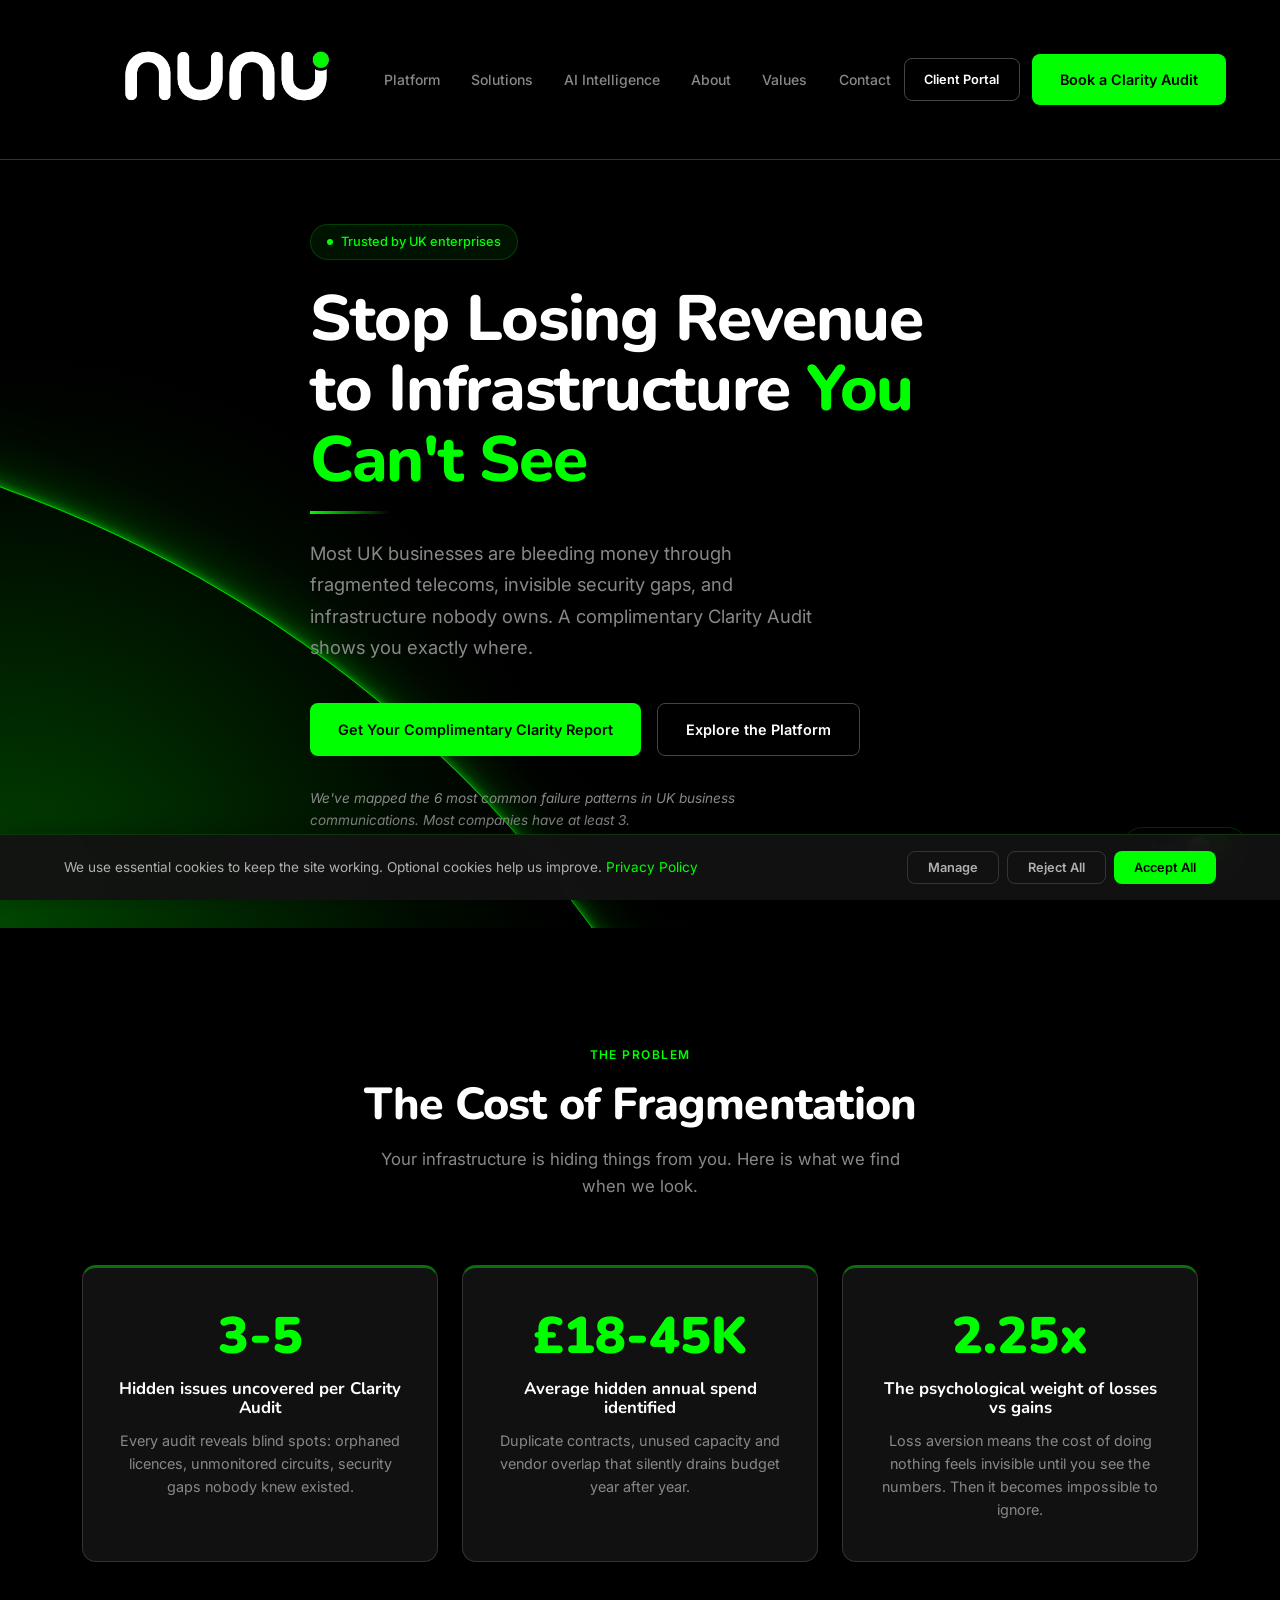
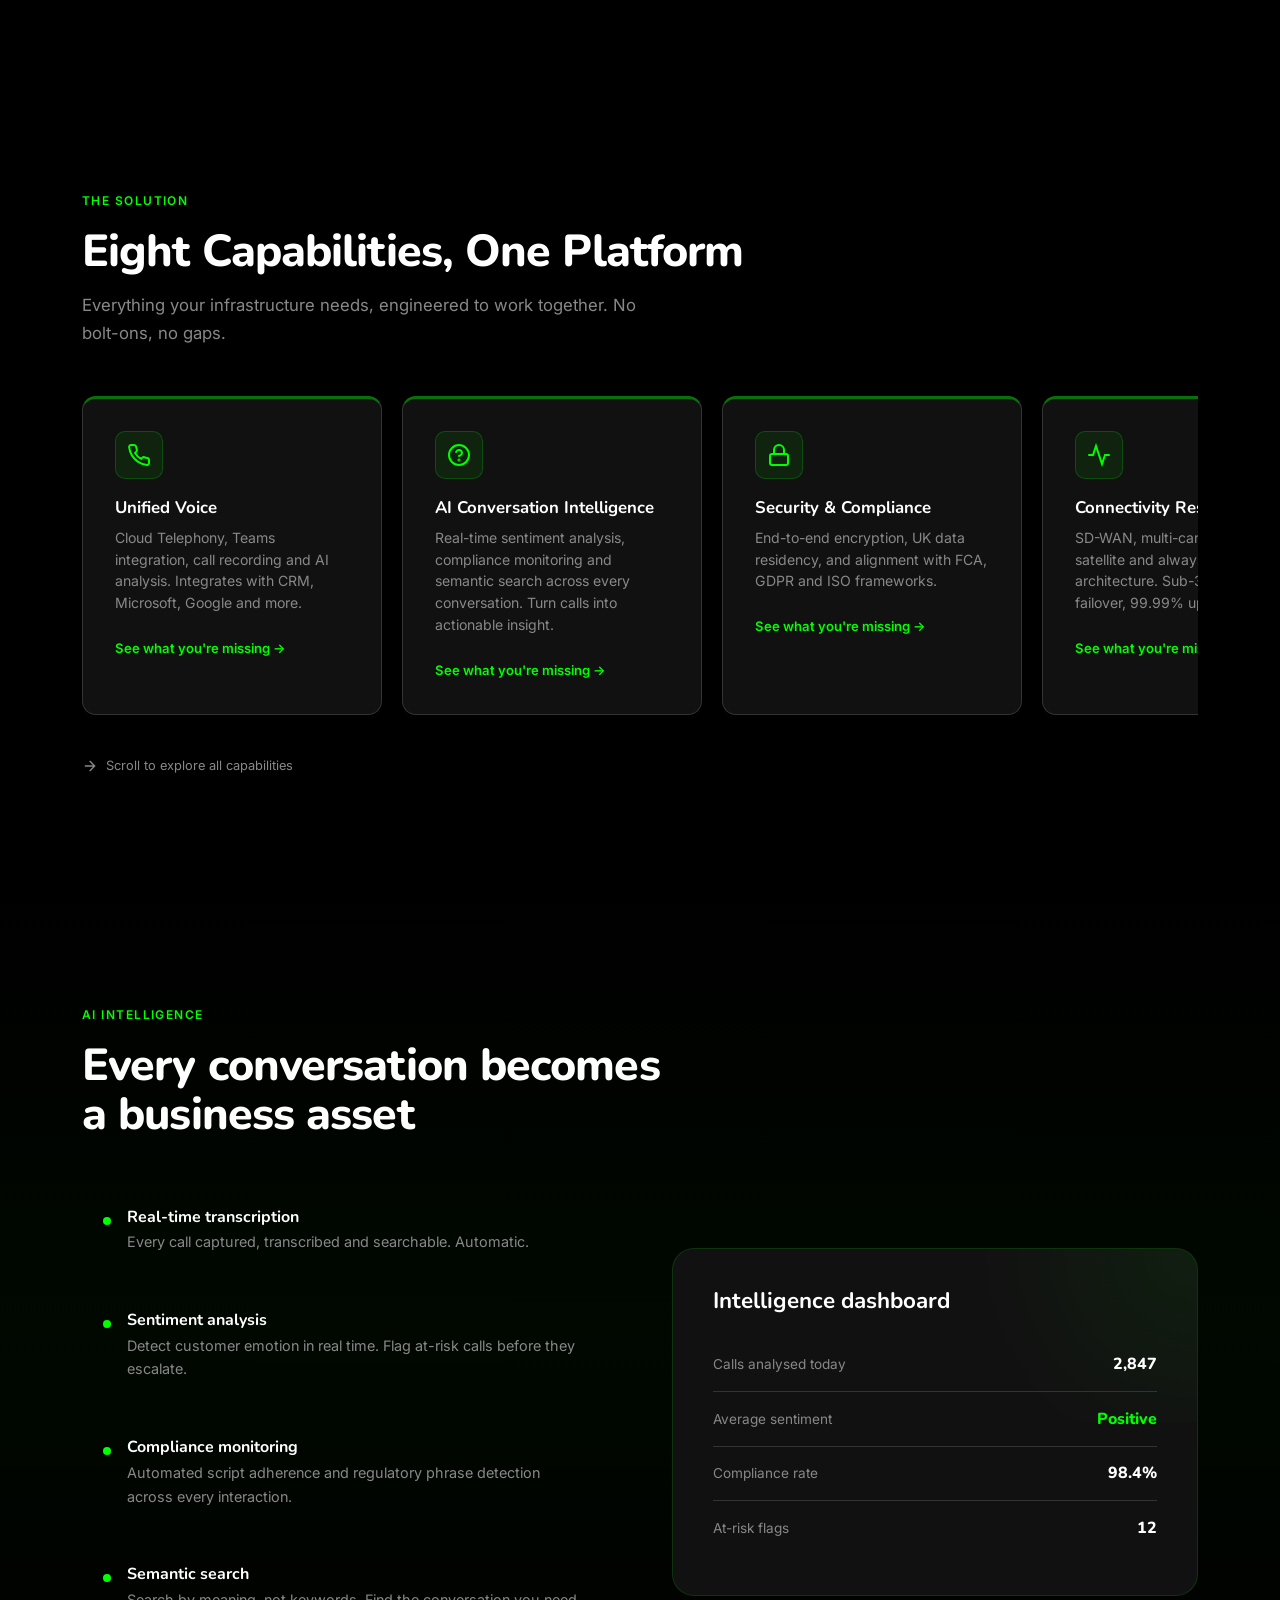
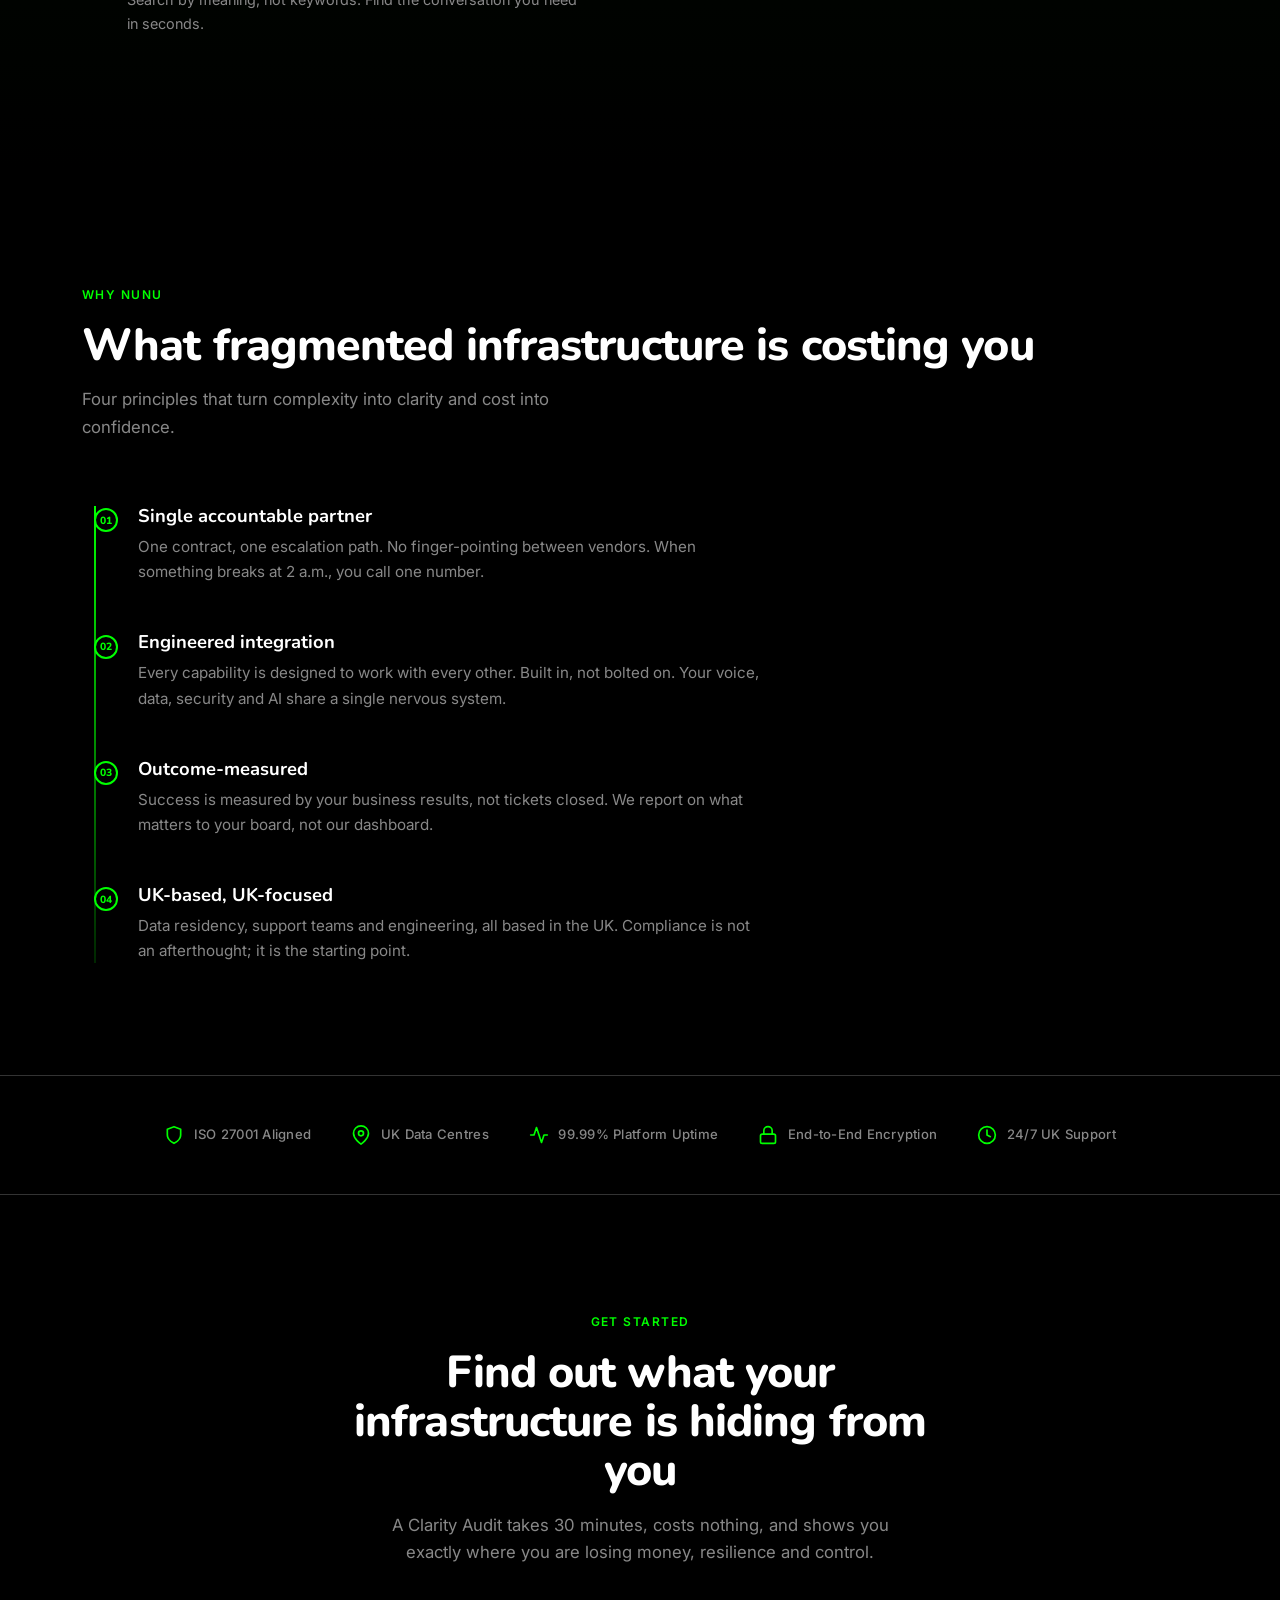
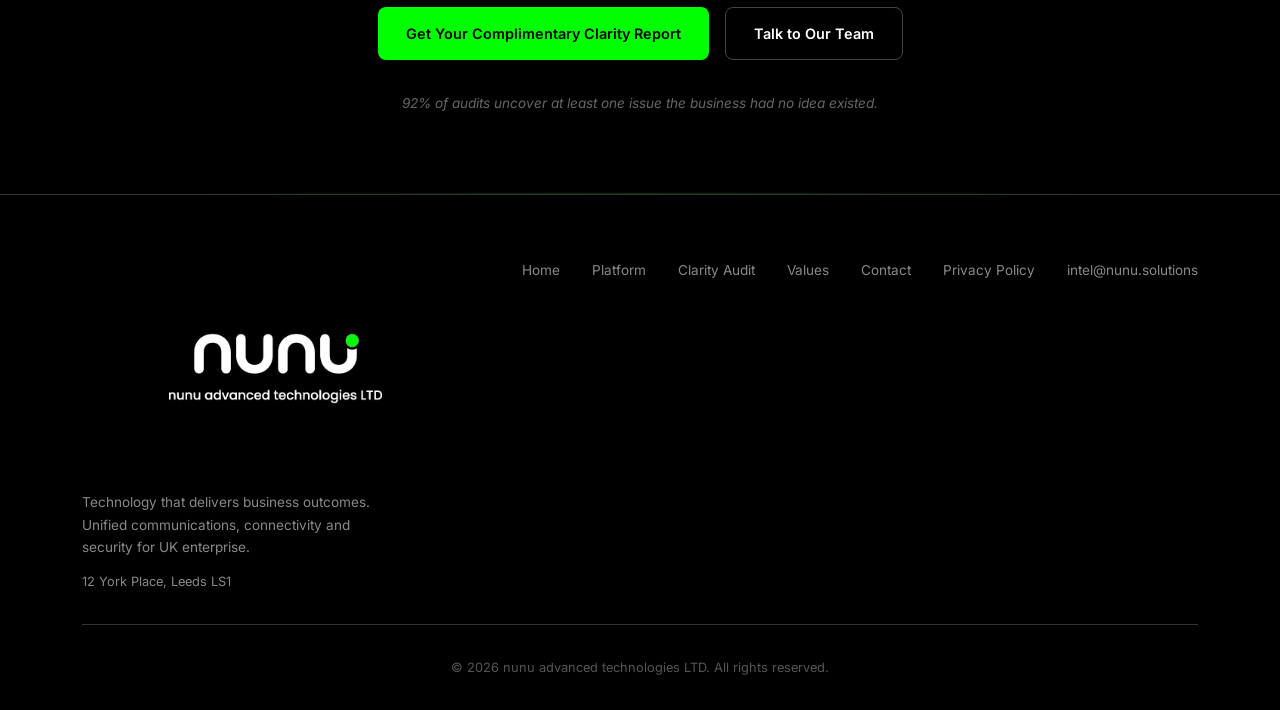
<file: index.html>
<!DOCTYPE html>
<html lang="en">
<head>
    <meta charset="UTF-8">
    <meta name="viewport" content="width=device-width, initial-scale=1.0">
    <title>Enterprise Communications Platform for UK Business | nunu</title>
    <link rel="icon" type="image/svg+xml" href="favicon.svg">
    <meta name="description" content="nunu unifies Cloud Telephony, connectivity, security, WhatsApp contact centre, CRM and AI into one managed platform. 99.99% uptime, UK data residency.">
    <link rel="canonical" href="https://nunu.solutions/">
    <meta property="og:type" content="website">
    <meta property="og:url" content="https://nunu.solutions/">
    <meta property="og:title" content="Enterprise Communications Platform for UK Business | nunu">
    <meta property="og:description" content="nunu unifies Cloud Telephony, connectivity, security, WhatsApp contact centre, CRM integration and AI into one managed platform. 99.99% uptime, UK data residency.">
    <meta property="og:image" content="https://nunu.solutions/nunu_Logo_High_Res_Asset.png">
    <meta name="twitter:card" content="summary_large_image">
    <meta name="twitter:title" content="Enterprise Communications Platform for UK Business | nunu">
    <meta name="twitter:description" content="nunu unifies voice, connectivity, security and AI into one managed platform. 99.99% uptime, UK data residency, 24/7 support.">
    <meta name="twitter:image" content="https://nunu.solutions/nunu_Logo_High_Res_Asset.png">
    <link rel="stylesheet" href="theme-toggle.css?v=12">
    <script>(function(){var t=localStorage.getItem('nunu-theme');if(t)document.documentElement.setAttribute('data-theme',t);})()</script>
    <link rel="preconnect" href="https://fonts.googleapis.com">
    <link rel="preconnect" href="https://fonts.gstatic.com" crossorigin>
    <link href="https://fonts.googleapis.com/css2?family=Nunito:wght@400;600;700;800;900&family=Inter:wght@300;400;500;600&display=swap" rel="stylesheet">
    <style>
        *, *::before, *::after { box-sizing: border-box; margin: 0; padding: 0; }

        :root {
            --black: #000000;
            --white: #FFFFFF;
            --green: #00FF00;
            --muted: #888888;
            --border: #333333;
            --card-bg: #111111;
            --font-display: 'Nunito', sans-serif;
            --font-body: 'Inter', sans-serif;
            --nav-h: 160px;
            --max: 1180px;
            --ease: cubic-bezier(0.25, 0.46, 0.45, 0.94);
        }

        html { scroll-behavior: smooth; overflow-x: hidden; }

        body {
            background: var(--black);
            color: var(--white);
            font-family: var(--font-body);
            font-size: 16px;
            line-height: 1.65;
            overflow-x: hidden;
            -webkit-font-smoothing: antialiased;
        }

        h1, h2, h3, h4 { font-family: var(--font-display); font-weight: 800; line-height: 1.1; }
        h1 { font-size: clamp(2.4rem, 5vw, 4rem); letter-spacing: -0.02em; }
        h2 { font-size: clamp(1.8rem, 3.5vw, 2.8rem); letter-spacing: -0.02em; }
        h3 { font-size: 1.2rem; font-weight: 700; }
        p { color: var(--muted); }
        a { text-decoration: none; color: inherit; }

        .eyebrow {
            display: inline-block;
            font-family: var(--font-body);
            font-size: 0.75rem;
            font-weight: 600;
            letter-spacing: 0.12em;
            text-transform: uppercase;
            color: var(--green);
            margin-bottom: 1rem;
        }

        .container { max-width: var(--max); margin: 0 auto; padding: 0 2rem; }

        .btn {
            display: inline-flex;
            align-items: center;
            gap: 0.5rem;
            font-family: var(--font-body);
            font-size: 0.9rem;
            font-weight: 600;
            padding: 0.85rem 1.75rem;
            border-radius: 8px;
            cursor: pointer;
            transition: background 0.2s var(--ease), box-shadow 0.2s var(--ease), transform 0.2s var(--ease), border-color 0.2s var(--ease), color 0.2s var(--ease);
            border: none;
            white-space: nowrap;
        }

        .btn-primary { background: var(--green); color: var(--black); }
        .btn-primary:hover, .btn-primary.active { background: #33ff33; box-shadow: 0 0 32px rgba(0,255,0,0.3); transform: translateY(-1px); }
        .btn-outline { background: transparent; color: var(--white); border: 1px solid #444; }
        .btn-outline:hover, .btn-outline.active { border-color: var(--green); color: var(--green); transform: translateY(-1px); }
        .btn:active { transform: scale(0.97); }

        /* REVEAL ANIMATIONS */
        .reveal { opacity: 0; transform: translateY(30px); transition: opacity 0.7s var(--ease), transform 0.7s var(--ease); }
        .reveal.visible { opacity: 1; transform: translateY(0); }
        .reveal-delay-1 { transition-delay: 0.1s; }
        .reveal-delay-2 { transition-delay: 0.2s; }
        .reveal-delay-3 { transition-delay: 0.3s; }

        /* CURSOR GLOW */
        .cursor-glow {
            position: fixed;
            width: 600px;
            height: 600px;
            border-radius: 50%;
            background: radial-gradient(circle, rgba(0,255,0,0.06) 0%, transparent 70%);
            pointer-events: none;
            z-index: 0;
            transform: translate(-50%, -50%);
            transition: opacity 0.3s;
            opacity: 0;
        }
        .cursor-glow.active { opacity: 1; }

        /* GLOBAL POLISH */
        ::selection { background: rgba(0,255,0,0.25); color: var(--white); }
        a:focus-visible, .btn:focus-visible, button:focus-visible, input:focus-visible, select:focus-visible, textarea:focus-visible {
            outline: 2px solid var(--green);
            outline-offset: 2px;
        }
        html { scrollbar-width: thin; scrollbar-color: rgba(0,255,0,0.3) transparent; }
        ::-webkit-scrollbar { width: 8px; }
        ::-webkit-scrollbar-track { background: transparent; }
        ::-webkit-scrollbar-thumb { background: rgba(0,255,0,0.3); border-radius: 4px; }
        ::-webkit-scrollbar-thumb:hover { background: rgba(0,255,0,0.5); }

        /* PAGE TRANSITIONS */
        body {
            animation: page-fade-in 0.4s var(--ease) both;
        }
        @keyframes page-fade-in {
            from { opacity: 0; }
            to { opacity: 1; }
        }
        body.page-leaving {
            animation: page-fade-out 0.25s var(--ease) both;
        }
        @keyframes page-fade-out {
            from { opacity: 1; }
            to { opacity: 0; }
        }

        /* NAV */
        nav {
            position: fixed;
            top: 0; left: 0; right: 0;
            z-index: 100;
            height: var(--nav-h);
            display: flex;
            align-items: center;
            background: rgba(0,0,0,0.92);
            backdrop-filter: blur(20px);
            -webkit-backdrop-filter: blur(20px);
            border-bottom: 1px solid var(--border);
        }
        .nav-inner {
            display: flex;
            align-items: center;
            justify-content: space-between;
            width: 100%;
            max-width: var(--max);
            margin: 0 auto;
            padding: 0 2rem;
        }
        .nav-logo img { height: 288px; width: auto; filter: brightness(0) invert(1); }
        .nav-links { display: flex; align-items: center; gap: 0.25rem; list-style: none; }
        .nav-links a {
            font-size: 0.875rem;
            font-weight: 500;
            color: var(--muted);
            padding: 0.5rem 0.85rem;
            border-radius: 6px;
            transition: color 0.2s, background 0.2s;
            white-space: nowrap;
        }
        .nav-links a:hover { color: var(--green); background: rgba(0,255,0,0.05); }
        .nav-actions { display: flex; align-items: center; gap: 0.75rem; }
        .nav-hamburger { display: none; flex-direction: column; gap: 5px; cursor: pointer; padding: 0.5rem; background: none; border: none; }
        .nav-hamburger span { display: block; width: 22px; height: 2px; background: var(--white); border-radius: 2px; transition: transform 0.3s var(--ease), opacity 0.3s var(--ease); }
        .nav-hamburger.active span:nth-child(1) { transform: rotate(45deg) translate(5px, 5px); }
        .nav-hamburger.active span:nth-child(2) { opacity: 0; }
        .nav-hamburger.active span:nth-child(3) { transform: rotate(-45deg) translate(5px, -5px); }
        .mobile-menu { position: fixed; inset: 0; z-index: 99; background: rgba(0,0,0,0.97); backdrop-filter: blur(20px); -webkit-backdrop-filter: blur(20px); display: flex; flex-direction: column; align-items: center; justify-content: center; gap: 0.5rem; opacity: 0; pointer-events: none; transition: opacity 0.3s var(--ease); }
        .mobile-menu.open { opacity: 1; pointer-events: auto; }
        .mobile-menu a { font-family: var(--font-display); font-size: 1.75rem; font-weight: 800; color: var(--white); padding: 0.5rem 1rem; transition: color 0.2s, transform 0.2s; transform: translateY(10px); opacity: 0; }
        .mobile-menu.open a { transform: translateY(0); opacity: 1; }
        .mobile-menu.open a:nth-child(1) { transition-delay: 0.05s; }
        .mobile-menu.open a:nth-child(2) { transition-delay: 0.1s; }
        .mobile-menu.open a:nth-child(3) { transition-delay: 0.15s; }
        .mobile-menu.open a:nth-child(4) { transition-delay: 0.2s; }
        .mobile-menu.open a:nth-child(5) { transition-delay: 0.25s; }
        .mobile-menu.open a:nth-child(6) { transition-delay: 0.3s; }
        .mobile-menu.open a:nth-child(7) { transition-delay: 0.35s; }
        .mobile-menu.open a:nth-child(8) { transition-delay: 0.4s; }
        .mobile-menu a:hover { color: var(--green); }
        .mobile-menu .btn { margin-top: 1rem; font-size: 1rem; padding: 1rem 2rem; }
        .mobile-close { position: absolute; top: 1.5rem; right: 1.5rem; background: none; border: none; color: var(--white); font-size: 2rem; cursor: pointer; line-height: 1; min-width: 44px; min-height: 44px; display: flex; align-items: center; justify-content: center; }

        @media (max-width: 1024px) {
            .nav-links a { font-size: 0.8rem; padding: 0.4rem 0.6rem; }
            .nav-actions .btn { font-size: 0.8rem; padding: 0.65rem 1.25rem; }
        }

        @media (max-width: 768px) {
            .nav-links { display: none; }
            .nav-actions .btn { display: none; }
            .nav-hamburger { display: flex; }
            .nav-logo img { height: 80px; }
            nav { --nav-h: 100px; }
            .hero, .page-hero { padding-top: calc(var(--nav-h) + 2rem); padding-bottom: 3rem; }
            .footer-logo img { height: 120px; }
            .hero-ctas { flex-direction: column; align-items: stretch; }
            .hero-ctas .btn { text-align: center; justify-content: center; }
            .trust-items { gap: 1.25rem; justify-content: center; }
            .trust-item { font-size: 0.75rem; }
            .nav-actions .btn-primary { font-size: 0.78rem; padding: 0.65rem 1rem; }
            .nav-actions .btn { font-size: 0.8rem; padding: 0.6rem 1rem; }
        }

        @media (prefers-reduced-motion: reduce) {
            *, *::before, *::after {
                animation-duration: 0.01ms !important;
                transition-duration: 0.01ms !important;
            }
            .cursor-glow { display: none !important; }
            .reveal { opacity: 1; transform: none; }
        }

        /* ========== HERO ========== */
        .hero {
            min-height: 100vh;
            display: flex;
            align-items: center;
            position: relative;
            overflow: hidden;
            padding: calc(var(--nav-h) + 4rem) 0 6rem;
            background: #000000;
        }
        .hero::before {
            content: '';
            position: absolute;
            inset: 0;
            z-index: 0;
            background: radial-gradient(circle 60vw at 0% 100%, rgba(0,255,0,0.28) 0%, rgba(0,150,0,0.08) 55%, transparent 75%);
        }
        .hero::after {
            content: '';
            position: absolute;
            bottom: -155vw;
            left: -130vw;
            width: 195vw;
            height: 195vw;
            border-radius: 50%;
            z-index: 0;
            box-shadow:
                0 -1px 0 rgba(0,255,0,0.7),
                0 -2px 6px rgba(0,255,0,0.4),
                0 -6px 18px rgba(0,255,0,0.25),
                0 -14px 50px rgba(0,255,0,0.12),
                0 -30px 100px rgba(0,255,0,0.05);
        }
        .hero-content {
            position: relative;
            z-index: 1;
            max-width: 660px;
        }
        .hero-content h1 {
            margin-bottom: 1.5rem;
        }
        .hero-content h1 span {
            color: var(--green);
        }
        .hero-badge {
            display: inline-flex;
            align-items: center;
            gap: 0.5rem;
            font-size: 0.8rem;
            font-weight: 500;
            color: var(--green);
            margin-bottom: 1.5rem;
            padding: 0.4rem 1rem;
            border: 1px solid rgba(0,255,0,0.2);
            border-radius: 100px;
            background: rgba(0,255,0,0.07);
        }
        .hero-badge::before {
            content: '';
            width: 6px;
            height: 6px;
            border-radius: 50%;
            background: var(--green);
        }
        .hero-sub {
            font-size: 1.15rem;
            color: var(--muted);
            margin-bottom: 2.5rem;
            line-height: 1.7;
            max-width: 520px;
        }
        .hero-ctas {
            display: flex;
            gap: 1rem;
            flex-wrap: wrap;
        }
        .hero-teaser {
            font-size: 0.85rem;
            color: var(--muted);
            margin-top: 2rem;
            max-width: 480px;
            line-height: 1.6;
            font-style: italic;
        }

        /* HERO ENTRANCE */
        @keyframes fade-slide-up {
            from { opacity: 0; transform: translateY(25px); }
            to { opacity: 1; transform: translateY(0); }
        }
        .hero-content > * {
            opacity: 0;
            animation: fade-slide-up 0.8s var(--ease) forwards;
        }
        .hero-content .hero-badge { animation-delay: 0.1s; }
        .hero-content h1 { animation-delay: 0.25s; }
        .hero-content .hero-sub { animation-delay: 0.4s; }
        .hero-content .hero-ctas { animation-delay: 0.55s; }
        .hero-content .hero-teaser { animation-delay: 0.7s; }

        .hero-content h1::after {
            content: '';
            display: block;
            width: 0;
            height: 3px;
            background: linear-gradient(90deg, var(--green), transparent);
            margin-top: 1rem;
            animation: accent-grow 1s var(--ease) 0.6s forwards;
        }
        @keyframes accent-grow {
            to { width: 80px; }
        }

        input:focus, textarea:focus, select:focus {
            border-color: var(--green);
            box-shadow: 0 0 20px rgba(0,255,0,0.15);
            outline: none;
        }

        /* ========== EVIDENCE CARDS ========== */
        .evidence {
            padding: 7rem 0;
            position: relative;
        }
        .evidence-header {
            text-align: center;
            margin-bottom: 4rem;
        }
        .evidence-header h2 {
            margin-bottom: 1rem;
        }
        .evidence-header p {
            max-width: 560px;
            margin: 0 auto;
            font-size: 1.05rem;
        }
        .evidence-grid {
            display: grid;
            grid-template-columns: repeat(3, 1fr);
            gap: 1.5rem;
        }
        .evidence-card {
            position: relative;
            overflow: hidden;
            background: var(--card-bg);
            border: 1px solid var(--border);
            border-top: 3px solid rgba(0,255,0,0.4);
            border-radius: 14px;
            padding: 2.5rem 2rem;
            text-align: center;
            transition: border-color 0.3s var(--ease), box-shadow 0.3s var(--ease), transform 0.3s var(--ease);
        }
        .evidence-card::before {
            content: '';
            position: absolute;
            inset: -1px;
            border-radius: 14px;
            padding: 1px;
            background: linear-gradient(135deg, transparent 40%, rgba(0,255,0,0.6) 50%, transparent 60%);
            background-size: 300% 300%;
            -webkit-mask: linear-gradient(#fff 0 0) content-box, linear-gradient(#fff 0 0);
            -webkit-mask-composite: xor;
            mask-composite: exclude;
            opacity: 0;
            transition: opacity 0.3s var(--ease);
            pointer-events: none;
        }
        .evidence-card:hover::before {
            opacity: 1;
            animation: border-glow 2s linear infinite;
        }
        @keyframes border-glow {
            0% { background-position: 0% 0%; }
            50% { background-position: 100% 100%; }
            100% { background-position: 0% 0%; }
        }
        .evidence-card:hover {
            border-top-color: var(--green);
            box-shadow: 0 0 40px rgba(0,255,0,0.15), inset 0 1px 0 rgba(255,255,255,0.03);
            transform: translateY(-3px);
            z-index: 2;
        }
        .evidence-number {
            font-family: var(--font-display);
            font-size: clamp(2.5rem, 4vw, 3.5rem);
            font-weight: 900;
            color: var(--green);
            line-height: 1;
            margin-bottom: 1rem;
            min-height: 3.5rem;
            display: flex;
            align-items: center;
            justify-content: center;
        }
        .evidence-card h3 {
            margin-bottom: 0.75rem;
            font-size: 1.05rem;
        }
        .evidence-card p {
            font-size: 0.9rem;
            line-height: 1.6;
        }

        @media (min-width: 769px) and (max-width: 1024px) {
            .evidence-grid { grid-template-columns: repeat(2, 1fr); }
        }
        @media (max-width: 768px) {
            .evidence-grid { grid-template-columns: 1fr; max-width: 400px; margin: 0 auto; }
        }

        /* ========== CAPABILITIES (HORIZONTAL SCROLL) ========== */
        .capabilities {
            padding: 7rem 0;
            position: relative;
        }
        .capabilities-header {
            margin-bottom: 3rem;
        }
        .capabilities-header h2 { margin-bottom: 1rem; }
        .capabilities-header p { max-width: 560px; font-size: 1.05rem; }

        .scroll-strip-wrapper {
            position: relative;
            margin: 0 -2rem;
            padding: 0 2rem;
        }
        .scroll-strip {
            display: flex;
            gap: 1.25rem;
            overflow-x: auto;
            scroll-snap-type: x mandatory;
            -webkit-overflow-scrolling: touch;
            padding-top: 6px;
            margin-top: -6px;
            padding-bottom: 1.5rem;
            scrollbar-width: thin;
            scrollbar-color: rgba(0,255,0,0.3) transparent;
        }
        .scroll-strip::-webkit-scrollbar { height: 6px; }
        .scroll-strip::-webkit-scrollbar-track { background: transparent; }
        .scroll-strip::-webkit-scrollbar-thumb { background: rgba(0,255,0,0.3); border-radius: 3px; }

        .cap-card {
            flex: 0 0 300px;
            scroll-snap-align: start;
            background: var(--card-bg);
            border: 1px solid var(--border);
            border-top: 3px solid rgba(0,255,0,0.4);
            border-radius: 14px;
            padding: 2rem;
            position: relative;
            overflow: hidden;
            transition: border-color 0.3s var(--ease), box-shadow 0.3s var(--ease), transform 0.3s var(--ease);
        }
        .cap-card::before {
            content: '';
            position: absolute;
            inset: -1px;
            border-radius: 14px;
            padding: 1px;
            background: linear-gradient(135deg, transparent 40%, rgba(0,255,0,0.6) 50%, transparent 60%);
            background-size: 300% 300%;
            -webkit-mask: linear-gradient(#fff 0 0) content-box, linear-gradient(#fff 0 0);
            -webkit-mask-composite: xor;
            mask-composite: exclude;
            opacity: 0;
            transition: opacity 0.3s var(--ease);
            pointer-events: none;
        }
        .cap-card:hover::before {
            opacity: 1;
            animation: border-glow 2s linear infinite;
        }
        .cap-link { position: static; }
        .cap-link::after {
            content: '';
            position: absolute;
            inset: 0;
            z-index: 1;
            border-radius: 14px;
        }
        .cap-card:hover {
            border-top-color: var(--green);
            box-shadow: 0 0 40px rgba(0,255,0,0.15), inset 0 1px 0 rgba(255,255,255,0.03);
            transform: translateY(-3px);
            position: relative;
            z-index: 2;
        }
        .cap-icon {
            width: 48px;
            height: 48px;
            display: flex;
            align-items: center;
            justify-content: center;
            border-radius: 10px;
            background: rgba(0,255,0,0.08);
            border: 1px solid rgba(0,255,0,0.2);
            margin-bottom: 1.25rem;
            color: var(--green);
        }
        .cap-card h3 { margin-bottom: 0.6rem; font-size: 1.05rem; }
        .cap-card p { font-size: 0.88rem; line-height: 1.55; margin-bottom: 1.25rem; }
        .cap-link {
            font-size: 0.82rem;
            font-weight: 600;
            color: var(--green);
            transition: opacity 0.2s;
        }
        .cap-link:hover { opacity: 0.8; }

        .scroll-hint {
            display: flex;
            align-items: center;
            gap: 0.5rem;
            margin-top: 1rem;
            font-size: 0.8rem;
            color: var(--muted);
        }
        .scroll-hint svg { animation: nudge 1.5s ease-in-out infinite; }
        @keyframes nudge {
            0%, 100% { transform: translateX(0); }
            50% { transform: translateX(6px); }
        }

        /* ========== AI INTELLIGENCE ========== */
        .ai-section {
            padding: 7rem 0;
            background: linear-gradient(180deg, var(--black) 0%, rgba(0,255,0,0.03) 50%, var(--black) 100%);
        }
        .ai-grid {
            display: grid;
            grid-template-columns: 1fr 1fr;
            gap: 4rem;
            align-items: center;
            margin-top: 3rem;
        }
        .ai-features { display: flex; flex-direction: column; gap: 1rem; }
        .ai-feature {
            display: flex;
            align-items: flex-start;
            gap: 1rem;
            padding: 1.25rem;
            border-radius: 14px;
            border: 1px solid transparent;
            transition: all 0.3s var(--ease);
        }
        .ai-feature:hover {
            background: rgba(255,255,255,0.04);
            border-color: rgba(255,255,255,0.08);
        }
        .ai-dot {
            flex-shrink: 0;
            width: 8px;
            height: 8px;
            border-radius: 50%;
            background: var(--green);
            margin-top: 0.5rem;
        }
        .ai-feature h4 { font-size: 1rem; font-weight: 700; margin-bottom: 0.25rem; }
        .ai-feature p { font-size: 0.9rem; }
        .ai-visual {
            background: var(--card-bg);
            border: 1px solid rgba(0,255,0,0.15);
            border-radius: 22px;
            padding: 2.5rem;
            position: relative;
            overflow: hidden;
        }
        .ai-visual::before {
            content: '';
            position: absolute;
            top: -50%;
            right: -50%;
            width: 100%;
            height: 100%;
            background: radial-gradient(circle, rgba(0,255,0,0.06) 0%, transparent 70%);
        }
        .ai-visual-inner { position: relative; z-index: 1; }
        .ai-visual h3 { font-size: 1.4rem; margin-bottom: 1.5rem; }
        .ai-metric {
            display: flex;
            justify-content: space-between;
            align-items: center;
            padding: 0.85rem 0;
            border-bottom: 1px solid var(--border);
        }
        .ai-metric:last-child { border-bottom: none; }
        .ai-metric-label { font-size: 0.85rem; color: var(--muted); }
        .ai-metric-val { font-family: var(--font-display); font-weight: 800; color: var(--white); }
        @media (max-width: 768px) { .ai-grid { grid-template-columns: 1fr; } }

        /* ========== WHY NUNU (TIMELINE) ========== */
        .why-section {
            padding: 7rem 0;
            position: relative;
        }
        .why-header {
            margin-bottom: 4rem;
        }
        .why-header h2 { margin-bottom: 1rem; }
        .why-header p { max-width: 560px; font-size: 1.05rem; }

        .timeline {
            position: relative;
            padding-left: 3.5rem;
            max-width: 680px;
        }
        .timeline::before {
            content: '';
            position: absolute;
            left: 0.75rem;
            top: 0;
            bottom: 0;
            width: 2px;
            background: linear-gradient(to bottom, var(--green), rgba(0,255,0,0.15));
        }
        .timeline-item {
            position: relative;
            padding-bottom: 3rem;
        }
        .timeline-item:last-child { padding-bottom: 0; }

        .timeline-dot {
            position: absolute;
            left: -2.75rem;
            top: 0.15rem;
            width: 1.5rem;
            height: 1.5rem;
            border-radius: 50%;
            background: var(--black);
            border: 2px solid var(--green);
            display: flex;
            align-items: center;
            justify-content: center;
            font-family: var(--font-display);
            font-size: 0.65rem;
            font-weight: 800;
            color: var(--green);
            z-index: 1;
        }
        .timeline-item h4 {
            font-size: 1.15rem;
            font-weight: 700;
            margin-bottom: 0.5rem;
        }
        .timeline-item p {
            font-size: 0.95rem;
            line-height: 1.65;
        }

        /* TRUST STRIP */
        .trust-strip {
            padding: 3rem 0;
            border-top: 1px solid var(--border);
            border-bottom: 1px solid var(--border);
        }
        .trust-items {
            display: flex;
            justify-content: center;
            align-items: center;
            gap: 2.5rem;
            flex-wrap: wrap;
        }
        .trust-item {
            display: flex;
            align-items: center;
            gap: 0.6rem;
            color: var(--muted);
            font-size: 0.82rem;
            font-weight: 500;
            letter-spacing: 0.02em;
            transition: color 0.2s;
        }
        .trust-item svg { color: var(--green); flex-shrink: 0; }
        .trust-item:hover { color: var(--white); }

        /* ========== CTA ========== */
        .cta-section {
            padding: 7rem 0 5rem;
            text-align: center;
            position: relative;
        }
        .cta-section::before {
            content: '';
            position: absolute;
            bottom: 0;
            left: 50%;
            transform: translateX(-50%);
            width: 80vw;
            height: 1px;
            background: linear-gradient(90deg, transparent, rgba(0,255,0,0.2), transparent);
        }
        .cta-section h2 {
            margin-bottom: 1rem;
            max-width: 640px;
            margin-left: auto;
            margin-right: auto;
        }
        .cta-section .cta-sub {
            font-size: 1.05rem;
            max-width: 520px;
            margin: 0 auto 2.5rem;
        }
        .cta-buttons {
            display: flex;
            gap: 1rem;
            justify-content: center;
            flex-wrap: wrap;
            margin-bottom: 2rem;
        }
        .cta-teaser {
            font-size: 0.85rem;
            color: #666;
            font-style: italic;
        }

        /* ========== FOOTER ========== */
        footer {
            padding: 4rem 0 2rem;
            border-top: 1px solid var(--border);
        }
        .footer-inner {
            display: flex;
            align-items: flex-start;
            justify-content: space-between;
            flex-wrap: wrap;
            gap: 2rem;
        }
        .footer-logo img {
            height: 216px;
            width: auto;
            margin-bottom: 1rem;
            display: block;
            filter: brightness(0) invert(1);
        }
        @media (max-width: 768px) {
            .footer-logo img { height: 80px; }
        }
        .footer-links {
            display: flex;
            gap: 2rem;
            flex-wrap: wrap;
        }
        .footer-links a {
            font-size: 0.85rem;
            color: var(--muted);
            transition: color 0.2s;
        }
        .footer-links a:hover { color: var(--white); }
        .footer-copy {
            width: 100%;
            text-align: center;
            padding-top: 2rem;
            margin-top: 2rem;
            border-top: 1px solid var(--border);
            font-size: 0.8rem;
            color: #555;
        }

        /* ========== RESPONSIVE ========== */
        @media (max-width: 768px) {
            .hero-content h1 { font-size: clamp(1.8rem, 6vw, 2.4rem); }
            .hero-sub { font-size: 1rem; }
            .hero { min-height: auto; }
            .hero::before { background: radial-gradient(circle 60vw at 0% 100%, rgba(0,255,0,0.15) 0%, rgba(0,150,0,0.05) 55%, transparent 75%); }
            .hero::after { box-shadow: 0 -1px 0 rgba(0,255,0,0.5), 0 -2px 6px rgba(0,255,0,0.25), 0 -6px 18px rgba(0,255,0,0.12), 0 -14px 50px rgba(0,255,0,0.06); }
            .hero-teaser { color: #b0b0b0; }
            .timeline { padding-left: 2.5rem; }
            .timeline-dot { left: -1.85rem; width: 1.25rem; height: 1.25rem; font-size: 0.55rem; }
            .cta-section h2 { font-size: clamp(1.4rem, 4vw, 2rem); }
            .cta-section { text-align: center; }
        }

        .back-to-top {
            position: fixed;
            bottom: 2rem;
            right: 2rem;
            width: 44px;
            height: 44px;
            border-radius: 50%;
            background: var(--card-bg);
            border: 1px solid var(--border);
            color: var(--green);
            display: flex;
            align-items: center;
            justify-content: center;
            cursor: pointer;
            opacity: 0;
            pointer-events: none;
            transition: opacity 0.3s var(--ease), box-shadow 0.3s var(--ease), transform 0.3s var(--ease);
            z-index: 50;
        }
        .back-to-top.visible { opacity: 1; pointer-events: auto; }
        .back-to-top:hover { box-shadow: 0 0 20px rgba(0,255,0,0.2); border-color: var(--green); transform: translateY(-2px); }

        /* MOBILE: Footer links touch targets */
        @media (max-width: 768px) {
            .footer-links a { padding: 0.5rem 0; display: inline-block; min-height: 44px; line-height: 44px; }
        }

        /* SMALL SCREEN: Container padding */
        @media (max-width: 375px) {
            .container { padding: 0 1rem; }
        }
    </style>
    <script type="application/ld+json">
    {
        "@context": "https://schema.org",
        "@type": "Organization",
        "name": "nunu advanced technologies LTD",
        "url": "https://nunu.solutions",
        "logo": "https://nunu.solutions/nunu_Logo_High_Res_Asset.png",
        "description": "Enterprise communications platform unifying Cloud Telephony, connectivity, security, WhatsApp contact centre, CRM integration and AI for UK businesses.",
        "address": {
            "@type": "PostalAddress",
            "streetAddress": "12 York Place",
            "addressLocality": "Leeds",
            "postalCode": "LS1",
            "addressCountry": "GB"
        },
        "contactPoint": {
            "@type": "ContactPoint",
            "contactType": "sales",
            "email": "intel@nunu.solutions",
            "areaServed": "GB",
            "availableLanguage": "English"
        }
    }
    </script>
    <script type="application/ld+json">
    {
        "@context": "https://schema.org",
        "@type": "Organization",
        "name": "nunu advanced technologies LTD",
        "url": "https://nunu.solutions",
        "logo": "https://nunu.solutions/nunu_Logo_High_Res_Asset.png",
        "description": "Unified communications, connectivity, security and AI platform for UK enterprise.",
        "address": {
            "@type": "PostalAddress",
            "streetAddress": "12 York Place",
            "addressLocality": "Leeds",
            "postalCode": "LS1",
            "addressCountry": "GB"
        },
        "email": "intel@nunu.solutions",
        "telephone": "0330 000 0000"
    }
    </script>
</head>
<body>
<a class="skip-link" href="#main">Skip to content</a>
<div class="cursor-glow" id="cursor-glow"></div>

<!-- NAV -->
<nav>
    <div class="nav-inner">
        <a class="nav-logo" href="index.html">
            <img src="nunu_Logo_High_Res_Asset.png" alt="nunu" decoding="async">
        </a>
        <ul class="nav-links">
            <li><a href="platform.html">Platform</a></li>
            <li><a href="#solutions">Solutions</a></li>
            <li><a href="#ai-intelligence">AI Intelligence</a></li>
            <li><a href="#about">About</a></li>
            <li><a href="values.html">Values</a></li>
            <li><a href="contact-us.html">Contact</a></li>
        </ul>
        <div class="nav-actions">
            <a class="btn btn-outline" href="portal.html" style="font-size:0.8rem; padding:0.6rem 1.2rem;">Client Portal</a>
            <a class="btn btn-primary" href="clarity-audit.html">Book a Clarity Audit</a>
            <button class="nav-hamburger" id="hamburger" aria-label="Open menu">
                <span></span><span></span><span></span>
            </button>
        </div>
    </div>
</nav>

<!-- MOBILE MENU -->
<div class="mobile-menu" id="mobile-menu">
    <button class="mobile-close" id="mobile-close" aria-label="Close menu">&#215;</button>
    <a href="platform.html">Platform</a>
    <a href="#solutions">Solutions</a>
    <a href="#ai-intelligence">AI Intelligence</a>
    <a href="#about">About</a>
    <a href="values.html">Values</a>
    <a href="contact-us.html">Contact</a>
    <a href="portal.html">Client Portal</a>
    <a class="btn btn-primary" href="clarity-audit.html">Book a Clarity Audit</a>
</div>

<main id="main">

<!-- HERO -->
<section class="hero">
    <div class="container">
        <div class="hero-content">
            <div class="hero-badge">Trusted by UK enterprises</div>
            <h1>Stop Losing Revenue to Infrastructure <span>You Can't See</span></h1>
            <p class="hero-sub">Most UK businesses are bleeding money through fragmented telecoms, invisible security gaps, and infrastructure nobody owns. A complimentary Clarity Audit shows you exactly where.</p>
            <div class="hero-ctas">
                <a href="clarity-audit.html" class="btn btn-primary">Get Your Complimentary Clarity Report</a>
                <a href="platform.html" class="btn btn-outline">Explore the Platform</a>
            </div>
            <p class="hero-teaser">We've mapped the 6 most common failure patterns in UK business communications. Most companies have at least 3.</p>
        </div>
    </div>
</section>

<!-- EVIDENCE CARDS -->
<section class="evidence">
    <div class="container">
        <div class="evidence-header reveal">
            <span class="eyebrow">The Problem</span>
            <h2>The Cost of Fragmentation</h2>
            <p>Your infrastructure is hiding things from you. Here is what we find when we look.</p>
        </div>
        <div class="evidence-grid">
            <div class="evidence-card reveal reveal-delay-1">
                <div class="evidence-number" data-target="3-5" data-prefix="" data-suffix="">
                    <span class="count-display">0</span>
                </div>
                <h3>Hidden issues uncovered per Clarity Audit</h3>
                <p>Every audit reveals blind spots: orphaned licences, unmonitored circuits, security gaps nobody knew existed.</p>
            </div>
            <div class="evidence-card reveal reveal-delay-2">
                <div class="evidence-number" data-target="18-45" data-prefix="&pound;" data-suffix="K">
                    <span class="count-display">&pound;0K</span>
                </div>
                <h3>Average hidden annual spend identified</h3>
                <p>Duplicate contracts, unused capacity and vendor overlap that silently drains budget year after year.</p>
            </div>
            <div class="evidence-card reveal reveal-delay-3">
                <div class="evidence-number" data-target="2.25" data-prefix="" data-suffix="x">
                    <span class="count-display">0x</span>
                </div>
                <h3>The psychological weight of losses vs gains</h3>
                <p>Loss aversion means the cost of doing nothing feels invisible until you see the numbers. Then it becomes impossible to ignore.</p>
            </div>
        </div>
    </div>
</section>

<!-- CAPABILITIES (HORIZONTAL SCROLL) -->
<section class="capabilities" id="solutions">
    <div class="container">
        <div class="capabilities-header reveal">
            <span class="eyebrow">The Solution</span>
            <h2>Eight Capabilities, One Platform</h2>
            <p>Everything your infrastructure needs, engineered to work together. No bolt-ons, no gaps.</p>
        </div>
    </div>
    <div class="container">
        <div class="scroll-strip-wrapper">
            <div class="scroll-strip">

                <div class="cap-card">
                    <div class="cap-icon">
                        <svg width="24" height="24" viewBox="0 0 24 24" fill="none" stroke="currentColor" stroke-width="2" stroke-linecap="round"><path d="M22 16.92v3a2 2 0 01-2.18 2 19.79 19.79 0 01-8.63-3.07 19.5 19.5 0 01-6-6A19.79 19.79 0 012.12 4.18 2 2 0 014.11 2h3a2 2 0 012 1.72c.127.96.362 1.903.7 2.81a2 2 0 01-.45 2.11L8.09 9.91a16 16 0 006 6l1.27-1.27a2 2 0 012.11-.45c.907.338 1.85.573 2.81.7A2 2 0 0122 16.92z"/></svg>
                    </div>
                    <h3>Unified Voice</h3>
                    <p>Cloud Telephony, Teams integration, call recording and AI analysis. Integrates with CRM, Microsoft, Google and more.</p>
                    <a href="platform.html#voice" class="cap-link">See what you're missing &rarr;</a>
                </div>

                <div class="cap-card">
                    <div class="cap-icon">
                        <svg width="24" height="24" viewBox="0 0 24 24" fill="none" stroke="currentColor" stroke-width="2" stroke-linecap="round"><circle cx="12" cy="12" r="10"/><path d="M9.09 9a3 3 0 015.83 1c0 2-3 3-3 3"/><circle cx="12" cy="17" r=".5"/></svg>
                    </div>
                    <h3>AI Conversation Intelligence</h3>
                    <p>Real-time sentiment analysis, compliance monitoring and semantic search across every conversation. Turn calls into actionable insight.</p>
                    <a href="platform.html#ai" class="cap-link">See what you're missing &rarr;</a>
                </div>

                <div class="cap-card">
                    <div class="cap-icon">
                        <svg width="24" height="24" viewBox="0 0 24 24" fill="none" stroke="currentColor" stroke-width="2" stroke-linecap="round"><rect x="3" y="11" width="18" height="11" rx="2" ry="2"/><path d="M7 11V7a5 5 0 0110 0v4"/></svg>
                    </div>
                    <h3>Security &amp; Compliance</h3>
                    <p>End-to-end encryption, UK data residency, and alignment with FCA, GDPR and ISO frameworks.</p>
                    <a href="platform.html#security" class="cap-link">See what you're missing &rarr;</a>
                </div>

                <div class="cap-card">
                    <div class="cap-icon">
                        <svg width="24" height="24" viewBox="0 0 24 24" fill="none" stroke="currentColor" stroke-width="2" stroke-linecap="round"><path d="M22 12h-4l-3 9L9 3l-3 9H2"/></svg>
                    </div>
                    <h3>Connectivity Resilience</h3>
                    <p>SD-WAN, multi-carrier failover, satellite and always-on architecture. Sub-30-second failover, 99.99% uptime SLA.</p>
                    <a href="platform.html#connectivity" class="cap-link">See what you're missing &rarr;</a>
                </div>

                <div class="cap-card">
                    <div class="cap-icon">
                        <svg width="24" height="24" viewBox="0 0 24 24" fill="none" stroke="currentColor" stroke-width="2" stroke-linecap="round"><path d="M21 15a2 2 0 01-2 2H7l-4 4V5a2 2 0 012-2h14a2 2 0 012 2z"/></svg>
                    </div>
                    <h3>Contact Centre</h3>
                    <p>Omnichannel routing across voice, email, chat, SMS, WhatsApp and social with intelligent distribution.</p>
                    <a href="platform.html#contact-centre" class="cap-link">See what you're missing &rarr;</a>
                </div>

                <div class="cap-card">
                    <div class="cap-icon">
                        <svg width="24" height="24" viewBox="0 0 24 24" fill="none" stroke="currentColor" stroke-width="2" stroke-linecap="round"><path d="M14.7 6.3a1 1 0 000 1.4l1.6 1.6a1 1 0 001.4 0l3.77-3.77a6 6 0 01-7.94 7.94l-6.91 6.91a2.12 2.12 0 01-3-3l6.91-6.91a6 6 0 017.94-7.94l-3.76 3.76z"/></svg>
                    </div>
                    <h3>Operational Support</h3>
                    <p>24/7 proactive monitoring, named engineers, and SLA-backed resolution from a UK team.</p>
                    <a href="platform.html#support" class="cap-link">See what you're missing &rarr;</a>
                </div>

                <div class="cap-card">
                    <div class="cap-icon">
                        <svg width="24" height="24" viewBox="0 0 24 24" fill="none" stroke="currentColor" stroke-width="2" stroke-linecap="round"><ellipse cx="12" cy="5" rx="9" ry="3"/><path d="M21 12c0 1.66-4 3-9 3s-9-1.34-9-3"/><path d="M3 5v14c0 1.66 4 3 9 3s9-1.34 9-3V5"/></svg>
                    </div>
                    <h3>Organisational Memory</h3>
                    <p>Your business history across multiple data sets — CRM, ERP, accounting — captured, structured and searchable with AI.</p>
                    <a href="platform.html#memory" class="cap-link">See what you're missing &rarr;</a>
                </div>

                <div class="cap-card">
                    <div class="cap-icon">
                        <svg width="24" height="24" viewBox="0 0 24 24" fill="none" stroke="currentColor" stroke-width="2" stroke-linecap="round"><rect x="2" y="3" width="20" height="14" rx="2"/><line x1="8" y1="21" x2="16" y2="21"/><line x1="12" y1="17" x2="12" y2="21"/></svg>
                    </div>
                    <h3>Structural Reliability Engineering</h3>
                    <p>Structured cabling, switching, data centre design and power management. The physical foundation for digital resilience.</p>
                    <a href="platform.html#infrastructure" class="cap-link">See what you're missing &rarr;</a>
                </div>

            </div>
            <div class="scroll-hint">
                <svg width="16" height="16" viewBox="0 0 24 24" fill="none" stroke="currentColor" stroke-width="2" stroke-linecap="round"><path d="M5 12h14M12 5l7 7-7 7"/></svg>
                Scroll to explore all capabilities
            </div>
        </div>
    </div>
</section>

<!-- AI INTELLIGENCE -->
<section class="ai-section" id="ai-intelligence">
    <div class="container">
        <span class="eyebrow">AI Intelligence</span>
        <h2>Every conversation becomes<br>a business asset</h2>
        <div class="ai-grid">
            <div class="ai-features reveal">
                <div class="ai-feature">
                    <div class="ai-dot"></div>
                    <div>
                        <h4>Real-time transcription</h4>
                        <p>Every call captured, transcribed and searchable. Automatic.</p>
                    </div>
                </div>
                <div class="ai-feature">
                    <div class="ai-dot"></div>
                    <div>
                        <h4>Sentiment analysis</h4>
                        <p>Detect customer emotion in real time. Flag at-risk calls before they escalate.</p>
                    </div>
                </div>
                <div class="ai-feature">
                    <div class="ai-dot"></div>
                    <div>
                        <h4>Compliance monitoring</h4>
                        <p>Automated script adherence and regulatory phrase detection across every interaction.</p>
                    </div>
                </div>
                <div class="ai-feature">
                    <div class="ai-dot"></div>
                    <div>
                        <h4>Semantic search</h4>
                        <p>Search by meaning, not keywords. Find the conversation you need in seconds.</p>
                    </div>
                </div>
            </div>
            <div class="ai-visual reveal">
                <div class="ai-visual-inner">
                    <h3>Intelligence dashboard</h3>
                    <div class="ai-metric">
                        <span class="ai-metric-label">Calls analysed today</span>
                        <span class="ai-metric-val">2,847</span>
                    </div>
                    <div class="ai-metric">
                        <span class="ai-metric-label">Average sentiment</span>
                        <span class="ai-metric-val" style="color: var(--green);">Positive</span>
                    </div>
                    <div class="ai-metric">
                        <span class="ai-metric-label">Compliance rate</span>
                        <span class="ai-metric-val">98.4%</span>
                    </div>
                    <div class="ai-metric">
                        <span class="ai-metric-label">At-risk flags</span>
                        <span class="ai-metric-val">12</span>
                    </div>
                </div>
            </div>
        </div>
    </div>
</section>

<!-- WHY NUNU (TIMELINE) -->
<section class="why-section" id="about">
    <div class="container">
        <div class="why-header reveal">
            <span class="eyebrow">Why nunu</span>
            <h2>What fragmented infrastructure is costing you</h2>
            <p>Four principles that turn complexity into clarity and cost into confidence.</p>
        </div>
        <div class="timeline">
            <div class="timeline-item reveal">
                <div class="timeline-dot">01</div>
                <h4>Single accountable partner</h4>
                <p>One contract, one escalation path. No finger-pointing between vendors. When something breaks at 2 a.m., you call one number.</p>
            </div>
            <div class="timeline-item reveal">
                <div class="timeline-dot">02</div>
                <h4>Engineered integration</h4>
                <p>Every capability is designed to work with every other. Built in, not bolted on. Your voice, data, security and AI share a single nervous system.</p>
            </div>
            <div class="timeline-item reveal">
                <div class="timeline-dot">03</div>
                <h4>Outcome-measured</h4>
                <p>Success is measured by your business results, not tickets closed. We report on what matters to your board, not our dashboard.</p>
            </div>
            <div class="timeline-item reveal">
                <div class="timeline-dot">04</div>
                <h4>UK-based, UK-focused</h4>
                <p>Data residency, support teams and engineering, all based in the UK. Compliance is not an afterthought; it is the starting point.</p>
            </div>
        </div>
    </div>
</section>

<!-- TRUST STRIP -->
<section class="trust-strip">
    <div class="container">
        <div class="trust-items">
            <div class="trust-item">
                <svg width="20" height="20" viewBox="0 0 24 24" fill="none" stroke="currentColor" stroke-width="2" stroke-linecap="round" stroke-linejoin="round"><path d="M12 22s8-4 8-10V5l-8-3-8 3v7c0 6 8 10 8 10z"/></svg>
                <span>ISO 27001 Aligned</span>
            </div>
            <div class="trust-item">
                <svg width="20" height="20" viewBox="0 0 24 24" fill="none" stroke="currentColor" stroke-width="2" stroke-linecap="round" stroke-linejoin="round"><path d="M21 10c0 7-9 13-9 13s-9-6-9-13a9 9 0 0118 0z"/><circle cx="12" cy="10" r="3"/></svg>
                <span>UK Data Centres</span>
            </div>
            <div class="trust-item">
                <svg width="20" height="20" viewBox="0 0 24 24" fill="none" stroke="currentColor" stroke-width="2" stroke-linecap="round" stroke-linejoin="round"><polyline points="22 12 18 12 15 21 9 3 6 12 2 12"/></svg>
                <span>99.99% Platform Uptime</span>
            </div>
            <div class="trust-item">
                <svg width="20" height="20" viewBox="0 0 24 24" fill="none" stroke="currentColor" stroke-width="2" stroke-linecap="round" stroke-linejoin="round"><rect x="3" y="11" width="18" height="11" rx="2" ry="2"/><path d="M7 11V7a5 5 0 0110 0v4"/></svg>
                <span>End-to-End Encryption</span>
            </div>
            <div class="trust-item">
                <svg width="20" height="20" viewBox="0 0 24 24" fill="none" stroke="currentColor" stroke-width="2" stroke-linecap="round" stroke-linejoin="round"><circle cx="12" cy="12" r="10"/><polyline points="12 6 12 12 16 14"/></svg>
                <span>24/7 UK Support</span>
            </div>
        </div>
    </div>
</section>

<!-- CTA -->
<section class="cta-section">
    <div class="container">
        <div class="reveal">
            <span class="eyebrow">Get started</span>
            <h2>Find out what your infrastructure is hiding from you</h2>
            <p class="cta-sub">A Clarity Audit takes 30 minutes, costs nothing, and shows you exactly where you are losing money, resilience and control.</p>
            <div class="cta-buttons">
                <a href="clarity-audit.html" class="btn btn-primary">Get Your Complimentary Clarity Report</a>
                <a href="contact-us.html" class="btn btn-outline">Talk to Our Team</a>
            </div>
            <p class="cta-teaser">92% of audits uncover at least one issue the business had no idea existed.</p>
        </div>
    </div>
</section>

</main>

<!-- FOOTER -->
<footer>
    <div class="container">
        <div class="footer-inner">
            <div>
                <div class="footer-logo">
                    <img src="nunu_Full_Logo.png" alt="nunu advanced technologies LTD" loading="lazy" decoding="async">
                </div>
                <p style="font-size: 0.85rem; color: var(--muted); max-width: 300px;">Technology that delivers business outcomes. Unified communications, connectivity and security for UK enterprise.</p>
                <p style="font-size: 0.8rem; color: var(--muted); margin-top: 0.75rem;">12 York Place, Leeds LS1</p>
            </div>
            <div class="footer-links">
                <a href="index.html">Home</a>
                <a href="platform.html">Platform</a>
                <a href="clarity-audit.html">Clarity Audit</a>
                <a href="values.html">Values</a>
                <a href="contact-us.html">Contact</a>
                <a href="privacy.html">Privacy Policy</a>
                <a href="mailto:intel@nunu.solutions" aria-label="Email nunu">intel@nunu.solutions</a>
            </div>
        </div>
        <div class="footer-copy">
            &copy; 2026 nunu advanced technologies LTD. All rights reserved.
        </div>
    </div>
</footer>

<!-- JAVASCRIPT -->
<script>
(function(){
    // Mobile menu
    const hamburger = document.getElementById('hamburger');
    const mobileMenu = document.getElementById('mobile-menu');
    const mobileClose = document.getElementById('mobile-close');
    hamburger.addEventListener('click', () => {
        mobileMenu.classList.add('open');
        hamburger.classList.add('active');
    });
    mobileClose.addEventListener('click', () => {
        mobileMenu.classList.remove('open');
        hamburger.classList.remove('active');
    });
    mobileMenu.querySelectorAll('a').forEach(a => a.addEventListener('click', () => {
        mobileMenu.classList.remove('open');
        hamburger.classList.remove('active');
    }));

    // Scroll-reveal with IntersectionObserver + staggered children
    const revealObserver = new IntersectionObserver((entries) => {
        entries.forEach(entry => {
            if (entry.isIntersecting) {
                entry.target.classList.add('visible');
                // Stagger children if it's a grid container
                const children = entry.target.querySelectorAll('.evidence-card, .card-link');
                children.forEach((child, i) => {
                    child.style.transitionDelay = (i * 0.1) + 's';
                    setTimeout(() => child.classList.add('visible'), 10);
                });
                revealObserver.unobserve(entry.target);
            }
        });
    }, { threshold: 0.15, rootMargin: '0px 0px -40px 0px' });

    document.querySelectorAll('.reveal').forEach(el => revealObserver.observe(el));

    // Count-up animation for evidence cards
    const countObserver = new IntersectionObserver((entries) => {
        entries.forEach(entry => {
            if (entry.isIntersecting && !entry.target.dataset.animated) {
                entry.target.dataset.animated = 'true';
                animateCard(entry.target);
            }
        });
    }, { threshold: 0.5 });

    document.querySelectorAll('.evidence-card').forEach(card => countObserver.observe(card));

    function animateCard(card) {
        const numberEl = card.querySelector('.evidence-number');
        const display = card.querySelector('.count-display');
        const target = numberEl.dataset.target;
        const prefix = numberEl.dataset.prefix || '';
        const suffix = numberEl.dataset.suffix || '';

        if (target.includes('-')) {
            const parts = target.split('-');
            const startNum = parseFloat(parts[0]);
            const endNum = parseFloat(parts[1]);
            animateRange(display, startNum, endNum, prefix, suffix, 1200);
        } else {
            const num = parseFloat(target);
            animateNumber(display, 0, num, prefix, suffix, 1200);
        }
    }

    function animateRange(el, start, end, prefix, suffix, duration) {
        const steps = 40;
        const stepTime = (duration * 0.6) / steps;
        let current = 0;
        let step = 0;

        const timer = setInterval(() => {
            step++;
            current = Math.round((start * step) / steps);
            if (current > start) current = start;
            el.textContent = prefix + current + suffix;

            if (step >= steps) {
                clearInterval(timer);
                setTimeout(() => {
                    el.textContent = prefix + start + '-' + end + suffix;
                }, 200);
            }
        }, stepTime);
    }

    function animateNumber(el, start, end, prefix, suffix, duration) {
        const steps = 40;
        const stepTime = duration / steps;
        let step = 0;
        const isDecimal = end % 1 !== 0;

        const timer = setInterval(() => {
            step++;
            let current = start + (end - start) * (step / steps);
            if (step >= steps) current = end;

            if (isDecimal) {
                el.textContent = prefix + current.toFixed(2) + suffix;
            } else {
                el.textContent = prefix + Math.round(current) + suffix;
            }

            if (step >= steps) clearInterval(timer);
        }, stepTime);
    }
    // Parallax + blur-out on hero
    const hero = document.querySelector('.hero');
    const heroContent = document.querySelector('.hero-content');
    if (hero && heroContent) {
        let ticking = false;
        window.addEventListener('scroll', () => {
            if (!ticking) {
                requestAnimationFrame(() => {
                    const scrollY = window.scrollY;
                    const heroH = hero.offsetHeight;
                    if (scrollY < heroH) {
                        const raw = scrollY / heroH;
                        const deadZone = 0.4;
                        const progress = raw < deadZone ? 0 : (raw - deadZone) / (1 - deadZone);
                        heroContent.style.transform = 'translateY(' + (scrollY * 0.1) + 'px)';
                        heroContent.style.opacity = 1 - (progress * 0.85);
                        heroContent.style.filter = 'blur(' + (progress * 4) + 'px)';
                    }
                    ticking = false;
                });
                ticking = true;
            }
        });
    }

    // Smooth page transitions
    document.querySelectorAll('a[href]').forEach(link => {
        const href = link.getAttribute('href');
        if (href && !href.startsWith('mailto:') && !href.startsWith('tel:') && !href.startsWith('http') && !href.startsWith('#') && href !== '') {
            link.addEventListener('click', function(e) {
                e.preventDefault();
                const target = this.getAttribute('href');
                document.body.classList.add('page-leaving');
                setTimeout(() => { window.location.href = target; }, 250);
            });
        }
    });
    // Cursor glow
    const glow = document.getElementById('cursor-glow');
    if (glow) {
        let glowActive = false;
        document.addEventListener('mousemove', (e) => {
            if (!glowActive) { glow.classList.add('active'); glowActive = true; }
            glow.style.left = e.clientX + 'px';
            glow.style.top = e.clientY + 'px';
        });
        document.addEventListener('mouseleave', () => { glow.classList.remove('active'); glowActive = false; });
    }
    // Back to top
    const btt = document.getElementById('back-to-top');
    if (btt) {
        window.addEventListener('scroll', () => {
            btt.classList.toggle('visible', window.scrollY > 600);
        });
        btt.addEventListener('click', () => window.scrollTo({ top: 0, behavior: 'smooth' }));
    }
})();
</script>
<button class="back-to-top" id="back-to-top" aria-label="Back to top">
    <svg width="20" height="20" viewBox="0 0 24 24" fill="none" stroke="currentColor" stroke-width="2.5" stroke-linecap="round" stroke-linejoin="round"><polyline points="18 15 12 9 6 15"/></svg>
</button>
<div class="theme-toggle-container" id="theme-toggle-container"><span class="toggle-label" id="toggle-label">Dark</span><button class="theme-toggle" id="theme-toggle" aria-label="Toggle light/dark mode">
    <span class="toggle-track" style="position:relative;">
        <span class="toggle-icon-moon">&#127769;</span>
        <span class="toggle-icon-sun">&#9728;&#65039;</span>
        <span class="toggle-thumb"></span>
    </span>
</button></div>
<script src="logo-loader.js"></script>
<script src="cookie-consent.js"></script>
<script src="theme-toggle.js"></script>
</body>
</html>
</file>
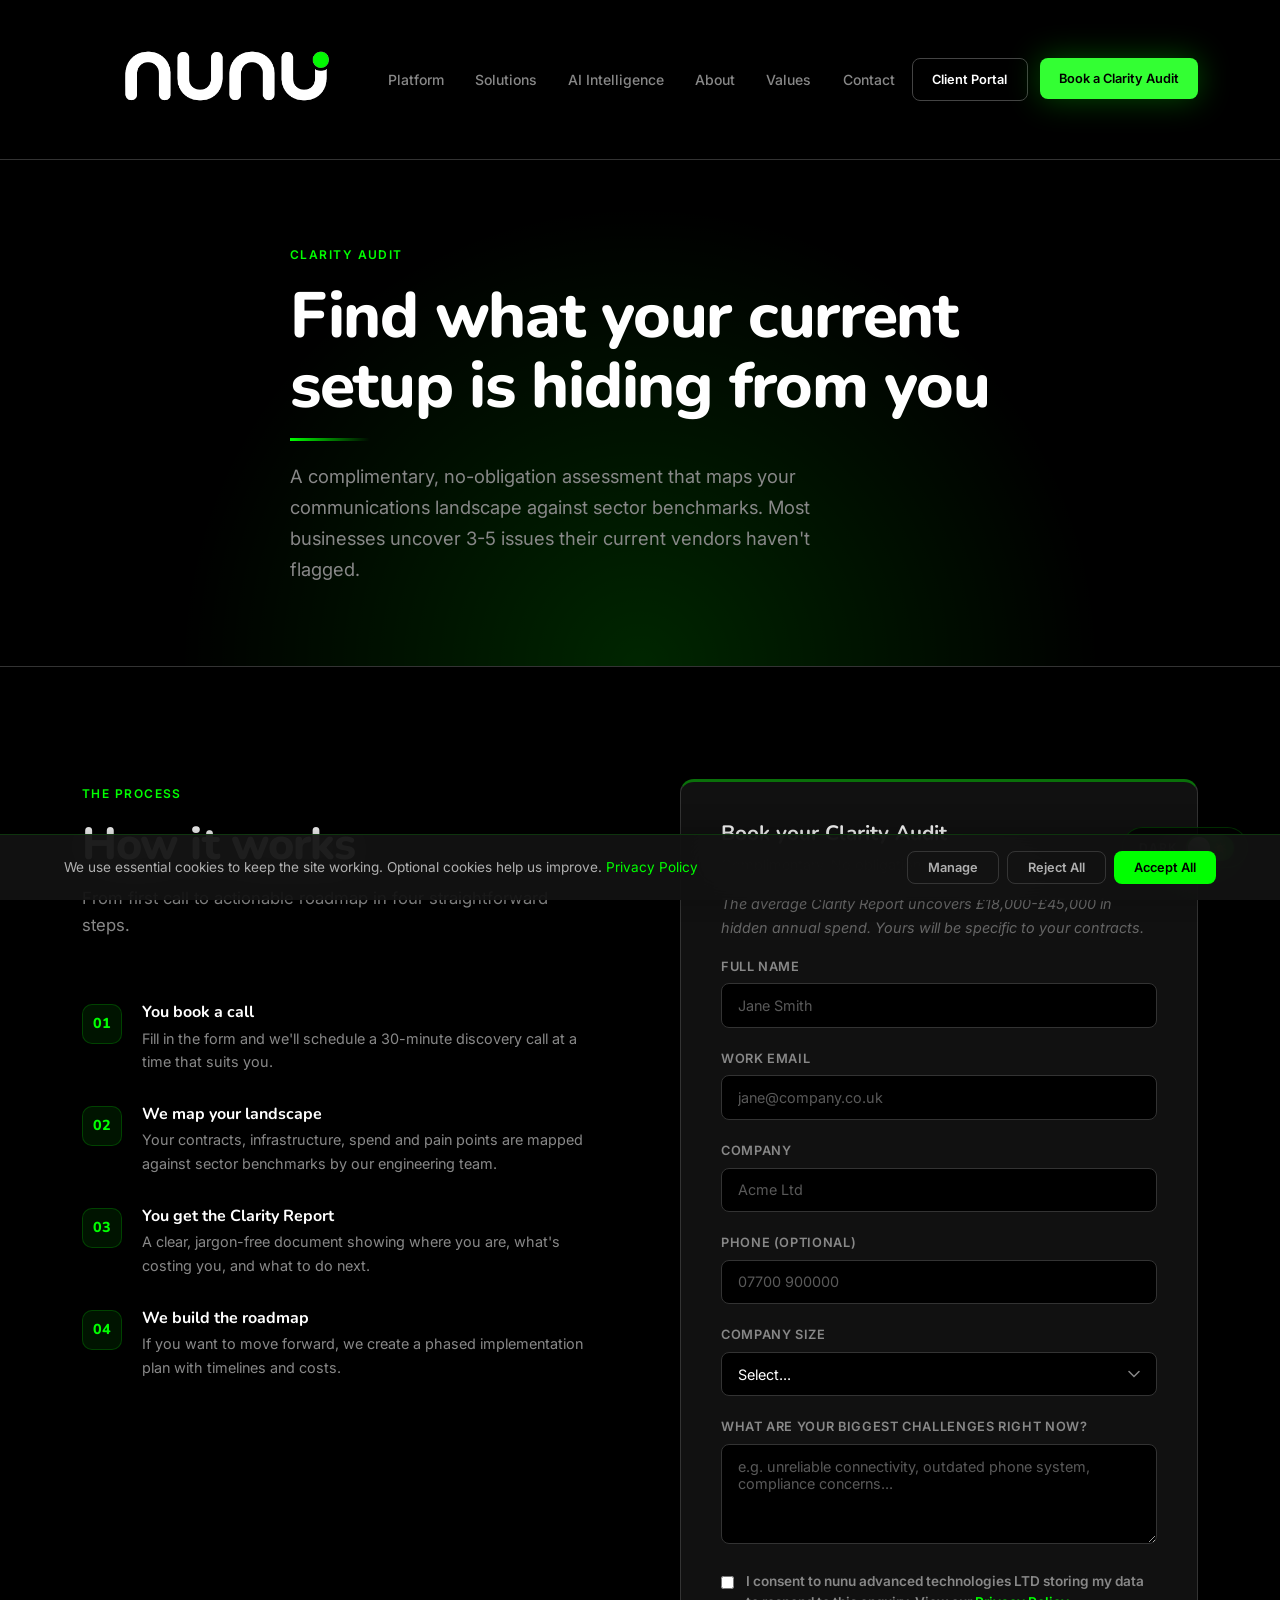
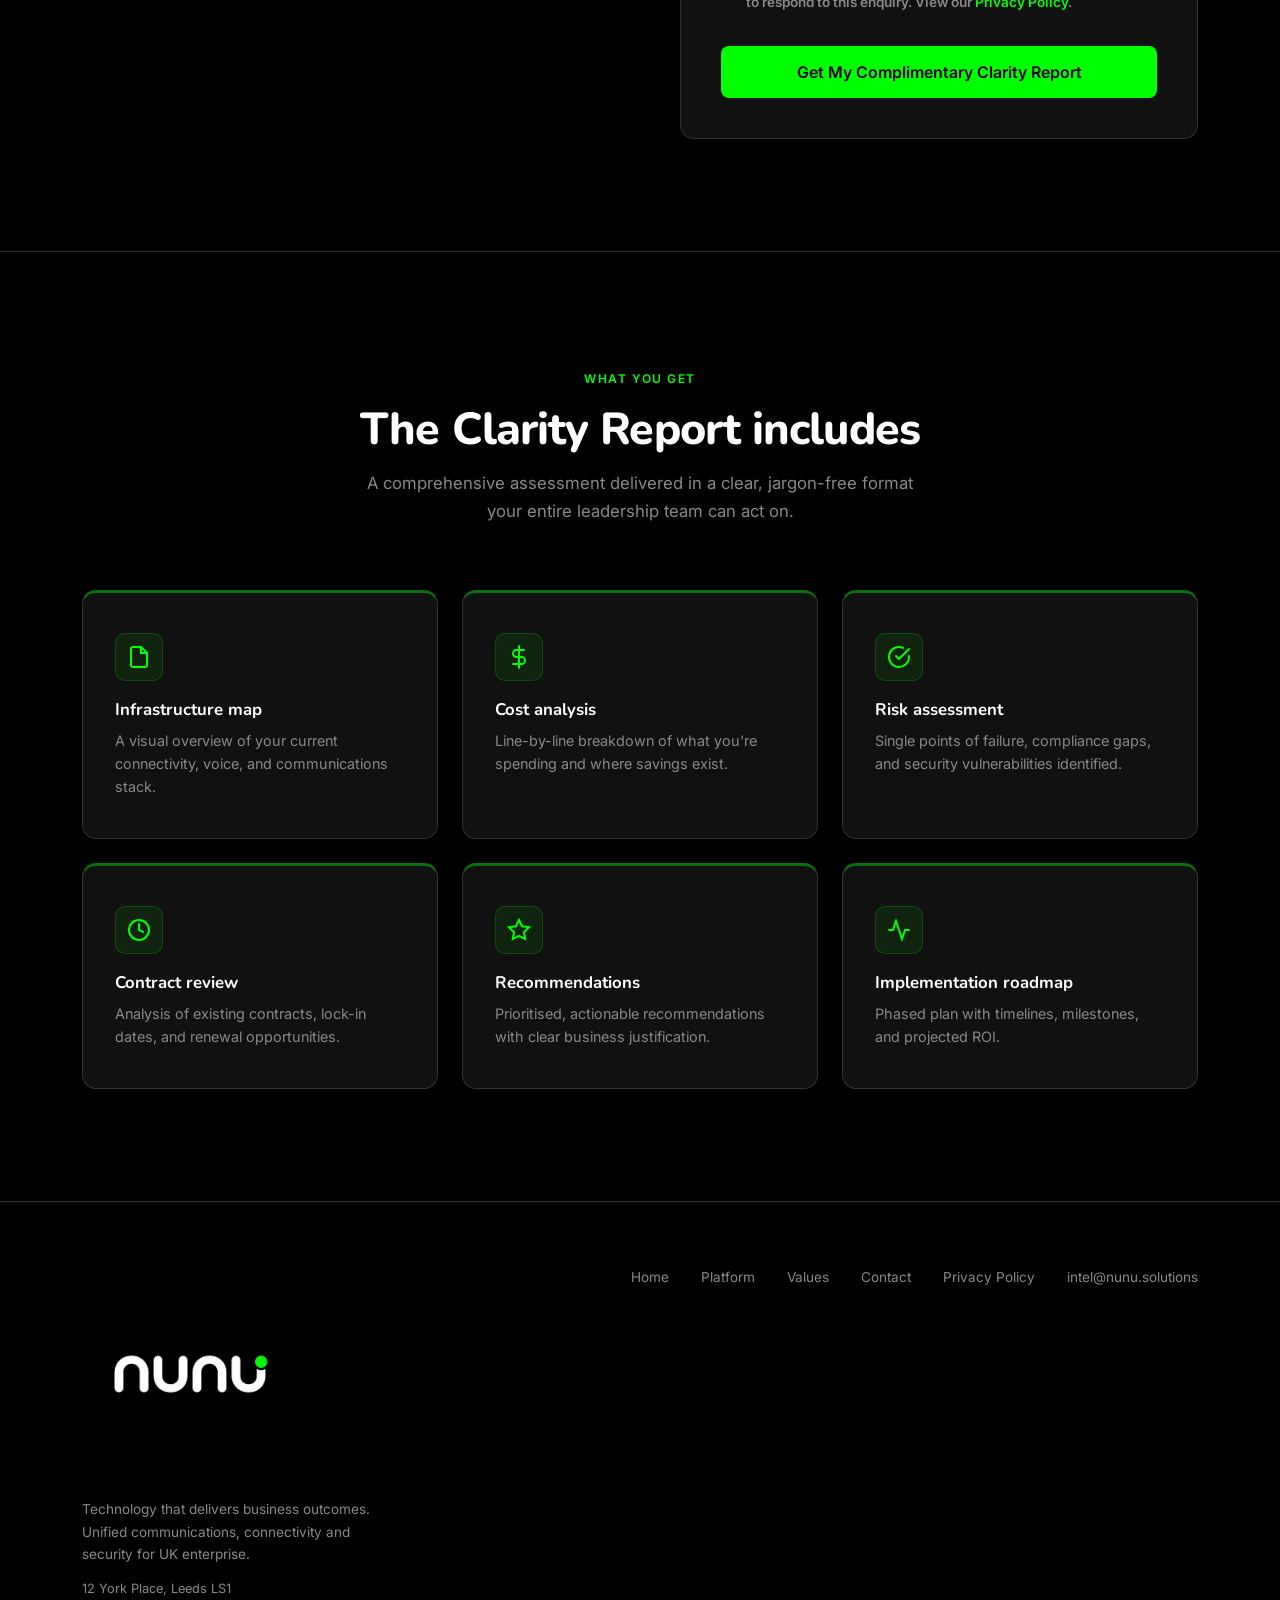
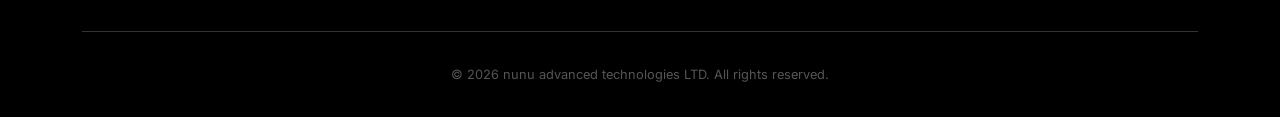
<file: clarity-audit.html>
<!DOCTYPE html>
<html lang="en">
<head>
    <meta charset="UTF-8">
    <meta name="viewport" content="width=device-width, initial-scale=1.0">
    <title>Free Clarity Audit | Communications Assessment | nunu</title>
    <link rel="icon" type="image/svg+xml" href="favicon.svg">
    <meta name="description" content="Book a free Clarity Audit. We assess your communications infrastructure, identify savings and give you a clear, actionable roadmap. No obligation.">
    <link rel="canonical" href="https://nunu.solutions/clarity-audit.html">
    <meta property="og:type" content="website">
    <meta property="og:url" content="https://nunu.solutions/clarity-audit.html">
    <meta property="og:title" content="Free Clarity Audit | Communications Assessment | nunu">
    <meta property="og:description" content="Book a free Clarity Audit. We assess your communications infrastructure, identify savings and give you a clear, actionable roadmap.">
    <meta property="og:image" content="https://nunu.solutions/nunu_Logo_High_Res_Asset.png">
    <meta name="twitter:card" content="summary">
    <meta name="twitter:title" content="Free Clarity Audit | Communications Assessment | nunu">
    <meta name="twitter:description" content="Book a free Clarity Audit. We assess your communications infrastructure, identify savings and give you a clear, actionable roadmap.">
    <meta name="twitter:image" content="https://nunu.solutions/nunu_Logo_High_Res_Asset.png">
    <link rel="stylesheet" href="theme-toggle.css?v=12">
    <script>(function(){var t=localStorage.getItem('nunu-theme');if(t)document.documentElement.setAttribute('data-theme',t);})()</script>
    <link rel="preconnect" href="https://fonts.googleapis.com">
    <link rel="preconnect" href="https://fonts.gstatic.com" crossorigin>
    <link href="https://fonts.googleapis.com/css2?family=Nunito:wght@400;600;700;800;900&family=Inter:wght@300;400;500;600&display=swap" rel="stylesheet">
    <style>
        *, *::before, *::after { box-sizing: border-box; margin: 0; padding: 0; }

        :root {
            --black: #000000;
            --white: #FFFFFF;
            --green: #00FF00;
            --muted: #888888;
            --border: #333333;
            --card-bg: #111111;
            --font-display: 'Nunito', sans-serif;
            --font-body: 'Inter', sans-serif;
            --nav-h: 160px;
            --max: 1180px;
            --ease: cubic-bezier(0.25, 0.46, 0.45, 0.94);
        }

        html { scroll-behavior: smooth; overflow-x: hidden; }

        body {
            background: var(--black);
            color: var(--white);
            font-family: var(--font-body);
            font-size: 16px;
            line-height: 1.65;
            overflow-x: hidden;
            -webkit-font-smoothing: antialiased;
        }

        h1, h2, h3, h4 { font-family: var(--font-display); font-weight: 800; line-height: 1.1; }
        h1 { font-size: clamp(2.4rem, 5vw, 4rem); letter-spacing: -0.02em; }
        h2 { font-size: clamp(1.8rem, 3.5vw, 2.8rem); letter-spacing: -0.02em; }
        h3 { font-size: 1.2rem; font-weight: 700; }
        p { color: var(--muted); }
        a { text-decoration: none; color: inherit; }

        .eyebrow {
            display: inline-block;
            font-family: var(--font-body);
            font-size: 0.75rem;
            font-weight: 600;
            letter-spacing: 0.12em;
            text-transform: uppercase;
            color: var(--green);
            margin-bottom: 1rem;
        }

        .container { max-width: var(--max); margin: 0 auto; padding: 0 2rem; }

        .btn {
            display: inline-flex;
            align-items: center;
            gap: 0.5rem;
            font-family: var(--font-body);
            font-size: 0.9rem;
            font-weight: 600;
            padding: 0.85rem 1.75rem;
            border-radius: 8px;
            cursor: pointer;
            transition: background 0.2s var(--ease), box-shadow 0.2s var(--ease), transform 0.2s var(--ease), border-color 0.2s var(--ease), color 0.2s var(--ease);
            border: none;
            white-space: nowrap;
        }

        .btn-primary { background: var(--green); color: var(--black); }
        .btn-primary:hover, .btn-primary.active { background: #33ff33; box-shadow: 0 0 32px rgba(0,255,0,0.3); transform: translateY(-1px); }
        .btn-outline { background: transparent; color: var(--white); border: 1px solid #444; }
        .btn-outline:hover, .btn-outline.active { border-color: var(--green); color: var(--green); transform: translateY(-1px); }
        .btn:active { transform: scale(0.97); }

        /* REVEAL ANIMATIONS */
        .reveal { opacity: 0; transform: translateY(30px); transition: opacity 0.7s var(--ease), transform 0.7s var(--ease); }
        .reveal.visible { opacity: 1; transform: translateY(0); }
        .reveal-delay-1 { transition-delay: 0.1s; }
        .reveal-delay-2 { transition-delay: 0.2s; }
        .reveal-delay-3 { transition-delay: 0.3s; }

        /* CURSOR GLOW */
        .cursor-glow {
            position: fixed;
            width: 600px;
            height: 600px;
            border-radius: 50%;
            background: radial-gradient(circle, rgba(0,255,0,0.06) 0%, transparent 70%);
            pointer-events: none;
            z-index: 0;
            transform: translate(-50%, -50%);
            transition: opacity 0.3s;
            opacity: 0;
        }
        .cursor-glow.active { opacity: 1; }

        /* GLOBAL POLISH */
        ::selection { background: rgba(0,255,0,0.25); color: var(--white); }
        a:focus-visible, .btn:focus-visible, button:focus-visible, input:focus-visible, select:focus-visible, textarea:focus-visible {
            outline: 2px solid var(--green);
            outline-offset: 2px;
        }
        html { scrollbar-width: thin; scrollbar-color: rgba(0,255,0,0.3) transparent; }
        ::-webkit-scrollbar { width: 8px; }
        ::-webkit-scrollbar-track { background: transparent; }
        ::-webkit-scrollbar-thumb { background: rgba(0,255,0,0.3); border-radius: 4px; }
        ::-webkit-scrollbar-thumb:hover { background: rgba(0,255,0,0.5); }

        /* PAGE TRANSITIONS */
        body {
            animation: page-fade-in 0.4s var(--ease) both;
        }
        @keyframes page-fade-in {
            from { opacity: 0; }
            to { opacity: 1; }
        }
        body.page-leaving {
            animation: page-fade-out 0.25s var(--ease) both;
        }
        @keyframes page-fade-out {
            from { opacity: 1; }
            to { opacity: 0; }
        }

        @keyframes fade-slide-up {
            from { opacity: 0; transform: translateY(25px); }
            to { opacity: 1; transform: translateY(0); }
        }
        .page-hero-inner > * {
            opacity: 0;
            animation: fade-slide-up 0.8s var(--ease) forwards;
        }
        .page-hero-inner .eyebrow { animation-delay: 0.1s; }
        .page-hero-inner h1 { animation-delay: 0.25s; }
        .page-hero-inner p { animation-delay: 0.4s; }

        .page-hero-inner h1::after {
            content: '';
            display: block;
            width: 0;
            height: 3px;
            background: linear-gradient(90deg, var(--green), transparent);
            margin-top: 1rem;
            animation: accent-grow 1s var(--ease) 0.6s forwards;
        }
        @keyframes accent-grow {
            to { width: 80px; }
        }

        /* NAV */
        nav {
            position: fixed;
            top: 0; left: 0; right: 0;
            z-index: 100;
            height: var(--nav-h);
            display: flex;
            align-items: center;
            background: rgba(0,0,0,0.92);
            backdrop-filter: blur(20px);
            -webkit-backdrop-filter: blur(20px);
            border-bottom: 1px solid var(--border);
        }
        .nav-inner {
            display: flex;
            align-items: center;
            justify-content: space-between;
            width: 100%;
            max-width: var(--max);
            margin: 0 auto;
            padding: 0 2rem;
        }
        .nav-logo img { height: 288px; width: auto; filter: brightness(0) invert(1); }
        .nav-links { display: flex; align-items: center; gap: 0.25rem; list-style: none; }
        .nav-links a {
            font-size: 0.875rem;
            font-weight: 500;
            color: var(--muted);
            padding: 0.5rem 0.85rem;
            border-radius: 6px;
            transition: color 0.2s, background 0.2s;
            white-space: nowrap;
        }
        .nav-links a:hover { color: var(--green); background: rgba(0,255,0,0.05); }
        .nav-actions { display: flex; align-items: center; gap: 0.75rem; }
        .nav-hamburger { display: none; flex-direction: column; gap: 5px; cursor: pointer; padding: 0.5rem; background: none; border: none; }
        .nav-hamburger span { display: block; width: 22px; height: 2px; background: var(--white); border-radius: 2px; transition: transform 0.3s var(--ease), opacity 0.3s var(--ease); }
        .nav-hamburger.active span:nth-child(1) { transform: rotate(45deg) translate(5px, 5px); }
        .nav-hamburger.active span:nth-child(2) { opacity: 0; }
        .nav-hamburger.active span:nth-child(3) { transform: rotate(-45deg) translate(5px, -5px); }
        .mobile-menu { position: fixed; inset: 0; z-index: 99; background: rgba(0,0,0,0.97); backdrop-filter: blur(20px); -webkit-backdrop-filter: blur(20px); display: flex; flex-direction: column; align-items: center; justify-content: center; gap: 0.5rem; opacity: 0; pointer-events: none; transition: opacity 0.3s var(--ease); }
        .mobile-menu.open { opacity: 1; pointer-events: auto; }
        .mobile-menu a { font-family: var(--font-display); font-size: 1.75rem; font-weight: 800; color: var(--white); padding: 0.5rem 1rem; transition: color 0.2s, transform 0.3s var(--ease), opacity 0.3s var(--ease); transform: translateY(10px); opacity: 0; }
        .mobile-menu.open a { transform: translateY(0); opacity: 1; }
        .mobile-menu.open a:nth-child(1) { transition-delay: 0.05s; }
        .mobile-menu.open a:nth-child(2) { transition-delay: 0.1s; }
        .mobile-menu.open a:nth-child(3) { transition-delay: 0.15s; }
        .mobile-menu.open a:nth-child(4) { transition-delay: 0.2s; }
        .mobile-menu.open a:nth-child(5) { transition-delay: 0.25s; }
        .mobile-menu.open a:nth-child(6) { transition-delay: 0.3s; }
        .mobile-menu.open a:nth-child(7) { transition-delay: 0.35s; }
        .mobile-menu.open a:nth-child(8) { transition-delay: 0.4s; }
        .mobile-menu a:hover { color: var(--green); }
        .mobile-menu .btn { margin-top: 1rem; font-size: 1rem; padding: 1rem 2rem; }
        .mobile-close { position: absolute; top: 1.5rem; right: 1.5rem; background: none; border: none; color: var(--white); font-size: 2rem; cursor: pointer; line-height: 1; }

        @media (max-width: 1024px) {
            .nav-links a { font-size: 0.8rem; padding: 0.4rem 0.6rem; }
            .nav-actions .btn { font-size: 0.8rem; padding: 0.65rem 1.25rem; }
        }

        @media (max-width: 768px) {
            .nav-links { display: none; }
            .nav-actions .btn { display: none; }
            .nav-hamburger { display: flex; }
            .nav-logo img { height: 80px; }
            nav { --nav-h: 100px; }
            .nav-actions .btn-primary { font-size: 0.78rem; padding: 0.65rem 1rem; }
            .nav-actions .btn { font-size: 0.8rem; padding: 0.6rem 1rem; }
        }

        @media (prefers-reduced-motion: reduce) {
            *, *::before, *::after {
                animation-duration: 0.01ms !important;
                transition-duration: 0.01ms !important;
            }
            .cursor-glow { display: none !important; }
            .reveal { opacity: 1; transform: none; }
        }

        /* PAGE HERO */
        .page-hero {
            min-height: 60vh;
            display: flex;
            align-items: center;
            position: relative;
            overflow: hidden;
            padding: calc(var(--nav-h) + 5rem) 0 5rem;
            border-bottom: 1px solid var(--border);
        }
        .page-hero::before {
            content: '';
            position: absolute;
            inset: 0;
            z-index: 0;
            background: radial-gradient(circle 60vw at 50% 100%, rgba(0,255,0,0.15) 0%, transparent 60%);
        }
        .page-hero-inner {
            max-width: 700px;
            position: relative;
            z-index: 1;
        }
        .page-hero p {
            font-size: 1.15rem;
            margin-top: 1.25rem;
            max-width: 580px;
            line-height: 1.7;
        }

        /* PROCESS SECTION */
        .process-section {
            padding: 7rem 0;
            position: relative;
        }
        .process-header {
            margin-bottom: 4rem;
        }
        .process-header h2 { margin-bottom: 1rem; }
        .process-header p { max-width: 560px; font-size: 1.05rem; }

        .audit-layout {
            display: grid;
            grid-template-columns: 1fr 1fr;
            gap: 5rem;
        }

        .process-steps { display: flex; flex-direction: column; gap: 2rem; }
        .process-step { display: flex; gap: 1.25rem; align-items: flex-start; }
        .step-num {
            flex-shrink: 0;
            width: 40px;
            height: 40px;
            border-radius: 10px;
            background: rgba(0,255,0,0.08);
            border: 1px solid rgba(0,255,0,0.2);
            display: flex;
            align-items: center;
            justify-content: center;
            font-family: var(--font-display);
            font-weight: 800;
            font-size: 0.9rem;
            color: var(--green);
        }
        .step-content h4 { font-size: 1rem; font-weight: 700; margin-bottom: 0.3rem; }
        .step-content p { font-size: 0.9rem; }

        /* FORM */
        .audit-form-card {
            background: var(--card-bg);
            border: 1px solid var(--border);
            border-top: 3px solid rgba(0,255,0,0.4);
            border-radius: 14px;
            padding: 2.5rem;
            position: sticky;
            top: calc(var(--nav-h) + 2rem);
            transition: border-color 0.3s, box-shadow 0.3s;
        }
        .audit-form-card:hover {
            border-top-color: var(--green);
            box-shadow: 0 0 30px rgba(0,255,0,0.08);
        }
        .audit-form-card h3 { font-size: 1.3rem; margin-bottom: 0.5rem; }
        .audit-form-card > p { font-size: 0.9rem; margin-bottom: 1rem; }
        .form-group { margin-bottom: 1.25rem; }
        .form-group label {
            display: block;
            font-size: 0.8rem;
            font-weight: 600;
            color: var(--muted);
            margin-bottom: 0.4rem;
            text-transform: uppercase;
            letter-spacing: 0.05em;
        }
        .form-group input:not([type="checkbox"]), .form-group select, .form-group textarea {
            width: 100%;
            background: var(--black);
            border: 1px solid var(--border);
            border-radius: 8px;
            padding: 0.8rem 1rem;
            color: var(--white);
            font-family: var(--font-body);
            font-size: 0.9rem;
            transition: border-color 0.2s;
        }
        .form-group input:focus, .form-group select:focus, .form-group textarea:focus {
            outline: none;
            border-color: var(--green);
            box-shadow: 0 0 20px rgba(0,255,0,0.15);
        }
        .form-group input::placeholder, .form-group textarea::placeholder {
            color: rgba(255,255,255,0.35);
        }
        .form-group textarea { resize: vertical; min-height: 100px; }
        .form-group select {
            appearance: none;
            background-image: url("data:image/svg+xml,%3Csvg width='12' height='8' viewBox='0 0 12 8' fill='none' xmlns='http://www.w3.org/2000/svg'%3E%3Cpath d='M1 1.5L6 6.5L11 1.5' stroke='%23888' stroke-width='1.5' stroke-linecap='round'/%3E%3C/svg%3E");
            background-repeat: no-repeat;
            background-position: right 1rem center;
            padding-right: 2.5rem;
        }
        .form-submit {
            width: 100%;
            margin-top: 0.5rem;
            justify-content: center;
            font-size: 1rem;
            padding: 1rem;
        }
        .form-error {
            color: #e53e3e;
            font-size: 0.78rem;
            margin-top: 0.35rem;
            display: none;
        }
        .form-group.has-error input,
        .form-group.has-error select,
        .form-group.has-error textarea {
            border-color: #e53e3e;
        }
        .form-group.has-error .form-error { display: block; }
        .btn-primary.loading {
            pointer-events: none;
            opacity: 0.7;
            position: relative;
        }
        .btn-primary.loading::after {
            content: '';
            width: 16px;
            height: 16px;
            border: 2px solid transparent;
            border-top-color: var(--black);
            border-radius: 50%;
            animation: spin 0.6s linear infinite;
            margin-left: 0.5rem;
        }
        @keyframes spin {
            to { transform: rotate(360deg); }
        }

        /* CURIOSITY TEASER */
        .curiosity-teaser {
            font-size: 0.85rem;
            color: #666;
            font-style: italic;
            margin-bottom: 1.5rem;
        }

        /* DELIVERABLES */
        .deliverables {
            padding: 7rem 0;
            border-top: 1px solid var(--border);
        }
        .deliverables-header {
            text-align: center;
            margin-bottom: 4rem;
        }
        .deliverables-header h2 {
            margin-bottom: 1rem;
        }
        .deliverables-header p {
            max-width: 560px;
            margin: 0 auto;
            font-size: 1.05rem;
        }
        .deliverables-grid {
            display: grid;
            grid-template-columns: repeat(3, 1fr);
            gap: 1.5rem;
        }
        .deliverable-card {
            background: var(--card-bg);
            border: 1px solid var(--border);
            border-top: 3px solid rgba(0,255,0,0.4);
            border-radius: 14px;
            padding: 2.5rem 2rem;
            position: relative;
            overflow: hidden;
            transition: border-color 0.3s, box-shadow 0.3s, transform 0.3s var(--ease);
        }
        .deliverable-card::before {
            content: '';
            position: absolute;
            inset: -1px;
            border-radius: 14px;
            padding: 1px;
            background: linear-gradient(135deg, transparent 40%, rgba(0,255,0,0.6) 50%, transparent 60%);
            background-size: 300% 300%;
            -webkit-mask: linear-gradient(#fff 0 0) content-box, linear-gradient(#fff 0 0);
            -webkit-mask-composite: xor;
            mask-composite: exclude;
            opacity: 0;
            transition: opacity 0.3s var(--ease);
            pointer-events: none;
        }
        .deliverable-card:hover::before {
            opacity: 1;
            animation: border-glow 2s linear infinite;
        }
        @keyframes border-glow {
            0% { background-position: 0% 0%; }
            50% { background-position: 100% 100%; }
            100% { background-position: 0% 0%; }
        }
        .deliverable-card:hover {
            border-top-color: var(--green);
            box-shadow: 0 0 40px rgba(0,255,0,0.15), inset 0 1px 0 rgba(255,255,255,0.03);
            transform: translateY(-3px);
            position: relative;
            z-index: 2;
        }
        .deliverable-icon {
            width: 48px;
            height: 48px;
            border-radius: 10px;
            background: rgba(0,255,0,0.08);
            border: 1px solid rgba(0,255,0,0.2);
            display: flex;
            align-items: center;
            justify-content: center;
            color: var(--green);
            margin-bottom: 1.25rem;
        }
        .deliverable-card h3 { margin-bottom: 0.6rem; font-size: 1.05rem; }
        .deliverable-card p { font-size: 0.9rem; line-height: 1.6; }

        @media (min-width: 769px) and (max-width: 1024px) {
            .deliverables-grid { grid-template-columns: repeat(2, 1fr); }
        }
        @media (max-width: 768px) {
            .audit-layout { grid-template-columns: 1fr; gap: 3rem; }
            .audit-form-card { position: static; }
            .deliverables-grid { grid-template-columns: 1fr; max-width: 400px; margin: 0 auto; }
            .page-hero { min-height: auto; padding-top: calc(var(--nav-h) + 2rem); padding-bottom: 3rem; }
        }

        /* FOOTER */
        footer {
            padding: 4rem 0 2rem;
            border-top: 1px solid var(--border);
        }
        .footer-inner {
            display: flex;
            align-items: flex-start;
            justify-content: space-between;
            flex-wrap: wrap;
            gap: 2rem;
        }
        .footer-logo img {
            height: 216px;
            width: auto;
            margin-bottom: 1rem;
            display: block;
            filter: brightness(0) invert(1);
        }
        .footer-links {
            display: flex;
            gap: 2rem;
            flex-wrap: wrap;
        }
        .footer-links a {
            font-size: 0.85rem;
            color: var(--muted);
            transition: color 0.2s;
        }
        .footer-links a:hover { color: var(--white); }
        .footer-copy {
            width: 100%;
            text-align: center;
            padding-top: 2rem;
            margin-top: 2rem;
            border-top: 1px solid var(--border);
            font-size: 0.8rem;
            color: #555;
        }

        .mobile-close { min-width: 44px; min-height: 44px; display: flex; align-items: center; justify-content: center; }

        @media (max-width: 768px) {
            .footer-logo img { height: 80px; }
            .footer-links a { padding: 0.5rem 0; display: inline-block; min-height: 44px; line-height: 44px; }
            .audit-form-card { padding: 1.5rem; }
        }

        @media (max-width: 375px) {
            .container { padding: 0 1rem; }
        }
    </style>
</head>
<body>
<a class="skip-link" href="#main">Skip to content</a>
<div class="cursor-glow" id="cursor-glow"></div>

<!-- NAV -->
<nav>
    <div class="nav-inner">
        <a class="nav-logo" href="index.html">
            <img src="nunu_Logo_High_Res_Asset.png" alt="nunu" decoding="async">
        </a>
        <ul class="nav-links">
            <li><a href="platform.html">Platform</a></li>
            <li><a href="index.html#solutions">Solutions</a></li>
            <li><a href="index.html#ai-intelligence">AI Intelligence</a></li>
            <li><a href="index.html#about">About</a></li>
            <li><a href="values.html">Values</a></li>
            <li><a href="contact-us.html">Contact</a></li>
        </ul>
        <div class="nav-actions">
            <a href="portal.html" class="btn btn-outline" style="font-size:0.8rem; padding:0.6rem 1.2rem;">Client Portal</a>
            <a href="clarity-audit.html" class="btn btn-primary active" style="font-size:0.8rem; padding:0.6rem 1.2rem;">Book a Clarity Audit</a>
            <button class="nav-hamburger" id="hamburger" aria-label="Open menu">
                <span></span><span></span><span></span>
            </button>
        </div>
    </div>
</nav>

<!-- MOBILE MENU -->
<div class="mobile-menu" id="mobile-menu">
    <button class="mobile-close" id="mobile-close" aria-label="Close menu">&times;</button>
    <a href="platform.html">Platform</a>
    <a href="index.html#solutions">Solutions</a>
    <a href="index.html#ai-intelligence">AI Intelligence</a>
    <a href="index.html#about">About</a>
    <a href="values.html">Values</a>
    <a href="contact-us.html">Contact</a>
    <a href="portal.html">Client Portal</a>
    <a class="btn btn-primary" href="clarity-audit.html">Book a Clarity Audit</a>
</div>

<main id="main">

<!-- PAGE HERO -->
<section class="page-hero">
    <div class="container">
        <div class="page-hero-inner reveal">
            <span class="eyebrow">Clarity Audit</span>
            <h1>Find what your current setup is hiding from you</h1>
            <p>A complimentary, no-obligation assessment that maps your communications landscape against sector benchmarks. Most businesses uncover 3-5 issues their current vendors haven't flagged.</p>
        </div>
    </div>
</section>

<!-- PROCESS + FORM -->
<section class="process-section">
    <div class="container">
        <div class="audit-layout">
            <div class="reveal">
                <div class="process-header">
                    <span class="eyebrow">The Process</span>
                    <h2>How it works</h2>
                    <p>From first call to actionable roadmap in four straightforward steps.</p>
                </div>
                <div class="process-steps">
                    <div class="process-step">
                        <div class="step-num">01</div>
                        <div class="step-content">
                            <h4>You book a call</h4>
                            <p>Fill in the form and we'll schedule a 30-minute discovery call at a time that suits you.</p>
                        </div>
                    </div>
                    <div class="process-step">
                        <div class="step-num">02</div>
                        <div class="step-content">
                            <h4>We map your landscape</h4>
                            <p>Your contracts, infrastructure, spend and pain points are mapped against sector benchmarks by our engineering team.</p>
                        </div>
                    </div>
                    <div class="process-step">
                        <div class="step-num">03</div>
                        <div class="step-content">
                            <h4>You get the Clarity Report</h4>
                            <p>A clear, jargon-free document showing where you are, what's costing you, and what to do next.</p>
                        </div>
                    </div>
                    <div class="process-step">
                        <div class="step-num">04</div>
                        <div class="step-content">
                            <h4>We build the roadmap</h4>
                            <p>If you want to move forward, we create a phased implementation plan with timelines and costs.</p>
                        </div>
                    </div>
                </div>
            </div>

            <div class="audit-form-card reveal reveal-delay-1">
                <h3>Book your Clarity Audit</h3>
                <p>Complimentary. No obligation. No sales pitch.</p>
                <p class="curiosity-teaser">The average Clarity Report uncovers &pound;18,000-&pound;45,000 in hidden annual spend. Yours will be specific to your contracts.</p>
                <form action="#" method="POST">
                    <div class="form-group">
                        <label for="name">Full name</label>
                        <input type="text" id="name" name="name" required placeholder="Jane Smith" aria-describedby="name-error">
                        <p class="form-error" id="name-error">Please enter your name</p>
                    </div>
                    <div class="form-group">
                        <label for="email">Work email</label>
                        <input type="email" id="email" name="email" required placeholder="jane@company.co.uk" aria-describedby="email-error">
                        <p class="form-error" id="email-error">Please enter a valid email address</p>
                    </div>
                    <div class="form-group">
                        <label for="company">Company</label>
                        <input type="text" id="company" name="company" required placeholder="Acme Ltd" aria-describedby="company-error">
                        <p class="form-error" id="company-error">Please enter your company name</p>
                    </div>
                    <div class="form-group">
                        <label for="phone">Phone (optional)</label>
                        <input type="tel" id="phone" name="phone" placeholder="07700 900000">
                    </div>
                    <div class="form-group">
                        <label for="employees">Company size</label>
                        <select id="employees" name="employees">
                            <option value="">Select...</option>
                            <option>10–50 employees</option>
                            <option>51–200 employees</option>
                            <option>201–500 employees</option>
                            <option>500+ employees</option>
                        </select>
                    </div>
                    <div class="form-group">
                        <label for="message">What are your biggest challenges right now?</label>
                        <textarea id="message" name="message" placeholder="e.g. unreliable connectivity, outdated phone system, compliance concerns..."></textarea>
                    </div>
                    <div class="form-group" id="consent-group" style="display: flex; flex-wrap: wrap; align-items: flex-start; gap: 0.75rem; max-width: 100%;">
                        <input type="checkbox" id="gdpr-consent-audit" name="gdpr_consent" required style="margin-top: 0.3rem; accent-color: #00FF00; flex-shrink: 0;">
                        <label for="gdpr-consent-audit" style="font-size: 0.85rem; color: var(--muted); line-height: 1.5; text-transform: none; letter-spacing: normal; min-width: 0; flex: 1;">I consent to nunu advanced technologies LTD storing my data to respond to this enquiry. View our <a href="privacy.html" style="color: var(--green);">Privacy Policy</a>.</label>
                        <p class="form-error" id="consent-error" style="width: 100%;">Please tick the consent box to proceed</p>
                    </div>
                    <button type="submit" class="btn btn-primary form-submit">Get My Complimentary Clarity Report</button>
                </form>
            </div>
        </div>
    </div>
</section>

<!-- DELIVERABLES -->
<section class="deliverables">
    <div class="container">
        <div class="deliverables-header reveal">
            <span class="eyebrow">What you get</span>
            <h2>The Clarity Report includes</h2>
            <p>A comprehensive assessment delivered in a clear, jargon-free format your entire leadership team can act on.</p>
        </div>
        <div class="deliverables-grid">
            <div class="deliverable-card reveal reveal-delay-1">
                <div class="deliverable-icon">
                    <svg width="24" height="24" viewBox="0 0 24 24" fill="none" stroke="currentColor" stroke-width="2" stroke-linecap="round"><path d="M14 2H6a2 2 0 00-2 2v16a2 2 0 002 2h12a2 2 0 002-2V8z"/><polyline points="14 2 14 8 20 8"/></svg>
                </div>
                <h3>Infrastructure map</h3>
                <p>A visual overview of your current connectivity, voice, and communications stack.</p>
            </div>
            <div class="deliverable-card reveal reveal-delay-2">
                <div class="deliverable-icon">
                    <svg width="24" height="24" viewBox="0 0 24 24" fill="none" stroke="currentColor" stroke-width="2" stroke-linecap="round"><line x1="12" y1="1" x2="12" y2="23"/><path d="M17 5H9.5a3.5 3.5 0 000 7h5a3.5 3.5 0 010 7H6"/></svg>
                </div>
                <h3>Cost analysis</h3>
                <p>Line-by-line breakdown of what you're spending and where savings exist.</p>
            </div>
            <div class="deliverable-card reveal reveal-delay-3">
                <div class="deliverable-icon">
                    <svg width="24" height="24" viewBox="0 0 24 24" fill="none" stroke="currentColor" stroke-width="2" stroke-linecap="round"><path d="M22 11.08V12a10 10 0 11-5.93-9.14"/><polyline points="22 4 12 14.01 9 11.01"/></svg>
                </div>
                <h3>Risk assessment</h3>
                <p>Single points of failure, compliance gaps, and security vulnerabilities identified.</p>
            </div>
            <div class="deliverable-card reveal reveal-delay-1">
                <div class="deliverable-icon">
                    <svg width="24" height="24" viewBox="0 0 24 24" fill="none" stroke="currentColor" stroke-width="2" stroke-linecap="round"><circle cx="12" cy="12" r="10"/><polyline points="12 6 12 12 16 14"/></svg>
                </div>
                <h3>Contract review</h3>
                <p>Analysis of existing contracts, lock-in dates, and renewal opportunities.</p>
            </div>
            <div class="deliverable-card reveal reveal-delay-2">
                <div class="deliverable-icon">
                    <svg width="24" height="24" viewBox="0 0 24 24" fill="none" stroke="currentColor" stroke-width="2" stroke-linecap="round"><polygon points="12 2 15.09 8.26 22 9.27 17 14.14 18.18 21.02 12 17.77 5.82 21.02 7 14.14 2 9.27 8.91 8.26 12 2"/></svg>
                </div>
                <h3>Recommendations</h3>
                <p>Prioritised, actionable recommendations with clear business justification.</p>
            </div>
            <div class="deliverable-card reveal reveal-delay-3">
                <div class="deliverable-icon">
                    <svg width="24" height="24" viewBox="0 0 24 24" fill="none" stroke="currentColor" stroke-width="2" stroke-linecap="round"><polyline points="22 12 18 12 15 21 9 3 6 12 2 12"/></svg>
                </div>
                <h3>Implementation roadmap</h3>
                <p>Phased plan with timelines, milestones, and projected ROI.</p>
            </div>
        </div>
    </div>
</section>

</main>

<!-- FOOTER -->
<footer>
    <div class="container">
        <div class="footer-inner">
            <div>
                <div class="footer-logo">
                    <img src="nunu_Logo_High_Res_Asset.png" alt="nunu" loading="lazy" decoding="async">
                </div>
                <p style="font-size: 0.85rem; color: var(--muted); max-width: 300px;">Technology that delivers business outcomes. Unified communications, connectivity and security for UK enterprise.</p>
                <p style="font-size: 0.8rem; color: var(--muted); margin-top: 0.75rem;">12 York Place, Leeds LS1</p>
            </div>
            <div class="footer-links">
                <a href="index.html">Home</a>
                <a href="platform.html">Platform</a>
                <a href="values.html">Values</a>
                <a href="contact-us.html">Contact</a>
                <a href="privacy.html">Privacy Policy</a>
                <a href="mailto:intel@nunu.solutions" aria-label="Email nunu">intel@nunu.solutions</a>
            </div>
        </div>
        <div class="footer-copy">
            &copy; 2026 nunu advanced technologies LTD. All rights reserved.
        </div>
    </div>
</footer>

<!-- JAVASCRIPT -->
<script>
    // Mobile menu
    const hamburger = document.getElementById('hamburger');
    const mobileMenu = document.getElementById('mobile-menu');
    const mobileClose = document.getElementById('mobile-close');
    hamburger.addEventListener('click', () => { mobileMenu.classList.add('open'); hamburger.classList.add('active'); });
    mobileClose.addEventListener('click', () => { mobileMenu.classList.remove('open'); hamburger.classList.remove('active'); });
    mobileMenu.querySelectorAll('a').forEach(a => a.addEventListener('click', () => { mobileMenu.classList.remove('open'); hamburger.classList.remove('active'); }));

    // Scroll-reveal with IntersectionObserver
    const revealObserver = new IntersectionObserver((entries) => {
        entries.forEach(entry => {
            if (entry.isIntersecting) {
                entry.target.classList.add('visible');
            }
        });
    }, { threshold: 0.15 });

    document.querySelectorAll('.reveal').forEach(el => revealObserver.observe(el));

    // Parallax + blur-out on hero
    const heroEl = document.querySelector('.page-hero');
    const heroInner = document.querySelector('.page-hero-inner');
    if (heroEl && heroInner) {
        let ticking = false;
        window.addEventListener('scroll', () => {
            if (!ticking) {
                requestAnimationFrame(() => {
                    const scrollY = window.scrollY;
                    const heroH = heroEl.offsetHeight;
                    if (scrollY < heroH) {
                        const raw = scrollY / heroH;
                        const deadZone = 0.4;
                        const progress = raw < deadZone ? 0 : (raw - deadZone) / (1 - deadZone);
                        heroInner.style.transform = 'translateY(' + (scrollY * 0.1) + 'px)';
                        heroInner.style.opacity = 1 - (progress * 0.85);
                        heroInner.style.filter = 'blur(' + (progress * 4) + 'px)';
                    }
                    ticking = false;
                });
                ticking = true;
            }
        });
    }

    // Smooth page transitions
    document.querySelectorAll('a[href]').forEach(link => {
        const href = link.getAttribute('href');
        if (href && !href.startsWith('mailto:') && !href.startsWith('tel:') && !href.startsWith('http') && !href.startsWith('#') && href !== '') {
            link.addEventListener('click', function(e) {
                e.preventDefault();
                const target = this.getAttribute('href');
                document.body.classList.add('page-leaving');
                setTimeout(() => { window.location.href = target; }, 250);
            });
        }
    });

    // Form validation & submit
    const form = document.querySelector('form');
    if (form) {
        function clearErrors() {
            form.querySelectorAll('.form-group').forEach(function(g) {
                g.classList.remove('has-error');
                var input = g.querySelector('input, select, textarea');
                if (input) input.removeAttribute('aria-invalid');
            });
        }
        // Clear error on input
        form.querySelectorAll('input, select, textarea').forEach(function(el) {
            el.addEventListener('input', function() {
                var group = this.closest('.form-group');
                if (group) { group.classList.remove('has-error'); this.removeAttribute('aria-invalid'); }
            });
        });
        form.querySelector('#gdpr-consent-audit').addEventListener('change', function() {
            if (this.checked) { document.getElementById('consent-group').classList.remove('has-error'); }
        });

        form.addEventListener('submit', function(e) {
            e.preventDefault();
            clearErrors();
            var valid = true;
            var fields = [
                { id: 'name', test: function(v) { return v.trim().length > 0; } },
                { id: 'email', test: function(v) { return /^[^\s@]+@[^\s@]+\.[^\s@]+$/.test(v); } },
                { id: 'company', test: function(v) { return v.trim().length > 0; } }
            ];
            var firstError = null;
            fields.forEach(function(f) {
                var input = document.getElementById(f.id);
                if (!f.test(input.value)) {
                    valid = false;
                    input.closest('.form-group').classList.add('has-error');
                    input.setAttribute('aria-invalid', 'true');
                    if (!firstError) firstError = input;
                }
            });
            var consent = document.getElementById('gdpr-consent-audit');
            if (!consent.checked) {
                valid = false;
                document.getElementById('consent-group').classList.add('has-error');
                if (!firstError) firstError = consent;
            }
            if (!valid) { if (firstError) firstError.focus(); return; }

            var btn = form.querySelector('.form-submit');
            btn.classList.add('loading');
            btn.textContent = 'Submitting…';
            btn.disabled = true;
            setTimeout(function() {
                form.innerHTML = '<div style="text-align:center;padding:2rem 0;"><p style="font-size:1.2rem;color:var(--green);font-weight:700;margin-bottom:0.5rem;">Request received</p><p style="color:var(--muted);">We\'ll send your Clarity Report within 48 hours.</p></div>';
            }, 800);
        });
    }

    // Cursor glow
    const glow = document.getElementById('cursor-glow');
    if (glow) {
        let glowActive = false;
        document.addEventListener('mousemove', (e) => {
            if (!glowActive) { glow.classList.add('active'); glowActive = true; }
            glow.style.left = e.clientX + 'px';
            glow.style.top = e.clientY + 'px';
        });
        document.addEventListener('mouseleave', () => { glow.classList.remove('active'); glowActive = false; });
    }
</script>
<script type="application/ld+json">
{"@context":"https://schema.org","@type":"Service","name":"Clarity Audit","description":"A free, no-obligation technology review that maps your current environment and identifies opportunities for improvement.","provider":{"@type":"Organization","name":"nunu advanced technologies LTD","url":"https://nunu.solutions"},"url":"https://nunu.solutions/clarity-audit.html","isRelatedTo":"Technology Consulting","areaServed":"GB"}
</script>
<div class="theme-toggle-container" id="theme-toggle-container"><span class="toggle-label" id="toggle-label">Dark</span><button class="theme-toggle" id="theme-toggle" aria-label="Toggle light/dark mode">
    <span class="toggle-track" style="position:relative;">
        <span class="toggle-icon-moon">&#127769;</span>
        <span class="toggle-icon-sun">&#9728;&#65039;</span>
        <span class="toggle-thumb"></span>
    </span>
</button></div>
<script src="logo-loader.js"></script>
<script src="cookie-consent.js"></script>
<script src="theme-toggle.js"></script>
</body>
</html>
</file>
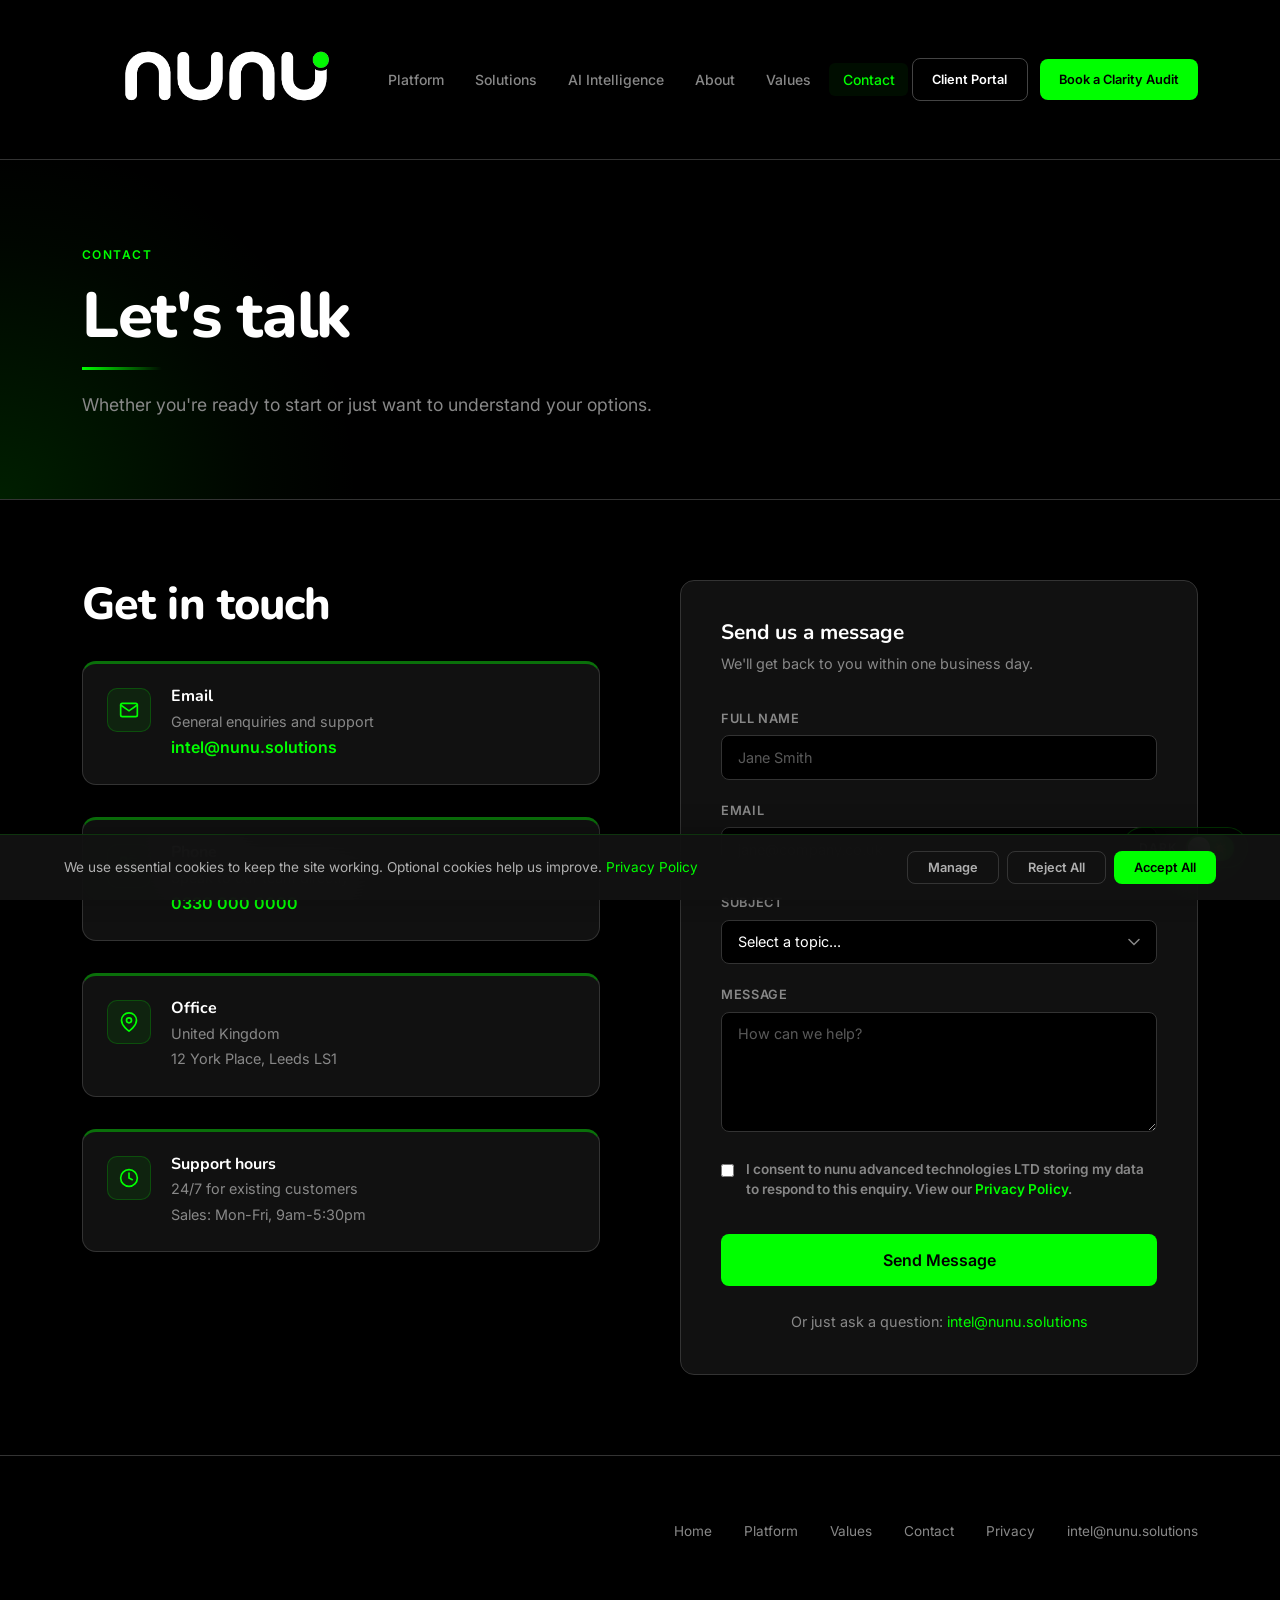
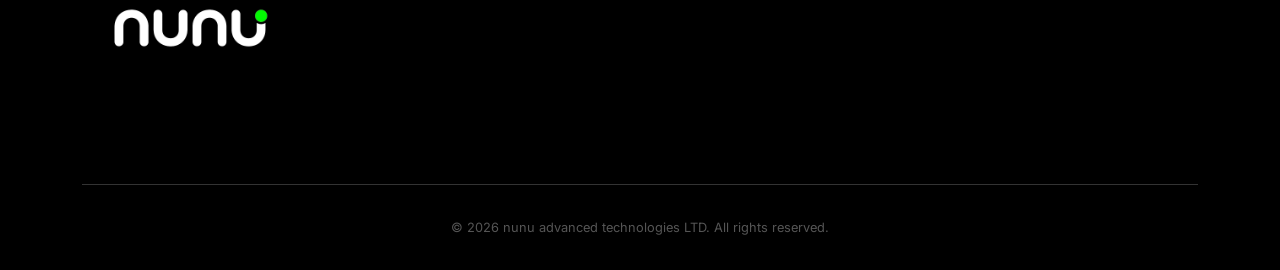
<file: contact-us.html>
<!DOCTYPE html>
<html lang="en">
<head>
    <meta charset="UTF-8">
    <meta name="viewport" content="width=device-width, initial-scale=1.0">
    <title>Contact Us | nunu advanced technologies</title>
    <link rel="icon" type="image/svg+xml" href="favicon.svg">
    <meta name="description" content="Get in touch with nunu. Talk to our team about enterprise connectivity, voice, security and AI solutions for your business.">
    <link rel="canonical" href="https://nunu.solutions/contact-us.html">
    <meta property="og:type" content="website">
    <meta property="og:url" content="https://nunu.solutions/contact-us.html">
    <meta property="og:title" content="Contact Us | nunu advanced technologies">
    <meta property="og:description" content="Get in touch with nunu. Talk to our team about enterprise connectivity, voice, security and AI solutions for your business.">
    <meta property="og:image" content="https://nunu.solutions/nunu_Logo_High_Res_Asset.png">
    <meta name="twitter:card" content="summary">
    <meta name="twitter:title" content="Contact Us | nunu advanced technologies">
    <meta name="twitter:description" content="Talk to nunu about enterprise connectivity, voice, security and AI solutions.">
    <meta name="twitter:image" content="https://nunu.solutions/nunu_Logo_High_Res_Asset.png">
    <link rel="stylesheet" href="theme-toggle.css?v=12">
    <script>(function(){var t=localStorage.getItem('nunu-theme');if(t)document.documentElement.setAttribute('data-theme',t);})()</script>
    <link rel="preconnect" href="https://fonts.googleapis.com">
    <link rel="preconnect" href="https://fonts.gstatic.com" crossorigin>
    <link href="https://fonts.googleapis.com/css2?family=Nunito:wght@400;600;700;800;900&family=Inter:wght@300;400;500;600&display=swap" rel="stylesheet">
    <style>
        *, *::before, *::after { box-sizing: border-box; margin: 0; padding: 0; }

        :root {
            --black: #000000;
            --white: #FFFFFF;
            --green: #00FF00;
            --muted: #888888;
            --border: #333333;
            --card-bg: #111111;
            --font-display: 'Nunito', sans-serif;
            --font-body: 'Inter', sans-serif;
            --nav-h: 160px;
            --max: 1180px;
            --ease: cubic-bezier(0.25, 0.46, 0.45, 0.94);
        }

        html { scroll-behavior: smooth; overflow-x: hidden; }

        body {
            background: var(--black);
            color: var(--white);
            font-family: var(--font-body);
            font-size: 16px;
            line-height: 1.65;
            overflow-x: hidden;
            -webkit-font-smoothing: antialiased;
        }

        h1, h2, h3, h4 { font-family: var(--font-display); font-weight: 800; line-height: 1.1; }
        h1 { font-size: clamp(2.4rem, 5vw, 4rem); letter-spacing: -0.02em; }
        h2 { font-size: clamp(1.8rem, 3.5vw, 2.8rem); letter-spacing: -0.02em; }
        h3 { font-size: 1.2rem; font-weight: 700; }
        p { color: var(--muted); }
        a { text-decoration: none; color: inherit; }

        .eyebrow {
            display: inline-block;
            font-family: var(--font-body);
            font-size: 0.75rem;
            font-weight: 600;
            letter-spacing: 0.12em;
            text-transform: uppercase;
            color: var(--green);
            margin-bottom: 1rem;
        }

        .container { max-width: var(--max); margin: 0 auto; padding: 0 2rem; }

        .btn {
            display: inline-flex;
            align-items: center;
            gap: 0.5rem;
            font-family: var(--font-body);
            font-size: 0.9rem;
            font-weight: 600;
            padding: 0.85rem 1.75rem;
            border-radius: 8px;
            cursor: pointer;
            transition: background 0.2s var(--ease), box-shadow 0.2s var(--ease), transform 0.2s var(--ease), border-color 0.2s var(--ease), color 0.2s var(--ease);
            border: none;
            white-space: nowrap;
        }

        .btn-primary { background: var(--green); color: var(--black); }
        .btn-primary:hover, .btn-primary.active { background: #33ff33; box-shadow: 0 0 32px rgba(0,255,0,0.3); transform: translateY(-1px); }
        .btn-outline { background: transparent; color: var(--white); border: 1px solid #444; }
        .btn-outline:hover, .btn-outline.active { border-color: var(--green); color: var(--green); transform: translateY(-1px); }
        .btn:active { transform: scale(0.97); }

        /* REVEAL ANIMATIONS */
        .reveal { opacity: 0; transform: translateY(30px); transition: opacity 0.7s var(--ease), transform 0.7s var(--ease); }
        .reveal.visible { opacity: 1; transform: translateY(0); }

        /* CURSOR GLOW */
        .cursor-glow {
            position: fixed;
            width: 600px;
            height: 600px;
            border-radius: 50%;
            background: radial-gradient(circle, rgba(0,255,0,0.06) 0%, transparent 70%);
            pointer-events: none;
            z-index: 0;
            transform: translate(-50%, -50%);
            transition: opacity 0.3s;
            opacity: 0;
        }
        .cursor-glow.active { opacity: 1; }

        /* GLOBAL POLISH */
        ::selection { background: rgba(0,255,0,0.25); color: var(--white); }
        a:focus-visible, .btn:focus-visible, button:focus-visible, input:focus-visible, select:focus-visible, textarea:focus-visible {
            outline: 2px solid var(--green);
            outline-offset: 2px;
        }
        html { scrollbar-width: thin; scrollbar-color: rgba(0,255,0,0.3) transparent; }
        ::-webkit-scrollbar { width: 8px; }
        ::-webkit-scrollbar-track { background: transparent; }
        ::-webkit-scrollbar-thumb { background: rgba(0,255,0,0.3); border-radius: 4px; }
        ::-webkit-scrollbar-thumb:hover { background: rgba(0,255,0,0.5); }

        /* PAGE TRANSITIONS */
        body {
            animation: page-fade-in 0.4s var(--ease) both;
        }
        @keyframes page-fade-in {
            from { opacity: 0; }
            to { opacity: 1; }
        }
        body.page-leaving {
            animation: page-fade-out 0.25s var(--ease) both;
        }
        @keyframes page-fade-out {
            from { opacity: 1; }
            to { opacity: 0; }
        }

        @keyframes fade-slide-up {
            from { opacity: 0; transform: translateY(25px); }
            to { opacity: 1; transform: translateY(0); }
        }
        .page-hero-inner > * {
            opacity: 0;
            animation: fade-slide-up 0.8s var(--ease) forwards;
        }
        .page-hero-inner .eyebrow { animation-delay: 0.1s; }
        .page-hero-inner h1 { animation-delay: 0.25s; }
        .page-hero-inner p { animation-delay: 0.4s; }

        .page-hero-inner h1::after {
            content: '';
            display: block;
            width: 0;
            height: 3px;
            background: linear-gradient(90deg, var(--green), transparent);
            margin-top: 1rem;
            animation: accent-grow 1s var(--ease) 0.6s forwards;
        }
        @keyframes accent-grow {
            to { width: 80px; }
        }

        /* NAV */
        nav {
            position: fixed;
            top: 0; left: 0; right: 0;
            z-index: 100;
            height: var(--nav-h);
            display: flex;
            align-items: center;
            background: rgba(0,0,0,0.92);
            backdrop-filter: blur(20px);
            -webkit-backdrop-filter: blur(20px);
            border-bottom: 1px solid var(--border);
        }
        .nav-inner {
            display: flex;
            align-items: center;
            justify-content: space-between;
            width: 100%;
            max-width: var(--max);
            margin: 0 auto;
            padding: 0 2rem;
        }
        .nav-logo img { height: 288px; width: auto; filter: brightness(0) invert(1); }
        .nav-links { display: flex; align-items: center; gap: 0.25rem; list-style: none; }
        .nav-links a {
            font-size: 0.875rem;
            font-weight: 500;
            color: var(--muted);
            padding: 0.5rem 0.85rem;
            border-radius: 6px;
            transition: color 0.2s, background 0.2s;
            white-space: nowrap;
        }
        .nav-links a:hover, .nav-links a.active { color: var(--green); background: rgba(0,255,0,0.05); }
        .nav-actions { display: flex; align-items: center; gap: 0.75rem; }
        .nav-hamburger { display: none; flex-direction: column; gap: 5px; cursor: pointer; padding: 0.5rem; background: none; border: none; }
        .nav-hamburger span { display: block; width: 22px; height: 2px; background: var(--white); border-radius: 2px; transition: transform 0.3s var(--ease), opacity 0.3s var(--ease); }
        .nav-hamburger.active span:nth-child(1) { transform: rotate(45deg) translate(5px, 5px); }
        .nav-hamburger.active span:nth-child(2) { opacity: 0; }
        .nav-hamburger.active span:nth-child(3) { transform: rotate(-45deg) translate(5px, -5px); }
        .mobile-menu { position: fixed; inset: 0; z-index: 99; background: rgba(0,0,0,0.97); backdrop-filter: blur(20px); -webkit-backdrop-filter: blur(20px); display: flex; flex-direction: column; align-items: center; justify-content: center; gap: 0.5rem; opacity: 0; pointer-events: none; transition: opacity 0.3s var(--ease); }
        .mobile-menu.open { opacity: 1; pointer-events: auto; }
        .mobile-menu a { font-family: var(--font-display); font-size: 1.75rem; font-weight: 800; color: var(--white); padding: 0.5rem 1rem; transition: color 0.2s, transform 0.3s var(--ease), opacity 0.3s var(--ease); transform: translateY(10px); opacity: 0; }
        .mobile-menu.open a { transform: translateY(0); opacity: 1; }
        .mobile-menu.open a:nth-child(1) { transition-delay: 0.05s; }
        .mobile-menu.open a:nth-child(2) { transition-delay: 0.1s; }
        .mobile-menu.open a:nth-child(3) { transition-delay: 0.15s; }
        .mobile-menu.open a:nth-child(4) { transition-delay: 0.2s; }
        .mobile-menu.open a:nth-child(5) { transition-delay: 0.25s; }
        .mobile-menu.open a:nth-child(6) { transition-delay: 0.3s; }
        .mobile-menu.open a:nth-child(7) { transition-delay: 0.35s; }
        .mobile-menu.open a:nth-child(8) { transition-delay: 0.4s; }
        .mobile-menu a:hover { color: var(--green); }
        .mobile-menu .btn { margin-top: 1rem; font-size: 1rem; padding: 1rem 2rem; }
        .mobile-close { position: absolute; top: 1.5rem; right: 1.5rem; background: none; border: none; color: var(--white); font-size: 2rem; cursor: pointer; line-height: 1; }

        @media (max-width: 1024px) {
            .nav-links a { font-size: 0.8rem; padding: 0.4rem 0.6rem; }
            .nav-actions .btn { font-size: 0.8rem; padding: 0.65rem 1.25rem; }
        }

        @media (max-width: 768px) {
            .nav-links { display: none; }
            .nav-actions .btn { display: none; }
            .nav-hamburger { display: flex; }
            .nav-logo img { height: 80px; }
            nav { --nav-h: 100px; }
            .page-hero { padding-top: calc(var(--nav-h) + 2rem); padding-bottom: 3rem; }
            .nav-actions .btn-primary { font-size: 0.78rem; padding: 0.65rem 1rem; }
            .nav-actions .btn { font-size: 0.8rem; padding: 0.6rem 1rem; }
        }

        @media (prefers-reduced-motion: reduce) {
            *, *::before, *::after {
                animation-duration: 0.01ms !important;
                transition-duration: 0.01ms !important;
            }
            .cursor-glow { display: none !important; }
            .reveal { opacity: 1; transform: none; }
        }

        /* PAGE HERO */
        .page-hero {
            padding: calc(var(--nav-h) + 5rem) 0 5rem;
            border-bottom: 1px solid var(--border);
            position: relative;
            overflow: hidden;
        }
        .page-hero::before {
            content: '';
            position: absolute;
            inset: 0;
            z-index: 0;
            background: radial-gradient(circle 40vw at 0% 100%, rgba(0,255,0,0.12) 0%, rgba(0,150,0,0.04) 50%, transparent 70%);
        }
        .page-hero-inner { max-width: 700px; position: relative; z-index: 1; }
        .page-hero p { font-size: 1.1rem; margin-top: 1.25rem; max-width: 580px; }

        /* CONTACT LAYOUT */
        .contact-layout { display: grid; grid-template-columns: 1fr 1fr; gap: 5rem; padding: 5rem 0; }

        /* CONTACT INFO */
        .contact-channels { display: flex; flex-direction: column; gap: 2rem; margin-top: 2rem; }
        .contact-channel {
            display: flex;
            gap: 1.25rem;
            align-items: flex-start;
            padding: 1.5rem;
            background: var(--card-bg);
            border: 1px solid var(--border);
            border-top: 3px solid rgba(0,255,0,0.4);
            border-radius: 14px;
            position: relative;
            overflow: hidden;
            transition: all 0.3s var(--ease), transform 0.3s var(--ease);
        }
        .contact-channel::before {
            content: '';
            position: absolute;
            inset: -1px;
            border-radius: 14px;
            padding: 1px;
            background: linear-gradient(135deg, transparent 40%, rgba(0,255,0,0.6) 50%, transparent 60%);
            background-size: 300% 300%;
            -webkit-mask: linear-gradient(#fff 0 0) content-box, linear-gradient(#fff 0 0);
            -webkit-mask-composite: xor;
            mask-composite: exclude;
            opacity: 0;
            transition: opacity 0.3s var(--ease);
            pointer-events: none;
        }
        .contact-channel:hover::before {
            opacity: 1;
            animation: border-glow 2s linear infinite;
        }
        @keyframes border-glow {
            0% { background-position: 0% 0%; }
            50% { background-position: 100% 100%; }
            100% { background-position: 0% 0%; }
        }
        .contact-channel:hover {
            border-top-color: var(--green);
            box-shadow: 0 0 40px rgba(0,255,0,0.15), inset 0 1px 0 rgba(255,255,255,0.03);
            transform: translateY(-3px);
            position: relative;
            z-index: 2;
        }
        .channel-icon {
            flex-shrink: 0;
            width: 44px;
            height: 44px;
            border-radius: 10px;
            background: rgba(0,255,0,0.08);
            border: 1px solid rgba(0,255,0,0.2);
            display: flex;
            align-items: center;
            justify-content: center;
            color: var(--green);
        }
        .channel-content h4 { font-size: 1rem; font-weight: 700; margin-bottom: 0.25rem; }
        .channel-content p { font-size: 0.9rem; }
        .channel-content a { color: var(--green); font-weight: 600; transition: opacity 0.2s; }
        .channel-content a:hover { opacity: 0.8; }

        /* FORM */
        .contact-form-card {
            background: var(--card-bg);
            border: 1px solid var(--border);
            border-radius: 14px;
            padding: 2.5rem;
        }
        .contact-form-card h3 { font-size: 1.3rem; margin-bottom: 0.5rem; }
        .contact-form-card > p { font-size: 0.9rem; margin-bottom: 2rem; }
        .form-group { margin-bottom: 1.25rem; }
        .form-group label {
            display: block;
            font-size: 0.8rem;
            font-weight: 600;
            color: var(--muted);
            margin-bottom: 0.4rem;
            text-transform: uppercase;
            letter-spacing: 0.05em;
        }
        .form-group input:not([type="checkbox"]), .form-group select, .form-group textarea {
            width: 100%;
            background: var(--black);
            border: 1px solid var(--border);
            border-radius: 8px;
            padding: 0.8rem 1rem;
            color: var(--white);
            font-family: var(--font-body);
            font-size: 0.9rem;
            transition: border-color 0.2s;
        }
        .form-group input:focus, .form-group select:focus, .form-group textarea:focus {
            outline: none;
            border-color: var(--green);
            box-shadow: 0 0 20px rgba(0,255,0,0.15);
        }
        .form-group input::placeholder, .form-group textarea::placeholder {
            color: rgba(255,255,255,0.35);
        }
        .form-group textarea { resize: vertical; min-height: 120px; }
        .form-group select {
            appearance: none;
            background-image: url("data:image/svg+xml,%3Csvg width='12' height='8' viewBox='0 0 12 8' fill='none' xmlns='http://www.w3.org/2000/svg'%3E%3Cpath d='M1 1.5L6 6.5L11 1.5' stroke='%23888' stroke-width='1.5' stroke-linecap='round'/%3E%3C/svg%3E");
            background-repeat: no-repeat;
            background-position: right 1rem center;
            padding-right: 2.5rem;
        }
        .form-submit { width: 100%; margin-top: 0.5rem; justify-content: center; font-size: 1rem; padding: 1rem; }
        .form-error {
            color: #e53e3e;
            font-size: 0.78rem;
            margin-top: 0.35rem;
            display: none;
        }
        .form-group.has-error input,
        .form-group.has-error select,
        .form-group.has-error textarea {
            border-color: #e53e3e;
        }
        .form-group.has-error .form-error { display: block; }

        .btn-primary.loading {
            pointer-events: none;
            opacity: 0.7;
            position: relative;
        }
        .btn-primary.loading::after {
            content: '';
            width: 16px;
            height: 16px;
            border: 2px solid transparent;
            border-top-color: var(--black);
            border-radius: 50%;
            animation: spin 0.6s linear infinite;
            margin-left: 0.5rem;
        }
        @keyframes spin {
            to { transform: rotate(360deg); }
        }

        .mobile-close { min-width: 44px; min-height: 44px; display: flex; align-items: center; justify-content: center; }

        @media (max-width: 768px) {
            .contact-layout { grid-template-columns: 1fr; gap: 3rem; }
            .contact-form-card { padding: 1.5rem; }
        }

        /* FOOTER */
        footer {
            padding: 4rem 0 2rem;
            border-top: 1px solid var(--border);
        }
        .footer-inner {
            display: flex;
            align-items: flex-start;
            justify-content: space-between;
            flex-wrap: wrap;
            gap: 2rem;
        }
        .footer-logo img {
            height: 216px;
            width: auto;
            margin-bottom: 1rem;
            display: block;
            filter: brightness(0) invert(1);
        }
        .footer-links {
            display: flex;
            gap: 2rem;
            flex-wrap: wrap;
        }
        .footer-links a {
            font-size: 0.85rem;
            color: var(--muted);
            transition: color 0.2s;
        }
        .footer-links a:hover { color: var(--white); }
        .footer-copy {
            width: 100%;
            text-align: center;
            padding-top: 2rem;
            margin-top: 2rem;
            border-top: 1px solid var(--border);
            font-size: 0.8rem;
            color: #555;
        }

        @media (max-width: 768px) {
            .footer-logo img { height: 80px; }
            .footer-links a { padding: 0.5rem 0; display: inline-block; min-height: 44px; line-height: 44px; }
        }

        @media (max-width: 375px) {
            .container { padding: 0 1rem; }
        }
    </style>
</head>
<body>
<a class="skip-link" href="#main">Skip to content</a>
<div class="cursor-glow" id="cursor-glow"></div>

<!-- NAV -->
<nav>
    <div class="nav-inner">
        <a class="nav-logo" href="index.html"><img src="nunu_Logo_High_Res_Asset.png" alt="nunu" decoding="async"></a>
        <ul class="nav-links">
            <li><a href="platform.html">Platform</a></li>
            <li><a href="index.html#solutions">Solutions</a></li>
            <li><a href="index.html#ai-intelligence">AI Intelligence</a></li>
            <li><a href="index.html#about">About</a></li>
            <li><a href="values.html">Values</a></li>
            <li><a href="contact-us.html" class="active">Contact</a></li>
        </ul>
        <div class="nav-actions">
            <a href="portal.html" class="btn btn-outline" style="font-size:0.8rem; padding:0.6rem 1.2rem;">Client Portal</a>
            <a href="clarity-audit.html" class="btn btn-primary" style="font-size:0.8rem; padding:0.6rem 1.2rem;">Book a Clarity Audit</a>
            <button class="nav-hamburger" id="hamburger" aria-label="Open menu"><span></span><span></span><span></span></button>
        </div>
    </div>
</nav>

<!-- MOBILE MENU -->
<div class="mobile-menu" id="mobile-menu">
    <button class="mobile-close" id="mobile-close" aria-label="Close menu">&#215;</button>
    <a href="platform.html">Platform</a>
    <a href="index.html#solutions">Solutions</a>
    <a href="index.html#ai-intelligence">AI Intelligence</a>
    <a href="index.html#about">About</a>
    <a href="values.html">Values</a>
    <a href="contact-us.html">Contact</a>
    <a href="portal.html">Client Portal</a>
    <a class="btn btn-primary" href="clarity-audit.html">Book a Clarity Audit</a>
</div>

<main id="main">
<!-- PAGE HERO -->
<div class="page-hero">
    <div class="container">
        <div class="page-hero-inner">
            <span class="eyebrow">Contact</span>
            <h1>Let's talk</h1>
            <p>Whether you're ready to start or just want to understand your options.</p>
        </div>
    </div>
</div>

<!-- CONTACT CONTENT -->
<div class="container">
    <div class="contact-layout">
        <div class="reveal">
            <h2>Get in touch</h2>
            <div class="contact-channels">
                <div class="contact-channel">
                    <div class="channel-icon">
                        <svg width="20" height="20" viewBox="0 0 24 24" fill="none" stroke="currentColor" stroke-width="2" stroke-linecap="round"><path d="M4 4h16c1.1 0 2 .9 2 2v12c0 1.1-.9 2-2 2H4c-1.1 0-2-.9-2-2V6c0-1.1.9-2 2-2z"/><polyline points="22,6 12,13 2,6"/></svg>
                    </div>
                    <div class="channel-content">
                        <h4>Email</h4>
                        <p>General enquiries and support</p>
                        <a href="mailto:intel@nunu.solutions">intel@nunu.solutions</a>
                    </div>
                </div>
                <div class="contact-channel">
                    <div class="channel-icon">
                        <svg width="20" height="20" viewBox="0 0 24 24" fill="none" stroke="currentColor" stroke-width="2" stroke-linecap="round"><path d="M22 16.92v3a2 2 0 01-2.18 2 19.79 19.79 0 01-8.63-3.07 19.5 19.5 0 01-6-6A19.79 19.79 0 012.12 4.18 2 2 0 014.11 2h3a2 2 0 012 1.72c.127.96.362 1.903.7 2.81a2 2 0 01-.45 2.11L8.09 9.91a16 16 0 006 6l1.27-1.27a2 2 0 012.11-.45c.907.338 1.85.573 2.81.7A2 2 0 0122 16.92z"/></svg>
                    </div>
                    <div class="channel-content">
                        <h4>Phone</h4>
                        <p>Speak to our team directly</p>
                        <a href="tel:+443300000000">0330 000 0000</a>
                    </div>
                </div>
                <div class="contact-channel">
                    <div class="channel-icon">
                        <svg width="20" height="20" viewBox="0 0 24 24" fill="none" stroke="currentColor" stroke-width="2" stroke-linecap="round"><path d="M21 10c0 7-9 13-9 13s-9-6-9-13a9 9 0 0118 0z"/><circle cx="12" cy="10" r="3"/></svg>
                    </div>
                    <div class="channel-content">
                        <h4>Office</h4>
                        <p>United Kingdom</p>
                        <span style="color: var(--muted); font-size: 0.9rem;">12 York Place, Leeds LS1</span>
                    </div>
                </div>
                <div class="contact-channel">
                    <div class="channel-icon">
                        <svg width="20" height="20" viewBox="0 0 24 24" fill="none" stroke="currentColor" stroke-width="2" stroke-linecap="round"><circle cx="12" cy="12" r="10"/><polyline points="12 6 12 12 16 14"/></svg>
                    </div>
                    <div class="channel-content">
                        <h4>Support hours</h4>
                        <p>24/7 for existing customers</p>
                        <span style="color: var(--muted); font-size: 0.9rem;">Sales: Mon-Fri, 9am-5:30pm</span>
                    </div>
                </div>
            </div>
        </div>

        <div class="contact-form-card reveal">
            <h3>Send us a message</h3>
            <p>We'll get back to you within one business day.</p>
            <form action="#" method="POST">
                <div class="form-group">
                    <label for="name">Full name</label>
                    <input type="text" id="name" name="name" required placeholder="Jane Smith" aria-describedby="name-error">
                    <p class="form-error" id="name-error">Please enter your name</p>
                </div>
                <div class="form-group">
                    <label for="email">Email</label>
                    <input type="email" id="email" name="email" required placeholder="jane@company.co.uk" aria-describedby="email-error">
                    <p class="form-error" id="email-error">Please enter a valid email address</p>
                </div>
                <div class="form-group">
                    <label for="subject">Subject</label>
                    <select id="subject" name="subject">
                        <option value="">Select a topic...</option>
                        <option>General enquiry</option>
                        <option>Platform demo</option>
                        <option>Partnership</option>
                        <option>Existing customer support</option>
                        <option>Careers</option>
                    </select>
                </div>
                <div class="form-group">
                    <label for="message">Message</label>
                    <textarea id="message" name="message" required placeholder="How can we help?" aria-describedby="message-error"></textarea>
                    <p class="form-error" id="message-error">Please enter a message</p>
                </div>
                <div class="form-group" id="consent-group" style="display: flex; flex-wrap: wrap; align-items: flex-start; gap: 0.75rem; max-width: 100%;">
                    <input type="checkbox" id="gdpr-consent-contact" name="gdpr_consent" required style="margin-top: 0.3rem; accent-color: #00FF00; flex-shrink: 0;">
                    <label for="gdpr-consent-contact" style="font-size: 0.85rem; color: #888; line-height: 1.5; text-transform: none; letter-spacing: 0; min-width: 0; flex: 1;">I consent to nunu advanced technologies LTD storing my data to respond to this enquiry. View our <a href="privacy.html" style="color: #00FF00;">Privacy Policy</a>.</label>
                    <p class="form-error" id="consent-error" style="width: 100%;">Please tick the consent box to proceed</p>
                </div>
                <button type="submit" class="btn btn-primary form-submit">Send Message</button>
                <p style="text-align: center; margin-top: 1.5rem; font-size: 0.9rem; color: #888;">Or just ask a question: <a href="mailto:intel@nunu.solutions" style="color: #00FF00;">intel@nunu.solutions</a></p>
            </form>
        </div>
    </div>
</div>

</main>

<!-- FOOTER -->
<footer>
    <div class="container">
        <div class="footer-inner">
            <div class="footer-logo"><img src="nunu_Logo_High_Res_Asset.png" alt="nunu" loading="lazy" decoding="async"></div>
            <div class="footer-links">
                <a href="index.html">Home</a>
                <a href="platform.html">Platform</a>
                <a href="values.html">Values</a>
                <a href="contact-us.html">Contact</a>
                <a href="privacy.html">Privacy</a>
                <a href="mailto:intel@nunu.solutions" aria-label="Email nunu">intel@nunu.solutions</a>
            </div>
        </div>
        <div class="footer-copy">&copy; 2026 nunu advanced technologies LTD. All rights reserved.</div>
    </div>
</footer>

<script>
(function(){
    const hamburger = document.getElementById('hamburger');
    const mobileMenu = document.getElementById('mobile-menu');
    const mobileClose = document.getElementById('mobile-close');
    hamburger.addEventListener('click', () => { mobileMenu.classList.add('open'); hamburger.classList.add('active'); });
    mobileClose.addEventListener('click', () => { mobileMenu.classList.remove('open'); hamburger.classList.remove('active'); });
    mobileMenu.querySelectorAll('a').forEach(a => a.addEventListener('click', () => { mobileMenu.classList.remove('open'); hamburger.classList.remove('active'); }));
    const reveals = document.querySelectorAll('.reveal');
    const obs = new IntersectionObserver(entries => {
        entries.forEach(e => { if(e.isIntersecting){ e.target.classList.add('visible'); obs.unobserve(e.target); }});
    }, { threshold: 0.1, rootMargin: '0px 0px -40px 0px' });
    reveals.forEach(el => obs.observe(el));

    // Parallax + blur-out on hero
    const heroEl = document.querySelector('.page-hero');
    const heroInner = document.querySelector('.page-hero-inner');
    if (heroEl && heroInner) {
        let ticking = false;
        window.addEventListener('scroll', () => {
            if (!ticking) {
                requestAnimationFrame(() => {
                    const scrollY = window.scrollY;
                    const heroH = heroEl.offsetHeight;
                    if (scrollY < heroH) {
                        const raw = scrollY / heroH;
                        const deadZone = 0.4;
                        const progress = raw < deadZone ? 0 : (raw - deadZone) / (1 - deadZone);
                        heroInner.style.transform = 'translateY(' + (scrollY * 0.1) + 'px)';
                        heroInner.style.opacity = 1 - (progress * 0.85);
                        heroInner.style.filter = 'blur(' + (progress * 4) + 'px)';
                    }
                    ticking = false;
                });
                ticking = true;
            }
        });
    }

    // Smooth page transitions
    document.querySelectorAll('a[href]').forEach(link => {
        const href = link.getAttribute('href');
        if (href && !href.startsWith('mailto:') && !href.startsWith('tel:') && !href.startsWith('http') && !href.startsWith('#') && href !== '') {
            link.addEventListener('click', function(e) {
                e.preventDefault();
                const target = this.getAttribute('href');
                document.body.classList.add('page-leaving');
                setTimeout(() => { window.location.href = target; }, 250);
            });
        }
    });
    // Form validation & submit
    const form = document.querySelector('form');
    if (form) {
        function clearErrors() {
            form.querySelectorAll('.form-group').forEach(function(g) {
                g.classList.remove('has-error');
                var input = g.querySelector('input, select, textarea');
                if (input) input.removeAttribute('aria-invalid');
            });
        }
        form.querySelectorAll('input, select, textarea').forEach(function(el) {
            el.addEventListener('input', function() {
                var group = this.closest('.form-group');
                if (group) { group.classList.remove('has-error'); this.removeAttribute('aria-invalid'); }
            });
        });
        form.querySelector('#gdpr-consent-contact').addEventListener('change', function() {
            if (this.checked) { document.getElementById('consent-group').classList.remove('has-error'); }
        });

        form.addEventListener('submit', function(e) {
            e.preventDefault();
            clearErrors();
            var valid = true;
            var fields = [
                { id: 'name', test: function(v) { return v.trim().length > 0; } },
                { id: 'email', test: function(v) { return /^[^\s@]+@[^\s@]+\.[^\s@]+$/.test(v); } },
                { id: 'message', test: function(v) { return v.trim().length > 0; } }
            ];
            var firstError = null;
            fields.forEach(function(f) {
                var input = document.getElementById(f.id);
                if (!f.test(input.value)) {
                    valid = false;
                    input.closest('.form-group').classList.add('has-error');
                    input.setAttribute('aria-invalid', 'true');
                    if (!firstError) firstError = input;
                }
            });
            var consent = document.getElementById('gdpr-consent-contact');
            if (!consent.checked) {
                valid = false;
                document.getElementById('consent-group').classList.add('has-error');
                if (!firstError) firstError = consent;
            }
            if (!valid) { if (firstError) firstError.focus(); return; }

            var btn = form.querySelector('.form-submit');
            btn.classList.add('loading');
            btn.textContent = 'Sending…';
            btn.disabled = true;
            setTimeout(function() {
                form.innerHTML = '<div style="text-align:center;padding:2rem 0;"><p style="font-size:1.2rem;color:var(--green);font-weight:700;margin-bottom:0.5rem;">Message sent</p><p style="color:var(--muted);">We\'ll be in touch within one working day.</p></div>';
            }, 800);
        });
    }

    // Cursor glow
    const glow = document.getElementById('cursor-glow');
    if (glow) {
        let glowActive = false;
        document.addEventListener('mousemove', (e) => {
            if (!glowActive) { glow.classList.add('active'); glowActive = true; }
            glow.style.left = e.clientX + 'px';
            glow.style.top = e.clientY + 'px';
        });
        document.addEventListener('mouseleave', () => { glow.classList.remove('active'); glowActive = false; });
    }
})();
</script>
<script type="application/ld+json">
{"@context":"https://schema.org","@type":"ContactPage","name":"Contact Us | nunu advanced technologies","description":"Get in touch with nunu advanced technologies.","url":"https://nunu.solutions/contact-us","provider":{"@type":"Organization","name":"nunu advanced technologies LTD","url":"https://nunu.solutions"}}
</script>
<div class="theme-toggle-container" id="theme-toggle-container"><span class="toggle-label" id="toggle-label">Dark</span><button class="theme-toggle" id="theme-toggle" aria-label="Toggle light/dark mode">
    <span class="toggle-track" style="position:relative;">
        <span class="toggle-icon-moon">&#127769;</span>
        <span class="toggle-icon-sun">&#9728;&#65039;</span>
        <span class="toggle-thumb"></span>
    </span>
</button></div>
<script src="logo-loader.js"></script>
<script src="cookie-consent.js"></script>
<script src="theme-toggle.js"></script>
</body>
</html>
</file>
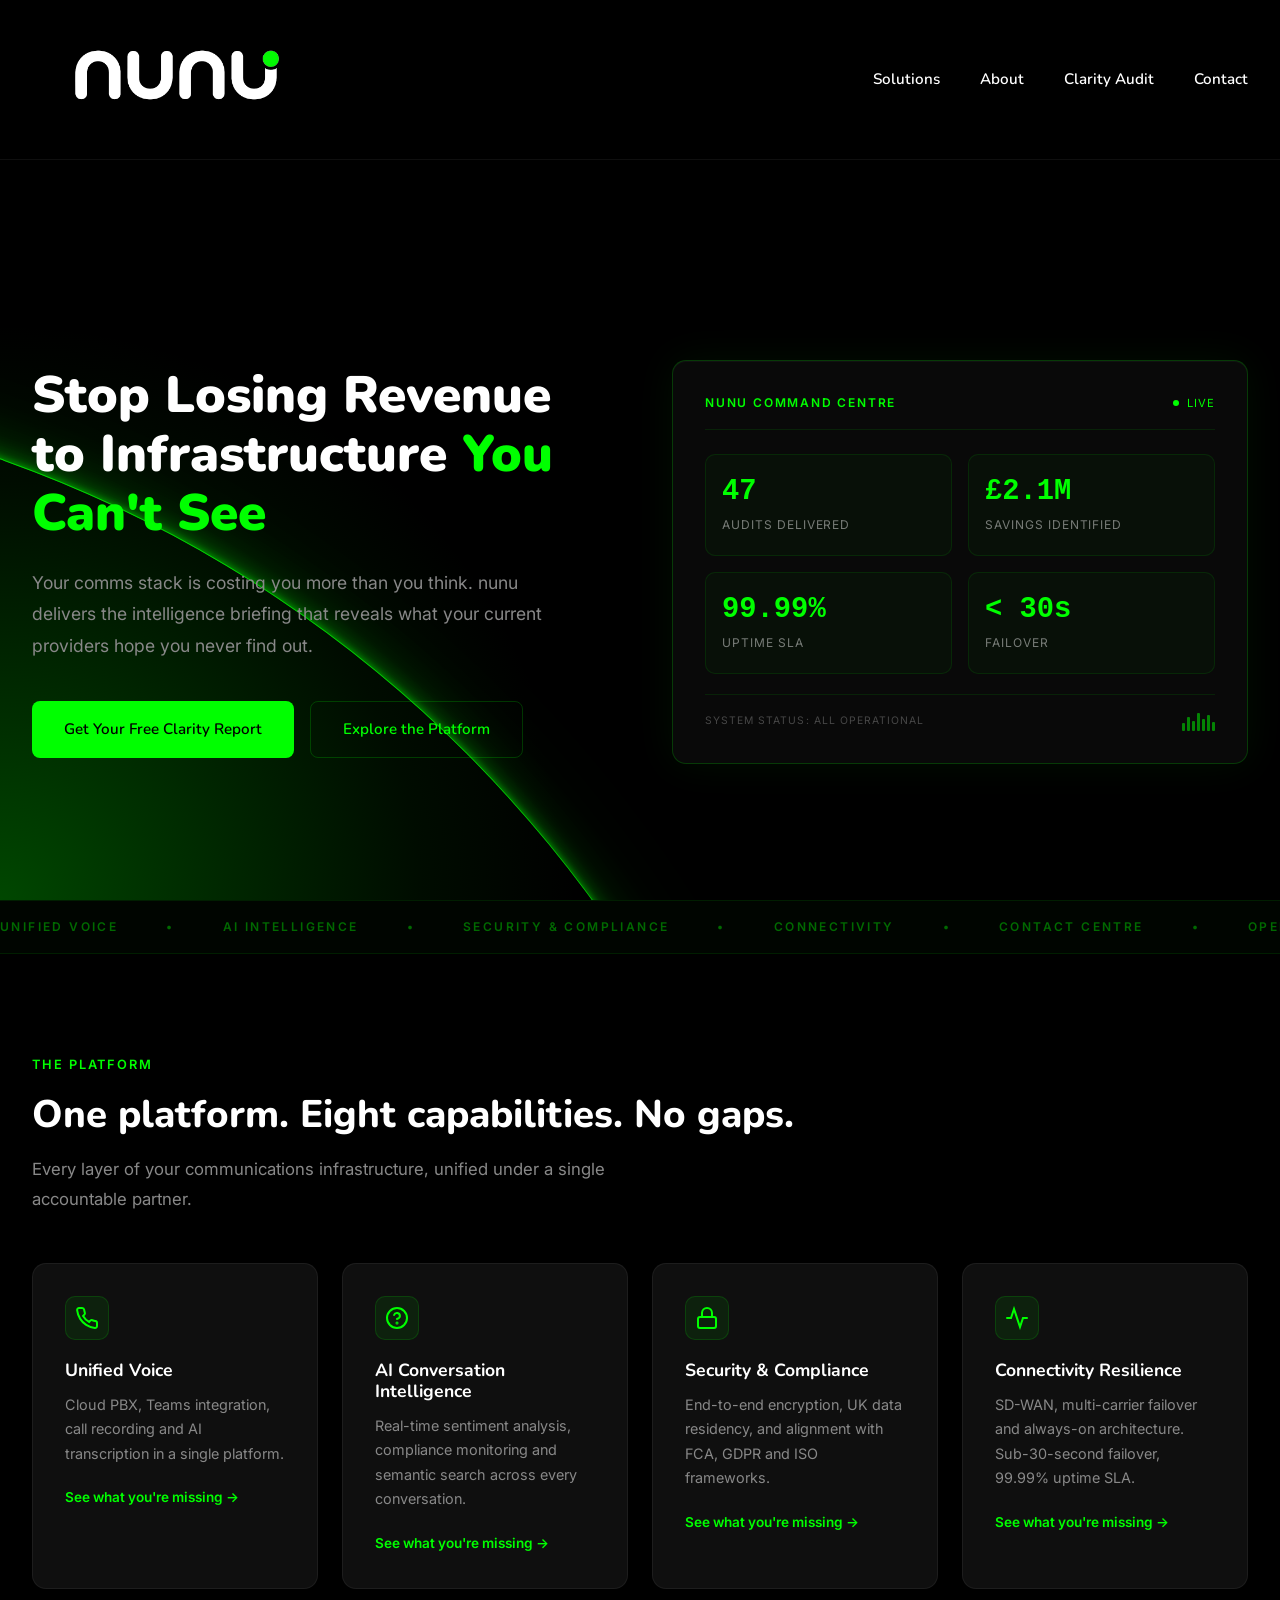
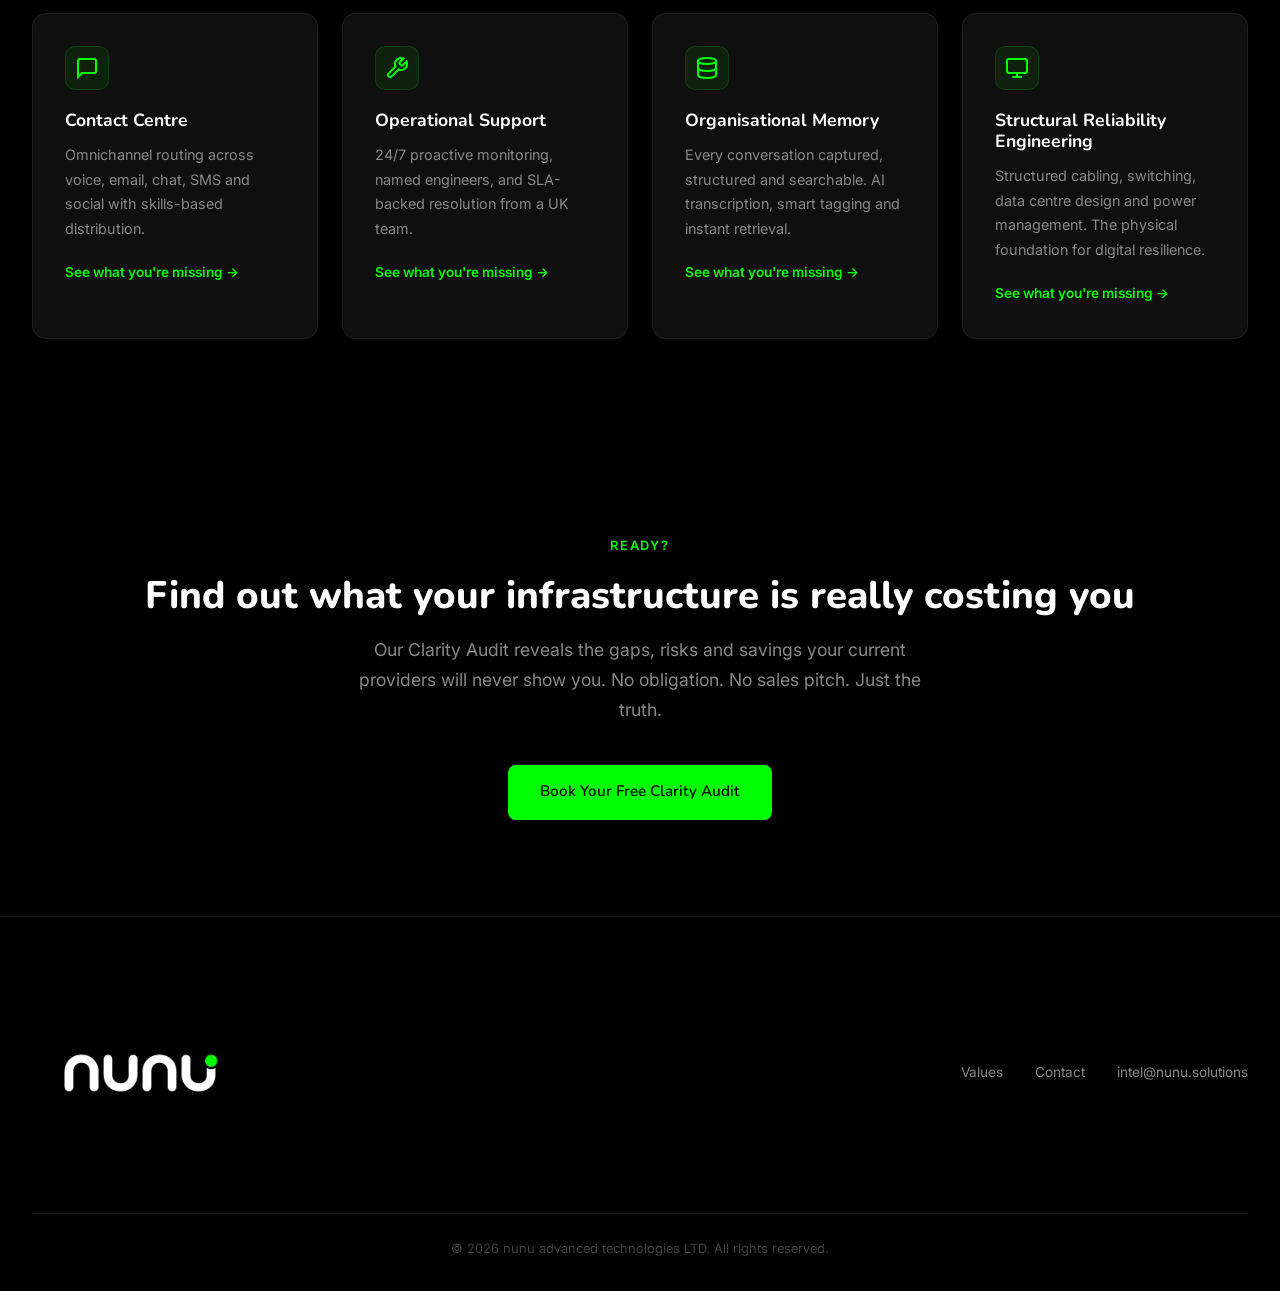
<file: mockup-a-command-centre.html>
<!DOCTYPE html>
<html lang="en">
<head>
    <meta charset="UTF-8">
    <meta name="viewport" content="width=device-width, initial-scale=1.0">
    <title>nunu advanced technologies — Command Centre</title>
    <link rel="icon" type="image/svg+xml" href="favicon.svg">
    <link rel="preconnect" href="https://fonts.googleapis.com">
    <link rel="preconnect" href="https://fonts.gstatic.com" crossorigin>
    <link href="https://fonts.googleapis.com/css2?family=Nunito:wght@400;600;700;800;900&family=Inter:wght@300;400;500;600&display=swap" rel="stylesheet">
    <style>
        /* ── RESET & BASE ── */
        *, *::before, *::after { margin: 0; padding: 0; box-sizing: border-box; }
        :root {
            --black: #000000;
            --green: #00FF00;
            --green-dim: rgba(0,255,0,0.08);
            --white: #FFFFFF;
            --body: #888888;
            --card: rgba(18,18,18,0.85);
            --border: rgba(255,255,255,0.06);
            --border-green: rgba(0,255,0,0.2);
            --r: 14px;
            --nav-h: 160px;
        }
        html { scroll-behavior: smooth; }
        body {
            font-family: 'Inter', sans-serif;
            background: var(--black);
            color: var(--body);
            line-height: 1.7;
            -webkit-font-smoothing: antialiased;
        }
        h1, h2, h3, h4, h5 { font-family: 'Nunito', sans-serif; color: var(--white); line-height: 1.2; }
        a { color: var(--green); text-decoration: none; }
        .container { max-width: 1280px; margin: 0 auto; padding: 0 2rem; }

        /* ── NAV ── */
        nav {
            position: fixed; top: 0; left: 0; right: 0; z-index: 100;
            height: var(--nav-h);
            display: flex; align-items: center;
            background: rgba(0,0,0,0.85);
            backdrop-filter: blur(20px); -webkit-backdrop-filter: blur(20px);
            border-bottom: 1px solid var(--border);
        }
        .nav-inner {
            width: 100%; max-width: 1280px; margin: 0 auto; padding: 0 2rem;
            display: flex; align-items: center; justify-content: space-between;
        }
        .nav-logo img { height: 288px; width: auto; filter: brightness(0) invert(1); }
        .nav-links { display: flex; gap: 2.5rem; align-items: center; }
        .nav-links a {
            font-family: 'Nunito', sans-serif; font-weight: 600; font-size: 0.95rem;
            color: var(--white); transition: color 0.2s;
        }
        .nav-links a:hover { color: var(--green); }

        /* ── HERO ── */
        .hero {
            position: relative; overflow: hidden;
            min-height: 100vh; padding-top: calc(var(--nav-h) + 4rem);
            display: flex; align-items: center;
        }
        .hero::before {
            content: ''; position: absolute; inset: 0; z-index: 0;
            background: radial-gradient(circle 60vw at 0% 100%, rgba(0, 255, 0, 0.28) 0%, rgba(0, 150, 0, 0.08) 55%, transparent 75%);
        }
        .hero::after {
            content: ''; position: absolute;
            bottom: -155vw; left: -130vw; width: 195vw; height: 195vw;
            border-radius: 50%; z-index: 0;
            box-shadow: 0 -1px 0 rgba(0,255,0,0.7), 0 -2px 6px rgba(0,255,0,0.4), 0 -6px 18px rgba(0,255,0,0.25), 0 -14px 50px rgba(0,255,0,0.12), 0 -30px 100px rgba(0,255,0,0.05);
        }
        .hero-grid {
            position: relative; z-index: 1;
            display: grid; grid-template-columns: 1fr 1fr; gap: 4rem; align-items: center;
        }
        .hero-left h1 {
            font-size: clamp(2.2rem, 4vw, 3.4rem);
            font-weight: 900; line-height: 1.15; margin-bottom: 1.5rem;
        }
        .hero-left h1 span { color: var(--green); }
        .hero-sub {
            font-size: 1.1rem; line-height: 1.8; margin-bottom: 2.5rem;
            max-width: 520px; color: var(--body);
        }
        .hero-btns { display: flex; gap: 1rem; flex-wrap: wrap; }
        .btn-primary {
            display: inline-flex; align-items: center; gap: 0.5rem;
            padding: 0.9rem 2rem; border-radius: 8px; font-weight: 600; font-size: 0.95rem;
            background: var(--green); color: var(--black); border: none; cursor: pointer;
            font-family: 'Nunito', sans-serif;
            transition: box-shadow 0.3s, transform 0.2s;
        }
        .btn-primary:hover { box-shadow: 0 0 30px rgba(0,255,0,0.35); transform: translateY(-1px); }
        .btn-outline {
            display: inline-flex; align-items: center; gap: 0.5rem;
            padding: 0.9rem 2rem; border-radius: 8px; font-weight: 600; font-size: 0.95rem;
            background: transparent; color: var(--green); border: 1px solid var(--border-green); cursor: pointer;
            font-family: 'Nunito', sans-serif;
            transition: all 0.3s;
        }
        .btn-outline:hover { background: rgba(0,255,0,0.06); border-color: rgba(0,255,0,0.5); }

        /* ── HUD PANEL ── */
        .hud-panel {
            background: rgba(10,10,10,0.9);
            border: 1px solid rgba(0,255,0,0.2);
            border-radius: var(--r);
            padding: 2rem;
            box-shadow: 0 0 40px rgba(0,255,0,0.06), inset 0 1px 0 rgba(255,255,255,0.03);
            backdrop-filter: blur(20px);
        }
        .hud-header {
            display: flex; align-items: center; justify-content: space-between;
            margin-bottom: 1.5rem; padding-bottom: 1rem;
            border-bottom: 1px solid rgba(0,255,0,0.1);
        }
        .hud-title {
            font-family: 'Inter', monospace; font-size: 0.75rem; font-weight: 600;
            text-transform: uppercase; letter-spacing: 0.15em; color: var(--green);
        }
        .hud-status {
            display: flex; align-items: center; gap: 0.5rem;
            font-family: 'Inter', monospace; font-size: 0.7rem; color: var(--green);
            text-transform: uppercase; letter-spacing: 0.1em;
        }
        .hud-dot {
            width: 6px; height: 6px; border-radius: 50%; background: var(--green);
            animation: pulse-dot 2s infinite;
        }
        @keyframes pulse-dot {
            0%, 100% { opacity: 1; box-shadow: 0 0 4px var(--green); }
            50% { opacity: 0.4; box-shadow: none; }
        }
        .hud-metrics { display: grid; grid-template-columns: 1fr 1fr; gap: 1rem; }
        .hud-metric {
            background: rgba(0,255,0,0.03);
            border: 1px solid rgba(0,255,0,0.1);
            border-radius: 10px; padding: 1.25rem 1rem;
            transition: border-color 0.3s, box-shadow 0.3s;
        }
        .hud-metric:hover {
            border-color: rgba(0,255,0,0.35);
            box-shadow: 0 0 20px rgba(0,255,0,0.08);
        }
        .hud-metric-value {
            font-family: 'JetBrains Mono', 'SF Mono', 'Fira Code', monospace;
            font-size: 1.8rem; font-weight: 700; color: var(--green);
            line-height: 1.2; margin-bottom: 0.3rem;
        }
        .hud-metric-label {
            font-family: 'Inter', sans-serif; font-size: 0.75rem;
            text-transform: uppercase; letter-spacing: 0.08em;
            color: rgba(255,255,255,0.45);
        }
        .hud-footer {
            margin-top: 1.25rem; padding-top: 1rem;
            border-top: 1px solid rgba(0,255,0,0.1);
            display: flex; justify-content: space-between; align-items: center;
        }
        .hud-footer-text {
            font-family: 'Inter', monospace; font-size: 0.65rem;
            text-transform: uppercase; letter-spacing: 0.1em;
            color: rgba(255,255,255,0.25);
        }
        .hud-bar {
            display: flex; gap: 2px; align-items: flex-end; height: 20px;
        }
        .hud-bar span {
            width: 3px; background: var(--green); border-radius: 1px;
            opacity: 0.5; animation: bar-pulse 1.5s infinite;
        }
        .hud-bar span:nth-child(1) { height: 8px; animation-delay: 0s; }
        .hud-bar span:nth-child(2) { height: 14px; animation-delay: 0.15s; }
        .hud-bar span:nth-child(3) { height: 10px; animation-delay: 0.3s; }
        .hud-bar span:nth-child(4) { height: 18px; animation-delay: 0.45s; }
        .hud-bar span:nth-child(5) { height: 12px; animation-delay: 0.6s; }
        .hud-bar span:nth-child(6) { height: 16px; animation-delay: 0.75s; }
        .hud-bar span:nth-child(7) { height: 9px; animation-delay: 0.9s; }
        @keyframes bar-pulse {
            0%, 100% { opacity: 0.3; }
            50% { opacity: 0.8; }
        }

        /* ── TICKER ── */
        .ticker {
            position: relative; z-index: 1;
            overflow: hidden;
            border-top: 1px solid rgba(0,255,0,0.1);
            border-bottom: 1px solid rgba(0,255,0,0.1);
            padding: 1rem 0;
            background: rgba(0,255,0,0.02);
        }
        .ticker-track {
            display: flex; gap: 3rem; white-space: nowrap;
            animation: scroll-ticker 30s linear infinite;
        }
        .ticker-item {
            font-family: 'Inter', sans-serif; font-size: 0.75rem; font-weight: 600;
            text-transform: uppercase; letter-spacing: 0.2em;
            color: rgba(0,255,0,0.4);
            flex-shrink: 0;
        }
        @keyframes scroll-ticker {
            0% { transform: translateX(0); }
            100% { transform: translateX(-50%); }
        }

        /* ── SECTIONS ── */
        .section {
            position: relative; z-index: 1;
            padding: 6rem 0;
        }
        .eyebrow {
            display: inline-block;
            font-family: 'Inter', sans-serif; font-size: 0.8rem; font-weight: 600;
            text-transform: uppercase; letter-spacing: 0.15em;
            color: var(--green); margin-bottom: 1rem;
        }
        .section h2 {
            font-size: clamp(1.8rem, 3vw, 2.6rem);
            font-weight: 800; margin-bottom: 1rem;
        }
        .section-sub {
            font-size: 1.05rem; line-height: 1.8; max-width: 640px;
            margin-bottom: 3rem; color: var(--body);
        }

        /* ── SOLUTIONS GRID ── */
        .solutions-grid {
            display: grid; grid-template-columns: repeat(4, 1fr); gap: 1.5rem; margin-top: 3rem;
        }
        .solution-card {
            background: var(--card);
            border: 1px solid var(--border);
            border-radius: var(--r);
            padding: 2rem;
            transition: all 0.3s ease;
            position: relative; overflow: hidden;
        }
        .solution-card:hover {
            border-color: rgba(0,255,0,0.3);
            transform: translateY(-3px);
            box-shadow: 0 8px 40px rgba(0,255,0,0.08);
        }
        .solution-icon {
            width: 44px; height: 44px; border-radius: 10px;
            background: var(--green-dim); border: 1px solid rgba(0,255,0,0.15);
            display: flex; align-items: center; justify-content: center;
            margin-bottom: 1.25rem; color: var(--green);
        }
        .solution-card h3 { font-size: 1.1rem; margin-bottom: 0.75rem; color: var(--white); }
        .solution-card p { font-size: 0.9rem; line-height: 1.7; }
        .solution-card .card-link {
            display: inline-flex; align-items: center; gap: 0.4rem;
            font-size: 0.85rem; font-weight: 600; color: var(--green);
            margin-top: 1.25rem; transition: gap 0.2s; text-decoration: none;
        }
        .solution-card:hover .card-link { gap: 0.7rem; }

        /* ── CTA SECTION ── */
        .cta-section {
            text-align: center; padding: 6rem 0;
            position: relative; z-index: 1;
        }
        .cta-section h2 {
            font-size: clamp(1.8rem, 3vw, 2.8rem);
            font-weight: 800; margin-bottom: 1rem;
        }
        .cta-section p {
            font-size: 1.1rem; margin-bottom: 2.5rem;
            max-width: 600px; margin-left: auto; margin-right: auto;
        }

        /* ── FOOTER ── */
        footer {
            border-top: 1px solid var(--border);
            padding: 3rem 0 2rem;
            position: relative; z-index: 1;
        }
        .footer-inner {
            display: flex; align-items: center; justify-content: space-between;
            flex-wrap: wrap; gap: 2rem;
        }
        .footer-logo img { height: 216px; width: auto; display: block; filter: brightness(0) invert(1); }
        .footer-links { display: flex; gap: 2rem; align-items: center; }
        .footer-links a {
            font-size: 0.85rem; color: var(--body); transition: color 0.2s;
        }
        .footer-links a:hover { color: var(--green); }
        .footer-copy {
            width: 100%; text-align: center; margin-top: 2rem; padding-top: 1.5rem;
            border-top: 1px solid var(--border);
            font-size: 0.8rem; color: rgba(255,255,255,0.25);
        }

        /* ── RESPONSIVE ── */
        @media (max-width: 1024px) {
            .hero-grid { grid-template-columns: 1fr; gap: 3rem; }
            .solutions-grid { grid-template-columns: repeat(2, 1fr); }
        }
        @media (max-width: 768px) {
            :root { --nav-h: 100px; }
            .nav-logo img { height: 160px; }
            .nav-links { display: none; }
            .solutions-grid { grid-template-columns: 1fr; }
            .hero-left h1 { font-size: 2rem; }
            .hud-metrics { grid-template-columns: 1fr 1fr; }
            .footer-inner { flex-direction: column; text-align: center; }
            .footer-links { justify-content: center; }
        }
    </style>
</head>
<body>

<!-- NAV -->
<nav>
    <div class="nav-inner">
        <a class="nav-logo" href="index.html">
            <img src="nunu_Logo_High_Res_Asset.png" alt="nunu">
        </a>
        <div class="nav-links">
            <a href="platform.html">Solutions</a>
            <a href="values.html">About</a>
            <a href="clarity-audit.html">Clarity Audit</a>
            <a href="contact-us.html">Contact</a>
        </div>
    </div>
</nav>

<!-- HERO -->
<section class="hero">
    <div class="container">
        <div class="hero-grid">
            <div class="hero-left">
                <h1>Stop Losing Revenue to Infrastructure <span>You Can't See</span></h1>
                <p class="hero-sub">Your comms stack is costing you more than you think. nunu delivers the intelligence briefing that reveals what your current providers hope you never find out.</p>
                <div class="hero-btns">
                    <a href="clarity-audit.html" class="btn-primary">Get Your Free Clarity Report</a>
                    <a href="platform.html" class="btn-outline">Explore the Platform</a>
                </div>
            </div>
            <div class="hero-right">
                <div class="hud-panel">
                    <div class="hud-header">
                        <div class="hud-title">nunu Command Centre</div>
                        <div class="hud-status"><div class="hud-dot"></div> Live</div>
                    </div>
                    <div class="hud-metrics">
                        <div class="hud-metric">
                            <div class="hud-metric-value">47</div>
                            <div class="hud-metric-label">Audits Delivered</div>
                        </div>
                        <div class="hud-metric">
                            <div class="hud-metric-value">&pound;2.1M</div>
                            <div class="hud-metric-label">Savings Identified</div>
                        </div>
                        <div class="hud-metric">
                            <div class="hud-metric-value">99.99%</div>
                            <div class="hud-metric-label">Uptime SLA</div>
                        </div>
                        <div class="hud-metric">
                            <div class="hud-metric-value">&lt; 30s</div>
                            <div class="hud-metric-label">Failover</div>
                        </div>
                    </div>
                    <div class="hud-footer">
                        <div class="hud-footer-text">System Status: All Operational</div>
                        <div class="hud-bar">
                            <span></span><span></span><span></span><span></span><span></span><span></span><span></span>
                        </div>
                    </div>
                </div>
            </div>
        </div>
    </div>
</section>

<!-- TICKER -->
<div class="ticker">
    <div class="ticker-track">
        <span class="ticker-item">UNIFIED VOICE</span>
        <span class="ticker-item">&bull;</span>
        <span class="ticker-item">AI INTELLIGENCE</span>
        <span class="ticker-item">&bull;</span>
        <span class="ticker-item">SECURITY &amp; COMPLIANCE</span>
        <span class="ticker-item">&bull;</span>
        <span class="ticker-item">CONNECTIVITY</span>
        <span class="ticker-item">&bull;</span>
        <span class="ticker-item">CONTACT CENTRE</span>
        <span class="ticker-item">&bull;</span>
        <span class="ticker-item">OPERATIONAL SUPPORT</span>
        <span class="ticker-item">&bull;</span>
        <span class="ticker-item">ORGANISATIONAL MEMORY</span>
        <span class="ticker-item">&bull;</span>
        <span class="ticker-item">INFRASTRUCTURE</span>
        <span class="ticker-item">&bull;</span>
        <!-- duplicate for seamless loop -->
        <span class="ticker-item">UNIFIED VOICE</span>
        <span class="ticker-item">&bull;</span>
        <span class="ticker-item">AI INTELLIGENCE</span>
        <span class="ticker-item">&bull;</span>
        <span class="ticker-item">SECURITY &amp; COMPLIANCE</span>
        <span class="ticker-item">&bull;</span>
        <span class="ticker-item">CONNECTIVITY</span>
        <span class="ticker-item">&bull;</span>
        <span class="ticker-item">CONTACT CENTRE</span>
        <span class="ticker-item">&bull;</span>
        <span class="ticker-item">OPERATIONAL SUPPORT</span>
        <span class="ticker-item">&bull;</span>
        <span class="ticker-item">ORGANISATIONAL MEMORY</span>
        <span class="ticker-item">&bull;</span>
        <span class="ticker-item">INFRASTRUCTURE</span>
        <span class="ticker-item">&bull;</span>
    </div>
</div>

<!-- SOLUTIONS -->
<section class="section" id="solutions">
    <div class="container">
        <span class="eyebrow">The Platform</span>
        <h2>One platform. Eight capabilities. No gaps.</h2>
        <p class="section-sub">Every layer of your communications infrastructure, unified under a single accountable partner.</p>
        <div class="solutions-grid">
            <div class="solution-card">
                <div class="solution-icon">
                    <svg width="24" height="24" viewBox="0 0 24 24" fill="none" stroke="currentColor" stroke-width="2" stroke-linecap="round"><path d="M22 16.92v3a2 2 0 01-2.18 2 19.79 19.79 0 01-8.63-3.07 19.5 19.5 0 01-6-6A19.79 19.79 0 012.12 4.18 2 2 0 014.11 2h3a2 2 0 012 1.72c.127.96.362 1.903.7 2.81a2 2 0 01-.45 2.11L8.09 9.91a16 16 0 006 6l1.27-1.27a2 2 0 012.11-.45c.907.338 1.85.573 2.81.7A2 2 0 0122 16.92z"/></svg>
                </div>
                <h3>Unified Voice</h3>
                <p>Cloud PBX, Teams integration, call recording and AI transcription in a single platform.</p>
                <a href="platform.html#voice" class="card-link">See what you're missing &rarr;</a>
            </div>
            <div class="solution-card">
                <div class="solution-icon">
                    <svg width="24" height="24" viewBox="0 0 24 24" fill="none" stroke="currentColor" stroke-width="2" stroke-linecap="round"><circle cx="12" cy="12" r="10"/><path d="M9.09 9a3 3 0 015.83 1c0 2-3 3-3 3"/><circle cx="12" cy="17" r=".5"/></svg>
                </div>
                <h3>AI Conversation Intelligence</h3>
                <p>Real-time sentiment analysis, compliance monitoring and semantic search across every conversation.</p>
                <a href="platform.html#ai" class="card-link">See what you're missing &rarr;</a>
            </div>
            <div class="solution-card">
                <div class="solution-icon">
                    <svg width="24" height="24" viewBox="0 0 24 24" fill="none" stroke="currentColor" stroke-width="2" stroke-linecap="round"><rect x="3" y="11" width="18" height="11" rx="2" ry="2"/><path d="M7 11V7a5 5 0 0110 0v4"/></svg>
                </div>
                <h3>Security &amp; Compliance</h3>
                <p>End-to-end encryption, UK data residency, and alignment with FCA, GDPR and ISO frameworks.</p>
                <a href="platform.html#security" class="card-link">See what you're missing &rarr;</a>
            </div>
            <div class="solution-card">
                <div class="solution-icon">
                    <svg width="24" height="24" viewBox="0 0 24 24" fill="none" stroke="currentColor" stroke-width="2" stroke-linecap="round"><path d="M22 12h-4l-3 9L9 3l-3 9H2"/></svg>
                </div>
                <h3>Connectivity Resilience</h3>
                <p>SD-WAN, multi-carrier failover and always-on architecture. Sub-30-second failover, 99.99% uptime SLA.</p>
                <a href="platform.html#connectivity" class="card-link">See what you're missing &rarr;</a>
            </div>
            <div class="solution-card">
                <div class="solution-icon">
                    <svg width="24" height="24" viewBox="0 0 24 24" fill="none" stroke="currentColor" stroke-width="2" stroke-linecap="round"><path d="M21 15a2 2 0 01-2 2H7l-4 4V5a2 2 0 012-2h14a2 2 0 012 2z"/></svg>
                </div>
                <h3>Contact Centre</h3>
                <p>Omnichannel routing across voice, email, chat, SMS and social with skills-based distribution.</p>
                <a href="platform.html#contact-centre" class="card-link">See what you're missing &rarr;</a>
            </div>
            <div class="solution-card">
                <div class="solution-icon">
                    <svg width="24" height="24" viewBox="0 0 24 24" fill="none" stroke="currentColor" stroke-width="2" stroke-linecap="round"><path d="M14.7 6.3a1 1 0 000 1.4l1.6 1.6a1 1 0 001.4 0l3.77-3.77a6 6 0 01-7.94 7.94l-6.91 6.91a2.12 2.12 0 01-3-3l6.91-6.91a6 6 0 017.94-7.94l-3.76 3.76z"/></svg>
                </div>
                <h3>Operational Support</h3>
                <p>24/7 proactive monitoring, named engineers, and SLA-backed resolution from a UK team.</p>
                <a href="platform.html#support" class="card-link">See what you're missing &rarr;</a>
            </div>
            <div class="solution-card">
                <div class="solution-icon">
                    <svg width="24" height="24" viewBox="0 0 24 24" fill="none" stroke="currentColor" stroke-width="2" stroke-linecap="round"><ellipse cx="12" cy="5" rx="9" ry="3"/><path d="M21 12c0 1.66-4 3-9 3s-9-1.34-9-3"/><path d="M3 5v14c0 1.66 4 3 9 3s9-1.34 9-3V5"/></svg>
                </div>
                <h3>Organisational Memory</h3>
                <p>Every conversation captured, structured and searchable. AI transcription, smart tagging and instant retrieval.</p>
                <a href="platform.html#memory" class="card-link">See what you're missing &rarr;</a>
            </div>
            <div class="solution-card">
                <div class="solution-icon">
                    <svg width="24" height="24" viewBox="0 0 24 24" fill="none" stroke="currentColor" stroke-width="2" stroke-linecap="round"><rect x="2" y="3" width="20" height="14" rx="2"/><line x1="8" y1="21" x2="16" y2="21"/><line x1="12" y1="17" x2="12" y2="21"/></svg>
                </div>
                <h3>Structural Reliability Engineering</h3>
                <p>Structured cabling, switching, data centre design and power management. The physical foundation for digital resilience.</p>
                <a href="platform.html#infrastructure" class="card-link">See what you're missing &rarr;</a>
            </div>
        </div>
    </div>
</section>

<!-- CTA -->
<section class="cta-section">
    <div class="container">
        <span class="eyebrow">Ready?</span>
        <h2>Find out what your infrastructure is really costing you</h2>
        <p>Our Clarity Audit reveals the gaps, risks and savings your current providers will never show you. No obligation. No sales pitch. Just the truth.</p>
        <a href="clarity-audit.html" class="btn-primary">Book Your Free Clarity Audit</a>
    </div>
</section>

<!-- FOOTER -->
<footer>
    <div class="container">
        <div class="footer-inner">
            <div class="footer-logo">
                <img src="nunu_Logo_High_Res_Asset.png" alt="nunu">
            </div>
            <div class="footer-links">
                <a href="values.html">Values</a>
                <a href="contact-us.html">Contact</a>
                <a href="mailto:intel@nunu.solutions">intel@nunu.solutions</a>
            </div>
        </div>
        <div class="footer-copy">&copy; 2026 nunu advanced technologies LTD. All rights reserved.</div>
    </div>
</footer>

<script src="logo-loader.js"></script>
</body>
</html>
</file>
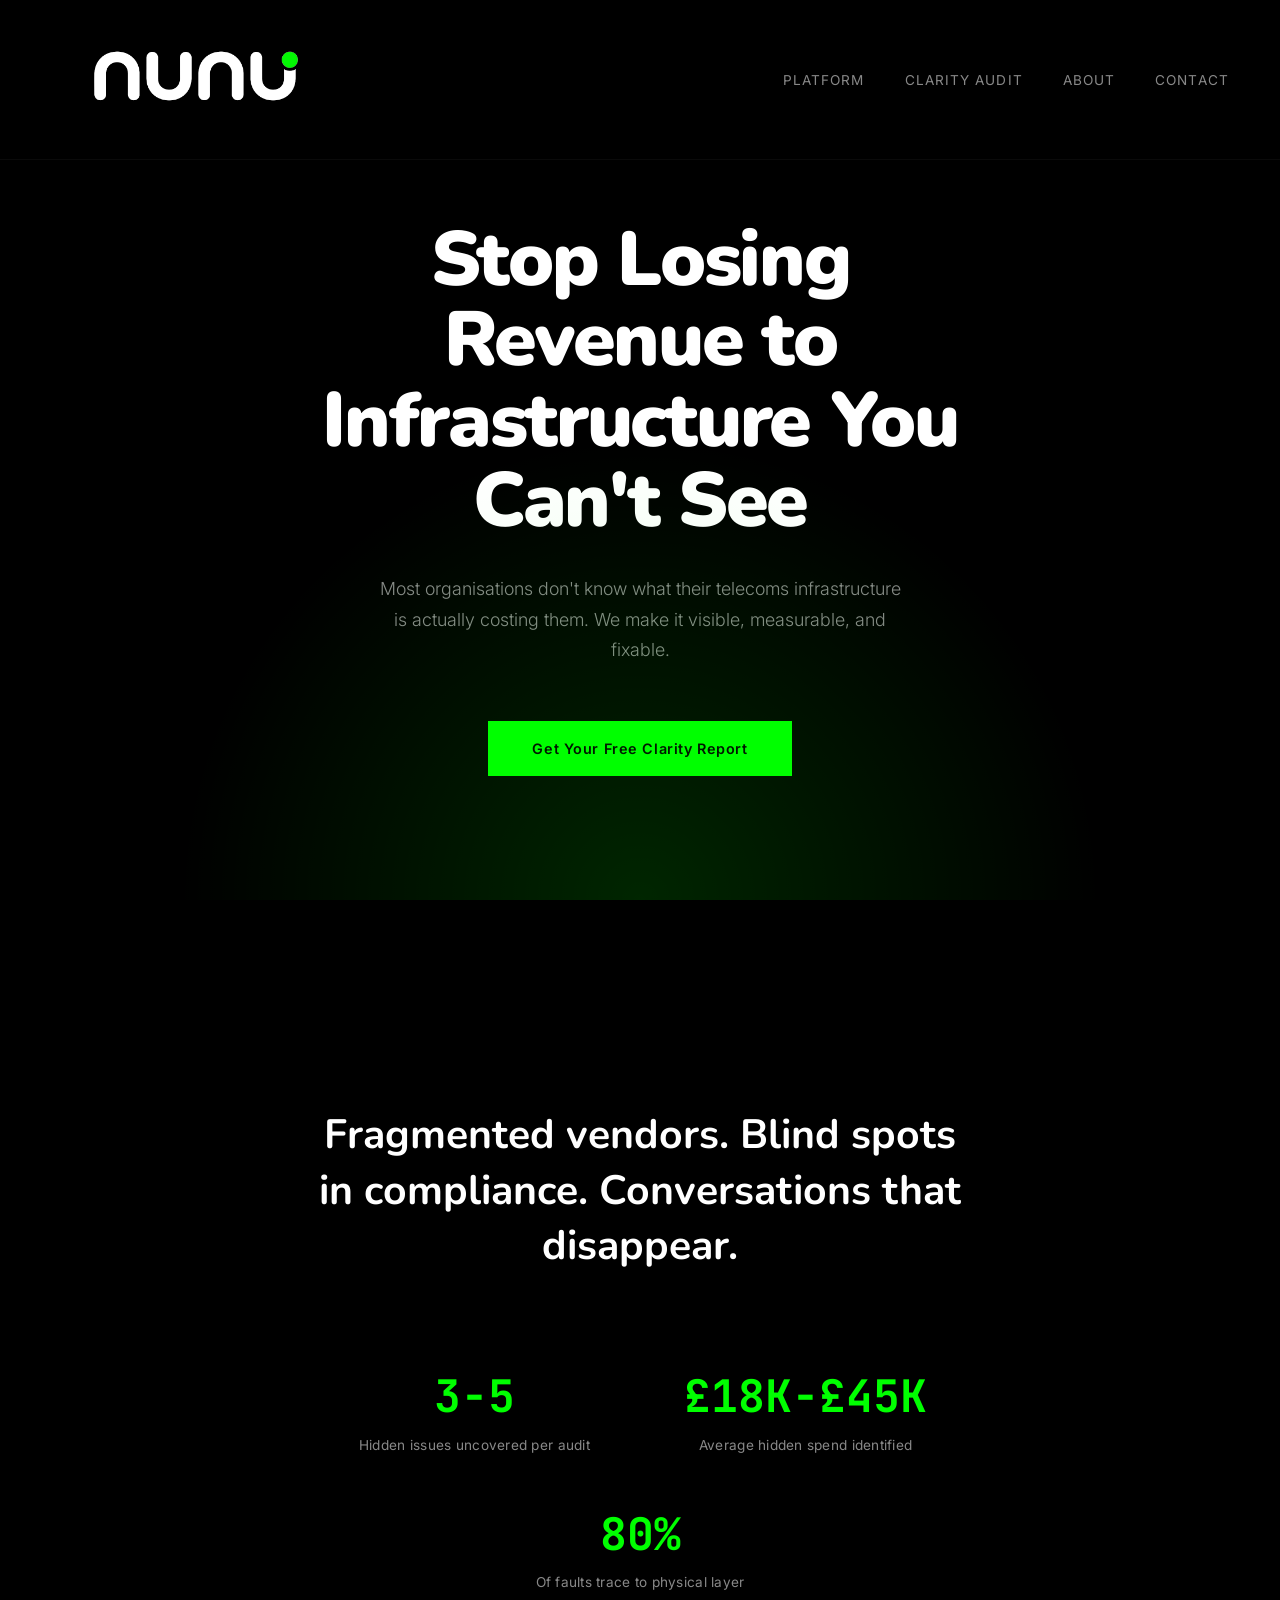
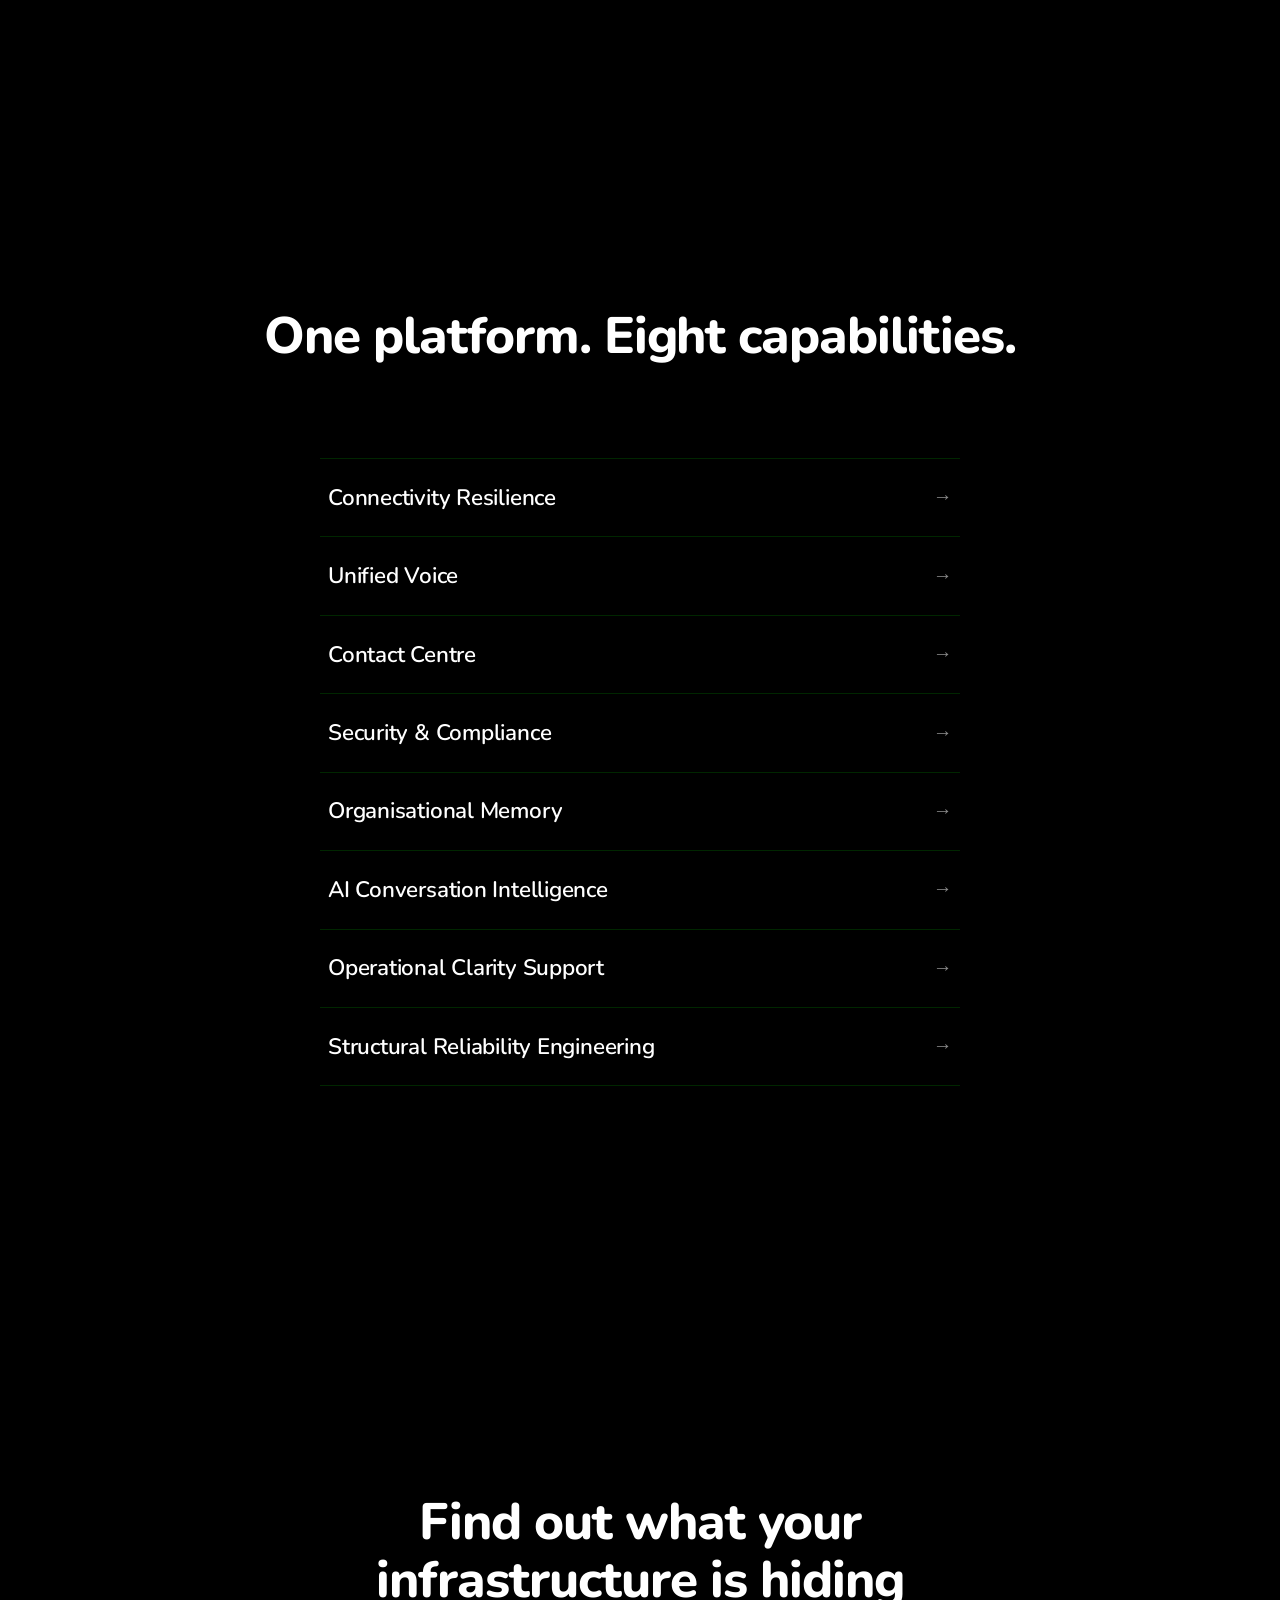
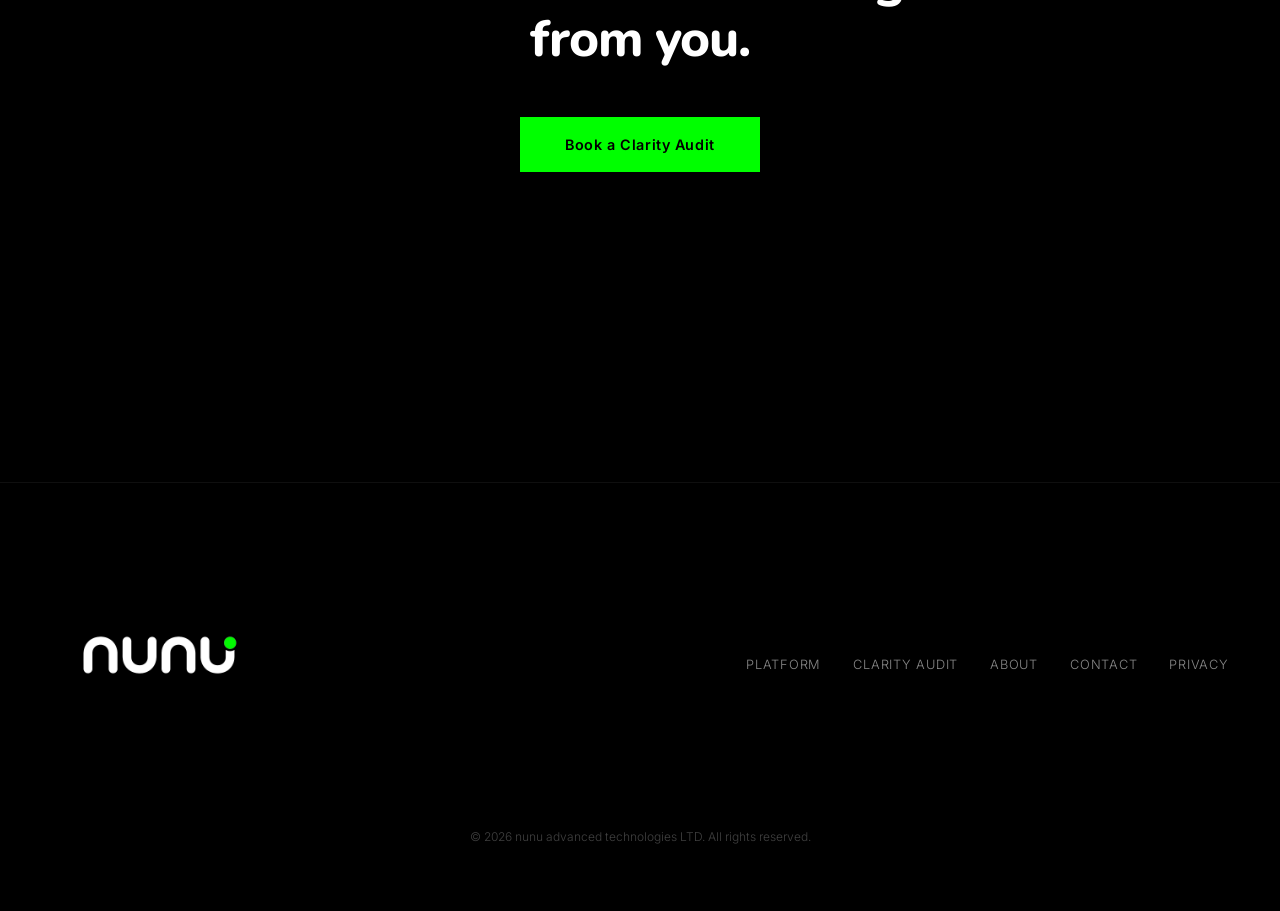
<file: mockup-b-minimal.html>
<!DOCTYPE html>
<html lang="en">
<head>
    <meta charset="UTF-8">
    <meta name="viewport" content="width=device-width, initial-scale=1.0">
    <title>nunu advanced technologies — Mockup B: Minimal Focus</title>
    <link rel="icon" type="image/svg+xml" href="favicon.svg">
    <link href="https://fonts.googleapis.com/css2?family=Nunito:wght@400;600;700;800;900&family=Inter:wght@300;400;500;600&family=JetBrains+Mono:wght@400;500;600;700&display=swap" rel="stylesheet">
    <style>
        *, *::before, *::after {
            margin: 0;
            padding: 0;
            box-sizing: border-box;
        }

        :root {
            --black: #000000;
            --white: #FFFFFF;
            --green: #00FF00;
            --grey: #888888;
            --nav-h: 160px;
        }

        html {
            scroll-behavior: smooth;
        }

        body {
            background: var(--black);
            color: var(--white);
            font-family: 'Inter', sans-serif;
            font-weight: 300;
            line-height: 1.6;
            overflow-x: hidden;
            -webkit-font-smoothing: antialiased;
            -moz-osx-font-smoothing: grayscale;
        }

        /* ── NAV ── */
        nav {
            position: fixed;
            top: 0;
            left: 0;
            right: 0;
            z-index: 1000;
            height: var(--nav-h);
            display: flex;
            align-items: center;
            justify-content: space-between;
            padding: 0 4vw;
            background: rgba(0, 0, 0, 0.85);
            backdrop-filter: blur(20px);
            -webkit-backdrop-filter: blur(20px);
            border-bottom: 1px solid rgba(255, 255, 255, 0.04);
        }

        .nav-logo img {
            height: 288px;
            width: auto;
            filter: brightness(0) invert(1);
        }

        .nav-links {
            display: flex;
            gap: 2.5rem;
            list-style: none;
        }

        .nav-links a {
            color: var(--grey);
            text-decoration: none;
            font-size: 0.85rem;
            font-weight: 400;
            letter-spacing: 0.08em;
            text-transform: uppercase;
            transition: color 0.3s;
        }

        .nav-links a:hover {
            color: var(--white);
        }

        /* ── SECTIONS ── */
        section {
            min-height: 100vh;
            display: flex;
            flex-direction: column;
            align-items: center;
            justify-content: center;
            padding: 6rem 4vw;
            text-align: center;
            position: relative;
        }

        h1, h2, h3 {
            font-family: 'Nunito', sans-serif;
        }

        /* ── HERO ── */
        .hero {
            padding-top: calc(var(--nav-h) + 2rem);
        }

        .hero::after {
            content: '';
            position: absolute;
            bottom: 0;
            left: 0;
            right: 0;
            height: 60vh;
            background: radial-gradient(circle 60vw at 50% 100%, rgba(0, 255, 0, 0.15) 0%, transparent 60%);
            pointer-events: none;
        }

        .hero h1 {
            font-size: clamp(2.8rem, 6vw, 5.5rem);
            font-weight: 900;
            line-height: 1.05;
            max-width: 14ch;
            letter-spacing: -0.03em;
            margin-bottom: 2rem;
        }

        .hero-sub {
            color: var(--grey);
            font-size: clamp(1rem, 1.4vw, 1.25rem);
            font-weight: 300;
            max-width: 48ch;
            margin-bottom: 3.5rem;
            line-height: 1.7;
        }

        .btn-primary {
            display: inline-block;
            padding: 1rem 2.8rem;
            background: var(--green);
            color: var(--black);
            font-family: 'Inter', sans-serif;
            font-size: 0.9rem;
            font-weight: 600;
            letter-spacing: 0.04em;
            text-decoration: none;
            border: none;
            cursor: pointer;
            transition: box-shadow 0.4s, transform 0.3s;
        }

        .btn-primary:hover {
            box-shadow: 0 0 30px rgba(0, 255, 0, 0.4);
            transform: translateY(-1px);
        }

        /* ── PROBLEM ── */
        .problem-statement {
            font-family: 'Nunito', sans-serif;
            font-size: clamp(1.6rem, 3.2vw, 2.8rem);
            font-weight: 700;
            line-height: 1.35;
            max-width: 26ch;
            margin-bottom: 6rem;
            color: var(--white);
        }

        .stats-row {
            display: flex;
            gap: 4vw;
            flex-wrap: wrap;
            justify-content: center;
            align-items: flex-start;
        }

        .stat {
            flex: 0 1 280px;
        }

        .stat-number {
            font-family: 'JetBrains Mono', monospace;
            font-size: clamp(1.8rem, 3.5vw, 3rem);
            font-weight: 700;
            color: var(--green);
            line-height: 1.2;
            margin-bottom: 0.75rem;
        }

        .stat-label {
            color: var(--grey);
            font-size: 0.85rem;
            font-weight: 400;
            line-height: 1.5;
            letter-spacing: 0.02em;
        }

        /* ── PLATFORM ── */
        .platform h2 {
            font-size: clamp(2rem, 4vw, 3.5rem);
            font-weight: 800;
            margin-bottom: 5rem;
            letter-spacing: -0.02em;
        }

        .capability-list {
            width: 100%;
            max-width: 640px;
            list-style: none;
        }

        .capability-list li {
            border-top: 1px solid rgba(0, 255, 0, 0.15);
        }

        .capability-list li:last-child {
            border-bottom: 1px solid rgba(0, 255, 0, 0.15);
        }

        .capability-list a {
            display: flex;
            align-items: center;
            justify-content: space-between;
            padding: 1.3rem 0.5rem;
            text-decoration: none;
            color: var(--white);
            font-family: 'Nunito', sans-serif;
            font-size: clamp(1.1rem, 2vw, 1.4rem);
            font-weight: 600;
            letter-spacing: -0.01em;
            transition: color 0.3s, padding-left 0.3s;
        }

        .capability-list a::after {
            content: '\2192';
            color: var(--grey);
            font-size: 1.2rem;
            transition: color 0.3s, transform 0.3s;
        }

        .capability-list a:hover {
            color: var(--green);
            padding-left: 1rem;
        }

        .capability-list a:hover::after {
            color: var(--green);
            transform: translateX(4px);
        }

        /* ── CTA ── */
        .cta h2 {
            font-size: clamp(2rem, 4vw, 3.5rem);
            font-weight: 800;
            max-width: 20ch;
            margin-bottom: 3rem;
            letter-spacing: -0.02em;
            line-height: 1.15;
        }

        /* ── FOOTER ── */
        footer {
            padding: 4rem 4vw;
            border-top: 1px solid rgba(255, 255, 255, 0.06);
            display: flex;
            flex-wrap: wrap;
            align-items: center;
            justify-content: space-between;
            gap: 2rem;
        }

        .footer-logo img {
            height: 216px;
            width: auto;
            filter: brightness(0) invert(1);
            display: block;
            margin-bottom: 1rem;
        }

        .footer-links {
            display: flex;
            gap: 2rem;
            list-style: none;
        }

        .footer-links a {
            color: var(--grey);
            text-decoration: none;
            font-size: 0.8rem;
            letter-spacing: 0.06em;
            text-transform: uppercase;
            transition: color 0.3s;
        }

        .footer-links a:hover {
            color: var(--white);
        }

        .footer-copy {
            color: rgba(255, 255, 255, 0.25);
            font-size: 0.75rem;
            width: 100%;
            text-align: center;
            margin-top: 1rem;
        }

        /* ── RESPONSIVE ── */
        @media (max-width: 768px) {
            :root {
                --nav-h: 100px;
            }

            nav {
                padding: 0 1.5rem;
            }

            .nav-logo img {
                height: 160px;
            }

            .nav-links {
                gap: 1.2rem;
            }

            .nav-links a {
                font-size: 0.7rem;
            }

            section {
                padding: 4rem 1.5rem;
            }

            .stats-row {
                flex-direction: column;
                align-items: center;
                gap: 3rem;
            }

            .stat {
                flex: none;
                width: 100%;
                max-width: 300px;
            }

            footer {
                flex-direction: column;
                align-items: flex-start;
                padding: 3rem 1.5rem;
            }

            .footer-copy {
                text-align: left;
            }

            .footer-logo img {
                height: 140px;
            }
        }
    </style>
</head>
<body>

    <!-- NAV -->
    <nav>
        <a class="nav-logo" href="index.html">
            <img src="nunu_Logo_High_Res_Asset.png" alt="nunu">
        </a>
        <ul class="nav-links">
            <li><a href="platform.html">Platform</a></li>
            <li><a href="clarity-audit.html">Clarity Audit</a></li>
            <li><a href="values.html">About</a></li>
            <li><a href="contact-us.html">Contact</a></li>
        </ul>
    </nav>

    <!-- HERO -->
    <section class="hero">
        <h1>Stop Losing Revenue to Infrastructure You Can't See</h1>
        <p class="hero-sub">Most organisations don't know what their telecoms infrastructure is actually costing them. We make it visible, measurable, and fixable.</p>
        <a href="clarity-audit.html" class="btn-primary">Get Your Free Clarity Report</a>
    </section>

    <!-- THE PROBLEM -->
    <section class="problem">
        <p class="problem-statement">Fragmented vendors. Blind spots in compliance. Conversations that disappear.</p>
        <div class="stats-row">
            <div class="stat">
                <div class="stat-number">3-5</div>
                <div class="stat-label">Hidden issues uncovered per audit</div>
            </div>
            <div class="stat">
                <div class="stat-number">&pound;18K-&pound;45K</div>
                <div class="stat-label">Average hidden spend identified</div>
            </div>
            <div class="stat">
                <div class="stat-number">80%</div>
                <div class="stat-label">Of faults trace to physical layer</div>
            </div>
        </div>
    </section>

    <!-- THE PLATFORM -->
    <section class="platform">
        <h2>One platform. Eight capabilities.</h2>
        <ul class="capability-list">
            <li><a href="platform.html#connectivity">Connectivity Resilience</a></li>
            <li><a href="platform.html#voice">Unified Voice</a></li>
            <li><a href="platform.html#contact-centre">Contact Centre</a></li>
            <li><a href="platform.html#security">Security &amp; Compliance</a></li>
            <li><a href="platform.html#memory">Organisational Memory</a></li>
            <li><a href="platform.html#ai">AI Conversation Intelligence</a></li>
            <li><a href="platform.html#support">Operational Clarity Support</a></li>
            <li><a href="platform.html#infrastructure">Structural Reliability Engineering</a></li>
        </ul>
    </section>

    <!-- CTA -->
    <section class="cta">
        <h2>Find out what your infrastructure is hiding from you.</h2>
        <a href="clarity-audit.html" class="btn-primary">Book a Clarity Audit</a>
    </section>

    <!-- FOOTER -->
    <footer>
        <div class="footer-logo">
            <img src="nunu_Logo_High_Res_Asset.png" alt="nunu">
        </div>
        <ul class="footer-links">
            <li><a href="platform.html">Platform</a></li>
            <li><a href="clarity-audit.html">Clarity Audit</a></li>
            <li><a href="values.html">About</a></li>
            <li><a href="contact-us.html">Contact</a></li>
            <li><a href="privacy.html">Privacy</a></li>
        </ul>
        <p class="footer-copy">&copy; 2026 nunu advanced technologies LTD. All rights reserved.</p>
    </footer>

    <script src="logo-loader.js"></script>
</body>
</html>
</file>
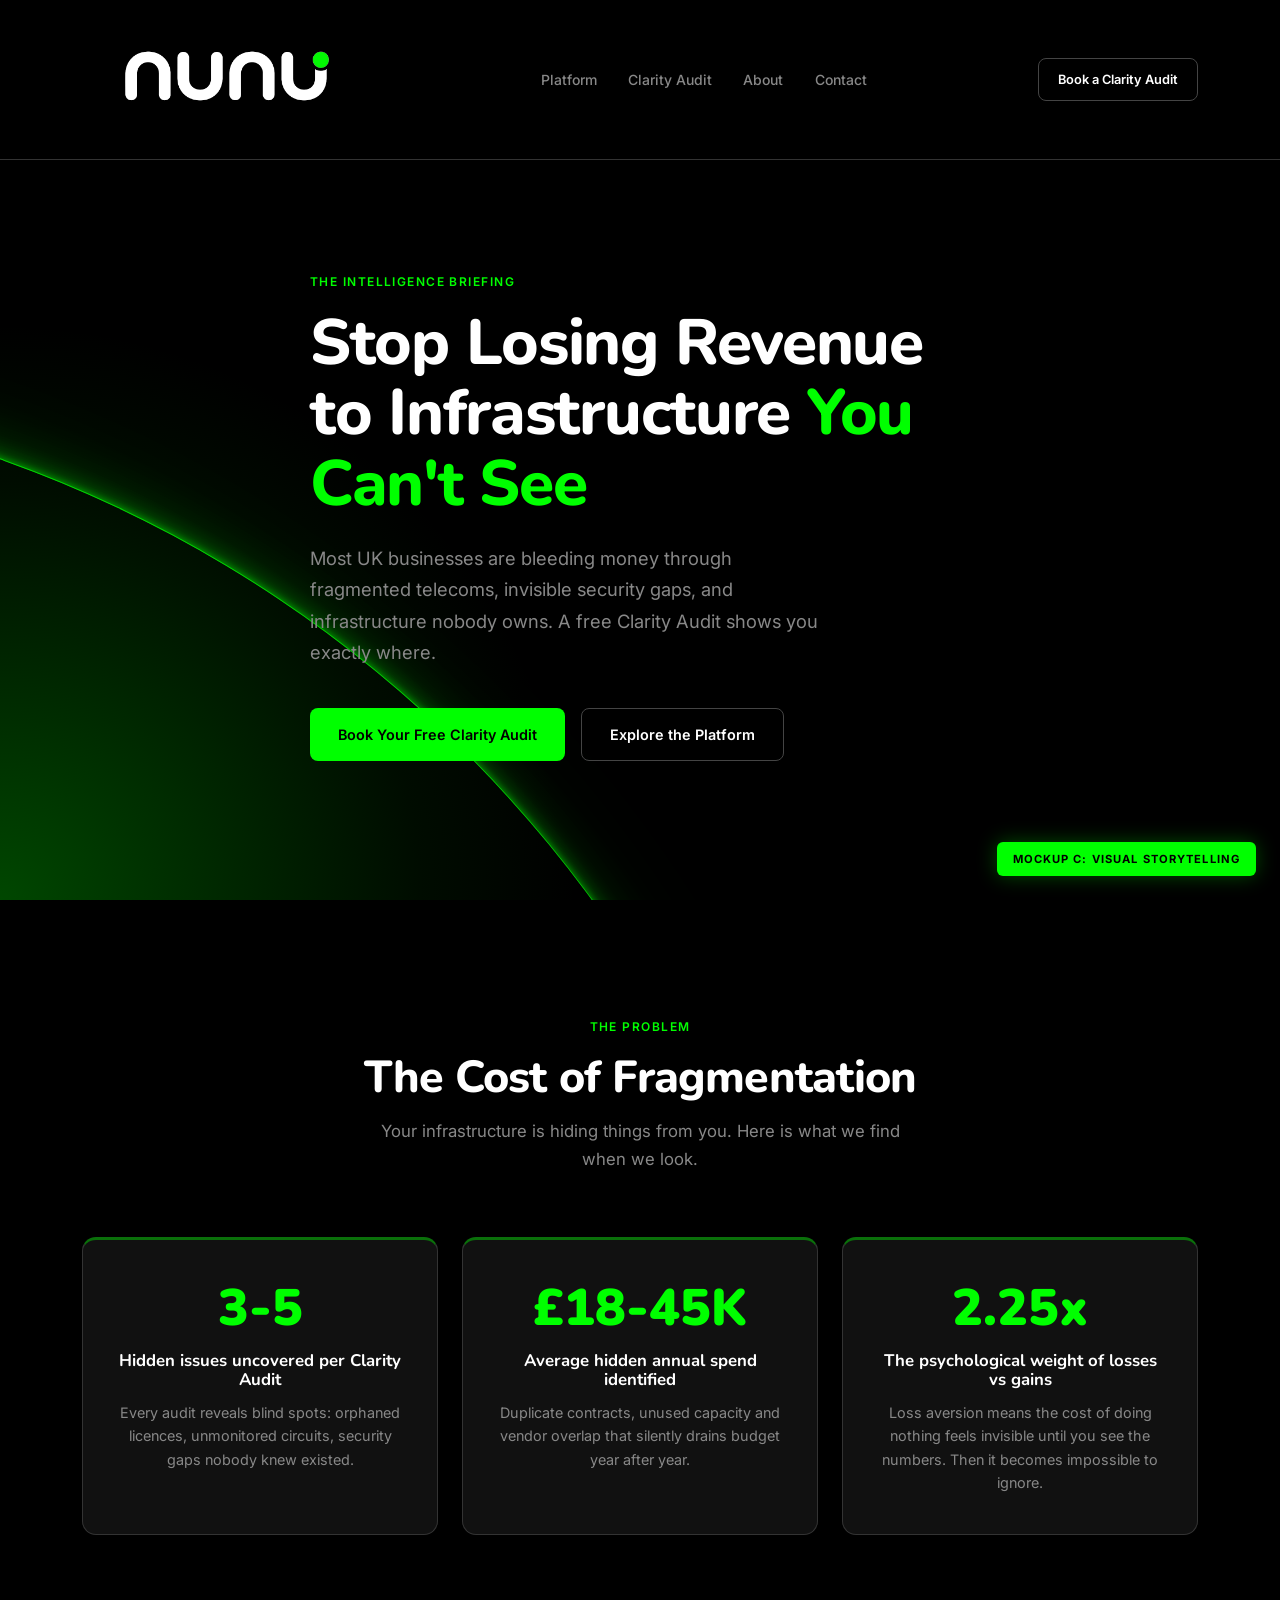
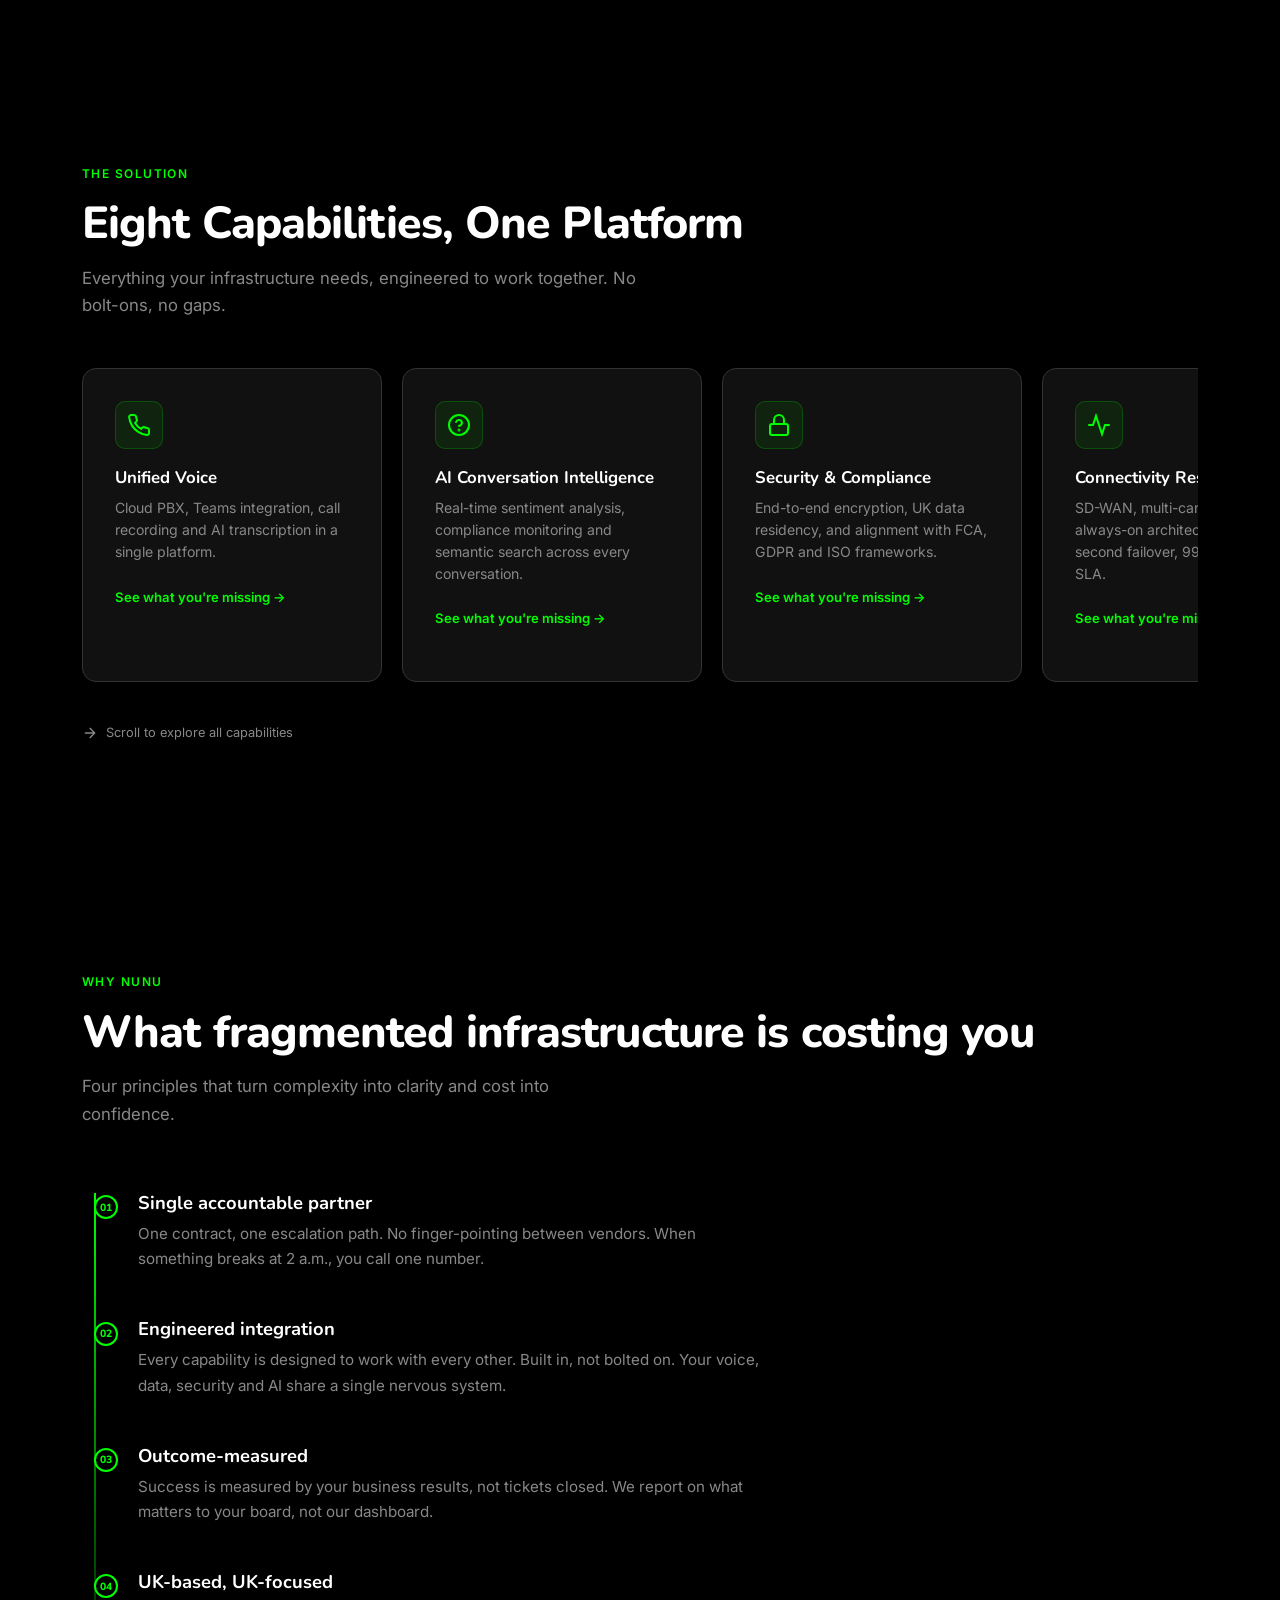
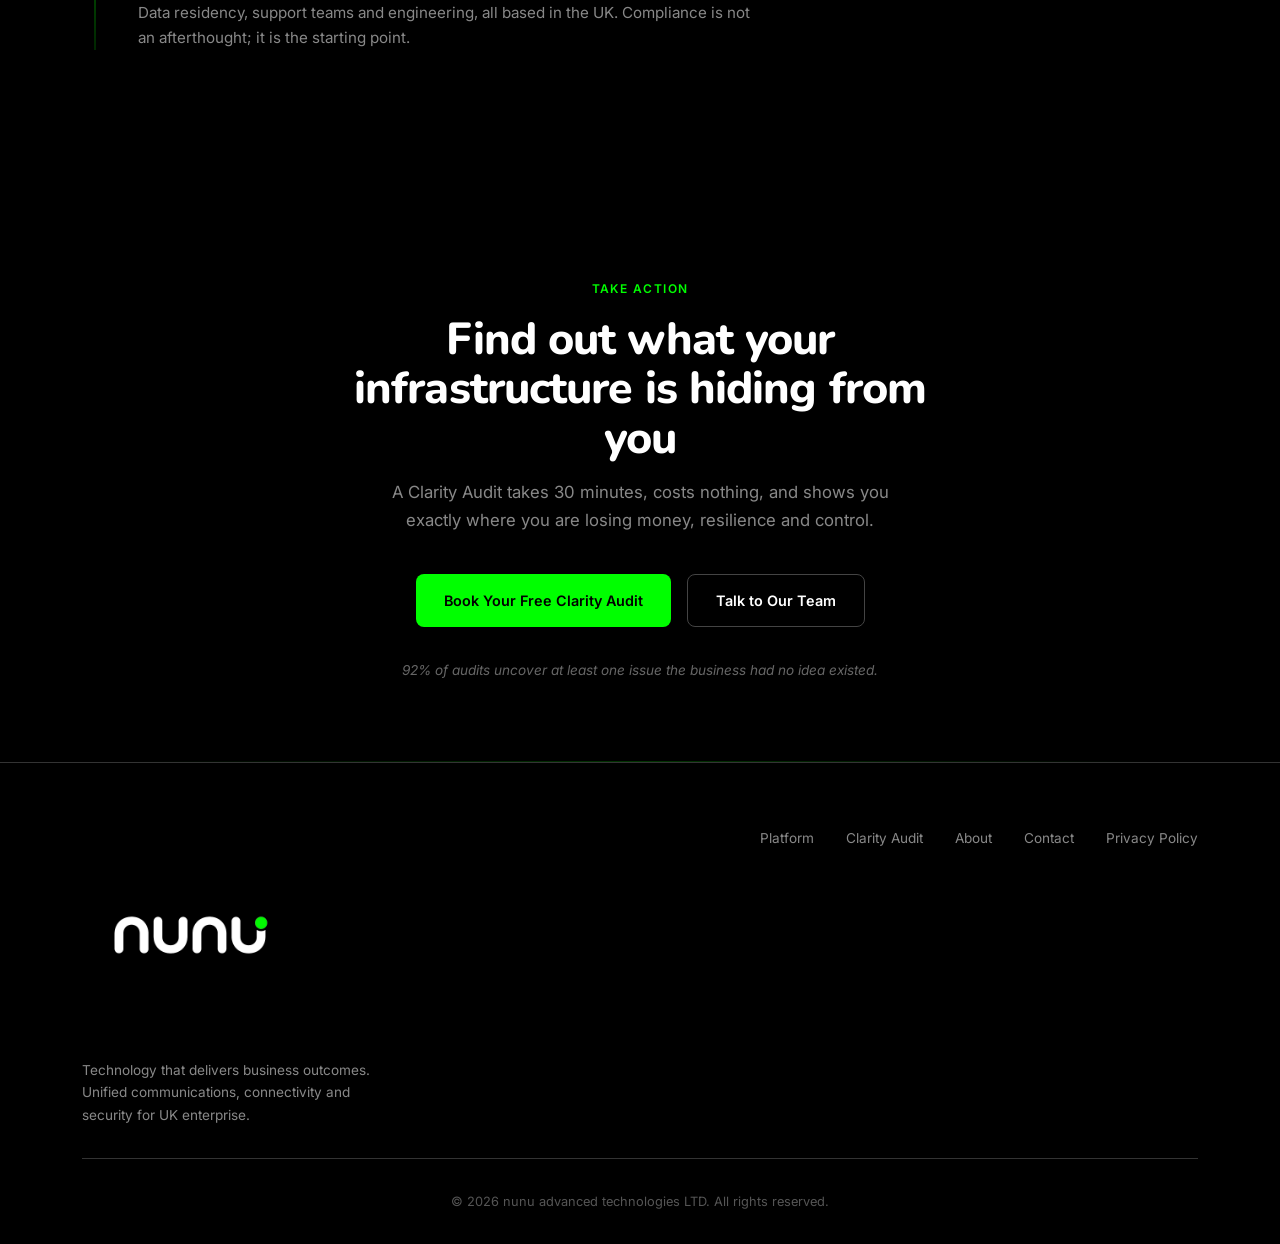
<file: mockup-c-storytelling.html>
<!DOCTYPE html>
<html lang="en">
<head>
    <meta charset="UTF-8">
    <meta name="viewport" content="width=device-width, initial-scale=1.0">
    <title>Mockup C: Visual Storytelling | nunu advanced technologies</title>
    <link rel="icon" type="image/svg+xml" href="favicon.svg">
    <link rel="preconnect" href="https://fonts.googleapis.com">
    <link rel="preconnect" href="https://fonts.gstatic.com" crossorigin>
    <link href="https://fonts.googleapis.com/css2?family=Nunito:wght@400;600;700;800;900&family=Inter:wght@300;400;500;600&display=swap" rel="stylesheet">
    <style>
        *, *::before, *::after { box-sizing: border-box; margin: 0; padding: 0; }

        :root {
            --black: #000000;
            --white: #FFFFFF;
            --green: #00FF00;
            --muted: #888888;
            --border: #333333;
            --card-bg: #111111;
            --font-display: 'Nunito', sans-serif;
            --font-body: 'Inter', sans-serif;
            --nav-h: 160px;
            --max: 1180px;
            --ease: cubic-bezier(0.25, 0.46, 0.45, 0.94);
        }

        html { scroll-behavior: smooth; }

        body {
            background: var(--black);
            color: var(--white);
            font-family: var(--font-body);
            font-size: 16px;
            line-height: 1.65;
            overflow-x: hidden;
            -webkit-font-smoothing: antialiased;
        }

        h1, h2, h3, h4 { font-family: var(--font-display); font-weight: 800; line-height: 1.1; }
        h1 { font-size: clamp(2.4rem, 5vw, 4rem); letter-spacing: -0.02em; }
        h2 { font-size: clamp(1.8rem, 3.5vw, 2.8rem); letter-spacing: -0.02em; }
        h3 { font-size: 1.2rem; font-weight: 700; }
        p { color: var(--muted); }
        a { text-decoration: none; color: inherit; }

        .eyebrow {
            display: inline-block;
            font-family: var(--font-body);
            font-size: 0.75rem;
            font-weight: 600;
            letter-spacing: 0.12em;
            text-transform: uppercase;
            color: var(--green);
            margin-bottom: 1rem;
        }

        .container { max-width: var(--max); margin: 0 auto; padding: 0 2rem; }

        .btn {
            display: inline-flex;
            align-items: center;
            gap: 0.5rem;
            font-family: var(--font-body);
            font-size: 0.9rem;
            font-weight: 600;
            padding: 0.85rem 1.75rem;
            border-radius: 8px;
            cursor: pointer;
            transition: all 0.2s var(--ease);
            border: none;
            white-space: nowrap;
        }

        .btn-primary { background: var(--green); color: var(--black); }
        .btn-primary:hover { background: #33ff33; box-shadow: 0 0 32px rgba(0,255,0,0.3); transform: translateY(-1px); }
        .btn-outline { background: transparent; color: var(--white); border: 1px solid #444; }
        .btn-outline:hover { border-color: var(--green); color: var(--green); transform: translateY(-1px); }

        /* REVEAL ANIMATIONS */
        .reveal { opacity: 0; transform: translateY(30px); transition: opacity 0.7s var(--ease), transform 0.7s var(--ease); }
        .reveal.visible { opacity: 1; transform: translateY(0); }
        .reveal-delay-1 { transition-delay: 0.1s; }
        .reveal-delay-2 { transition-delay: 0.2s; }
        .reveal-delay-3 { transition-delay: 0.3s; }

        /* NAV */
        nav {
            position: fixed;
            top: 0; left: 0; right: 0;
            z-index: 100;
            height: var(--nav-h);
            display: flex;
            align-items: center;
            background: rgba(0,0,0,0.92);
            backdrop-filter: blur(20px);
            -webkit-backdrop-filter: blur(20px);
            border-bottom: 1px solid var(--border);
        }
        .nav-inner {
            display: flex;
            align-items: center;
            justify-content: space-between;
            width: 100%;
            max-width: var(--max);
            margin: 0 auto;
            padding: 0 2rem;
        }
        .nav-logo img { height: 288px; width: auto; filter: brightness(0) invert(1); }
        .nav-links { display: flex; align-items: center; gap: 0.25rem; list-style: none; }
        .nav-links a {
            font-size: 0.875rem;
            font-weight: 500;
            color: var(--muted);
            padding: 0.5rem 0.85rem;
            border-radius: 6px;
            transition: color 0.2s, background 0.2s;
            white-space: nowrap;
        }
        .nav-links a:hover { color: var(--white); background: rgba(255,255,255,0.05); }
        .nav-actions { display: flex; align-items: center; gap: 0.75rem; }
        .nav-hamburger { display: none; flex-direction: column; gap: 5px; cursor: pointer; padding: 0.5rem; background: none; border: none; }
        .nav-hamburger span { display: block; width: 22px; height: 2px; background: var(--white); border-radius: 2px; }
        .mobile-menu { display: none; position: fixed; inset: 0; z-index: 99; background: rgba(0,0,0,0.97); backdrop-filter: blur(20px); flex-direction: column; align-items: center; justify-content: center; gap: 0.5rem; }
        .mobile-menu.open { display: flex; }
        .mobile-menu a { font-family: var(--font-display); font-size: 1.75rem; font-weight: 800; color: var(--white); padding: 0.5rem 1rem; transition: color 0.2s; }
        .mobile-menu a:hover { color: var(--green); }
        .mobile-menu .btn { margin-top: 1rem; font-size: 1rem; padding: 1rem 2rem; }
        .mobile-close { position: absolute; top: 1.5rem; right: 1.5rem; background: none; border: none; color: var(--white); font-size: 2rem; cursor: pointer; line-height: 1; }

        @media (max-width: 768px) {
            .nav-links, .nav-actions .btn-outline { display: none; }
            .nav-hamburger { display: flex; }
        }

        /* ========== SECTION 1: HERO ========== */
        .hero {
            min-height: 100vh;
            display: flex;
            align-items: center;
            position: relative;
            overflow: hidden;
            padding: calc(var(--nav-h) + 4rem) 0 6rem;
            background: #000000;
        }
        .hero::before {
            content: '';
            position: absolute;
            inset: 0;
            z-index: 0;
            background: radial-gradient(circle 60vw at 0% 100%, rgba(0,255,0,0.28) 0%, rgba(0,150,0,0.08) 55%, transparent 75%);
        }
        .hero::after {
            content: '';
            position: absolute;
            bottom: -155vw;
            left: -130vw;
            width: 195vw;
            height: 195vw;
            border-radius: 50%;
            z-index: 0;
            box-shadow:
                0 -1px 0 rgba(0,255,0,0.7),
                0 -2px 6px rgba(0,255,0,0.4),
                0 -6px 18px rgba(0,255,0,0.25),
                0 -14px 50px rgba(0,255,0,0.12),
                0 -30px 100px rgba(0,255,0,0.05);
        }
        .hero-content {
            position: relative;
            z-index: 1;
            max-width: 660px;
        }
        .hero-content h1 {
            margin-bottom: 1.5rem;
        }
        .hero-content h1 span {
            color: var(--green);
        }
        .hero-sub {
            font-size: 1.15rem;
            color: var(--muted);
            margin-bottom: 2.5rem;
            line-height: 1.7;
            max-width: 520px;
        }
        .hero-ctas {
            display: flex;
            gap: 1rem;
            flex-wrap: wrap;
        }

        /* ========== SECTION 2: COST OF FRAGMENTATION ========== */
        .evidence {
            padding: 7rem 0;
            position: relative;
        }
        .evidence-header {
            text-align: center;
            margin-bottom: 4rem;
        }
        .evidence-header h2 {
            margin-bottom: 1rem;
        }
        .evidence-header p {
            max-width: 560px;
            margin: 0 auto;
            font-size: 1.05rem;
        }
        .evidence-grid {
            display: grid;
            grid-template-columns: repeat(3, 1fr);
            gap: 1.5rem;
        }
        .evidence-card {
            background: var(--card-bg);
            border: 1px solid var(--border);
            border-top: 3px solid rgba(0,255,0,0.4);
            border-radius: 14px;
            padding: 2.5rem 2rem;
            text-align: center;
            transition: border-color 0.3s, box-shadow 0.3s;
        }
        .evidence-card:hover {
            border-top-color: var(--green);
            box-shadow: 0 0 30px rgba(0,255,0,0.08);
        }
        .evidence-number {
            font-family: var(--font-display);
            font-size: clamp(2.5rem, 4vw, 3.5rem);
            font-weight: 900;
            color: var(--green);
            line-height: 1;
            margin-bottom: 1rem;
            min-height: 3.5rem;
            display: flex;
            align-items: center;
            justify-content: center;
        }
        .evidence-card h3 {
            margin-bottom: 0.75rem;
            font-size: 1.05rem;
        }
        .evidence-card p {
            font-size: 0.9rem;
            line-height: 1.6;
        }

        @media (max-width: 768px) {
            .evidence-grid { grid-template-columns: 1fr; max-width: 400px; margin: 0 auto; }
        }

        /* ========== SECTION 3: CAPABILITIES (HORIZONTAL SCROLL) ========== */
        .capabilities {
            padding: 7rem 0;
            position: relative;
        }
        .capabilities-header {
            margin-bottom: 3rem;
        }
        .capabilities-header h2 { margin-bottom: 1rem; }
        .capabilities-header p { max-width: 560px; font-size: 1.05rem; }

        .scroll-strip-wrapper {
            position: relative;
            margin: 0 -2rem;
            padding: 0 2rem;
        }
        .scroll-strip {
            display: flex;
            gap: 1.25rem;
            overflow-x: auto;
            scroll-snap-type: x mandatory;
            -webkit-overflow-scrolling: touch;
            padding-bottom: 1.5rem;
            scrollbar-width: thin;
            scrollbar-color: rgba(0,255,0,0.3) transparent;
        }
        .scroll-strip::-webkit-scrollbar { height: 6px; }
        .scroll-strip::-webkit-scrollbar-track { background: transparent; }
        .scroll-strip::-webkit-scrollbar-thumb { background: rgba(0,255,0,0.3); border-radius: 3px; }

        .cap-card {
            flex: 0 0 300px;
            scroll-snap-align: start;
            background: var(--card-bg);
            border: 1px solid var(--border);
            border-radius: 14px;
            padding: 2rem;
            transition: border-color 0.3s, box-shadow 0.3s, transform 0.2s;
        }
        .cap-card:hover {
            border-color: rgba(0,255,0,0.4);
            box-shadow: 0 0 30px rgba(0,255,0,0.08);
            transform: translateY(-2px);
        }
        .cap-icon {
            width: 48px;
            height: 48px;
            display: flex;
            align-items: center;
            justify-content: center;
            border-radius: 10px;
            background: rgba(0,255,0,0.08);
            border: 1px solid rgba(0,255,0,0.2);
            margin-bottom: 1.25rem;
            color: var(--green);
        }
        .cap-card h3 { margin-bottom: 0.6rem; font-size: 1.05rem; }
        .cap-card p { font-size: 0.88rem; line-height: 1.55; margin-bottom: 1.25rem; }
        .cap-link {
            font-size: 0.82rem;
            font-weight: 600;
            color: var(--green);
            transition: opacity 0.2s;
        }
        .cap-link:hover { opacity: 0.8; }

        .scroll-hint {
            display: flex;
            align-items: center;
            gap: 0.5rem;
            margin-top: 1rem;
            font-size: 0.8rem;
            color: var(--muted);
        }
        .scroll-hint svg { animation: nudge 1.5s ease-in-out infinite; }
        @keyframes nudge {
            0%, 100% { transform: translateX(0); }
            50% { transform: translateX(6px); }
        }

        /* ========== SECTION 4: WHY NUNU (TIMELINE) ========== */
        .why-section {
            padding: 7rem 0;
            position: relative;
        }
        .why-header {
            margin-bottom: 4rem;
        }
        .why-header h2 { margin-bottom: 1rem; }
        .why-header p { max-width: 560px; font-size: 1.05rem; }

        .timeline {
            position: relative;
            padding-left: 3.5rem;
            max-width: 680px;
        }
        .timeline::before {
            content: '';
            position: absolute;
            left: 0.75rem;
            top: 0;
            bottom: 0;
            width: 2px;
            background: linear-gradient(to bottom, var(--green), rgba(0,255,0,0.15));
        }
        .timeline-item {
            position: relative;
            padding-bottom: 3rem;
        }
        .timeline-item:last-child { padding-bottom: 0; }

        .timeline-dot {
            position: absolute;
            left: -2.75rem;
            top: 0.15rem;
            width: 1.5rem;
            height: 1.5rem;
            border-radius: 50%;
            background: var(--black);
            border: 2px solid var(--green);
            display: flex;
            align-items: center;
            justify-content: center;
            font-family: var(--font-display);
            font-size: 0.65rem;
            font-weight: 800;
            color: var(--green);
            z-index: 1;
        }
        .timeline-item h4 {
            font-size: 1.15rem;
            font-weight: 700;
            margin-bottom: 0.5rem;
        }
        .timeline-item p {
            font-size: 0.95rem;
            line-height: 1.65;
        }

        /* ========== SECTION 5: CTA ========== */
        .cta-section {
            padding: 7rem 0 5rem;
            text-align: center;
            position: relative;
        }
        .cta-section::before {
            content: '';
            position: absolute;
            bottom: 0;
            left: 50%;
            transform: translateX(-50%);
            width: 80vw;
            height: 1px;
            background: linear-gradient(90deg, transparent, rgba(0,255,0,0.2), transparent);
        }
        .cta-section h2 {
            margin-bottom: 1rem;
            max-width: 640px;
            margin-left: auto;
            margin-right: auto;
        }
        .cta-section .cta-sub {
            font-size: 1.05rem;
            max-width: 520px;
            margin: 0 auto 2.5rem;
        }
        .cta-buttons {
            display: flex;
            gap: 1rem;
            justify-content: center;
            flex-wrap: wrap;
            margin-bottom: 2rem;
        }
        .cta-teaser {
            font-size: 0.85rem;
            color: #666;
            font-style: italic;
        }

        /* ========== FOOTER ========== */
        footer {
            padding: 4rem 0 2rem;
            border-top: 1px solid var(--border);
        }
        .footer-inner {
            display: flex;
            align-items: flex-start;
            justify-content: space-between;
            flex-wrap: wrap;
            gap: 2rem;
        }
        .footer-logo img {
            height: 216px;
            width: auto;
            margin-bottom: 1rem;
            display: block;
            filter: brightness(0) invert(1);
        }
        .footer-links {
            display: flex;
            gap: 2rem;
            flex-wrap: wrap;
        }
        .footer-links a {
            font-size: 0.85rem;
            color: var(--muted);
            transition: color 0.2s;
        }
        .footer-links a:hover { color: var(--white); }
        .footer-copy {
            width: 100%;
            text-align: center;
            padding-top: 2rem;
            margin-top: 2rem;
            border-top: 1px solid var(--border);
            font-size: 0.8rem;
            color: #555;
        }

        /* ========== MOCKUP BADGE ========== */
        .mockup-badge {
            position: fixed;
            bottom: 1.5rem;
            right: 1.5rem;
            background: var(--green);
            color: var(--black);
            font-family: var(--font-body);
            font-size: 0.7rem;
            font-weight: 700;
            text-transform: uppercase;
            letter-spacing: 0.1em;
            padding: 0.5rem 1rem;
            border-radius: 6px;
            z-index: 200;
            box-shadow: 0 0 20px rgba(0,255,0,0.3);
        }

        /* ========== RESPONSIVE ========== */
        @media (max-width: 768px) {
            .hero-content h1 { font-size: clamp(1.8rem, 6vw, 2.4rem); }
            .hero-sub { font-size: 1rem; }
            .timeline { padding-left: 2.5rem; }
            .timeline-dot { left: -1.85rem; width: 1.25rem; height: 1.25rem; font-size: 0.55rem; }
        }
    </style>
</head>
<body>

    <!-- NAV -->
    <nav>
        <div class="nav-inner">
            <a class="nav-logo" href="index.html">
                <img src="nunu_Logo_High_Res_Asset.png" alt="nunu">
            </a>
            <ul class="nav-links">
                <li><a href="platform.html">Platform</a></li>
                <li><a href="clarity-audit.html">Clarity Audit</a></li>
                <li><a href="values.html">About</a></li>
                <li><a href="contact-us.html">Contact</a></li>
            </ul>
            <div class="nav-actions">
                <a href="clarity-audit.html" class="btn btn-outline" style="font-size:0.8rem; padding:0.6rem 1.2rem;">Book a Clarity Audit</a>
                <button class="nav-hamburger" onclick="document.getElementById('mobileMenu').classList.add('open')" aria-label="Open menu">
                    <span></span><span></span><span></span>
                </button>
            </div>
        </div>
    </nav>

    <!-- MOBILE MENU -->
    <div class="mobile-menu" id="mobileMenu">
        <button class="mobile-close" onclick="this.parentElement.classList.remove('open')" aria-label="Close menu">&times;</button>
        <a href="platform.html">Platform</a>
        <a href="clarity-audit.html">Clarity Audit</a>
        <a href="values.html">About</a>
        <a href="contact-us.html">Contact</a>
        <a href="clarity-audit.html" class="btn btn-primary">Book a Clarity Audit</a>
    </div>

    <!-- SECTION 1: HERO -->
    <section class="hero">
        <div class="container">
            <div class="hero-content">
                <span class="eyebrow">The intelligence briefing</span>
                <h1>Stop Losing Revenue to Infrastructure <span>You Can't See</span></h1>
                <p class="hero-sub">Most UK businesses are bleeding money through fragmented telecoms, invisible security gaps, and infrastructure nobody owns. A free Clarity Audit shows you exactly where.</p>
                <div class="hero-ctas">
                    <a href="clarity-audit.html" class="btn btn-primary">Book Your Free Clarity Audit</a>
                    <a href="platform.html" class="btn btn-outline">Explore the Platform</a>
                </div>
            </div>
        </div>
    </section>

    <!-- SECTION 2: THE COST OF FRAGMENTATION -->
    <section class="evidence">
        <div class="container">
            <div class="evidence-header reveal">
                <span class="eyebrow">The Problem</span>
                <h2>The Cost of Fragmentation</h2>
                <p>Your infrastructure is hiding things from you. Here is what we find when we look.</p>
            </div>
            <div class="evidence-grid">
                <div class="evidence-card reveal reveal-delay-1">
                    <div class="evidence-number" data-target="3-5" data-prefix="" data-suffix="">
                        <span class="count-display">0</span>
                    </div>
                    <h3>Hidden issues uncovered per Clarity Audit</h3>
                    <p>Every audit reveals blind spots: orphaned licences, unmonitored circuits, security gaps nobody knew existed.</p>
                </div>
                <div class="evidence-card reveal reveal-delay-2">
                    <div class="evidence-number" data-target="18-45" data-prefix="&pound;" data-suffix="K">
                        <span class="count-display">&pound;0K</span>
                    </div>
                    <h3>Average hidden annual spend identified</h3>
                    <p>Duplicate contracts, unused capacity and vendor overlap that silently drains budget year after year.</p>
                </div>
                <div class="evidence-card reveal reveal-delay-3">
                    <div class="evidence-number" data-target="2.25" data-prefix="" data-suffix="x">
                        <span class="count-display">0x</span>
                    </div>
                    <h3>The psychological weight of losses vs gains</h3>
                    <p>Loss aversion means the cost of doing nothing feels invisible until you see the numbers. Then it becomes impossible to ignore.</p>
                </div>
            </div>
        </div>
    </section>

    <!-- SECTION 3: EIGHT CAPABILITIES -->
    <section class="capabilities">
        <div class="container">
            <div class="capabilities-header reveal">
                <span class="eyebrow">The Solution</span>
                <h2>Eight Capabilities, One Platform</h2>
                <p>Everything your infrastructure needs, engineered to work together. No bolt-ons, no gaps.</p>
            </div>
        </div>
        <div class="container">
            <div class="scroll-strip-wrapper">
                <div class="scroll-strip">

                    <div class="cap-card">
                        <div class="cap-icon">
                            <svg width="24" height="24" viewBox="0 0 24 24" fill="none" stroke="currentColor" stroke-width="2" stroke-linecap="round"><path d="M22 16.92v3a2 2 0 01-2.18 2 19.79 19.79 0 01-8.63-3.07 19.5 19.5 0 01-6-6A19.79 19.79 0 012.12 4.18 2 2 0 014.11 2h3a2 2 0 012 1.72c.127.96.362 1.903.7 2.81a2 2 0 01-.45 2.11L8.09 9.91a16 16 0 006 6l1.27-1.27a2 2 0 012.11-.45c.907.338 1.85.573 2.81.7A2 2 0 0122 16.92z"/></svg>
                        </div>
                        <h3>Unified Voice</h3>
                        <p>Cloud PBX, Teams integration, call recording and AI transcription in a single platform.</p>
                        <a href="platform.html#voice" class="cap-link">See what you're missing &rarr;</a>
                    </div>

                    <div class="cap-card">
                        <div class="cap-icon">
                            <svg width="24" height="24" viewBox="0 0 24 24" fill="none" stroke="currentColor" stroke-width="2" stroke-linecap="round"><circle cx="12" cy="12" r="10"/><path d="M9.09 9a3 3 0 015.83 1c0 2-3 3-3 3"/><circle cx="12" cy="17" r=".5"/></svg>
                        </div>
                        <h3>AI Conversation Intelligence</h3>
                        <p>Real-time sentiment analysis, compliance monitoring and semantic search across every conversation.</p>
                        <a href="platform.html#ai" class="cap-link">See what you're missing &rarr;</a>
                    </div>

                    <div class="cap-card">
                        <div class="cap-icon">
                            <svg width="24" height="24" viewBox="0 0 24 24" fill="none" stroke="currentColor" stroke-width="2" stroke-linecap="round"><rect x="3" y="11" width="18" height="11" rx="2" ry="2"/><path d="M7 11V7a5 5 0 0110 0v4"/></svg>
                        </div>
                        <h3>Security &amp; Compliance</h3>
                        <p>End-to-end encryption, UK data residency, and alignment with FCA, GDPR and ISO frameworks.</p>
                        <a href="platform.html#security" class="cap-link">See what you're missing &rarr;</a>
                    </div>

                    <div class="cap-card">
                        <div class="cap-icon">
                            <svg width="24" height="24" viewBox="0 0 24 24" fill="none" stroke="currentColor" stroke-width="2" stroke-linecap="round"><path d="M22 12h-4l-3 9L9 3l-3 9H2"/></svg>
                        </div>
                        <h3>Connectivity Resilience</h3>
                        <p>SD-WAN, multi-carrier failover and always-on architecture. Sub-30-second failover, 99.99% uptime SLA.</p>
                        <a href="platform.html#connectivity" class="cap-link">See what you're missing &rarr;</a>
                    </div>

                    <div class="cap-card">
                        <div class="cap-icon">
                            <svg width="24" height="24" viewBox="0 0 24 24" fill="none" stroke="currentColor" stroke-width="2" stroke-linecap="round"><path d="M21 15a2 2 0 01-2 2H7l-4 4V5a2 2 0 012-2h14a2 2 0 012 2z"/></svg>
                        </div>
                        <h3>Contact Centre</h3>
                        <p>Omnichannel routing across voice, email, chat, SMS and social with skills-based distribution.</p>
                        <a href="platform.html#contact-centre" class="cap-link">See what you're missing &rarr;</a>
                    </div>

                    <div class="cap-card">
                        <div class="cap-icon">
                            <svg width="24" height="24" viewBox="0 0 24 24" fill="none" stroke="currentColor" stroke-width="2" stroke-linecap="round"><path d="M14.7 6.3a1 1 0 000 1.4l1.6 1.6a1 1 0 001.4 0l3.77-3.77a6 6 0 01-7.94 7.94l-6.91 6.91a2.12 2.12 0 01-3-3l6.91-6.91a6 6 0 017.94-7.94l-3.76 3.76z"/></svg>
                        </div>
                        <h3>Operational Support</h3>
                        <p>24/7 proactive monitoring, named engineers, and SLA-backed resolution from a UK team.</p>
                        <a href="platform.html#support" class="cap-link">See what you're missing &rarr;</a>
                    </div>

                    <div class="cap-card">
                        <div class="cap-icon">
                            <svg width="24" height="24" viewBox="0 0 24 24" fill="none" stroke="currentColor" stroke-width="2" stroke-linecap="round"><ellipse cx="12" cy="5" rx="9" ry="3"/><path d="M21 12c0 1.66-4 3-9 3s-9-1.34-9-3"/><path d="M3 5v14c0 1.66 4 3 9 3s9-1.34 9-3V5"/></svg>
                        </div>
                        <h3>Organisational Memory</h3>
                        <p>Every conversation captured, structured and searchable. AI transcription, smart tagging and instant retrieval.</p>
                        <a href="platform.html#memory" class="cap-link">See what you're missing &rarr;</a>
                    </div>

                    <div class="cap-card">
                        <div class="cap-icon">
                            <svg width="24" height="24" viewBox="0 0 24 24" fill="none" stroke="currentColor" stroke-width="2" stroke-linecap="round"><rect x="2" y="3" width="20" height="14" rx="2"/><line x1="8" y1="21" x2="16" y2="21"/><line x1="12" y1="17" x2="12" y2="21"/></svg>
                        </div>
                        <h3>Structural Reliability Engineering</h3>
                        <p>Structured cabling, switching, data centre design and power management. The physical foundation for digital resilience.</p>
                        <a href="platform.html#infrastructure" class="cap-link">See what you're missing &rarr;</a>
                    </div>

                </div>
                <div class="scroll-hint">
                    <svg width="16" height="16" viewBox="0 0 24 24" fill="none" stroke="currentColor" stroke-width="2" stroke-linecap="round"><path d="M5 12h14M12 5l7 7-7 7"/></svg>
                    Scroll to explore all capabilities
                </div>
            </div>
        </div>
    </section>

    <!-- SECTION 4: WHY NUNU -->
    <section class="why-section">
        <div class="container">
            <div class="why-header reveal">
                <span class="eyebrow">Why nunu</span>
                <h2>What fragmented infrastructure is costing you</h2>
                <p>Four principles that turn complexity into clarity and cost into confidence.</p>
            </div>
            <div class="timeline">
                <div class="timeline-item reveal">
                    <div class="timeline-dot">01</div>
                    <h4>Single accountable partner</h4>
                    <p>One contract, one escalation path. No finger-pointing between vendors. When something breaks at 2 a.m., you call one number.</p>
                </div>
                <div class="timeline-item reveal">
                    <div class="timeline-dot">02</div>
                    <h4>Engineered integration</h4>
                    <p>Every capability is designed to work with every other. Built in, not bolted on. Your voice, data, security and AI share a single nervous system.</p>
                </div>
                <div class="timeline-item reveal">
                    <div class="timeline-dot">03</div>
                    <h4>Outcome-measured</h4>
                    <p>Success is measured by your business results, not tickets closed. We report on what matters to your board, not our dashboard.</p>
                </div>
                <div class="timeline-item reveal">
                    <div class="timeline-dot">04</div>
                    <h4>UK-based, UK-focused</h4>
                    <p>Data residency, support teams and engineering, all based in the UK. Compliance is not an afterthought; it is the starting point.</p>
                </div>
            </div>
        </div>
    </section>

    <!-- SECTION 5: CTA -->
    <section class="cta-section">
        <div class="container">
            <div class="reveal">
                <span class="eyebrow">Take Action</span>
                <h2>Find out what your infrastructure is hiding from you</h2>
                <p class="cta-sub">A Clarity Audit takes 30 minutes, costs nothing, and shows you exactly where you are losing money, resilience and control.</p>
                <div class="cta-buttons">
                    <a href="clarity-audit.html" class="btn btn-primary">Book Your Free Clarity Audit</a>
                    <a href="contact-us.html" class="btn btn-outline">Talk to Our Team</a>
                </div>
                <p class="cta-teaser">92% of audits uncover at least one issue the business had no idea existed.</p>
            </div>
        </div>
    </section>

    <!-- FOOTER -->
    <footer>
        <div class="container">
            <div class="footer-inner">
                <div>
                    <div class="footer-logo">
                        <img src="nunu_Logo_High_Res_Asset.png" alt="nunu">
                    </div>
                    <p style="font-size: 0.85rem; color: var(--muted); max-width: 300px;">Technology that delivers business outcomes. Unified communications, connectivity and security for UK enterprise.</p>
                </div>
                <div class="footer-links">
                    <a href="platform.html">Platform</a>
                    <a href="clarity-audit.html">Clarity Audit</a>
                    <a href="values.html">About</a>
                    <a href="contact-us.html">Contact</a>
                    <a href="privacy.html">Privacy Policy</a>
                </div>
            </div>
            <div class="footer-copy">
                &copy; 2026 nunu advanced technologies LTD. All rights reserved.
            </div>
        </div>
    </footer>

    <!-- MOCKUP BADGE -->
    <div class="mockup-badge">Mockup C: Visual Storytelling</div>

    <!-- JAVASCRIPT -->
    <script>
        // Scroll-reveal with IntersectionObserver
        const revealObserver = new IntersectionObserver((entries) => {
            entries.forEach(entry => {
                if (entry.isIntersecting) {
                    entry.target.classList.add('visible');
                }
            });
        }, { threshold: 0.15 });

        document.querySelectorAll('.reveal').forEach(el => revealObserver.observe(el));

        // Count-up animation for evidence cards
        const countObserver = new IntersectionObserver((entries) => {
            entries.forEach(entry => {
                if (entry.isIntersecting && !entry.target.dataset.animated) {
                    entry.target.dataset.animated = 'true';
                    animateCard(entry.target);
                }
            });
        }, { threshold: 0.5 });

        document.querySelectorAll('.evidence-card').forEach(card => countObserver.observe(card));

        function animateCard(card) {
            const numberEl = card.querySelector('.evidence-number');
            const display = card.querySelector('.count-display');
            const target = numberEl.dataset.target;
            const prefix = numberEl.dataset.prefix || '';
            const suffix = numberEl.dataset.suffix || '';

            // Handle range values like "3-5" and "18-45"
            if (target.includes('-')) {
                const parts = target.split('-');
                const startNum = parseFloat(parts[0]);
                const endNum = parseFloat(parts[1]);
                animateRange(display, startNum, endNum, prefix, suffix, 1200);
            } else {
                const num = parseFloat(target);
                animateNumber(display, 0, num, prefix, suffix, 1200);
            }
        }

        function animateRange(el, start, end, prefix, suffix, duration) {
            // First count up to the start number, then show the range
            const steps = 40;
            const stepTime = (duration * 0.6) / steps;
            let current = 0;
            let step = 0;

            const timer = setInterval(() => {
                step++;
                current = Math.round((start * step) / steps);
                if (current > start) current = start;
                el.textContent = prefix + current + suffix;

                if (step >= steps) {
                    clearInterval(timer);
                    // Now animate to show the range
                    setTimeout(() => {
                        el.textContent = prefix + start + '-' + end + suffix;
                    }, 200);
                }
            }, stepTime);
        }

        function animateNumber(el, start, end, prefix, suffix, duration) {
            const steps = 40;
            const stepTime = duration / steps;
            let step = 0;
            const isDecimal = end % 1 !== 0;

            const timer = setInterval(() => {
                step++;
                let current = start + (end - start) * (step / steps);
                if (step >= steps) current = end;

                if (isDecimal) {
                    el.textContent = prefix + current.toFixed(2) + suffix;
                } else {
                    el.textContent = prefix + Math.round(current) + suffix;
                }

                if (step >= steps) clearInterval(timer);
            }, stepTime);
        }
    </script>
    <script src="logo-loader.js"></script>
</body>
</html>
</file>
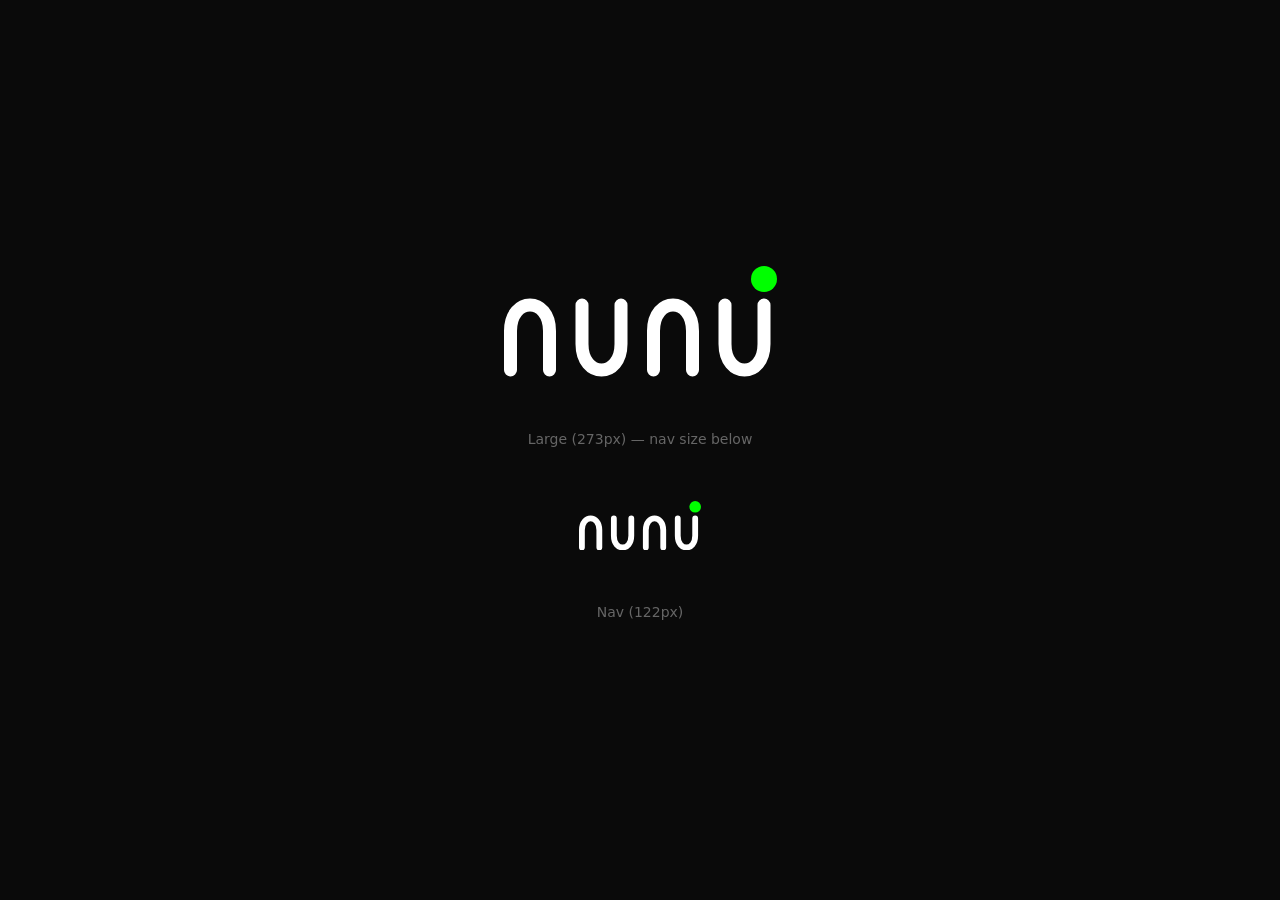
<file: nunu-logo-preview.html>
<!DOCTYPE html>
<html>
<head><title>nunu logo</title></head>
<body style="background:#0a0a0a;display:flex;align-items:center;justify-content:center;min-height:100vh;margin:0;flex-direction:column;gap:40px">
<svg viewBox="0 0 21 8.5" fill="none" xmlns="http://www.w3.org/2000/svg" role="img" aria-label="nunu" width="273">
    <g stroke="#ffffff" stroke-width="1" stroke-linecap="round" fill="none">
        <path d="M 0.5,8 V 5 C 0.5,2.333 3.5,2.333 3.5,5 V 8"/>
        <path d="M 6,3 V 6 C 6,8.667 9,8.667 9,6 V 3"/>
        <path d="M 11.5,8 V 5 C 11.5,2.333 14.5,2.333 14.5,5 V 8"/>
        <path d="M 17,3 V 6 C 17,8.667 20,8.667 20,6 V 3"/>
    </g>
    <circle cx="20" cy="1" r="1" fill="#00FF00"/>
</svg>
<p style="color:#666;font-family:system-ui;font-size:14px">Large (273px) — nav size below</p>
<svg viewBox="0 0 21 8.5" fill="none" xmlns="http://www.w3.org/2000/svg" role="img" aria-label="nunu" width="122">
    <g stroke="#ffffff" stroke-width="1" stroke-linecap="round" fill="none">
        <path d="M 0.5,8 V 5 C 0.5,2.333 3.5,2.333 3.5,5 V 8"/>
        <path d="M 6,3 V 6 C 6,8.667 9,8.667 9,6 V 3"/>
        <path d="M 11.5,8 V 5 C 11.5,2.333 14.5,2.333 14.5,5 V 8"/>
        <path d="M 17,3 V 6 C 17,8.667 20,8.667 20,6 V 3"/>
    </g>
    <circle cx="20" cy="1" r="1" fill="#00FF00"/>
</svg>
<p style="color:#666;font-family:system-ui;font-size:14px">Nav (122px)</p>
</body>
</html>
</file>
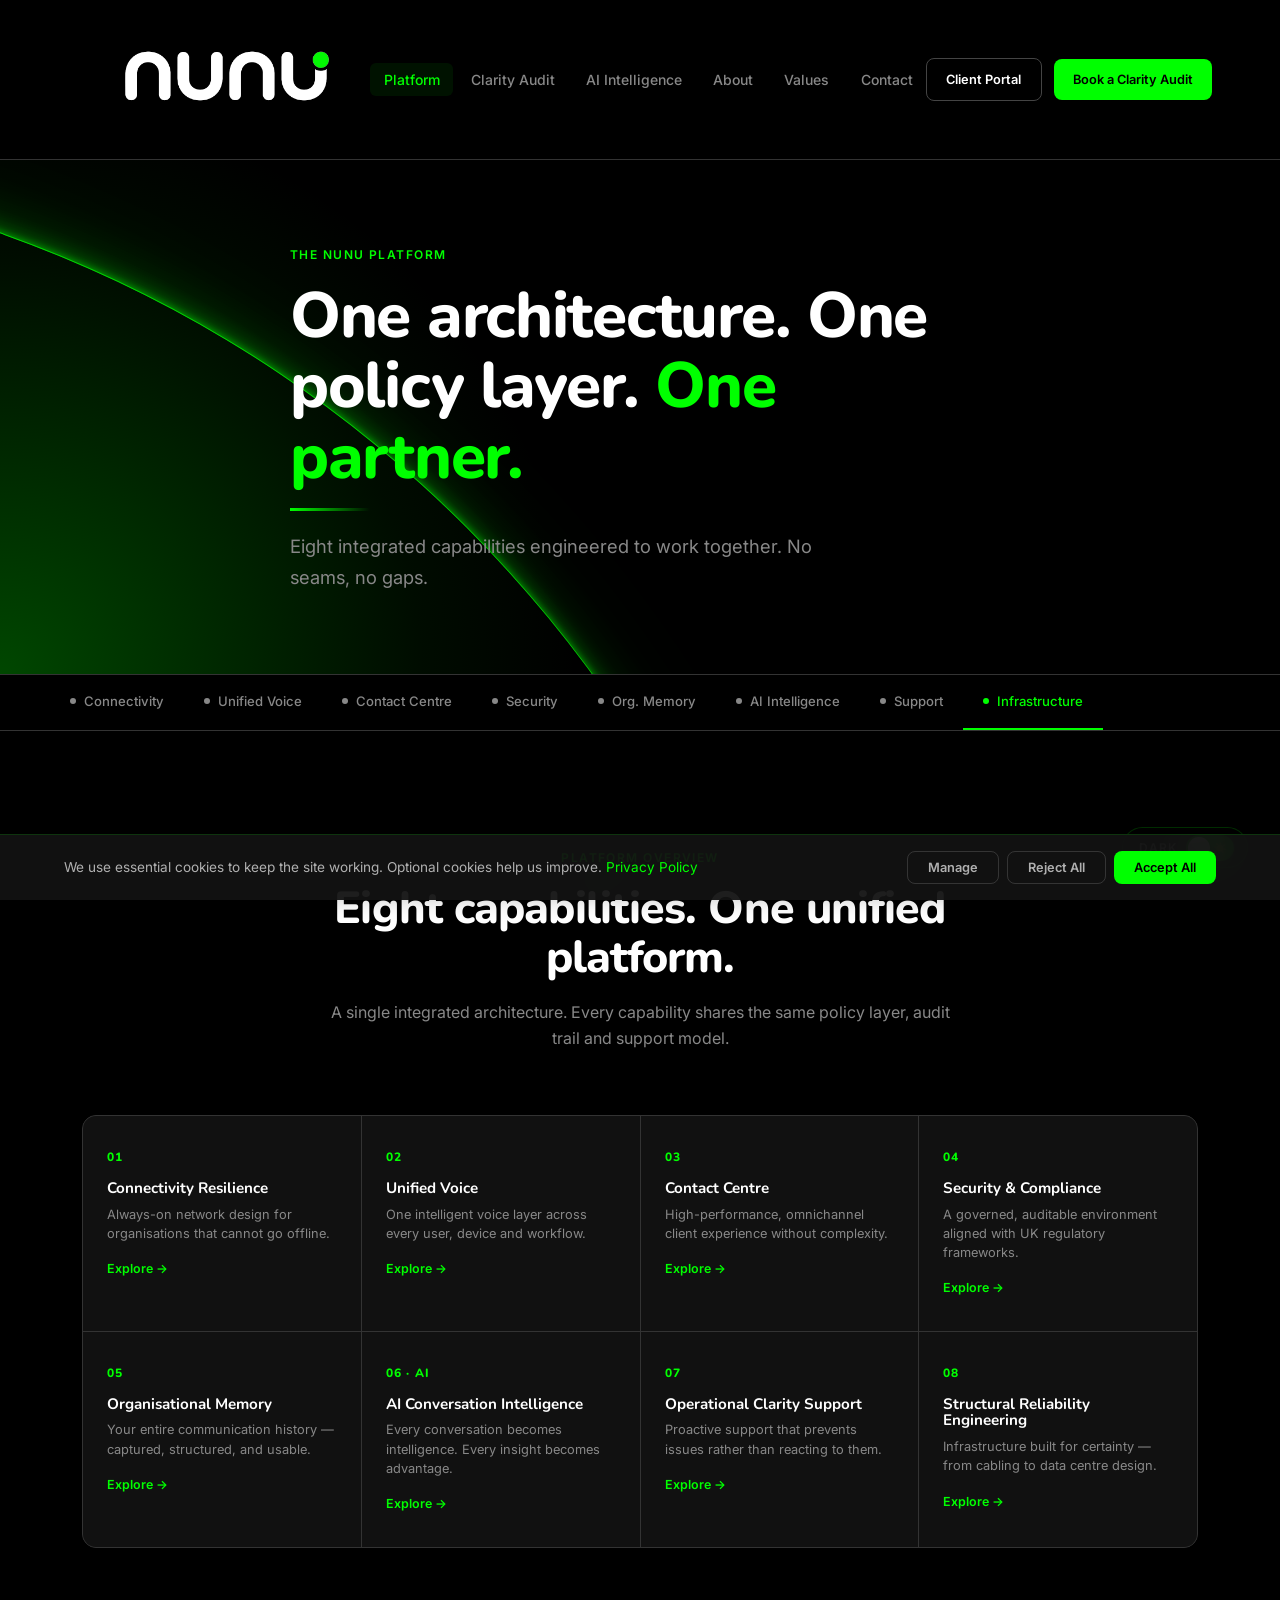
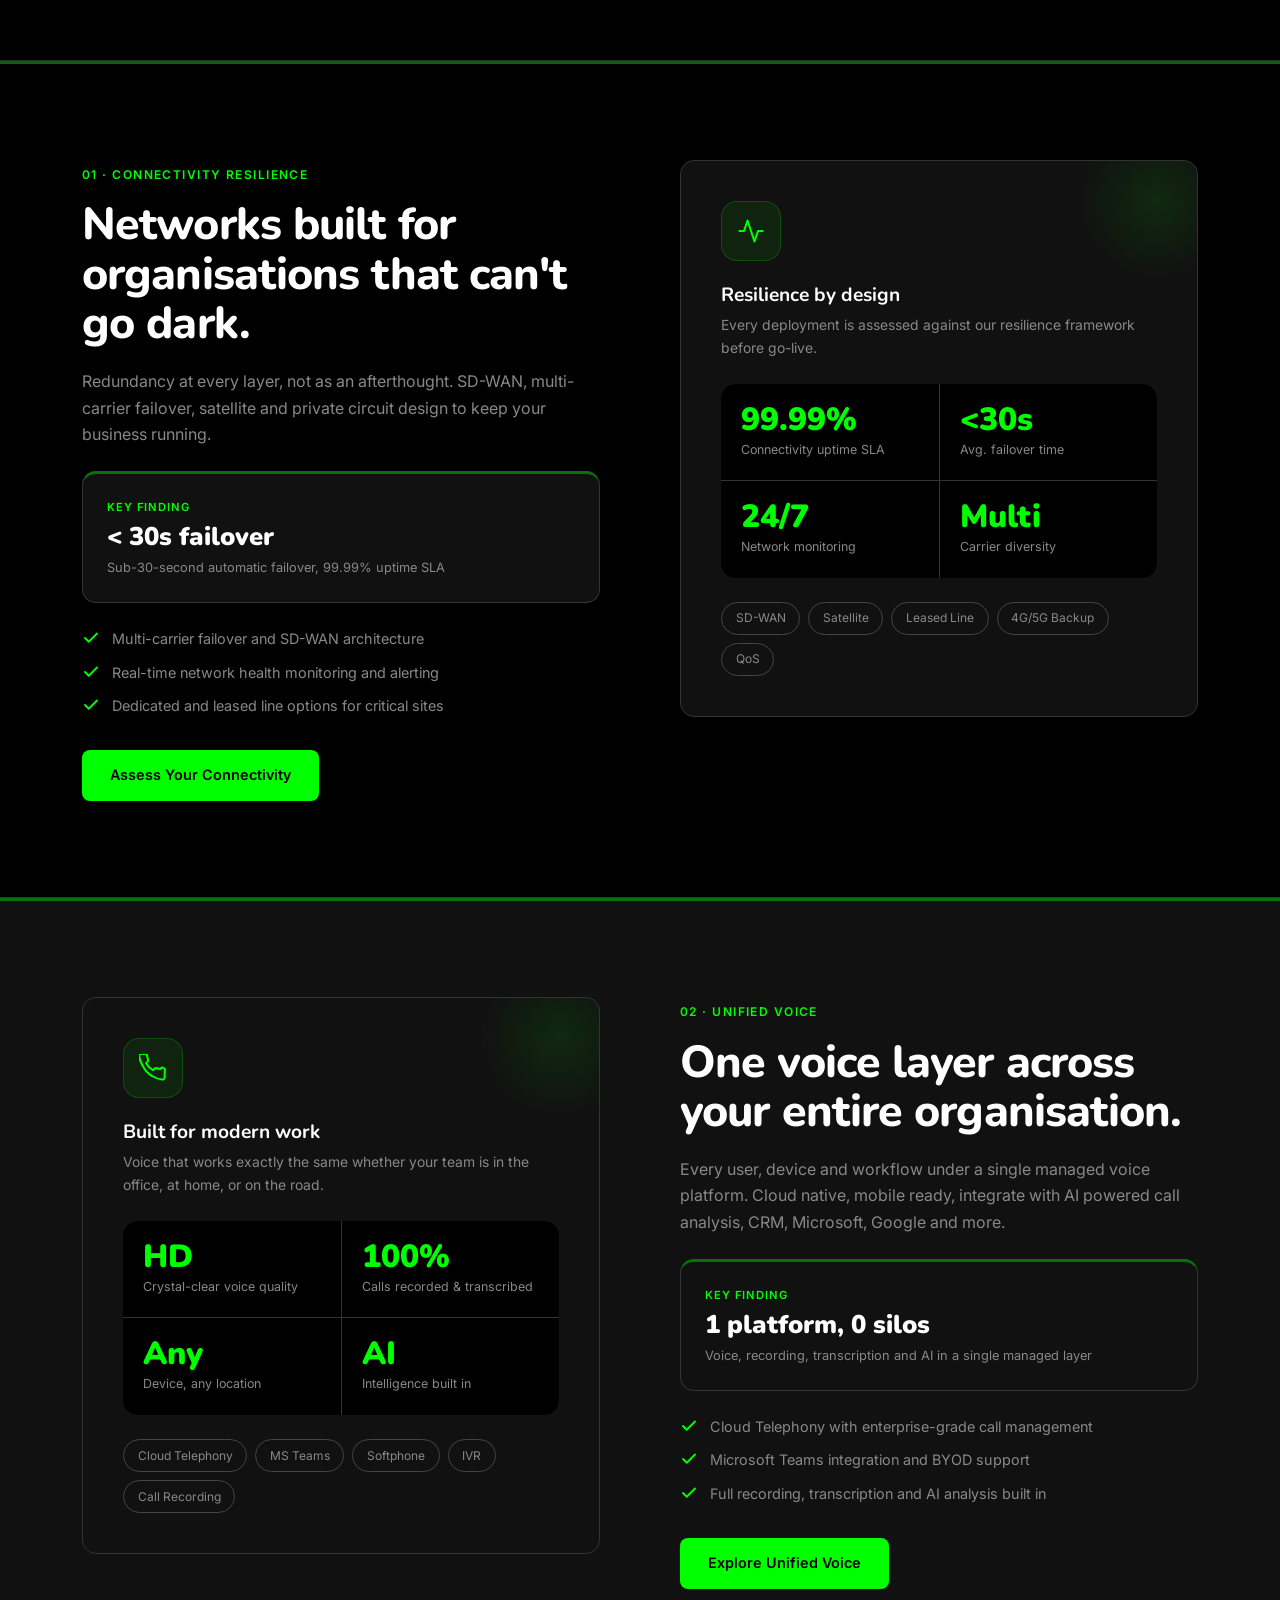
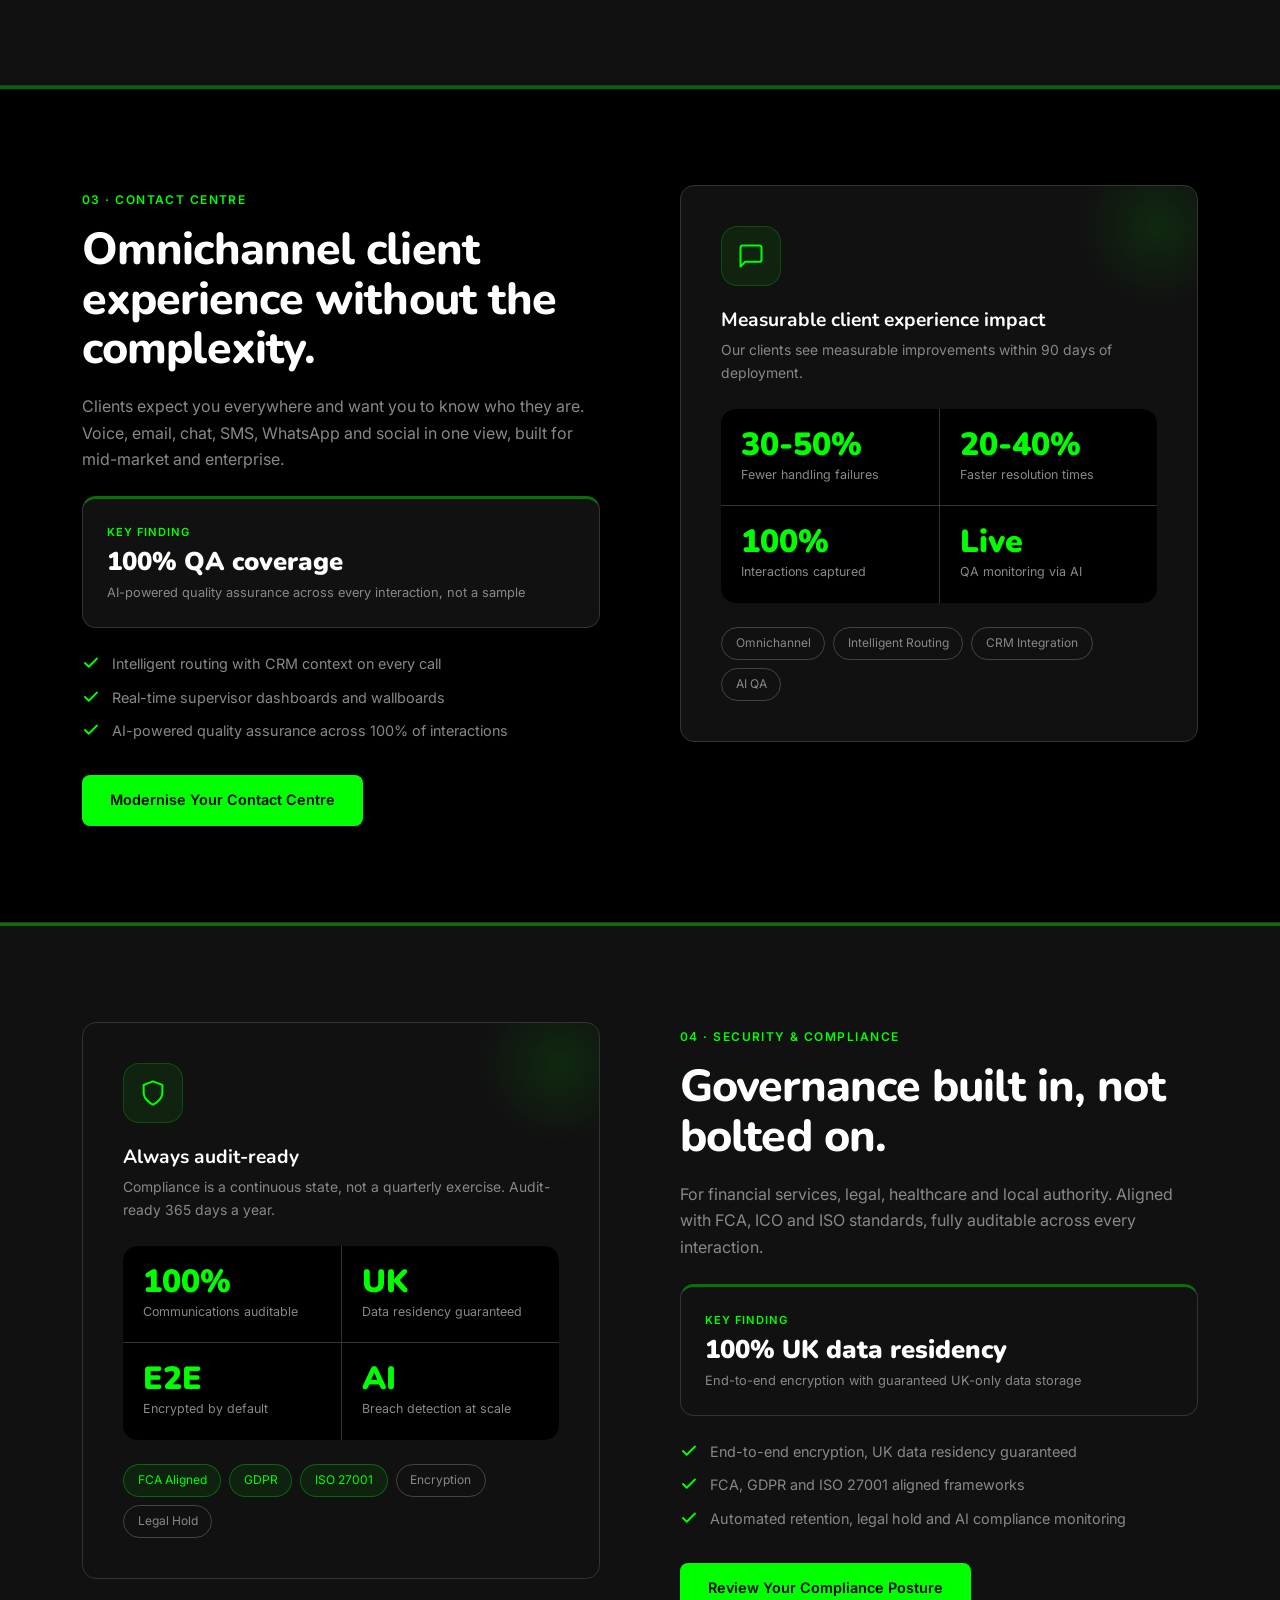
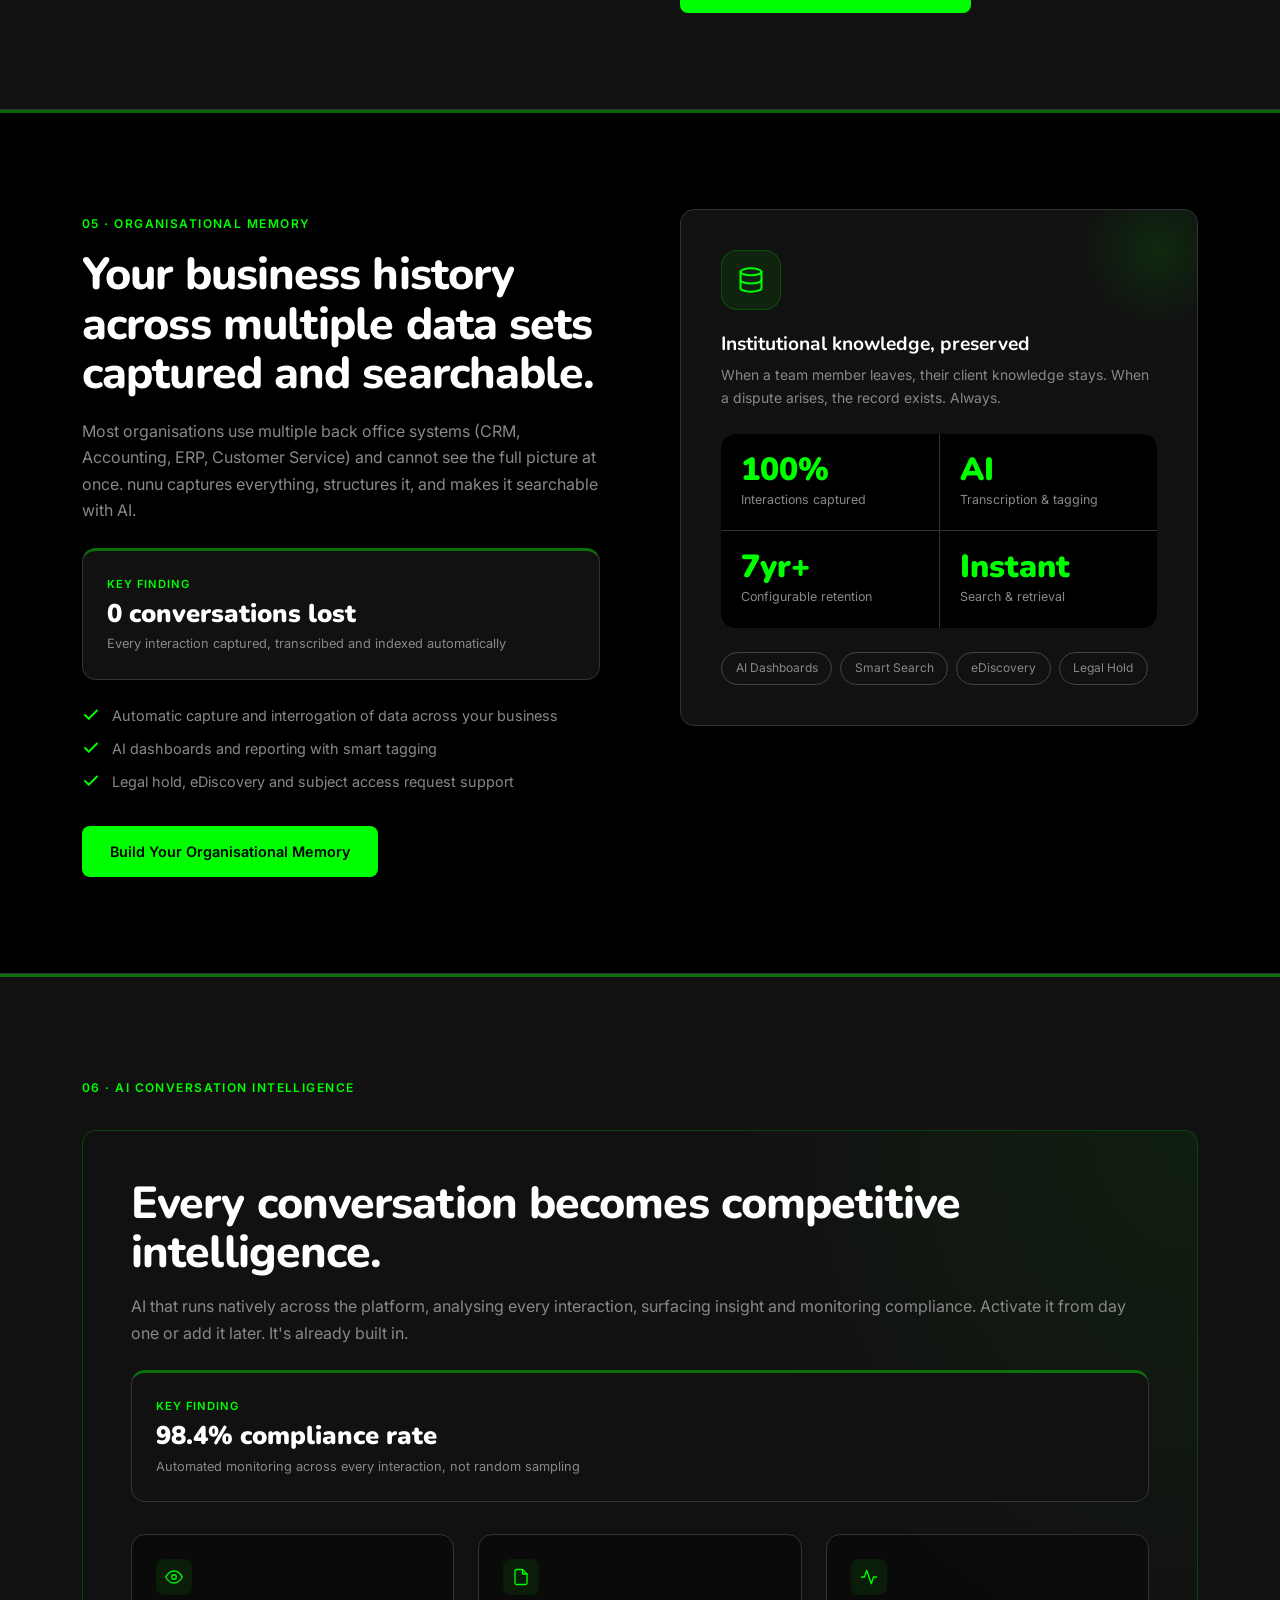
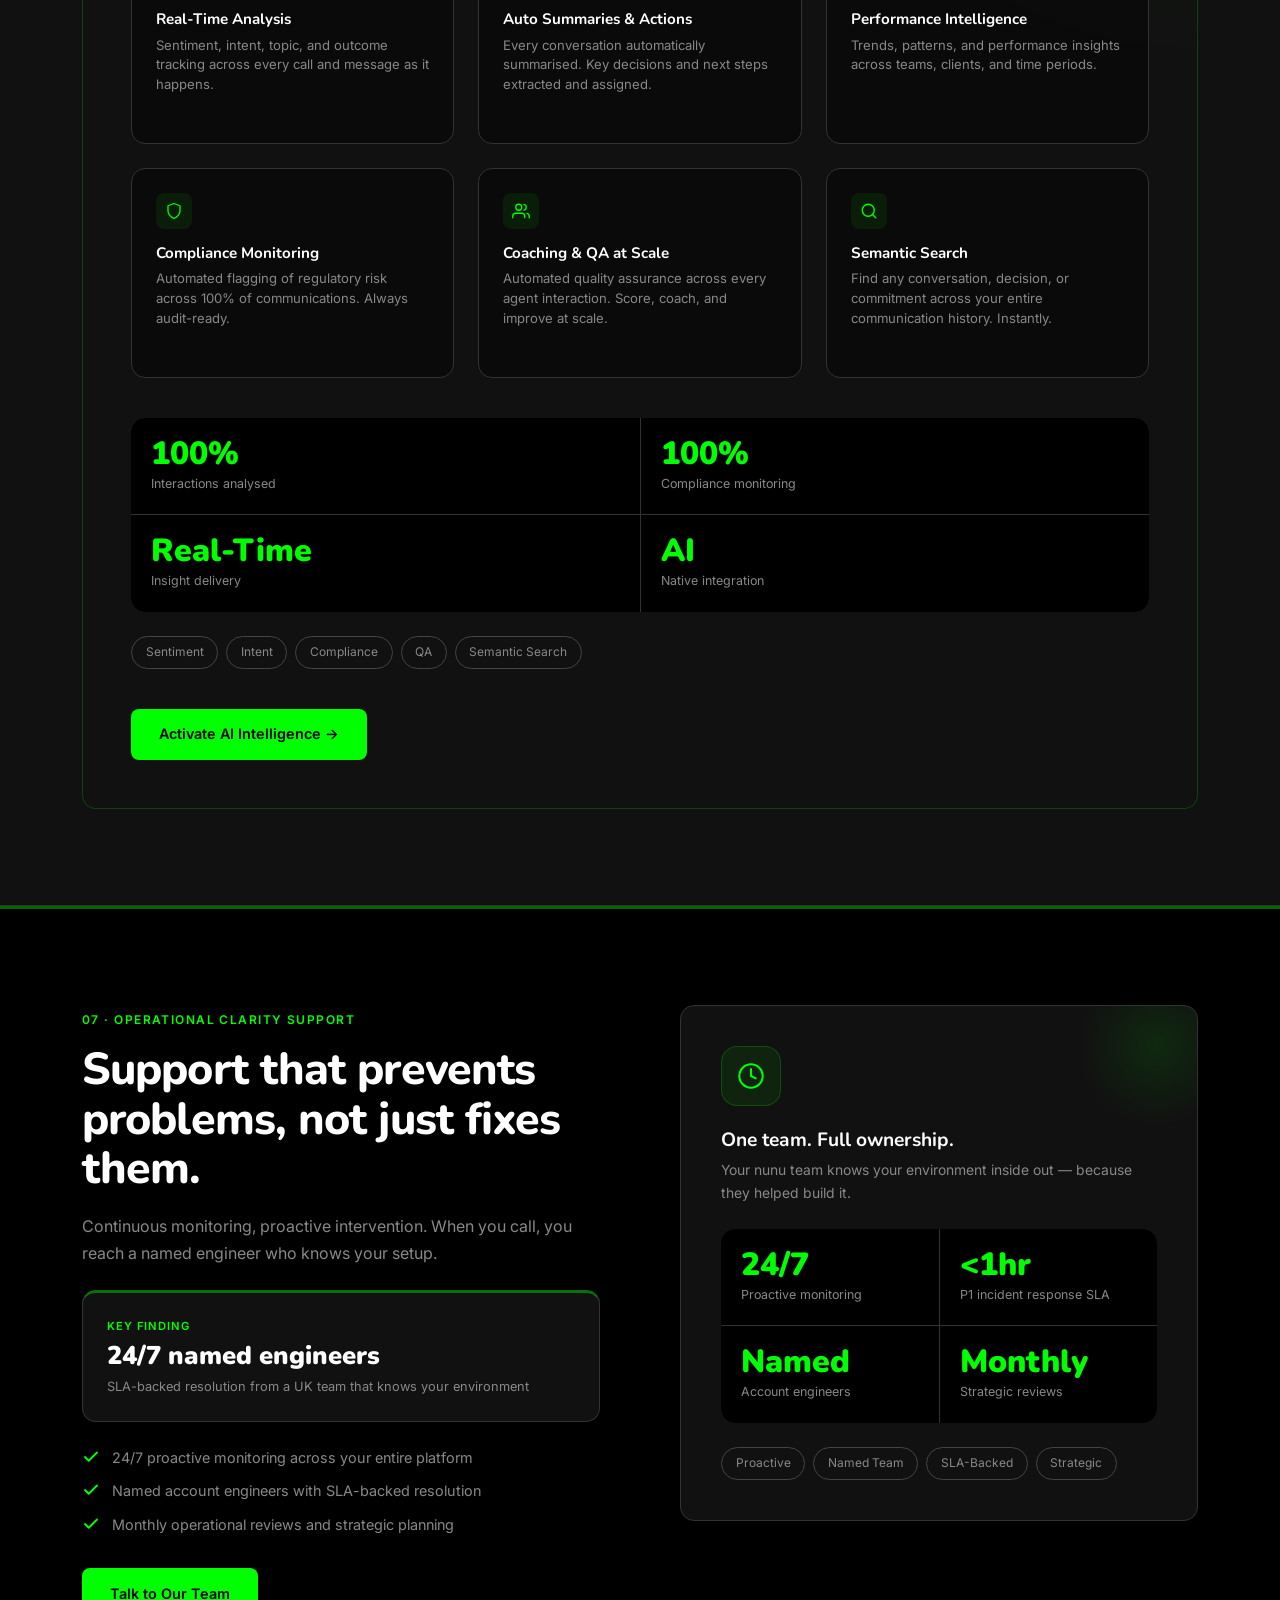
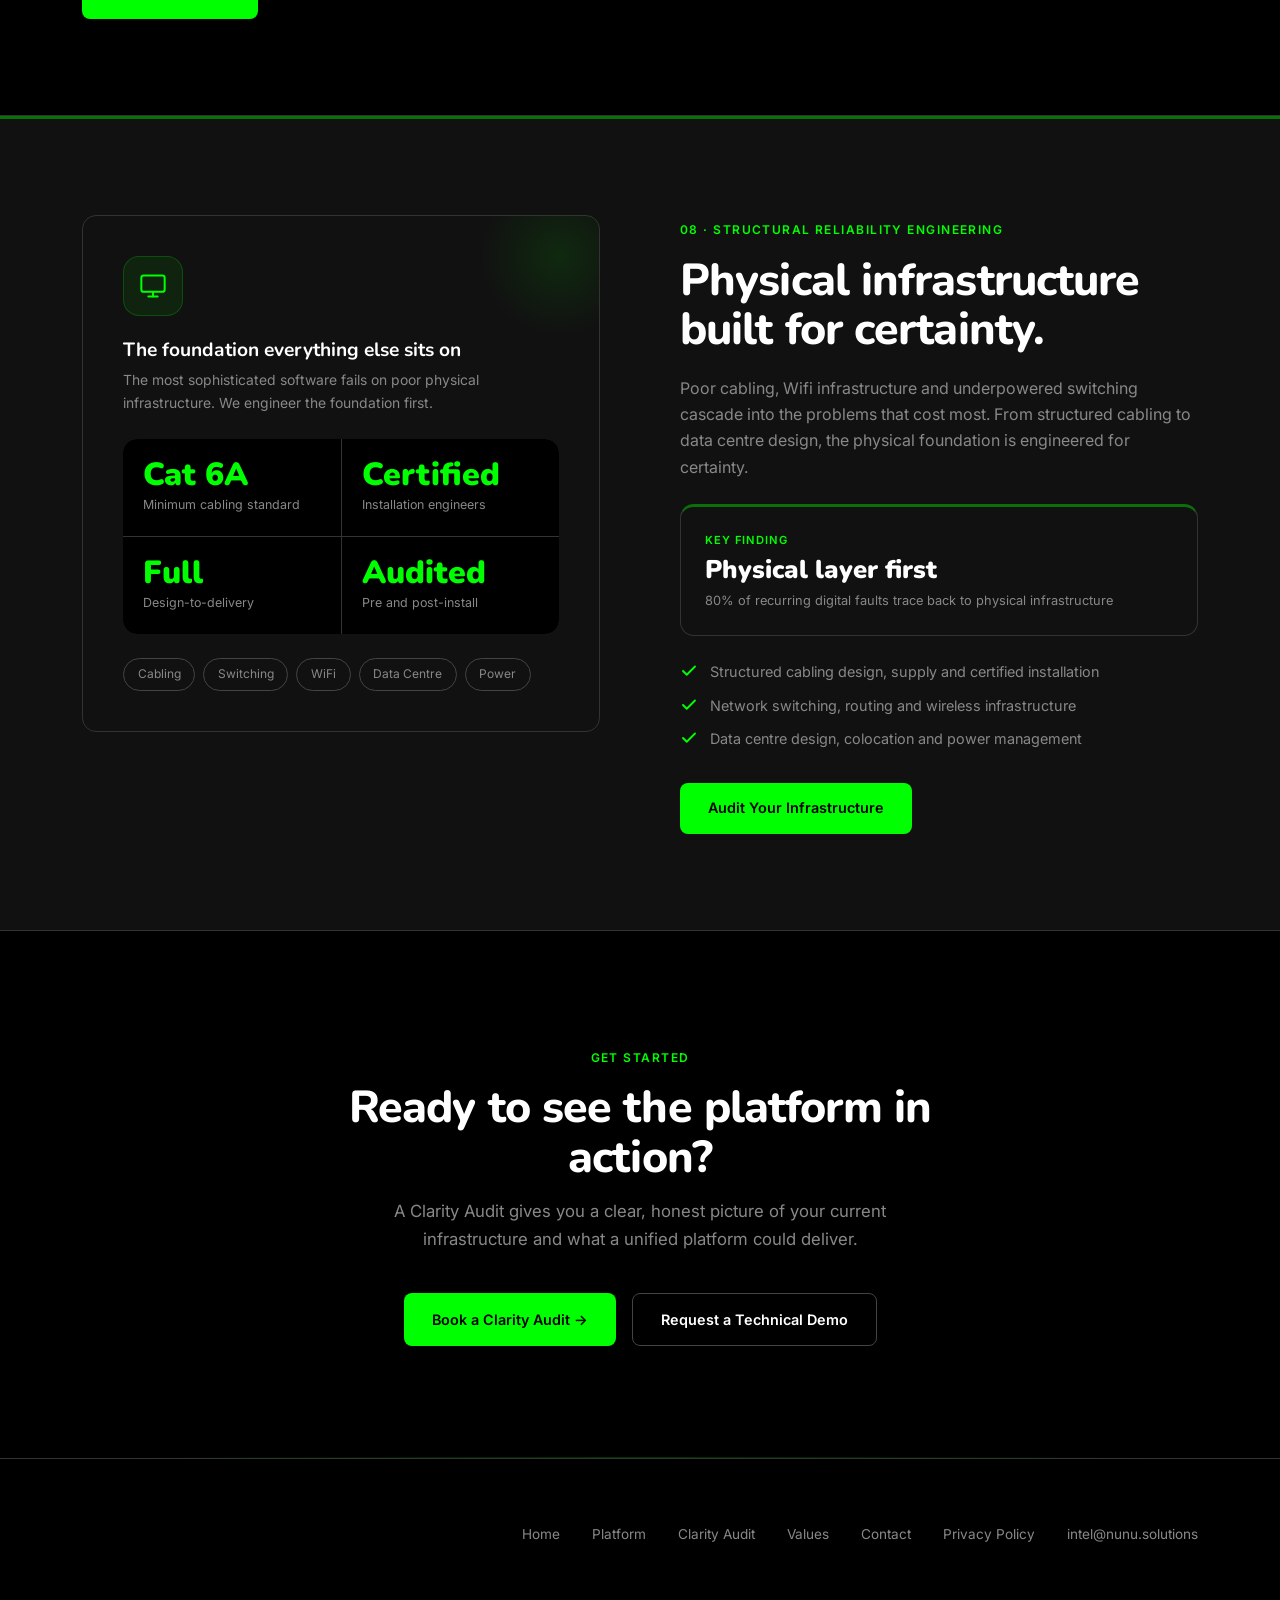
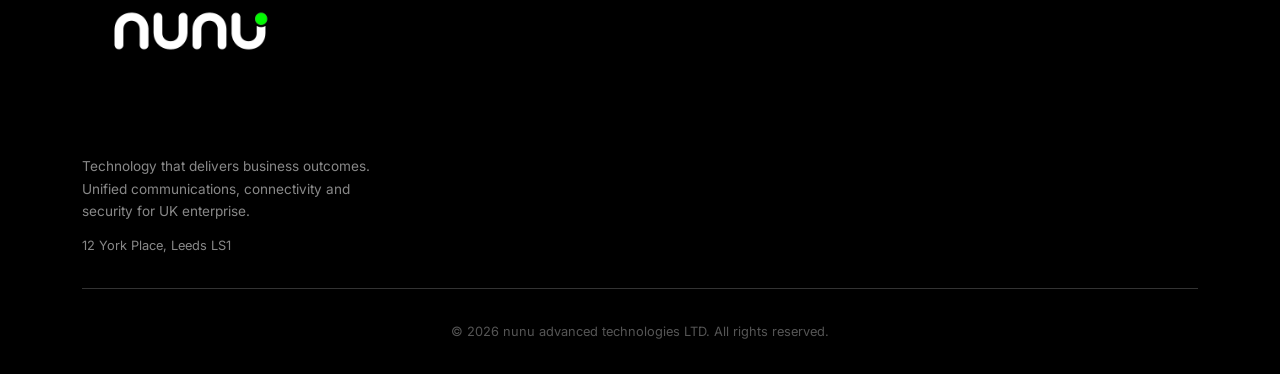
<file: platform.html>
<!DOCTYPE html>
<html lang="en">
<head>
    <meta charset="UTF-8">
    <meta name="viewport" content="width=device-width, initial-scale=1.0">
    <title>Unified Communications Platform | 8 Capabilities | nunu</title>
    <link rel="icon" type="image/svg+xml" href="favicon.svg">
    <meta name="description" content="Cloud Telephony, satellite failover connectivity, WhatsApp contact centre, AI, CRM and security in one platform. 99.99% uptime, UK data residency.">
    <link rel="canonical" href="https://nunu.solutions/platform.html">
    <meta property="og:type" content="website">
    <meta property="og:url" content="https://nunu.solutions/platform.html">
    <meta property="og:title" content="Unified Communications Platform | 8 Capabilities | nunu">
    <meta property="og:description" content="Cloud Telephony, connectivity with satellite failover, WhatsApp contact centre, AI intelligence, CRM integration and security in one platform. 99.99% uptime, UK data residency.">
    <meta property="og:image" content="https://nunu.solutions/nunu_Logo_High_Res_Asset.png">
    <meta name="twitter:card" content="summary_large_image">
    <meta name="twitter:title" content="Unified Communications Platform | nunu">
    <meta name="twitter:description" content="8 integrated capabilities. One policy layer, one partner, 99.99% uptime.">
    <meta name="twitter:image" content="https://nunu.solutions/nunu_Logo_High_Res_Asset.png">
    <link rel="stylesheet" href="theme-toggle.css?v=12">
    <script>(function(){var t=localStorage.getItem('nunu-theme');if(t)document.documentElement.setAttribute('data-theme',t);})()</script>
    <link rel="preconnect" href="https://fonts.googleapis.com">
    <link rel="preconnect" href="https://fonts.gstatic.com" crossorigin>
    <link href="https://fonts.googleapis.com/css2?family=Nunito:wght@400;600;700;800;900&family=Inter:wght@300;400;500;600&display=swap" rel="stylesheet">
    <style>
        *, *::before, *::after { box-sizing: border-box; margin: 0; padding: 0; }

        :root {
            --black: #000000;
            --white: #FFFFFF;
            --green: #00FF00;
            --muted: #888888;
            --border: #333333;
            --card-bg: #111111;
            --font-display: 'Nunito', sans-serif;
            --font-body: 'Inter', sans-serif;
            --nav-h: 160px;
            --max: 1180px;
            --ease: cubic-bezier(0.25, 0.46, 0.45, 0.94);
        }

        html { scroll-behavior: smooth; overflow-x: hidden; }

        body {
            background: var(--black);
            color: var(--white);
            font-family: var(--font-body);
            font-size: 16px;
            line-height: 1.65;
            overflow-x: hidden;
            -webkit-font-smoothing: antialiased;
        }

        h1, h2, h3, h4 { font-family: var(--font-display); font-weight: 800; line-height: 1.1; }
        h1 { font-size: clamp(2.4rem, 5vw, 4rem); letter-spacing: -0.02em; }
        h2 { font-size: clamp(1.8rem, 3.5vw, 2.8rem); letter-spacing: -0.02em; }
        h3 { font-size: 1.2rem; font-weight: 700; }
        p { color: var(--muted); }
        a { text-decoration: none; color: inherit; }

        .eyebrow {
            display: inline-block;
            font-family: var(--font-body);
            font-size: 0.75rem;
            font-weight: 600;
            letter-spacing: 0.12em;
            text-transform: uppercase;
            color: var(--green);
            margin-bottom: 1rem;
        }

        .container { max-width: var(--max); margin: 0 auto; padding: 0 2rem; }

        .btn {
            display: inline-flex;
            align-items: center;
            gap: 0.5rem;
            font-family: var(--font-body);
            font-size: 0.9rem;
            font-weight: 600;
            padding: 0.85rem 1.75rem;
            border-radius: 8px;
            cursor: pointer;
            transition: background 0.2s var(--ease), box-shadow 0.2s var(--ease), transform 0.2s var(--ease), border-color 0.2s var(--ease), color 0.2s var(--ease);
            border: none;
            white-space: nowrap;
        }

        .btn-primary { background: var(--green); color: var(--black); }
        .btn-primary:hover, .btn-primary.active { background: #33ff33; box-shadow: 0 0 32px rgba(0,255,0,0.3); transform: translateY(-1px); }
        .btn-outline { background: transparent; color: var(--white); border: 1px solid #444; }
        .btn-outline:hover, .btn-outline.active { border-color: var(--green); color: var(--green); transform: translateY(-1px); }
        .btn:active { transform: scale(0.97); }

        /* REVEAL ANIMATIONS */
        .reveal { opacity: 0; transform: translateY(30px); transition: opacity 0.7s var(--ease), transform 0.7s var(--ease); }
        .reveal.visible { opacity: 1; transform: translateY(0); }
        .reveal-delay-1 { transition-delay: 0.1s; }
        .reveal-delay-2 { transition-delay: 0.2s; }
        .reveal-delay-3 { transition-delay: 0.3s; }

        /* CURSOR GLOW */
        .cursor-glow {
            position: fixed;
            width: 600px;
            height: 600px;
            border-radius: 50%;
            background: radial-gradient(circle, rgba(0,255,0,0.06) 0%, transparent 70%);
            pointer-events: none;
            z-index: 0;
            transform: translate(-50%, -50%);
            transition: opacity 0.3s;
            opacity: 0;
        }
        .cursor-glow.active { opacity: 1; }

        /* GLOBAL POLISH */
        ::selection { background: rgba(0,255,0,0.25); color: var(--white); }
        a:focus-visible, .btn:focus-visible, button:focus-visible, input:focus-visible, select:focus-visible, textarea:focus-visible {
            outline: 2px solid var(--green);
            outline-offset: 2px;
        }
        html { scrollbar-width: thin; scrollbar-color: rgba(0,255,0,0.3) transparent; }
        ::-webkit-scrollbar { width: 8px; }
        ::-webkit-scrollbar-track { background: transparent; }
        ::-webkit-scrollbar-thumb { background: rgba(0,255,0,0.3); border-radius: 4px; }
        ::-webkit-scrollbar-thumb:hover { background: rgba(0,255,0,0.5); }

        /* PAGE TRANSITIONS */
        body {
            animation: page-fade-in 0.4s var(--ease) both;
        }
        @keyframes page-fade-in {
            from { opacity: 0; }
            to { opacity: 1; }
        }
        body.page-leaving {
            animation: page-fade-out 0.25s var(--ease) both;
        }
        @keyframes page-fade-out {
            from { opacity: 1; }
            to { opacity: 0; }
        }

        /* HERO ENTRANCE SEQUENCE */
        @keyframes fade-slide-up {
            from { opacity: 0; transform: translateY(25px); }
            to { opacity: 1; transform: translateY(0); }
        }
        .page-hero-inner > * {
            opacity: 0;
            animation: fade-slide-up 0.8s var(--ease) forwards;
        }
        .page-hero-inner .eyebrow { animation-delay: 0.1s; }
        .page-hero-inner h1 { animation-delay: 0.25s; }
        .page-hero-inner p { animation-delay: 0.4s; }

        /* NAV */
        nav {
            position: fixed;
            top: 0; left: 0; right: 0;
            z-index: 100;
            height: var(--nav-h);
            display: flex;
            align-items: center;
            background: rgba(0,0,0,0.92);
            backdrop-filter: blur(20px);
            -webkit-backdrop-filter: blur(20px);
            border-bottom: 1px solid var(--border);
        }
        .nav-inner {
            display: flex;
            align-items: center;
            justify-content: space-between;
            width: 100%;
            max-width: var(--max);
            margin: 0 auto;
            padding: 0 2rem;
        }
        .nav-logo img { height: 288px; width: auto; filter: brightness(0) invert(1); }
        .nav-links { display: flex; align-items: center; gap: 0.25rem; list-style: none; }
        .nav-links a {
            font-size: 0.875rem;
            font-weight: 500;
            color: var(--muted);
            padding: 0.5rem 0.85rem;
            border-radius: 6px;
            transition: color 0.2s, background 0.2s;
            white-space: nowrap;
        }
        .nav-links a:hover { color: var(--green); background: rgba(0,255,0,0.05); }
        .nav-links a.active { color: var(--green); background: rgba(0,255,0,0.07); }
        .nav-actions { display: flex; align-items: center; gap: 0.75rem; }
        .nav-hamburger { display: none; flex-direction: column; gap: 5px; cursor: pointer; padding: 0.5rem; background: none; border: none; }
        .nav-hamburger span { display: block; width: 22px; height: 2px; background: var(--white); border-radius: 2px; transition: transform 0.3s var(--ease), opacity 0.3s var(--ease); }
        .nav-hamburger.active span:nth-child(1) { transform: rotate(45deg) translate(5px, 5px); }
        .nav-hamburger.active span:nth-child(2) { opacity: 0; }
        .nav-hamburger.active span:nth-child(3) { transform: rotate(-45deg) translate(5px, -5px); }
        .mobile-menu { position: fixed; inset: 0; z-index: 99; background: rgba(0,0,0,0.97); backdrop-filter: blur(20px); -webkit-backdrop-filter: blur(20px); display: flex; flex-direction: column; align-items: center; justify-content: center; gap: 0.5rem; opacity: 0; pointer-events: none; transition: opacity 0.3s var(--ease); }
        .mobile-menu.open { opacity: 1; pointer-events: auto; }
        .mobile-menu a { font-family: var(--font-display); font-size: 1.75rem; font-weight: 800; color: var(--white); padding: 0.5rem 1rem; transform: translateY(10px); opacity: 0; transition: color 0.2s, transform 0.3s var(--ease), opacity 0.3s var(--ease); }
        .mobile-menu.open a { transform: translateY(0); opacity: 1; }
        .mobile-menu.open a:nth-child(1) { transition-delay: 0.05s; }
        .mobile-menu.open a:nth-child(2) { transition-delay: 0.1s; }
        .mobile-menu.open a:nth-child(3) { transition-delay: 0.15s; }
        .mobile-menu.open a:nth-child(4) { transition-delay: 0.2s; }
        .mobile-menu.open a:nth-child(5) { transition-delay: 0.25s; }
        .mobile-menu.open a:nth-child(6) { transition-delay: 0.3s; }
        .mobile-menu.open a:nth-child(7) { transition-delay: 0.35s; }
        .mobile-menu.open a:nth-child(8) { transition-delay: 0.4s; }
        .mobile-menu a:hover { color: var(--green); }
        .mobile-menu .btn { margin-top: 1rem; font-size: 1rem; padding: 1rem 2rem; }
        .mobile-close { position: absolute; top: 1.5rem; right: 1.5rem; background: none; border: none; color: var(--white); font-size: 2rem; cursor: pointer; line-height: 1; min-width: 44px; min-height: 44px; display: flex; align-items: center; justify-content: center; }

        @media (max-width: 1024px) {
            .nav-links a { font-size: 0.8rem; padding: 0.4rem 0.6rem; }
            .nav-actions .btn { font-size: 0.8rem; padding: 0.65rem 1.25rem; }
        }

        @media (max-width: 768px) {
            .nav-links { display: none; }
            .nav-actions .btn { display: none; }
            .nav-hamburger { display: flex; }
            .nav-logo img { height: 80px; }
            nav { --nav-h: 100px; }
        }

        @media (prefers-reduced-motion: reduce) {
            *, *::before, *::after {
                animation-duration: 0.01ms !important;
                transition-duration: 0.01ms !important;
            }
            .cursor-glow { display: none !important; }
            .reveal { opacity: 1; transform: none; }
        }

        /* PAGE HERO with planet arc glow */
        .page-hero {
            min-height: 60vh;
            display: flex;
            align-items: center;
            position: relative;
            overflow: hidden;
            padding: calc(var(--nav-h) + 5rem) 0 5rem;
            background: var(--black);
            border-bottom: 1px solid var(--border);
        }
        .page-hero::before {
            content: '';
            position: absolute;
            inset: 0;
            z-index: 0;
            background: radial-gradient(circle 60vw at 0% 100%, rgba(0,255,0,0.28) 0%, rgba(0,150,0,0.08) 55%, transparent 75%);
        }
        .page-hero::after {
            content: '';
            position: absolute;
            bottom: -155vw;
            left: -130vw;
            width: 195vw;
            height: 195vw;
            border-radius: 50%;
            z-index: 0;
            box-shadow:
                0 -1px 0 rgba(0,255,0,0.7),
                0 -2px 6px rgba(0,255,0,0.4),
                0 -6px 18px rgba(0,255,0,0.25),
                0 -14px 50px rgba(0,255,0,0.12),
                0 -30px 100px rgba(0,255,0,0.05);
        }
        .page-hero-inner { max-width: 700px; position: relative; z-index: 1; }
        .page-hero-inner h1 { margin-bottom: 1.25rem; }
        .page-hero-inner h1 span { color: var(--green); }
        .page-hero-inner h1::after {
            content: '';
            display: block;
            width: 0;
            height: 3px;
            background: linear-gradient(90deg, var(--green), transparent);
            margin-top: 1rem;
            animation: accent-grow 1s var(--ease) 0.6s forwards;
        }
        @keyframes accent-grow {
            to { width: 80px; }
        }
        .page-hero p { font-size: 1.15rem; color: var(--muted); line-height: 1.7; max-width: 580px; }

        /* PLATFORM NAV */
        .platform-nav-bar {
            position: sticky; top: var(--nav-h); z-index: 50;
            background: rgba(0,0,0,0.95); backdrop-filter: blur(20px);
            -webkit-backdrop-filter: blur(20px);
            border-bottom: 1px solid var(--border);
            padding: 0 2rem; overflow-x: auto;
            scrollbar-width: thin;
            scrollbar-color: rgba(0,255,0,0.3) transparent;
        }
        .platform-nav-bar::after {
            content: ''; position: absolute; right: 0; top: 0; bottom: 0;
            width: 40px; background: linear-gradient(to right, transparent, rgba(0,0,0,0.95));
            pointer-events: none; z-index: 1;
        }
        .platform-nav-bar::-webkit-scrollbar { height: 4px; }
        .platform-nav-bar::-webkit-scrollbar-track { background: transparent; }
        .platform-nav-bar::-webkit-scrollbar-thumb { background: rgba(0,255,0,0.3); border-radius: 2px; }
        .platform-nav-inner {
            display: flex; gap: 0; max-width: var(--max); margin: 0 auto;
        }
        .platform-nav-link {
            display: flex; align-items: center; gap: 0.5rem;
            padding: 1rem 1.25rem; white-space: nowrap;
            font-size: 0.82rem; font-weight: 500; color: var(--muted);
            border-bottom: 2px solid transparent;
            transition: color 0.2s, border-color 0.2s;
        }
        .platform-nav-link:hover { color: var(--white); }
        .platform-nav-link.active { color: var(--green); border-color: var(--green); }
        .platform-nav-link .pnl-dot { width: 6px; height: 6px; border-radius: 50%; background: currentColor; flex-shrink: 0; }

        /* OVERVIEW GRID */
        .overview-section { padding: 7rem 0; border-bottom: 1px solid var(--border); }
        .overview-grid {
            display: grid; grid-template-columns: repeat(4, 1fr);
            gap: 1px; background: var(--border);
            border: 1px solid var(--border); border-radius: 14px; overflow: hidden;
        }
        .overview-card {
            background: var(--card-bg); padding: 2rem 1.5rem;
            transition: background 0.3s var(--ease), box-shadow 0.3s var(--ease); cursor: pointer;
            position: relative;
            overflow: hidden;
        }
        .overview-card::before {
            content: '';
            position: absolute;
            inset: -1px;
            border-radius: 14px;
            padding: 1px;
            background: linear-gradient(135deg, transparent 40%, rgba(0,255,0,0.6) 50%, transparent 60%);
            background-size: 300% 300%;
            -webkit-mask: linear-gradient(#fff 0 0) content-box, linear-gradient(#fff 0 0);
            -webkit-mask-composite: xor;
            mask-composite: exclude;
            opacity: 0;
            transition: opacity 0.3s var(--ease);
            pointer-events: none;
        }
        .overview-card:hover::before {
            opacity: 1;
            animation: border-glow 2s linear infinite;
        }
        .overview-card a { position: static; }
        .overview-card a::after {
            content: '';
            position: absolute;
            inset: 0;
            z-index: 1;
        }
        .overview-card:hover { background: #1a1a1a; box-shadow: inset 0 0 0 1px rgba(0,255,0,0.4), 0 0 25px rgba(0,255,0,0.1); }
        .overview-card .oc-num {
            font-family: var(--font-display); font-size: 0.75rem; font-weight: 800;
            color: var(--green); letter-spacing: 0.1em; margin-bottom: 0.75rem;
        }
        .overview-card h3 { font-size: 0.95rem; margin-bottom: 0.5rem; }
        .overview-card p { font-size: 0.8rem; color: var(--muted); line-height: 1.5; }
        .overview-card a { display: block; margin-top: 1rem; font-size: 0.78rem; color: var(--green); font-weight: 600; }

        /* SERVICE SECTIONS */
        .service-section {
            padding: 6rem 0;
            border-bottom: 1px solid var(--border);
            border-top: 3px solid rgba(0,255,0,0.4);
            scroll-margin-top: calc(var(--nav-h) + 100px);
        }
        .service-section.alt-bg { background: var(--card-bg); }
        .service-layout {
            display: grid; grid-template-columns: 1fr 1fr;
            gap: 5rem; align-items: start;
        }
        .service-layout.reverse { direction: rtl; }
        .service-layout.reverse > * { direction: ltr; }
        .service-content h2 { margin-bottom: 1.25rem; }
        .service-content p { margin-bottom: 1rem; font-size: 1rem; }
        .service-features { list-style: none; display: flex; flex-direction: column; gap: 0.6rem; margin: 1.5rem 0 2rem; }
        .service-features li { display: flex; align-items: flex-start; gap: 0.75rem; font-size: 0.9rem; color: var(--muted); }
        .feat-check { flex-shrink: 0; width: 18px; height: 18px; margin-top: 2px; color: var(--green); }
        .service-visual {
            background: var(--card-bg); border: 1px solid var(--border);
            border-radius: 14px; padding: 2.5rem;
            position: relative; overflow: hidden;
        }
        .service-visual::before {
            content: ''; position: absolute; top: -40px; right: -40px;
            width: 160px; height: 160px; border-radius: 50%;
            background: radial-gradient(circle, rgba(0,255,0,0.1), transparent 70%);
        }
        .service-icon-lg {
            width: 60px; height: 60px; border-radius: 16px;
            background: rgba(0,255,0,0.08); border: 1px solid rgba(0,255,0,0.2);
            display: flex; align-items: center; justify-content: center;
            margin-bottom: 1.5rem;
        }
        .service-icon-lg svg { width: 28px; height: 28px; color: var(--green); }
        .service-stat-grid { display: grid; grid-template-columns: 1fr 1fr; gap: 1px; background: var(--border); border-radius: 14px; overflow: hidden; margin-top: 1.5rem; }
        .service-stat { background: var(--black); padding: 1.25rem; }
        .service-stat-val { font-family: var(--font-display); font-size: 2rem; font-weight: 900; color: var(--green); line-height: 1; }
        .service-stat-label { font-size: 0.78rem; color: var(--muted); margin-top: 0.25rem; }
        .tag-row { display: flex; flex-wrap: wrap; gap: 0.5rem; margin-top: 1.5rem; }
        .tag { padding: 0.35rem 0.85rem; border: 1px solid #444; border-radius: 100px; font-size: 0.75rem; color: var(--muted); }
        .tag.green { border-color: rgba(0,255,0,0.3); color: var(--green); background: rgba(0,255,0,0.07); }

        /* KEY FINDING CALLOUT — green top-border card style from Mockup C evidence cards */
        .key-finding {
            background: var(--card-bg);
            border: 1px solid var(--border);
            border-top: 3px solid rgba(0,255,0,0.4);
            border-radius: 14px;
            padding: 1.5rem 1.5rem;
            margin: 1.5rem 0;
            position: relative;
            overflow: hidden;
            transition: border-color 0.3s var(--ease), box-shadow 0.3s var(--ease), transform 0.3s var(--ease);
        }
        .key-finding::before {
            content: '';
            position: absolute;
            inset: -1px;
            border-radius: 14px;
            padding: 1px;
            background: linear-gradient(135deg, transparent 40%, rgba(0,255,0,0.6) 50%, transparent 60%);
            background-size: 300% 300%;
            -webkit-mask: linear-gradient(#fff 0 0) content-box, linear-gradient(#fff 0 0);
            -webkit-mask-composite: xor;
            mask-composite: exclude;
            opacity: 0;
            transition: opacity 0.3s var(--ease);
            pointer-events: none;
        }
        .key-finding:hover::before {
            opacity: 1;
            animation: border-glow 2s linear infinite;
        }
        @keyframes border-glow {
            0% { background-position: 0% 0%; }
            50% { background-position: 100% 100%; }
            100% { background-position: 0% 0%; }
        }
        .key-finding:hover {
            border-top-color: var(--green);
            box-shadow: 0 0 40px rgba(0,255,0,0.15), inset 0 1px 0 rgba(255,255,255,0.03);
            transform: translateY(-3px);
            position: relative;
            z-index: 2;
        }
        .key-finding-label { font-size: 0.7rem; text-transform: uppercase; letter-spacing: 0.08em; color: var(--green); font-weight: 600; margin-bottom: 0.35rem; }
        .key-finding-stat { font-family: var(--font-display); font-size: 1.6rem; font-weight: 900; color: var(--white); line-height: 1.2; }
        .key-finding-context { font-size: 0.8rem; color: var(--muted); margin-top: 0.25rem; }

        /* AI SPECIAL SECTION */
        .ai-highlight {
            background: var(--card-bg); border: 1px solid rgba(0,255,0,0.2);
            border-radius: 14px; padding: 3rem;
            position: relative; overflow: hidden;
        }
        .ai-highlight::before {
            content: ''; position: absolute; inset: 0;
            background: radial-gradient(ellipse 60% 60% at 100% 0%, rgba(0,255,0,0.06), transparent 70%);
        }
        .ai-highlight-inner { position: relative; z-index: 1; }
        .ai-highlight h2 { margin-bottom: 1rem; }
        .ai-highlight p { font-size: 1rem; margin-bottom: 1.5rem; }
        .ai-caps-grid { display: grid; grid-template-columns: repeat(3, 1fr); gap: 1.5rem; margin-top: 2rem; }
        .ai-cap { padding: 1.5rem; background: rgba(0,0,0,0.4); border: 1px solid var(--border); border-radius: 14px; }
        .ai-cap-icon { width: 36px; height: 36px; border-radius: 8px; background: rgba(0,255,0,0.08); display: flex; align-items: center; justify-content: center; margin-bottom: 1rem; }
        .ai-cap-icon svg { width: 18px; height: 18px; color: var(--green); }
        .ai-cap h3 { font-size: 0.95rem; margin-bottom: 0.5rem; }
        .ai-cap p { font-size: 0.82rem; color: var(--muted); line-height: 1.5; }

        /* CTA */
        .cta-section {
            padding: 7rem 0 5rem;
            text-align: center;
            position: relative;
        }
        .cta-section::before {
            content: '';
            position: absolute;
            bottom: 0;
            left: 50%;
            transform: translateX(-50%);
            width: 80vw;
            height: 1px;
            background: linear-gradient(90deg, transparent, rgba(0,255,0,0.2), transparent);
        }
        .cta-section h2 {
            margin-bottom: 1rem;
            max-width: 640px;
            margin-left: auto;
            margin-right: auto;
        }
        .cta-sub {
            font-size: 1.05rem;
            max-width: 520px;
            margin: 0 auto 2.5rem;
        }
        .cta-buttons {
            display: flex;
            gap: 1rem;
            justify-content: center;
            flex-wrap: wrap;
            margin-bottom: 2rem;
        }
        .cta-teaser {
            font-size: 0.85rem;
            color: #666;
            font-style: italic;
        }

        /* FOOTER */
        footer {
            padding: 4rem 0 2rem;
            border-top: 1px solid var(--border);
        }
        .footer-inner {
            display: flex;
            align-items: flex-start;
            justify-content: space-between;
            flex-wrap: wrap;
            gap: 2rem;
        }
        .footer-logo img {
            height: 216px;
            width: auto;
            margin-bottom: 1rem;
            display: block;
            filter: brightness(0) invert(1);
        }
        .footer-links {
            display: flex;
            gap: 2rem;
            flex-wrap: wrap;
        }
        .footer-links a {
            font-size: 0.85rem;
            color: var(--muted);
            transition: color 0.2s;
        }
        .footer-links a:hover { color: var(--white); }
        @media (max-width: 768px) {
            .footer-logo img { height: 80px; }
            .footer-links a { padding: 0.5rem 0; display: inline-block; min-height: 44px; line-height: 44px; }
        }
        .footer-copy {
            width: 100%;
            text-align: center;
            padding-top: 2rem;
            margin-top: 2rem;
            border-top: 1px solid var(--border);
            font-size: 0.8rem;
            color: #555;
        }

        /* RESPONSIVE */
        @media (max-width: 1024px) {
            .overview-grid { grid-template-columns: repeat(2, 1fr); }
            .ai-caps-grid { grid-template-columns: 1fr 1fr; }
        }
        @media (max-width: 768px) {
            .service-layout, .service-layout.reverse { grid-template-columns: 1fr; direction: ltr; gap: 2rem; }
            .overview-grid { grid-template-columns: repeat(2, 1fr); }
            .ai-caps-grid { grid-template-columns: 1fr; }
            .service-section { padding: 4rem 0; }
            .overview-section { padding: 4rem 0; }
            .page-hero { min-height: auto; padding: calc(var(--nav-h) + 2rem) 0 3rem; }
            .page-hero-inner h1 { font-size: clamp(1.8rem, 6vw, 2.4rem); }
            .service-stat-grid { grid-template-columns: 1fr 1fr; }
        }
        @media (max-width: 520px) {
            .overview-grid { grid-template-columns: 1fr; }
        }
        @media (max-width: 375px) {
            .container { padding: 0 1rem; }
            .service-stat-grid { grid-template-columns: 1fr; }
        }

        .back-to-top {
            position: fixed;
            bottom: 2rem;
            right: 2rem;
            width: 44px;
            height: 44px;
            border-radius: 50%;
            background: var(--card-bg);
            border: 1px solid var(--border);
            color: var(--green);
            display: flex;
            align-items: center;
            justify-content: center;
            cursor: pointer;
            opacity: 0;
            pointer-events: none;
            transition: opacity 0.3s var(--ease), box-shadow 0.3s var(--ease), transform 0.3s var(--ease);
            z-index: 50;
        }
        .back-to-top.visible { opacity: 1; pointer-events: auto; }
        .back-to-top:hover { box-shadow: 0 0 20px rgba(0,255,0,0.2); border-color: var(--green); transform: translateY(-2px); }
    </style>
</head>
<body>
<a class="skip-link" href="#main">Skip to content</a>
<div class="cursor-glow" id="cursor-glow"></div>

<!-- NAV -->
<nav>
    <div class="nav-inner">
        <a class="nav-logo" href="index.html">
            <img src="nunu_Logo_High_Res_Asset.png" alt="nunu" decoding="async">
        </a>
        <ul class="nav-links">
            <li><a href="platform.html" class="active">Platform</a></li>
            <li><a href="clarity-audit.html">Clarity Audit</a></li>
            <li><a href="index.html#ai-intelligence">AI Intelligence</a></li>
            <li><a href="index.html#about">About</a></li>
            <li><a href="values.html">Values</a></li>
            <li><a href="contact-us.html">Contact</a></li>
        </ul>
        <div class="nav-actions">
            <a href="portal.html" class="btn btn-outline" style="font-size:0.8rem; padding:0.6rem 1.2rem;">Client Portal</a>
            <a href="clarity-audit.html" class="btn btn-primary" style="font-size:0.8rem; padding:0.6rem 1.2rem;">Book a Clarity Audit</a>
            <button class="nav-hamburger" id="hamburger" aria-label="Open menu">
                <span></span><span></span><span></span>
            </button>
        </div>
    </div>
</nav>

<!-- MOBILE MENU -->
<div class="mobile-menu" id="mobileMenu">
    <button class="mobile-close" id="mobile-close" aria-label="Close menu">&times;</button>
    <a href="platform.html">Platform</a>
    <a href="clarity-audit.html">Clarity Audit</a>
    <a href="index.html#ai-intelligence">AI Intelligence</a>
    <a href="index.html#about">About</a>
    <a href="values.html">Values</a>
    <a href="contact-us.html">Contact</a>
    <a href="portal.html">Client Portal</a>
    <a href="clarity-audit.html" class="btn btn-primary">Book a Clarity Audit</a>
</div>

<main id="main">

<!-- PAGE HERO with planet arc glow -->
<section class="page-hero">
    <div class="container">
        <div class="page-hero-inner">
            <span class="eyebrow">The nunu Platform</span>
            <h1>One architecture. One policy layer. <span>One partner.</span></h1>
            <p>Eight integrated capabilities engineered to work together. No seams, no gaps.</p>
        </div>
    </div>
</section>

<!-- PLATFORM NAV -->
<div class="platform-nav-bar">
    <div class="platform-nav-inner">
        <a class="platform-nav-link active" href="#connectivity">
            <span class="pnl-dot"></span> Connectivity
        </a>
        <a class="platform-nav-link" href="#voice">
            <span class="pnl-dot"></span> Unified Voice
        </a>
        <a class="platform-nav-link" href="#contact-centre">
            <span class="pnl-dot"></span> Contact Centre
        </a>
        <a class="platform-nav-link" href="#security">
            <span class="pnl-dot"></span> Security
        </a>
        <a class="platform-nav-link" href="#memory">
            <span class="pnl-dot"></span> Org. Memory
        </a>
        <a class="platform-nav-link" href="#ai">
            <span class="pnl-dot"></span> AI Intelligence
        </a>
        <a class="platform-nav-link" href="#support">
            <span class="pnl-dot"></span> Support
        </a>
        <a class="platform-nav-link" href="#infrastructure">
            <span class="pnl-dot"></span> Infrastructure
        </a>
    </div>
</div>

<!-- PLATFORM OVERVIEW -->
<section class="overview-section">
    <div class="container">
        <div style="text-align:center; max-width:620px; margin: 0 auto 4rem;" class="reveal">
            <span class="eyebrow">Platform Overview</span>
            <h2>Eight capabilities. One unified platform.</h2>
            <p style="margin-top:1rem;">A single integrated architecture. Every capability shares the same policy layer, audit trail and support model.</p>
        </div>
        <div class="overview-grid reveal">
            <div class="overview-card">
                <div class="oc-num">01</div>
                <h3>Connectivity Resilience</h3>
                <p>Always-on network design for organisations that cannot go offline.</p>
                <a href="#connectivity">Explore &rarr;</a>
            </div>
            <div class="overview-card">
                <div class="oc-num">02</div>
                <h3>Unified Voice</h3>
                <p>One intelligent voice layer across every user, device and workflow.</p>
                <a href="#voice">Explore &rarr;</a>
            </div>
            <div class="overview-card">
                <div class="oc-num">03</div>
                <h3>Contact Centre</h3>
                <p>High-performance, omnichannel client experience without complexity.</p>
                <a href="#contact-centre">Explore &rarr;</a>
            </div>
            <div class="overview-card">
                <div class="oc-num">04</div>
                <h3>Security &amp; Compliance</h3>
                <p>A governed, auditable environment aligned with UK regulatory frameworks.</p>
                <a href="#security">Explore &rarr;</a>
            </div>
            <div class="overview-card">
                <div class="oc-num">05</div>
                <h3>Organisational Memory</h3>
                <p>Your entire communication history — captured, structured, and usable.</p>
                <a href="#memory">Explore &rarr;</a>
            </div>
            <div class="overview-card">
                <div class="oc-num">06 &middot; AI</div>
                <h3>AI Conversation Intelligence</h3>
                <p>Every conversation becomes intelligence. Every insight becomes advantage.</p>
                <a href="#ai">Explore &rarr;</a>
            </div>
            <div class="overview-card">
                <div class="oc-num">07</div>
                <h3>Operational Clarity Support</h3>
                <p>Proactive support that prevents issues rather than reacting to them.</p>
                <a href="#support">Explore &rarr;</a>
            </div>
            <div class="overview-card">
                <div class="oc-num">08</div>
                <h3>Structural Reliability Engineering</h3>
                <p>Infrastructure built for certainty — from cabling to data centre design.</p>
                <a href="#infrastructure">Explore &rarr;</a>
            </div>
        </div>
    </div>
</section>

<!-- 01 CONNECTIVITY -->
<section class="service-section" id="connectivity">
    <div class="container">
        <div class="service-layout">
            <div class="service-content reveal">
                <span class="eyebrow">01 &middot; Connectivity Resilience</span>
                <h2>Networks built for organisations that can't go dark.</h2>
                <p>Redundancy at every layer, not as an afterthought. SD-WAN, multi-carrier failover, satellite and private circuit design to keep your business running.</p>
                <div class="key-finding">
                    <div class="key-finding-label">Key finding</div>
                    <div class="key-finding-stat">&lt; 30s failover</div>
                    <div class="key-finding-context">Sub-30-second automatic failover, 99.99% uptime SLA</div>
                </div>
                <ul class="service-features">
                    <li><svg class="feat-check" viewBox="0 0 24 24" fill="none" stroke="currentColor" stroke-width="2.5" stroke-linecap="round" stroke-linejoin="round"><polyline points="20 6 9 17 4 12"/></svg> Multi-carrier failover and SD-WAN architecture</li>
                    <li><svg class="feat-check" viewBox="0 0 24 24" fill="none" stroke="currentColor" stroke-width="2.5" stroke-linecap="round" stroke-linejoin="round"><polyline points="20 6 9 17 4 12"/></svg> Real-time network health monitoring and alerting</li>
                    <li><svg class="feat-check" viewBox="0 0 24 24" fill="none" stroke="currentColor" stroke-width="2.5" stroke-linecap="round" stroke-linejoin="round"><polyline points="20 6 9 17 4 12"/></svg> Dedicated and leased line options for critical sites</li>
                </ul>
                <a class="btn btn-primary" href="clarity-audit.html">Assess Your Connectivity</a>
            </div>
            <div class="service-visual reveal reveal-delay-2">
                <div class="service-icon-lg">
                    <svg viewBox="0 0 24 24" fill="none" stroke="currentColor" stroke-width="1.75" stroke-linecap="round" stroke-linejoin="round"><path d="M22 12h-4l-3 9L9 3l-3 9H2"/></svg>
                </div>
                <h3 style="margin-bottom:0.5rem;">Resilience by design</h3>
                <p style="font-size:0.87rem;color:var(--muted);margin-bottom:1.5rem;">Every deployment is assessed against our resilience framework before go-live.</p>
                <div class="service-stat-grid">
                    <div class="service-stat">
                        <div class="service-stat-val">99.99%</div>
                        <div class="service-stat-label">Connectivity uptime SLA</div>
                    </div>
                    <div class="service-stat">
                        <div class="service-stat-val">&lt;30s</div>
                        <div class="service-stat-label">Avg. failover time</div>
                    </div>
                    <div class="service-stat">
                        <div class="service-stat-val">24/7</div>
                        <div class="service-stat-label">Network monitoring</div>
                    </div>
                    <div class="service-stat">
                        <div class="service-stat-val">Multi</div>
                        <div class="service-stat-label">Carrier diversity</div>
                    </div>
                </div>
                <div class="tag-row">
                    <span class="tag">SD-WAN</span>
                    <span class="tag">Satellite</span>
                    <span class="tag">Leased Line</span>
                    <span class="tag">4G/5G Backup</span>
                    <span class="tag">QoS</span>
                </div>
            </div>
        </div>
    </div>
</section>

<!-- 02 VOICE -->
<section class="service-section alt-bg" id="voice">
    <div class="container">
        <div class="service-layout reverse">
            <div class="service-content reveal">
                <span class="eyebrow">02 &middot; Unified Voice</span>
                <h2>One voice layer across your entire organisation.</h2>
                <p>Every user, device and workflow under a single managed voice platform. Cloud native, mobile ready, integrate with AI powered call analysis, CRM, Microsoft, Google and more.</p>
                <div class="key-finding">
                    <div class="key-finding-label">Key finding</div>
                    <div class="key-finding-stat">1 platform, 0 silos</div>
                    <div class="key-finding-context">Voice, recording, transcription and AI in a single managed layer</div>
                </div>
                <ul class="service-features">
                    <li><svg class="feat-check" viewBox="0 0 24 24" fill="none" stroke="currentColor" stroke-width="2.5" stroke-linecap="round" stroke-linejoin="round"><polyline points="20 6 9 17 4 12"/></svg> Cloud Telephony with enterprise-grade call management</li>
                    <li><svg class="feat-check" viewBox="0 0 24 24" fill="none" stroke="currentColor" stroke-width="2.5" stroke-linecap="round" stroke-linejoin="round"><polyline points="20 6 9 17 4 12"/></svg> Microsoft Teams integration and BYOD support</li>
                    <li><svg class="feat-check" viewBox="0 0 24 24" fill="none" stroke="currentColor" stroke-width="2.5" stroke-linecap="round" stroke-linejoin="round"><polyline points="20 6 9 17 4 12"/></svg> Full recording, transcription and AI analysis built in</li>
                </ul>
                <a class="btn btn-primary" href="clarity-audit.html">Explore Unified Voice</a>
            </div>
            <div class="service-visual reveal reveal-delay-2">
                <div class="service-icon-lg">
                    <svg viewBox="0 0 24 24" fill="none" stroke="currentColor" stroke-width="1.75" stroke-linecap="round" stroke-linejoin="round"><path d="M22 16.92v3a2 2 0 01-2.18 2 19.79 19.79 0 01-8.63-3.07A19.5 19.5 0 013.07 9.81 19.79 19.79 0 01.01 1.18 2 2 0 012 .01h3a2 2 0 012 1.72c.127.96.361 1.903.7 2.81a2 2 0 01-.45 2.11L6.09 7.91a16 16 0 006 6l1.27-1.27a2 2 0 012.11-.45c.907.339 1.85.573 2.81.7A2 2 0 0122 14.92v2z"/></svg>
                </div>
                <h3 style="margin-bottom:0.5rem;">Built for modern work</h3>
                <p style="font-size:0.87rem;color:var(--muted);margin-bottom:1.5rem;">Voice that works exactly the same whether your team is in the office, at home, or on the road.</p>
                <div class="service-stat-grid">
                    <div class="service-stat">
                        <div class="service-stat-val">HD</div>
                        <div class="service-stat-label">Crystal-clear voice quality</div>
                    </div>
                    <div class="service-stat">
                        <div class="service-stat-val">100%</div>
                        <div class="service-stat-label">Calls recorded &amp; transcribed</div>
                    </div>
                    <div class="service-stat">
                        <div class="service-stat-val">Any</div>
                        <div class="service-stat-label">Device, any location</div>
                    </div>
                    <div class="service-stat">
                        <div class="service-stat-val">AI</div>
                        <div class="service-stat-label">Intelligence built in</div>
                    </div>
                </div>
                <div class="tag-row">
                    <span class="tag">Cloud Telephony</span>
                    <span class="tag">MS Teams</span>
                    <span class="tag">Softphone</span>
                    <span class="tag">IVR</span>
                    <span class="tag">Call Recording</span>
                </div>
            </div>
        </div>
    </div>
</section>

<!-- 03 CONTACT CENTRE -->
<section class="service-section" id="contact-centre">
    <div class="container">
        <div class="service-layout">
            <div class="service-content reveal">
                <span class="eyebrow">03 &middot; Contact Centre</span>
                <h2>Omnichannel client experience without the complexity.</h2>
                <p>Clients expect you everywhere and want you to know who they are. Voice, email, chat, SMS, WhatsApp and social in one view, built for mid-market and enterprise.</p>
                <div class="key-finding">
                    <div class="key-finding-label">Key finding</div>
                    <div class="key-finding-stat">100% QA coverage</div>
                    <div class="key-finding-context">AI-powered quality assurance across every interaction, not a sample</div>
                </div>
                <ul class="service-features">
                    <li><svg class="feat-check" viewBox="0 0 24 24" fill="none" stroke="currentColor" stroke-width="2.5" stroke-linecap="round" stroke-linejoin="round"><polyline points="20 6 9 17 4 12"/></svg> Intelligent routing with CRM context on every call</li>
                    <li><svg class="feat-check" viewBox="0 0 24 24" fill="none" stroke="currentColor" stroke-width="2.5" stroke-linecap="round" stroke-linejoin="round"><polyline points="20 6 9 17 4 12"/></svg> Real-time supervisor dashboards and wallboards</li>
                    <li><svg class="feat-check" viewBox="0 0 24 24" fill="none" stroke="currentColor" stroke-width="2.5" stroke-linecap="round" stroke-linejoin="round"><polyline points="20 6 9 17 4 12"/></svg> AI-powered quality assurance across 100% of interactions</li>
                </ul>
                <a class="btn btn-primary" href="clarity-audit.html">Modernise Your Contact Centre</a>
            </div>
            <div class="service-visual reveal reveal-delay-2">
                <div class="service-icon-lg">
                    <svg viewBox="0 0 24 24" fill="none" stroke="currentColor" stroke-width="1.75" stroke-linecap="round" stroke-linejoin="round"><path d="M21 15a2 2 0 01-2 2H7l-4 4V5a2 2 0 012-2h14a2 2 0 012 2z"/></svg>
                </div>
                <h3 style="margin-bottom:0.5rem;">Measurable client experience impact</h3>
                <p style="font-size:0.87rem;color:var(--muted);margin-bottom:1.5rem;">Our clients see measurable improvements within 90 days of deployment.</p>
                <div class="service-stat-grid">
                    <div class="service-stat">
                        <div class="service-stat-val">30-50%</div>
                        <div class="service-stat-label">Fewer handling failures</div>
                    </div>
                    <div class="service-stat">
                        <div class="service-stat-val">20-40%</div>
                        <div class="service-stat-label">Faster resolution times</div>
                    </div>
                    <div class="service-stat">
                        <div class="service-stat-val">100%</div>
                        <div class="service-stat-label">Interactions captured</div>
                    </div>
                    <div class="service-stat">
                        <div class="service-stat-val">Live</div>
                        <div class="service-stat-label">QA monitoring via AI</div>
                    </div>
                </div>
                <div class="tag-row">
                    <span class="tag">Omnichannel</span>
                    <span class="tag">Intelligent Routing</span>
                    <span class="tag">CRM Integration</span>
                    <span class="tag">AI QA</span>
                </div>
            </div>
        </div>
    </div>
</section>

<!-- 04 SECURITY -->
<section class="service-section alt-bg" id="security">
    <div class="container">
        <div class="service-layout reverse">
            <div class="service-content reveal">
                <span class="eyebrow">04 &middot; Security &amp; Compliance</span>
                <h2>Governance built in, not bolted on.</h2>
                <p>For financial services, legal, healthcare and local authority. Aligned with FCA, ICO and ISO standards, fully auditable across every interaction.</p>
                <div class="key-finding">
                    <div class="key-finding-label">Key finding</div>
                    <div class="key-finding-stat">100% UK data residency</div>
                    <div class="key-finding-context">End-to-end encryption with guaranteed UK-only data storage</div>
                </div>
                <ul class="service-features">
                    <li><svg class="feat-check" viewBox="0 0 24 24" fill="none" stroke="currentColor" stroke-width="2.5" stroke-linecap="round" stroke-linejoin="round"><polyline points="20 6 9 17 4 12"/></svg> End-to-end encryption, UK data residency guaranteed</li>
                    <li><svg class="feat-check" viewBox="0 0 24 24" fill="none" stroke="currentColor" stroke-width="2.5" stroke-linecap="round" stroke-linejoin="round"><polyline points="20 6 9 17 4 12"/></svg> FCA, GDPR and ISO 27001 aligned frameworks</li>
                    <li><svg class="feat-check" viewBox="0 0 24 24" fill="none" stroke="currentColor" stroke-width="2.5" stroke-linecap="round" stroke-linejoin="round"><polyline points="20 6 9 17 4 12"/></svg> Automated retention, legal hold and AI compliance monitoring</li>
                </ul>
                <a class="btn btn-primary" href="clarity-audit.html">Review Your Compliance Posture</a>
            </div>
            <div class="service-visual reveal reveal-delay-2">
                <div class="service-icon-lg">
                    <svg viewBox="0 0 24 24" fill="none" stroke="currentColor" stroke-width="1.75" stroke-linecap="round" stroke-linejoin="round"><path d="M12 22s8-4 8-10V5l-8-3-8 3v7c0 6 8 10 8 10z"/></svg>
                </div>
                <h3 style="margin-bottom:0.5rem;">Always audit-ready</h3>
                <p style="font-size:0.87rem;color:var(--muted);margin-bottom:1.5rem;">Compliance is a continuous state, not a quarterly exercise. Audit-ready 365 days a year.</p>
                <div class="service-stat-grid">
                    <div class="service-stat">
                        <div class="service-stat-val">100%</div>
                        <div class="service-stat-label">Communications auditable</div>
                    </div>
                    <div class="service-stat">
                        <div class="service-stat-val">UK</div>
                        <div class="service-stat-label">Data residency guaranteed</div>
                    </div>
                    <div class="service-stat">
                        <div class="service-stat-val">E2E</div>
                        <div class="service-stat-label">Encrypted by default</div>
                    </div>
                    <div class="service-stat">
                        <div class="service-stat-val">AI</div>
                        <div class="service-stat-label">Breach detection at scale</div>
                    </div>
                </div>
                <div class="tag-row">
                    <span class="tag green">FCA Aligned</span>
                    <span class="tag green">GDPR</span>
                    <span class="tag green">ISO 27001</span>
                    <span class="tag">Encryption</span>
                    <span class="tag">Legal Hold</span>
                </div>
            </div>
        </div>
    </div>
</section>

<!-- 05 MEMORY -->
<section class="service-section" id="memory">
    <div class="container">
        <div class="service-layout">
            <div class="service-content reveal">
                <span class="eyebrow">05 &middot; Organisational Memory</span>
                <h2>Your business history across multiple data sets captured and searchable.</h2>
                <p>Most organisations use multiple back office systems (CRM, Accounting, ERP, Customer Service) and cannot see the full picture at once. nunu captures everything, structures it, and makes it searchable with AI.</p>
                <div class="key-finding">
                    <div class="key-finding-label">Key finding</div>
                    <div class="key-finding-stat">0 conversations lost</div>
                    <div class="key-finding-context">Every interaction captured, transcribed and indexed automatically</div>
                </div>
                <ul class="service-features">
                    <li><svg class="feat-check" viewBox="0 0 24 24" fill="none" stroke="currentColor" stroke-width="2.5" stroke-linecap="round" stroke-linejoin="round"><polyline points="20 6 9 17 4 12"/></svg> Automatic capture and interrogation of data across your business</li>
                    <li><svg class="feat-check" viewBox="0 0 24 24" fill="none" stroke="currentColor" stroke-width="2.5" stroke-linecap="round" stroke-linejoin="round"><polyline points="20 6 9 17 4 12"/></svg> AI dashboards and reporting with smart tagging</li>
                    <li><svg class="feat-check" viewBox="0 0 24 24" fill="none" stroke="currentColor" stroke-width="2.5" stroke-linecap="round" stroke-linejoin="round"><polyline points="20 6 9 17 4 12"/></svg> Legal hold, eDiscovery and subject access request support</li>
                </ul>
                <a class="btn btn-primary" href="clarity-audit.html">Build Your Organisational Memory</a>
            </div>
            <div class="service-visual reveal reveal-delay-2">
                <div class="service-icon-lg">
                    <svg viewBox="0 0 24 24" fill="none" stroke="currentColor" stroke-width="1.75" stroke-linecap="round" stroke-linejoin="round"><ellipse cx="12" cy="5" rx="9" ry="3"/><path d="M21 12c0 1.66-4 3-9 3s-9-1.34-9-3"/><path d="M3 5v14c0 1.66 4 3 9 3s9-1.34 9-3V5"/></svg>
                </div>
                <h3 style="margin-bottom:0.5rem;">Institutional knowledge, preserved</h3>
                <p style="font-size:0.87rem;color:var(--muted);margin-bottom:1.5rem;">When a team member leaves, their client knowledge stays. When a dispute arises, the record exists. Always.</p>
                <div class="service-stat-grid">
                    <div class="service-stat">
                        <div class="service-stat-val">100%</div>
                        <div class="service-stat-label">Interactions captured</div>
                    </div>
                    <div class="service-stat">
                        <div class="service-stat-val">AI</div>
                        <div class="service-stat-label">Transcription &amp; tagging</div>
                    </div>
                    <div class="service-stat">
                        <div class="service-stat-val">7yr+</div>
                        <div class="service-stat-label">Configurable retention</div>
                    </div>
                    <div class="service-stat">
                        <div class="service-stat-val">Instant</div>
                        <div class="service-stat-label">Search &amp; retrieval</div>
                    </div>
                </div>
                <div class="tag-row">
                    <span class="tag">AI Dashboards</span>
                    <span class="tag">Smart Search</span>
                    <span class="tag">eDiscovery</span>
                    <span class="tag">Legal Hold</span>
                </div>
            </div>
        </div>
    </div>
</section>

<!-- 06 AI -->
<section class="service-section alt-bg" id="ai">
    <div class="container">
        <span class="eyebrow reveal">06 &middot; AI Conversation Intelligence</span>
        <div class="ai-highlight reveal" style="margin-top:1rem;">
            <div class="ai-highlight-inner">
                <h2>Every conversation becomes competitive intelligence.</h2>
                <p>AI that runs natively across the platform, analysing every interaction, surfacing insight and monitoring compliance. Activate it from day one or add it later. It's already built in.</p>
                <div class="key-finding" style="margin-bottom: 2rem;">
                    <div class="key-finding-label">Key finding</div>
                    <div class="key-finding-stat">98.4% compliance rate</div>
                    <div class="key-finding-context">Automated monitoring across every interaction, not random sampling</div>
                </div>
                <div class="ai-caps-grid">
                    <div class="ai-cap">
                        <div class="ai-cap-icon"><svg viewBox="0 0 24 24" fill="none" stroke="currentColor" stroke-width="1.75" stroke-linecap="round" stroke-linejoin="round"><path d="M1 12s4-8 11-8 11 8 11 8-4 8-11 8-11-8-11-8z"/><circle cx="12" cy="12" r="3"/></svg></div>
                        <h3>Real-Time Analysis</h3>
                        <p>Sentiment, intent, topic, and outcome tracking across every call and message as it happens.</p>
                    </div>
                    <div class="ai-cap">
                        <div class="ai-cap-icon"><svg viewBox="0 0 24 24" fill="none" stroke="currentColor" stroke-width="1.75" stroke-linecap="round" stroke-linejoin="round"><path d="M14 2H6a2 2 0 00-2 2v16a2 2 0 002 2h12a2 2 0 002-2V8z"/><polyline points="14 2 14 8 20 8"/></svg></div>
                        <h3>Auto Summaries &amp; Actions</h3>
                        <p>Every conversation automatically summarised. Key decisions and next steps extracted and assigned.</p>
                    </div>
                    <div class="ai-cap">
                        <div class="ai-cap-icon"><svg viewBox="0 0 24 24" fill="none" stroke="currentColor" stroke-width="1.75" stroke-linecap="round" stroke-linejoin="round"><polyline points="22 12 18 12 15 21 9 3 6 12 2 12"/></svg></div>
                        <h3>Performance Intelligence</h3>
                        <p>Trends, patterns, and performance insights across teams, clients, and time periods.</p>
                    </div>
                    <div class="ai-cap">
                        <div class="ai-cap-icon"><svg viewBox="0 0 24 24" fill="none" stroke="currentColor" stroke-width="1.75" stroke-linecap="round" stroke-linejoin="round"><path d="M12 22s8-4 8-10V5l-8-3-8 3v7c0 6 8 10 8 10z"/></svg></div>
                        <h3>Compliance Monitoring</h3>
                        <p>Automated flagging of regulatory risk across 100% of communications. Always audit-ready.</p>
                    </div>
                    <div class="ai-cap">
                        <div class="ai-cap-icon"><svg viewBox="0 0 24 24" fill="none" stroke="currentColor" stroke-width="1.75" stroke-linecap="round" stroke-linejoin="round"><path d="M17 21v-2a4 4 0 00-4-4H5a4 4 0 00-4 4v2"/><circle cx="9" cy="7" r="4"/><path d="M23 21v-2a4 4 0 00-3-3.87"/><path d="M16 3.13a4 4 0 010 7.75"/></svg></div>
                        <h3>Coaching &amp; QA at Scale</h3>
                        <p>Automated quality assurance across every agent interaction. Score, coach, and improve at scale.</p>
                    </div>
                    <div class="ai-cap">
                        <div class="ai-cap-icon"><svg viewBox="0 0 24 24" fill="none" stroke="currentColor" stroke-width="1.75" stroke-linecap="round" stroke-linejoin="round"><circle cx="11" cy="11" r="8"/><line x1="21" y1="21" x2="16.65" y2="16.65"/></svg></div>
                        <h3>Semantic Search</h3>
                        <p>Find any conversation, decision, or commitment across your entire communication history. Instantly.</p>
                    </div>
                </div>
                <div class="service-stat-grid" style="margin-top:2.5rem;">
                    <div class="service-stat">
                        <div class="service-stat-val">100%</div>
                        <div class="service-stat-label">Interactions analysed</div>
                    </div>
                    <div class="service-stat">
                        <div class="service-stat-val">100%</div>
                        <div class="service-stat-label">Compliance monitoring</div>
                    </div>
                    <div class="service-stat">
                        <div class="service-stat-val">Real-Time</div>
                        <div class="service-stat-label">Insight delivery</div>
                    </div>
                    <div class="service-stat">
                        <div class="service-stat-val">AI</div>
                        <div class="service-stat-label">Native integration</div>
                    </div>
                </div>
                <div class="tag-row" style="margin-top:1.5rem;">
                    <span class="tag">Sentiment</span>
                    <span class="tag">Intent</span>
                    <span class="tag">Compliance</span>
                    <span class="tag">QA</span>
                    <span class="tag">Semantic Search</span>
                </div>
                <div style="margin-top:2.5rem;">
                    <a class="btn btn-primary" href="clarity-audit.html">Activate AI Intelligence &rarr;</a>
                </div>
            </div>
        </div>
    </div>
</section>

<!-- 07 SUPPORT -->
<section class="service-section" id="support">
    <div class="container">
        <div class="service-layout">
            <div class="service-content reveal">
                <span class="eyebrow">07 &middot; Operational Clarity Support</span>
                <h2>Support that prevents problems, not just fixes them.</h2>
                <p>Continuous monitoring, proactive intervention. When you call, you reach a named engineer who knows your setup.</p>
                <div class="key-finding">
                    <div class="key-finding-label">Key finding</div>
                    <div class="key-finding-stat">24/7 named engineers</div>
                    <div class="key-finding-context">SLA-backed resolution from a UK team that knows your environment</div>
                </div>
                <ul class="service-features">
                    <li><svg class="feat-check" viewBox="0 0 24 24" fill="none" stroke="currentColor" stroke-width="2.5" stroke-linecap="round" stroke-linejoin="round"><polyline points="20 6 9 17 4 12"/></svg> 24/7 proactive monitoring across your entire platform</li>
                    <li><svg class="feat-check" viewBox="0 0 24 24" fill="none" stroke="currentColor" stroke-width="2.5" stroke-linecap="round" stroke-linejoin="round"><polyline points="20 6 9 17 4 12"/></svg> Named account engineers with SLA-backed resolution</li>
                    <li><svg class="feat-check" viewBox="0 0 24 24" fill="none" stroke="currentColor" stroke-width="2.5" stroke-linecap="round" stroke-linejoin="round"><polyline points="20 6 9 17 4 12"/></svg> Monthly operational reviews and strategic planning</li>
                </ul>
                <a class="btn btn-primary" href="contact-us.html">Talk to Our Team</a>
            </div>
            <div class="service-visual reveal reveal-delay-2">
                <div class="service-icon-lg">
                    <svg viewBox="0 0 24 24" fill="none" stroke="currentColor" stroke-width="1.75" stroke-linecap="round" stroke-linejoin="round"><circle cx="12" cy="12" r="10"/><polyline points="12 6 12 12 16 14"/></svg>
                </div>
                <h3 style="margin-bottom:0.5rem;">One team. Full ownership.</h3>
                <p style="font-size:0.87rem;color:var(--muted);margin-bottom:1.5rem;">Your nunu team knows your environment inside out — because they helped build it.</p>
                <div class="service-stat-grid">
                    <div class="service-stat">
                        <div class="service-stat-val">24/7</div>
                        <div class="service-stat-label">Proactive monitoring</div>
                    </div>
                    <div class="service-stat">
                        <div class="service-stat-val">&lt;1hr</div>
                        <div class="service-stat-label">P1 incident response SLA</div>
                    </div>
                    <div class="service-stat">
                        <div class="service-stat-val">Named</div>
                        <div class="service-stat-label">Account engineers</div>
                    </div>
                    <div class="service-stat">
                        <div class="service-stat-val">Monthly</div>
                        <div class="service-stat-label">Strategic reviews</div>
                    </div>
                </div>
                <div class="tag-row">
                    <span class="tag">Proactive</span>
                    <span class="tag">Named Team</span>
                    <span class="tag">SLA-Backed</span>
                    <span class="tag">Strategic</span>
                </div>
            </div>
        </div>
    </div>
</section>

<!-- 08 INFRASTRUCTURE -->
<section class="service-section alt-bg" id="infrastructure">
    <div class="container">
        <div class="service-layout reverse">
            <div class="service-content reveal">
                <span class="eyebrow">08 &middot; Structural Reliability Engineering</span>
                <h2>Physical infrastructure built for certainty.</h2>
                <p>Poor cabling, Wifi infrastructure and underpowered switching cascade into the problems that cost most. From structured cabling to data centre design, the physical foundation is engineered for certainty.</p>
                <div class="key-finding">
                    <div class="key-finding-label">Key finding</div>
                    <div class="key-finding-stat">Physical layer first</div>
                    <div class="key-finding-context">80% of recurring digital faults trace back to physical infrastructure</div>
                </div>
                <ul class="service-features">
                    <li><svg class="feat-check" viewBox="0 0 24 24" fill="none" stroke="currentColor" stroke-width="2.5" stroke-linecap="round" stroke-linejoin="round"><polyline points="20 6 9 17 4 12"/></svg> Structured cabling design, supply and certified installation</li>
                    <li><svg class="feat-check" viewBox="0 0 24 24" fill="none" stroke="currentColor" stroke-width="2.5" stroke-linecap="round" stroke-linejoin="round"><polyline points="20 6 9 17 4 12"/></svg> Network switching, routing and wireless infrastructure</li>
                    <li><svg class="feat-check" viewBox="0 0 24 24" fill="none" stroke="currentColor" stroke-width="2.5" stroke-linecap="round" stroke-linejoin="round"><polyline points="20 6 9 17 4 12"/></svg> Data centre design, colocation and power management</li>
                </ul>
                <a class="btn btn-primary" href="clarity-audit.html">Audit Your Infrastructure</a>
            </div>
            <div class="service-visual reveal reveal-delay-2">
                <div class="service-icon-lg">
                    <svg viewBox="0 0 24 24" fill="none" stroke="currentColor" stroke-width="1.75" stroke-linecap="round" stroke-linejoin="round"><rect x="2" y="3" width="20" height="14" rx="2"/><line x1="8" y1="21" x2="16" y2="21"/><line x1="12" y1="17" x2="12" y2="21"/></svg>
                </div>
                <h3 style="margin-bottom:0.5rem;">The foundation everything else sits on</h3>
                <p style="font-size:0.87rem;color:var(--muted);margin-bottom:1.5rem;">The most sophisticated software fails on poor physical infrastructure. We engineer the foundation first.</p>
                <div class="service-stat-grid">
                    <div class="service-stat">
                        <div class="service-stat-val">Cat 6A</div>
                        <div class="service-stat-label">Minimum cabling standard</div>
                    </div>
                    <div class="service-stat">
                        <div class="service-stat-val">Certified</div>
                        <div class="service-stat-label">Installation engineers</div>
                    </div>
                    <div class="service-stat">
                        <div class="service-stat-val">Full</div>
                        <div class="service-stat-label">Design-to-delivery</div>
                    </div>
                    <div class="service-stat">
                        <div class="service-stat-val">Audited</div>
                        <div class="service-stat-label">Pre and post-install</div>
                    </div>
                </div>
                <div class="tag-row">
                    <span class="tag">Cabling</span>
                    <span class="tag">Switching</span>
                    <span class="tag">WiFi</span>
                    <span class="tag">Data Centre</span>
                    <span class="tag">Power</span>
                </div>
            </div>
        </div>
    </div>
</section>

<!-- PLATFORM CTA -->
<section class="cta-section">
    <div class="container">
        <div class="reveal">
            <span class="eyebrow">Get Started</span>
            <h2>Ready to see the platform in action?</h2>
            <p class="cta-sub">A Clarity Audit gives you a clear, honest picture of your current infrastructure and what a unified platform could deliver.</p>
            <div class="cta-buttons">
                <a class="btn btn-primary" href="clarity-audit.html">Book a Clarity Audit &rarr;</a>
                <a class="btn btn-outline" href="contact-us.html">Request a Technical Demo</a>
            </div>
        </div>
    </div>
</section>

</main>

<!-- FOOTER -->
<footer>
    <div class="container">
        <div class="footer-inner">
            <div>
                <div class="footer-logo">
                    <img src="nunu_Logo_High_Res_Asset.png" alt="nunu" loading="lazy" decoding="async">
                </div>
                <p style="font-size: 0.85rem; color: var(--muted); max-width: 300px;">Technology that delivers business outcomes. Unified communications, connectivity and security for UK enterprise.</p>
                <p style="font-size: 0.8rem; color: var(--muted); margin-top: 0.75rem;">12 York Place, Leeds LS1</p>
            </div>
            <div class="footer-links">
                <a href="index.html">Home</a>
                <a href="platform.html">Platform</a>
                <a href="clarity-audit.html">Clarity Audit</a>
                <a href="values.html">Values</a>
                <a href="contact-us.html">Contact</a>
                <a href="privacy.html">Privacy Policy</a>
                <a href="mailto:intel@nunu.solutions" aria-label="Email nunu">intel@nunu.solutions</a>
            </div>
        </div>
        <div class="footer-copy">
            &copy; 2026 nunu advanced technologies LTD. All rights reserved.
        </div>
    </div>
</footer>

<!-- JAVASCRIPT -->
<script>
(function(){
    // Mobile menu
    const hamburger = document.getElementById('hamburger');
    const mobileMenu = document.getElementById('mobileMenu');
    const mobileClose = document.getElementById('mobile-close');
    hamburger.addEventListener('click', () => { mobileMenu.classList.add('open'); hamburger.classList.add('active'); });
    mobileClose.addEventListener('click', () => { mobileMenu.classList.remove('open'); hamburger.classList.remove('active'); });
    mobileMenu.querySelectorAll('a').forEach(a => a.addEventListener('click', () => { mobileMenu.classList.remove('open'); hamburger.classList.remove('active'); }));

    // Reveal animations
    const reveals = document.querySelectorAll('.reveal');
    const obs = new IntersectionObserver(entries => {
        entries.forEach(e => { if(e.isIntersecting){ e.target.classList.add('visible'); obs.unobserve(e.target); }});
    }, { threshold: 0.1, rootMargin: '0px 0px -40px 0px' });
    reveals.forEach(el => obs.observe(el));

    // Platform nav active state on scroll
    const sections = document.querySelectorAll('.service-section[id]');
    const navLinks = document.querySelectorAll('.platform-nav-link');
    const scrollObs = new IntersectionObserver(entries => {
        entries.forEach(e => {
            if(e.isIntersecting){
                navLinks.forEach(l => l.classList.remove('active'));
                const active = document.querySelector('.platform-nav-link[href="#' + e.target.id + '"]');
                if(active) active.classList.add('active');
            }
        });
    }, { rootMargin: '-30% 0px -60% 0px' });
    sections.forEach(s => scrollObs.observe(s));

    // Parallax + blur-out on hero
    const heroEl = document.querySelector('.page-hero');
    const heroInner = document.querySelector('.page-hero-inner');
    if (heroEl && heroInner) {
        let ticking = false;
        window.addEventListener('scroll', () => {
            if (!ticking) {
                requestAnimationFrame(() => {
                    const scrollY = window.scrollY;
                    const heroH = heroEl.offsetHeight;
                    if (scrollY < heroH) {
                        const raw = scrollY / heroH;
                        const deadZone = 0.4;
                        const progress = raw < deadZone ? 0 : (raw - deadZone) / (1 - deadZone);
                        heroInner.style.transform = 'translateY(' + (scrollY * 0.1) + 'px)';
                        heroInner.style.opacity = 1 - (progress * 0.85);
                        heroInner.style.filter = 'blur(' + (progress * 4) + 'px)';
                    }
                    ticking = false;
                });
                ticking = true;
            }
        });
    }

    // Smooth page transitions
    document.querySelectorAll('a[href]').forEach(link => {
        const href = link.getAttribute('href');
        if (href && !href.startsWith('mailto:') && !href.startsWith('tel:') && !href.startsWith('http') && !href.startsWith('#') && href !== '') {
            link.addEventListener('click', function(e) {
                e.preventDefault();
                const target = this.getAttribute('href');
                document.body.classList.add('page-leaving');
                setTimeout(() => { window.location.href = target; }, 250);
            });
        }
    });
    // Cursor glow
    const glow = document.getElementById('cursor-glow');
    if (glow) {
        let glowActive = false;
        document.addEventListener('mousemove', (e) => {
            if (!glowActive) { glow.classList.add('active'); glowActive = true; }
            glow.style.left = e.clientX + 'px';
            glow.style.top = e.clientY + 'px';
        });
        document.addEventListener('mouseleave', () => { glow.classList.remove('active'); glowActive = false; });
    }
    // Back to top
    const btt = document.getElementById('back-to-top');
    if (btt) {
        window.addEventListener('scroll', () => {
            btt.classList.toggle('visible', window.scrollY > 600);
        });
        btt.addEventListener('click', () => window.scrollTo({ top: 0, behavior: 'smooth' }));
    }
})();
</script>
<button class="back-to-top" id="back-to-top" aria-label="Back to top">
    <svg width="20" height="20" viewBox="0 0 24 24" fill="none" stroke="currentColor" stroke-width="2.5" stroke-linecap="round" stroke-linejoin="round"><polyline points="18 15 12 9 6 15"/></svg>
</button>
<script type="application/ld+json">
{"@context":"https://schema.org","@type":"WebPage","name":"Platform | nunu advanced technologies","description":"Eight integrated capabilities: Cloud Telephony, AI conversation intelligence, security and compliance, connectivity with satellite failover, WhatsApp omnichannel contact centre, CRM and ERP data integration, operational support and structural reliability engineering.","url":"https://nunu.solutions/platform","provider":{"@type":"Organization","name":"nunu advanced technologies LTD","url":"https://nunu.solutions","address":{"@type":"PostalAddress","streetAddress":"12 York Place","addressLocality":"Leeds","postalCode":"LS1","addressCountry":"GB"}}}
</script>
<div class="theme-toggle-container" id="theme-toggle-container"><span class="toggle-label" id="toggle-label">Dark</span><button class="theme-toggle" id="theme-toggle" aria-label="Toggle light/dark mode">
    <span class="toggle-track" style="position:relative;">
        <span class="toggle-icon-moon">&#127769;</span>
        <span class="toggle-icon-sun">&#9728;&#65039;</span>
        <span class="toggle-thumb"></span>
    </span>
</button></div>
<script src="logo-loader.js"></script>
<script src="cookie-consent.js"></script>
<script src="theme-toggle.js"></script>
</body>
</html>
</file>
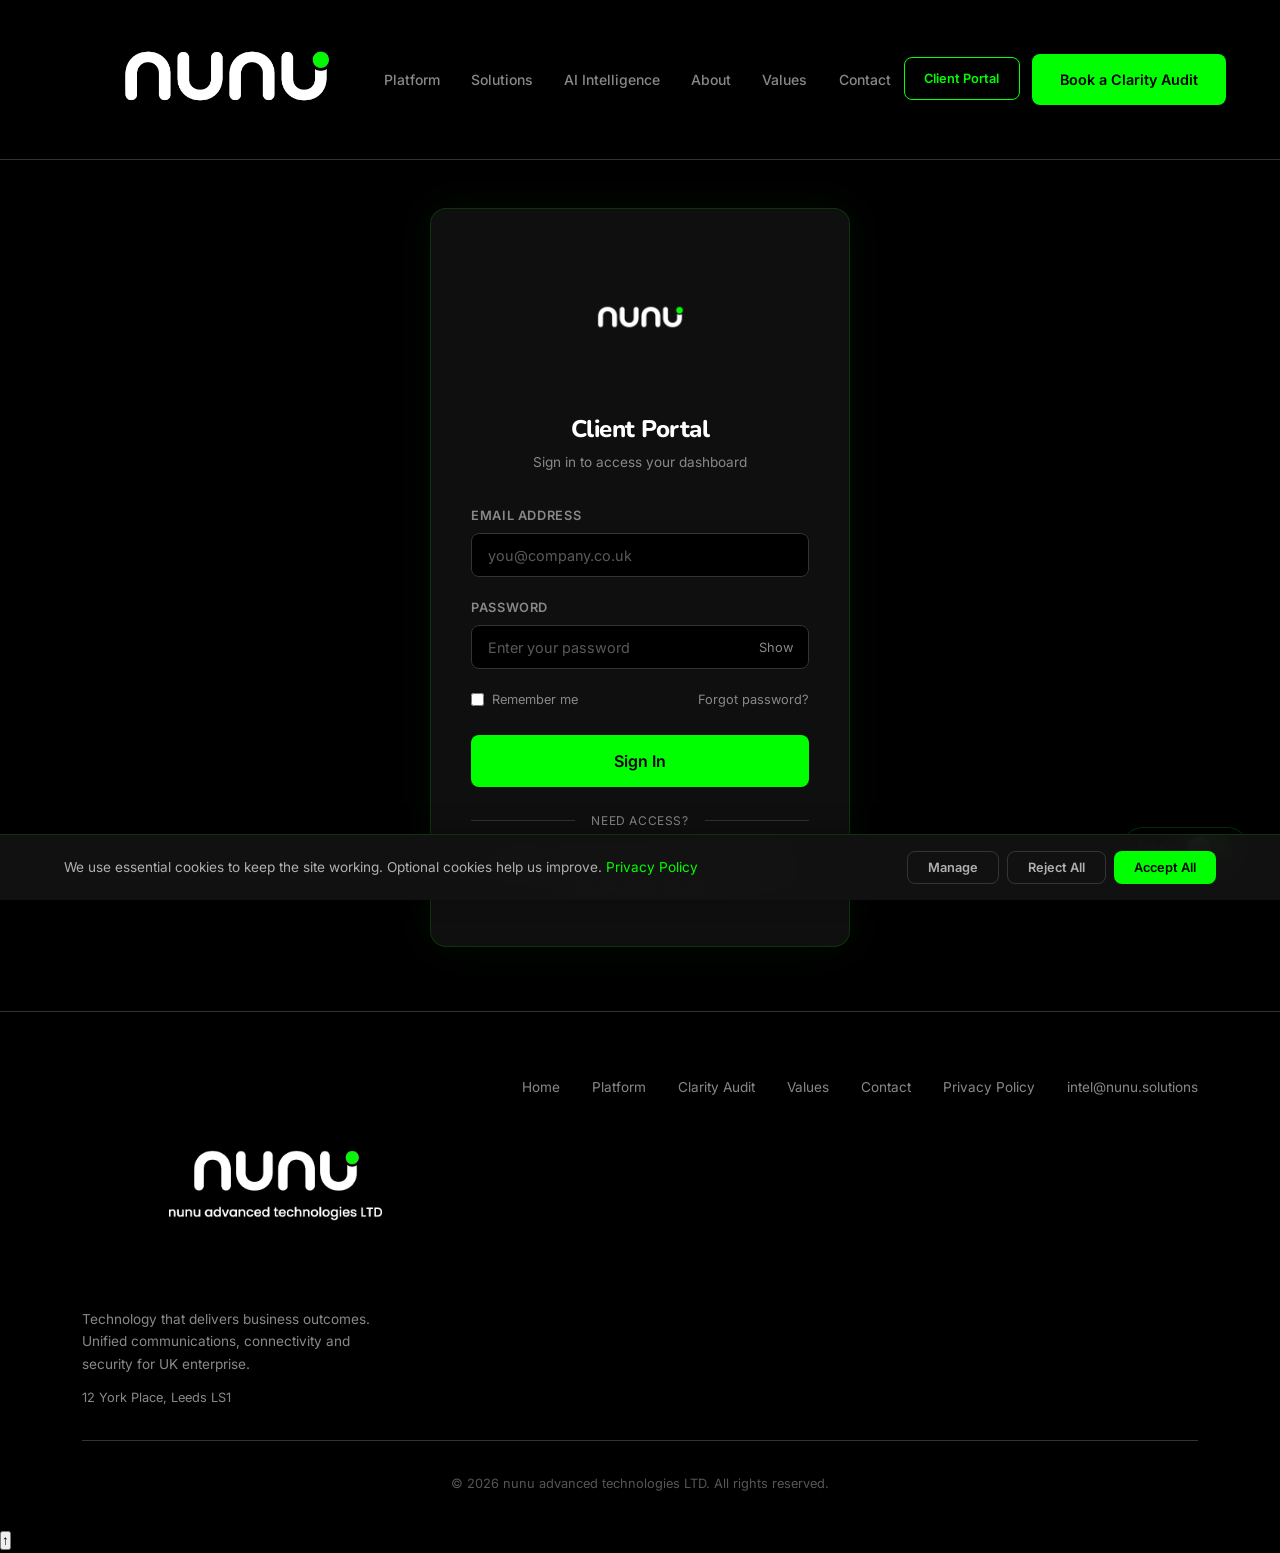
<file: portal.html>
<!DOCTYPE html>
<html lang="en">
<head>
    <meta charset="UTF-8">
    <meta name="viewport" content="width=device-width, initial-scale=1.0">
    <title>Client Portal | nunu</title>
    <link rel="icon" type="image/svg+xml" href="favicon.svg">
    <meta name="description" content="Sign in to the nunu client portal. Access your communications dashboard, service reports, support tickets and account management.">
    <link rel="canonical" href="https://nunu.solutions/portal.html">
    <meta property="og:type" content="website">
    <meta property="og:url" content="https://nunu.solutions/portal.html">
    <meta property="og:title" content="Client Portal | nunu">
    <meta property="og:description" content="Sign in to the nunu client portal. Access your communications dashboard, service reports and account management.">
    <meta property="og:image" content="https://nunu.solutions/nunu_Logo_High_Res_Asset.png">
    <meta name="twitter:card" content="summary">
    <meta name="twitter:title" content="Client Portal | nunu">
    <meta name="twitter:description" content="Sign in to the nunu client portal. Access your communications dashboard, service reports and account management.">
    <meta name="twitter:image" content="https://nunu.solutions/nunu_Logo_High_Res_Asset.png">
    <link rel="stylesheet" href="theme-toggle.css?v=12">
    <script>(function(){var t=localStorage.getItem('nunu-theme');if(t)document.documentElement.setAttribute('data-theme',t);})()</script>
    <link rel="preconnect" href="https://fonts.googleapis.com">
    <link rel="preconnect" href="https://fonts.gstatic.com" crossorigin>
    <link href="https://fonts.googleapis.com/css2?family=Nunito:wght@400;600;700;800;900&family=Inter:wght@300;400;500;600&display=swap" rel="stylesheet">
    <style>
        *, *::before, *::after { box-sizing: border-box; margin: 0; padding: 0; }

        :root {
            --black: #000000;
            --white: #FFFFFF;
            --green: #00FF00;
            --muted: #888888;
            --border: #333333;
            --card-bg: #111111;
            --font-display: 'Nunito', sans-serif;
            --font-body: 'Inter', sans-serif;
            --nav-h: 160px;
            --max: 1180px;
            --ease: cubic-bezier(0.25, 0.46, 0.45, 0.94);
        }

        html { scroll-behavior: smooth; overflow-x: hidden; }

        body {
            background: var(--black);
            color: var(--white);
            font-family: var(--font-body);
            font-size: 16px;
            line-height: 1.65;
            overflow-x: hidden;
            -webkit-font-smoothing: antialiased;
        }

        h1, h2, h3, h4 { font-family: var(--font-display); font-weight: 800; line-height: 1.1; }
        h1 { font-size: clamp(2.4rem, 5vw, 4rem); letter-spacing: -0.02em; }
        h2 { font-size: clamp(1.8rem, 3.5vw, 2.8rem); letter-spacing: -0.02em; }
        h3 { font-size: 1.2rem; font-weight: 700; }
        p { color: var(--muted); }
        a { text-decoration: none; color: inherit; }

        .container { max-width: var(--max); margin: 0 auto; padding: 0 2rem; }

        .btn {
            display: inline-flex;
            align-items: center;
            gap: 0.5rem;
            font-family: var(--font-body);
            font-size: 0.9rem;
            font-weight: 600;
            padding: 0.85rem 1.75rem;
            border-radius: 8px;
            cursor: pointer;
            transition: background 0.2s var(--ease), box-shadow 0.2s var(--ease), transform 0.2s var(--ease), border-color 0.2s var(--ease), color 0.2s var(--ease);
            border: none;
            white-space: nowrap;
        }

        .btn-primary { background: var(--green); color: var(--black); }
        .btn-primary:hover, .btn-primary.active { background: #33ff33; box-shadow: 0 0 32px rgba(0,255,0,0.3); transform: translateY(-1px); }
        .btn-outline { background: transparent; color: var(--white); border: 1px solid #444; }
        .btn-outline:hover, .btn-outline.active { border-color: var(--green); color: var(--green); transform: translateY(-1px); }
        .btn:active { transform: scale(0.97); }

        /* ========== NAV ========== */
        nav {
            position: fixed;
            top: 0; left: 0; right: 0;
            z-index: 100;
            height: var(--nav-h);
            display: flex;
            align-items: center;
            background: rgba(0,0,0,0.92);
            backdrop-filter: blur(20px);
            -webkit-backdrop-filter: blur(20px);
            border-bottom: 1px solid var(--border);
        }
        .nav-inner {
            display: flex;
            align-items: center;
            justify-content: space-between;
            width: 100%;
            max-width: var(--max);
            margin: 0 auto;
            padding: 0 2rem;
        }
        .nav-logo img { height: 288px; width: auto; filter: brightness(0) invert(1); }
        .nav-links { display: flex; align-items: center; gap: 0.25rem; list-style: none; }
        .nav-links a {
            font-size: 0.875rem;
            font-weight: 500;
            color: var(--muted);
            padding: 0.5rem 0.85rem;
            border-radius: 6px;
            transition: color 0.2s, background 0.2s;
            white-space: nowrap;
        }
        .nav-links a:hover { color: var(--green); background: rgba(0,255,0,0.05); }
        .nav-actions { display: flex; align-items: center; gap: 0.75rem; }
        .nav-hamburger {
            display: none;
            flex-direction: column;
            gap: 5px;
            background: none;
            border: none;
            cursor: pointer;
            padding: 8px;
            min-width: 44px;
            min-height: 44px;
            align-items: center;
            justify-content: center;
        }
        .nav-hamburger span { display: block; width: 22px; height: 2px; background: var(--white); border-radius: 2px; transition: 0.3s; }
        .mobile-menu { position: fixed; inset: 0; z-index: 99; background: rgba(0,0,0,0.97); backdrop-filter: blur(20px); -webkit-backdrop-filter: blur(20px); display: flex; flex-direction: column; align-items: center; justify-content: center; gap: 0.5rem; opacity: 0; pointer-events: none; transition: opacity 0.3s var(--ease); }
        .mobile-menu.open { opacity: 1; pointer-events: auto; }
        .mobile-menu a { font-family: var(--font-display); font-size: 1.75rem; font-weight: 800; color: var(--white); padding: 0.5rem 1rem; transition: color 0.2s, transform 0.2s; transform: translateY(10px); opacity: 0; }
        .mobile-menu.open a { transform: translateY(0); opacity: 1; }
        .mobile-menu.open a:nth-child(1) { transition-delay: 0.05s; }
        .mobile-menu.open a:nth-child(2) { transition-delay: 0.1s; }
        .mobile-menu.open a:nth-child(3) { transition-delay: 0.15s; }
        .mobile-menu.open a:nth-child(4) { transition-delay: 0.2s; }
        .mobile-menu.open a:nth-child(5) { transition-delay: 0.25s; }
        .mobile-menu.open a:nth-child(6) { transition-delay: 0.3s; }
        .mobile-menu.open a:nth-child(7) { transition-delay: 0.35s; }
        .mobile-menu.open a:nth-child(8) { transition-delay: 0.4s; }
        .mobile-menu a:hover { color: var(--green); }
        .mobile-menu .btn { margin-top: 1rem; font-size: 1rem; padding: 1rem 2rem; }
        .mobile-close { position: absolute; top: 1.5rem; right: 1.5rem; background: none; border: none; color: var(--white); font-size: 2rem; cursor: pointer; line-height: 1; min-width: 44px; min-height: 44px; display: flex; align-items: center; justify-content: center; }

        @media (max-width: 1024px) {
            .nav-links a { font-size: 0.8rem; padding: 0.4rem 0.6rem; }
            .nav-actions .btn { font-size: 0.8rem; padding: 0.65rem 1.25rem; }
        }

        @media (max-width: 768px) {
            .nav-links { display: none; }
            .nav-actions .btn { display: none; }
            .nav-hamburger { display: flex; }
            .nav-logo img { height: 80px; }
            nav { --nav-h: 100px; }
            .footer-logo img { height: 80px; }
            .footer-links a { padding: 0.5rem 0; display: inline-block; min-height: 44px; line-height: 44px; }
            .nav-actions .btn-primary { font-size: 0.78rem; padding: 0.65rem 1rem; }
            .nav-actions .btn { font-size: 0.8rem; padding: 0.6rem 1rem; }
            .portal-section { padding: calc(var(--nav-h) + 2rem) 1rem 3rem; }
            .login-card { padding: 2rem 1.5rem; }
            .login-logo img { height: 80px; }
        }

        @media (prefers-reduced-motion: reduce) {
            *, *::before, *::after {
                animation-duration: 0.01ms !important;
                transition-duration: 0.01ms !important;
            }
        }

        /* ========== LOGIN SECTION ========== */
        .portal-section {
            min-height: 100vh;
            display: flex;
            align-items: center;
            justify-content: center;
            padding: calc(var(--nav-h) + 3rem) 2rem 4rem;
        }

        .login-card {
            width: 100%;
            max-width: 420px;
            background: rgba(26,26,26,0.6);
            backdrop-filter: blur(24px);
            -webkit-backdrop-filter: blur(24px);
            border: 1px solid rgba(0,255,0,0.15);
            border-radius: 16px;
            padding: 3rem 2.5rem;
            box-shadow: 0 0 40px rgba(0,255,0,0.05);
        }

        .login-logo {
            text-align: center;
            margin-bottom: 2rem;
        }
        .login-logo img {
            height: 120px;
            width: auto;
            filter: brightness(0) invert(1);
        }

        .login-heading {
            text-align: center;
            margin-bottom: 0.5rem;
            font-size: 1.5rem;
        }

        .login-sub {
            text-align: center;
            font-size: 0.85rem;
            color: var(--muted);
            margin-bottom: 2rem;
        }

        .form-group {
            margin-bottom: 1.25rem;
        }
        .form-group label {
            display: block;
            font-size: 0.8rem;
            font-weight: 600;
            color: var(--muted);
            margin-bottom: 0.4rem;
            text-transform: uppercase;
            letter-spacing: 0.05em;
        }
        .form-group input {
            width: 100%;
            background: var(--black);
            border: 1px solid var(--border);
            border-radius: 8px;
            padding: 0.8rem 1rem;
            color: var(--white);
            font-family: var(--font-body);
            font-size: 0.9rem;
            transition: border-color 0.2s, box-shadow 0.2s;
        }
        .form-group input:focus {
            outline: none;
            border-color: var(--green);
            box-shadow: 0 0 20px rgba(0,255,0,0.15);
        }
        .form-group input::placeholder {
            color: rgba(255,255,255,0.35);
        }

        .password-wrapper {
            position: relative;
        }
        .password-wrapper input {
            padding-right: 3rem;
        }
        .password-toggle {
            position: absolute;
            right: 0.75rem;
            top: 50%;
            transform: translateY(-50%);
            background: none;
            border: none;
            color: var(--muted);
            cursor: pointer;
            font-size: 0.8rem;
            font-family: var(--font-body);
            padding: 0.25rem;
            transition: color 0.2s;
        }
        .password-toggle:hover {
            color: var(--green);
        }

        .form-options {
            display: flex;
            align-items: center;
            justify-content: space-between;
            margin-bottom: 1.5rem;
            font-size: 0.8rem;
        }
        .form-options label {
            display: flex;
            align-items: center;
            gap: 0.5rem;
            color: var(--muted);
            cursor: pointer;
        }
        .form-options input[type="checkbox"] {
            accent-color: var(--green);
        }
        .form-options a {
            color: var(--muted);
            transition: color 0.2s;
        }
        .form-options a:hover {
            color: var(--green);
        }

        .login-submit {
            width: 100%;
            justify-content: center;
            font-size: 1rem;
            padding: 1rem;
            margin-bottom: 1.5rem;
        }
        .btn-primary.loading {
            pointer-events: none;
            opacity: 0.7;
        }
        .btn-primary.loading::after {
            content: '';
            width: 16px;
            height: 16px;
            border: 2px solid transparent;
            border-top-color: var(--black);
            border-radius: 50%;
            animation: spin 0.6s linear infinite;
            margin-left: 0.5rem;
        }
        @keyframes spin { to { transform: rotate(360deg); } }
        .form-error {
            color: #e53e3e;
            font-size: 0.78rem;
            margin-top: 0.35rem;
            display: none;
        }
        .form-group.has-error input {
            border-color: #e53e3e;
        }
        .form-group.has-error .form-error { display: block; }
        .login-error {
            background: rgba(229,62,62,0.1);
            border: 1px solid rgba(229,62,62,0.3);
            border-radius: 8px;
            padding: 0.75rem 1rem;
            color: #e53e3e;
            font-size: 0.85rem;
            margin-bottom: 1.25rem;
            display: none;
            text-align: center;
        }
        .login-error.visible { display: block; }

        .login-divider {
            display: flex;
            align-items: center;
            gap: 1rem;
            margin-bottom: 1.5rem;
        }
        .login-divider::before,
        .login-divider::after {
            content: '';
            flex: 1;
            height: 1px;
            background: var(--border);
        }
        .login-divider span {
            font-size: 0.75rem;
            color: var(--muted);
            text-transform: uppercase;
            letter-spacing: 0.05em;
        }

        .login-help {
            text-align: center;
            font-size: 0.85rem;
            color: var(--muted);
            line-height: 1.6;
        }
        .login-help a {
            color: var(--green);
            transition: color 0.2s;
        }
        .login-help a:hover {
            color: #33ff33;
        }

        /* ========== FOOTER ========== */
        footer {
            padding: 4rem 0 2rem;
            border-top: 1px solid var(--border);
        }
        .footer-inner {
            display: flex;
            align-items: flex-start;
            justify-content: space-between;
            flex-wrap: wrap;
            gap: 2rem;
        }
        .footer-logo img {
            height: 216px;
            width: auto;
            margin-bottom: 1rem;
            display: block;
            filter: brightness(0) invert(1);
        }
        @media (max-width: 768px) {
            .footer-logo img { height: 80px; }
        }
        .footer-links {
            display: flex;
            gap: 2rem;
            flex-wrap: wrap;
        }
        .footer-links a {
            font-size: 0.85rem;
            color: var(--muted);
            transition: color 0.2s;
        }
        .footer-links a:hover { color: var(--white); }
        .footer-copy {
            width: 100%;
            text-align: center;
            padding-top: 2rem;
            margin-top: 2rem;
            border-top: 1px solid var(--border);
            font-size: 0.8rem;
            color: #555;
        }

        /* MOBILE: Footer links touch targets */
        @media (max-width: 768px) {
            .footer-links a { padding: 0.5rem 0; display: inline-block; min-height: 44px; line-height: 44px; }
        }

        /* SMALL SCREEN: Container padding */
        @media (max-width: 375px) {
            .container { padding: 0 1rem; }
            .login-card { padding: 2rem 1.5rem; }
        }
    </style>
</head>
<body>
<a class="skip-link" href="#main">Skip to content</a>

<!-- NAV -->
<nav>
    <div class="nav-inner">
        <a class="nav-logo" href="index.html">
            <img src="nunu_Logo_High_Res_Asset.png" alt="nunu" decoding="async">
        </a>
        <ul class="nav-links">
            <li><a href="platform.html">Platform</a></li>
            <li><a href="index.html#solutions">Solutions</a></li>
            <li><a href="index.html#ai-intelligence">AI Intelligence</a></li>
            <li><a href="index.html#about">About</a></li>
            <li><a href="values.html">Values</a></li>
            <li><a href="contact-us.html">Contact</a></li>
        </ul>
        <div class="nav-actions">
            <a class="btn btn-outline active" href="portal.html" style="font-size:0.8rem; padding:0.6rem 1.2rem;">Client Portal</a>
            <a class="btn btn-primary" href="clarity-audit.html">Book a Clarity Audit</a>
            <button class="nav-hamburger" id="hamburger" aria-label="Open menu">
                <span></span><span></span><span></span>
            </button>
        </div>
    </div>
</nav>

<!-- MOBILE MENU -->
<div class="mobile-menu" id="mobile-menu">
    <button class="mobile-close" id="mobile-close" aria-label="Close menu">&#215;</button>
    <a href="platform.html">Platform</a>
    <a href="index.html#solutions">Solutions</a>
    <a href="index.html#ai-intelligence">AI Intelligence</a>
    <a href="index.html#about">About</a>
    <a href="values.html">Values</a>
    <a href="contact-us.html">Contact</a>
    <a href="portal.html">Client Portal</a>
    <a class="btn btn-primary" href="clarity-audit.html">Book a Clarity Audit</a>
</div>

<!-- LOGIN -->
<main id="main">
<section class="portal-section">
    <h1 class="sr-only">Client Portal Login</h1>
    <div class="login-card">
        <div class="login-logo">
            <img src="nunu_Logo_High_Res_Asset.png" alt="nunu" decoding="async">
        </div>
        <h2 class="login-heading">Client Portal</h2>
        <p class="login-sub">Sign in to access your dashboard</p>

        <form action="#" method="POST" id="login-form">
            <div class="login-error" id="login-error">Invalid email or password. Please try again.</div>
            <div class="form-group">
                <label for="email">Email address</label>
                <input type="email" id="email" name="email" placeholder="you@company.co.uk" required aria-describedby="email-error">
                <p class="form-error" id="email-error">Please enter a valid email address</p>
            </div>
            <div class="form-group">
                <label for="password">Password</label>
                <div class="password-wrapper">
                    <input type="password" id="password" name="password" placeholder="Enter your password" required aria-describedby="password-error">
                    <button type="button" class="password-toggle" id="pw-toggle" aria-label="Show password">Show</button>
                </div>
                <p class="form-error" id="password-error">Please enter your password</p>
            </div>
            <div class="form-options">
                <label><input type="checkbox" name="remember"> Remember me</label>
                <a href="contact-us.html">Forgot password?</a>
            </div>
            <button type="submit" class="btn btn-primary login-submit">Sign In</button>
        </form>

        <div class="login-divider"><span>Need access?</span></div>
        <p class="login-help">Contact your account manager or <a href="contact-us.html">get in touch</a> to request portal access.</p>
    </div>
</section>
</main>

<footer>
    <div class="container">
        <div class="footer-inner">
            <div>
                <div class="footer-logo">
                    <img src="nunu_Full_Logo.png" alt="nunu advanced technologies LTD" loading="lazy" decoding="async">
                </div>
                <p style="font-size: 0.85rem; color: var(--muted); max-width: 300px;">Technology that delivers business outcomes. Unified communications, connectivity and security for UK enterprise.</p>
                <p style="font-size: 0.8rem; color: var(--muted); margin-top: 0.75rem;">12 York Place, Leeds LS1</p>
            </div>
            <div class="footer-links">
                <a href="index.html">Home</a>
                <a href="platform.html">Platform</a>
                <a href="clarity-audit.html">Clarity Audit</a>
                <a href="values.html">Values</a>
                <a href="contact-us.html">Contact</a>
                <a href="privacy.html">Privacy Policy</a>
                <a href="mailto:intel@nunu.solutions" aria-label="Email nunu">intel@nunu.solutions</a>
            </div>
        </div>
        <div class="footer-copy">
            &copy; 2026 nunu advanced technologies LTD. All rights reserved.
        </div>
    </div>
</footer>

<script>
(function(){
    // Mobile menu
    const hamburger = document.getElementById('hamburger');
    const mobileMenu = document.getElementById('mobile-menu');
    const mobileClose = document.getElementById('mobile-close');
    hamburger.addEventListener('click', () => mobileMenu.classList.add('open'));
    mobileClose.addEventListener('click', () => mobileMenu.classList.remove('open'));
    mobileMenu.querySelectorAll('a').forEach(link => {
        link.addEventListener('click', () => mobileMenu.classList.remove('open'));
    });

    // Password toggle
    const pwToggle = document.getElementById('pw-toggle');
    const pwInput = document.getElementById('password');
    pwToggle.addEventListener('click', () => {
        const isPassword = pwInput.type === 'password';
        pwInput.type = isPassword ? 'text' : 'password';
        pwToggle.textContent = isPassword ? 'Hide' : 'Show';
    });

    // Login form validation
    const form = document.getElementById('login-form');
    const loginError = document.getElementById('login-error');

    function clearErrors() {
        form.querySelectorAll('.form-group').forEach(function(g) {
            g.classList.remove('has-error');
            var input = g.querySelector('input');
            if (input) input.removeAttribute('aria-invalid');
        });
        loginError.classList.remove('visible');
    }
    form.querySelectorAll('input').forEach(function(el) {
        el.addEventListener('input', function() {
            var group = this.closest('.form-group');
            if (group) { group.classList.remove('has-error'); this.removeAttribute('aria-invalid'); }
            loginError.classList.remove('visible');
        });
    });

    form.addEventListener('submit', function(e) {
        e.preventDefault();
        clearErrors();
        var valid = true;
        var firstError = null;

        var emailInput = document.getElementById('email');
        if (!/^[^\s@]+@[^\s@]+\.[^\s@]+$/.test(emailInput.value)) {
            valid = false;
            emailInput.closest('.form-group').classList.add('has-error');
            emailInput.setAttribute('aria-invalid', 'true');
            firstError = emailInput;
        }
        var passInput = document.getElementById('password');
        if (passInput.value.length === 0) {
            valid = false;
            passInput.closest('.form-group').classList.add('has-error');
            passInput.setAttribute('aria-invalid', 'true');
            if (!firstError) firstError = passInput;
        }
        if (!valid) { if (firstError) firstError.focus(); return; }

        var btn = form.querySelector('.login-submit');
        btn.classList.add('loading');
        btn.textContent = 'Signing in…';
        btn.disabled = true;

        // Simulate auth attempt (no backend yet)
        setTimeout(function() {
            btn.classList.remove('loading');
            btn.textContent = 'Sign In';
            btn.disabled = false;
            loginError.classList.add('visible');
        }, 1200);
    });
})();
</script>
<button class="back-to-top" id="back-to-top" aria-label="Back to top">&#8593;</button>
<div class="theme-toggle-container" id="theme-toggle-container"><span class="toggle-label" id="toggle-label">Dark</span><button class="theme-toggle" id="theme-toggle" aria-label="Toggle light/dark mode">
    <span class="toggle-track" style="position:relative;">
        <span class="toggle-icon-moon">&#127769;</span>
        <span class="toggle-icon-sun">&#9728;&#65039;</span>
        <span class="toggle-thumb"></span>
    </span>
</button></div>
<script src="logo-loader.js"></script>
<script src="cookie-consent.js"></script>
<script src="theme-toggle.js"></script>
</body>
</html>
</file>
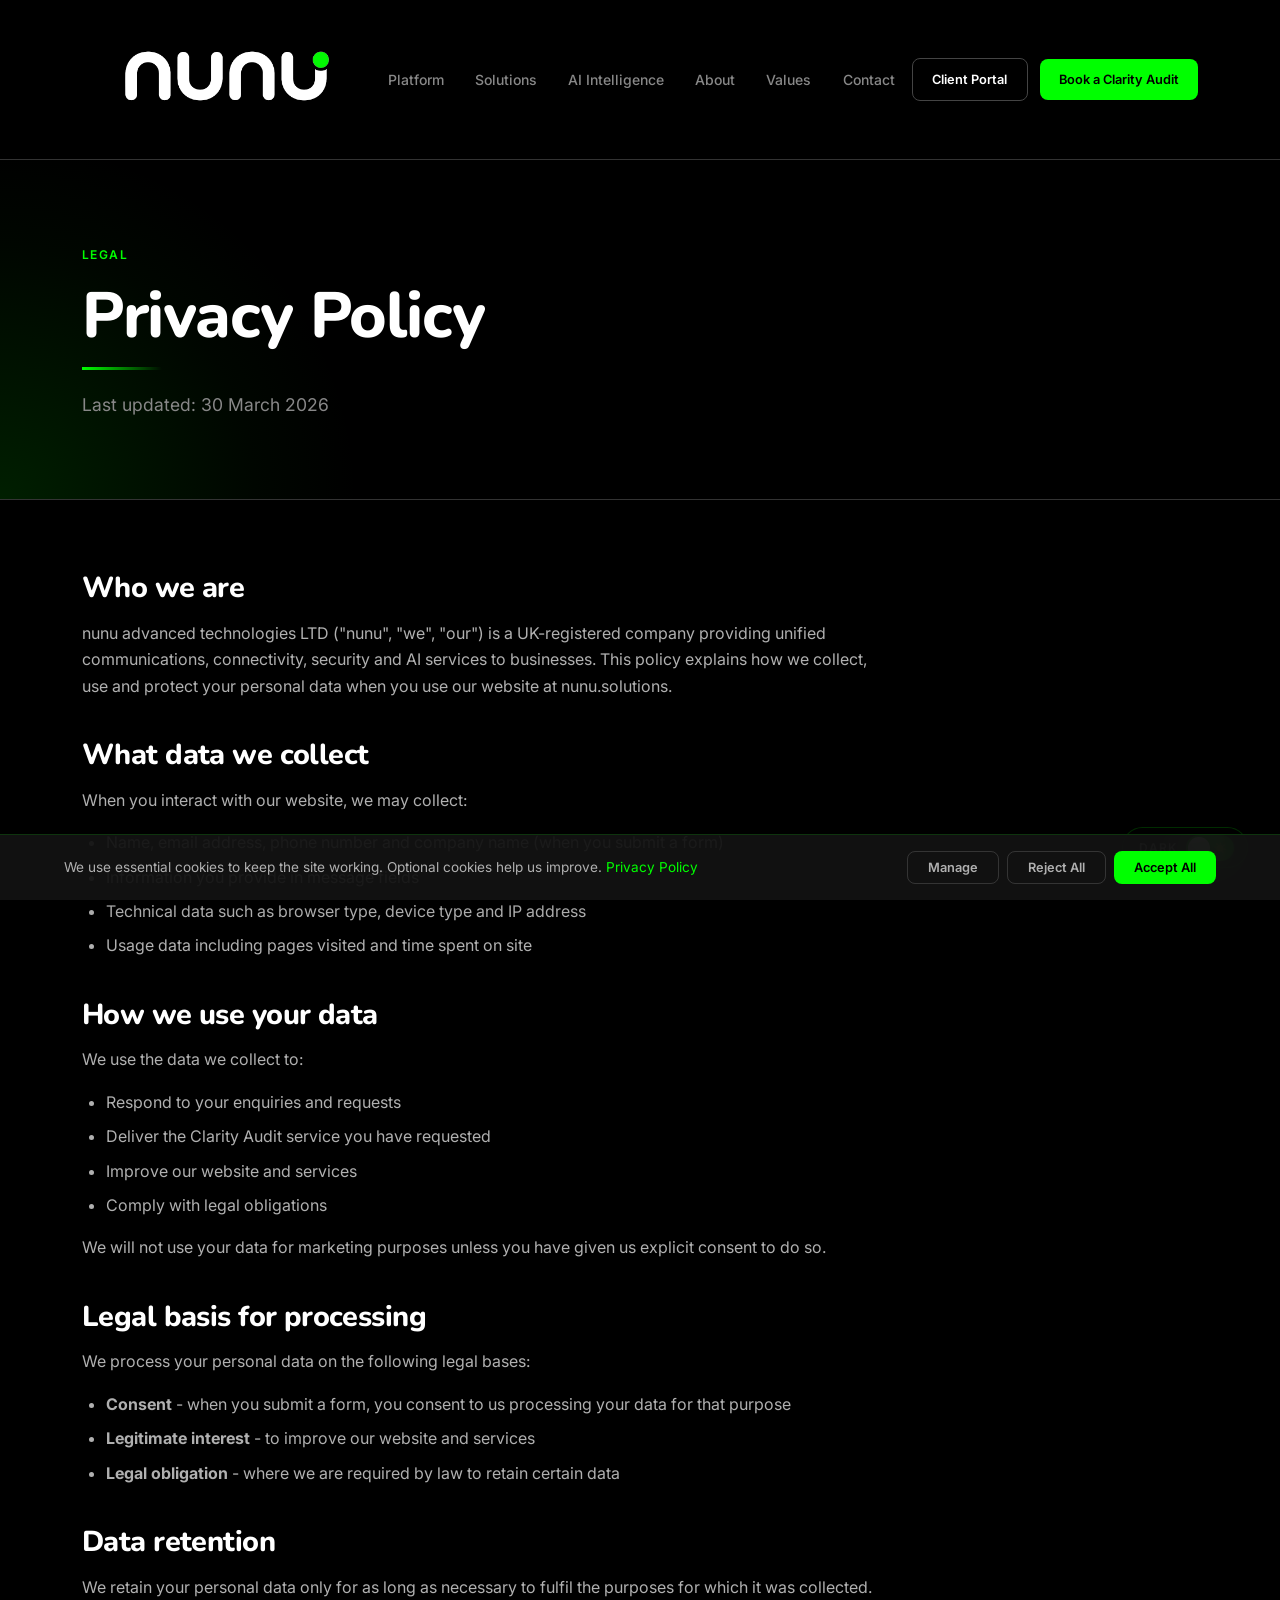
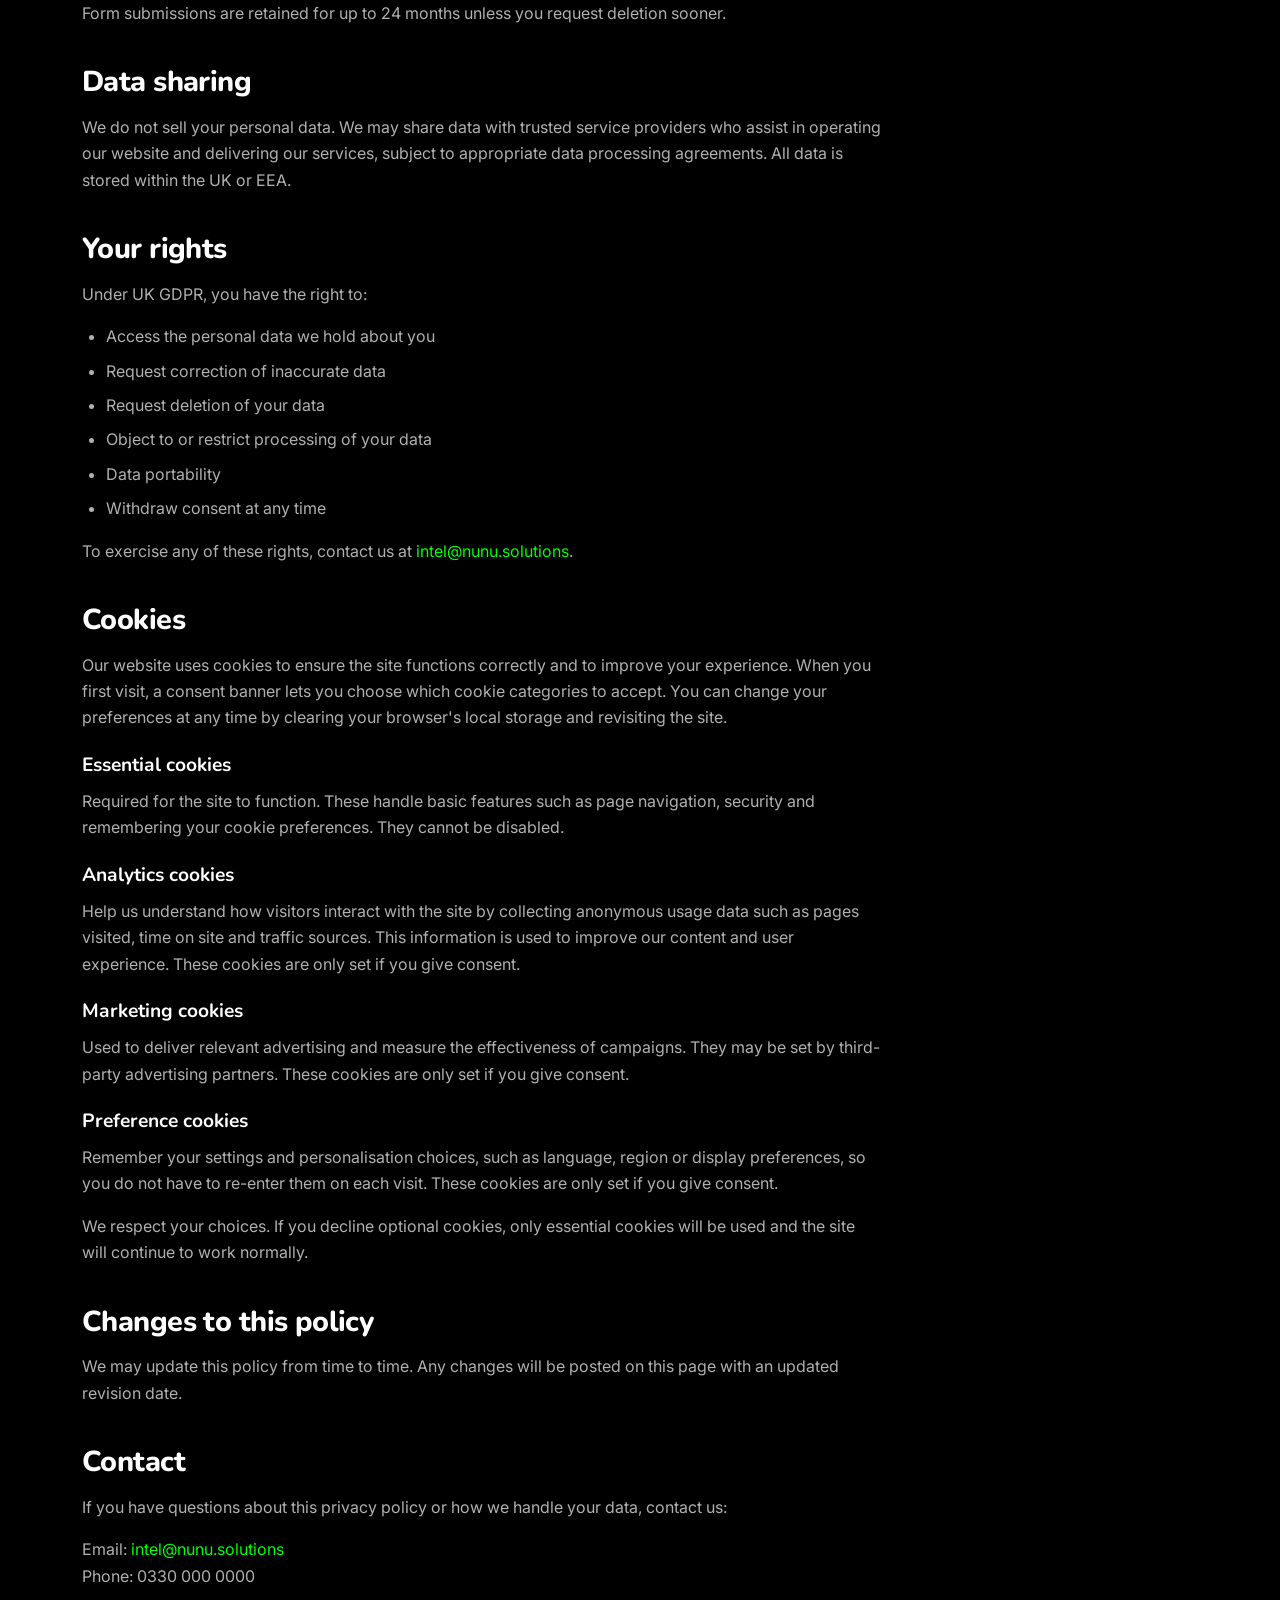
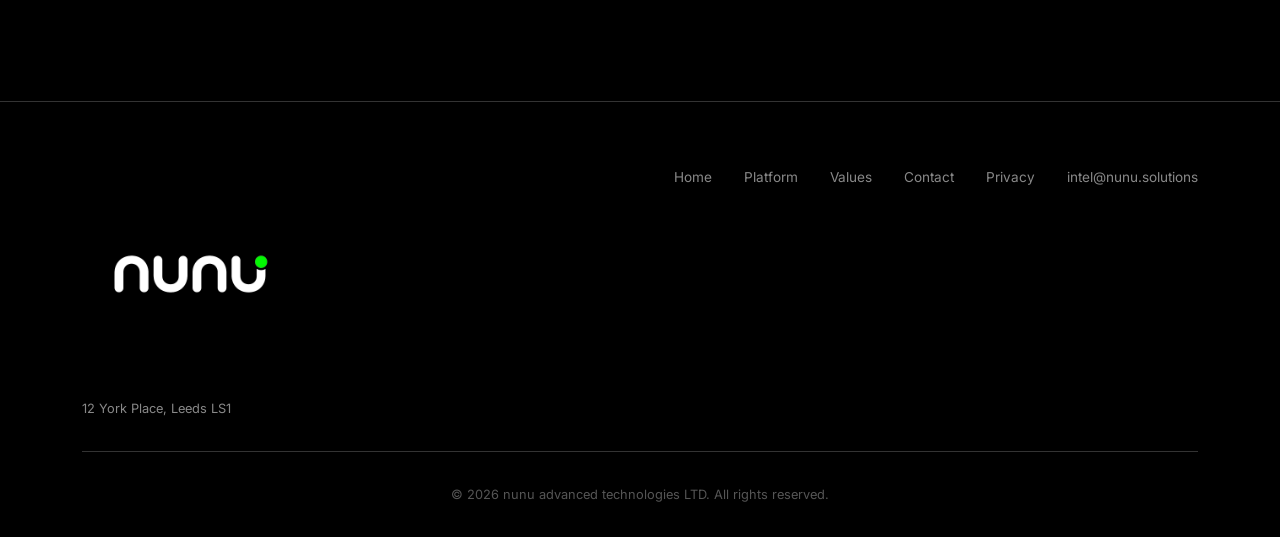
<file: privacy.html>
<!DOCTYPE html>
<html lang="en">
<head>
    <meta charset="UTF-8">
    <meta name="viewport" content="width=device-width, initial-scale=1.0">
    <title>Privacy Policy | nunu advanced technologies</title>
    <link rel="icon" type="image/svg+xml" href="favicon.svg">
    <meta name="description" content="Privacy policy for nunu advanced technologies LTD. How we collect, use and protect your data.">
    <link rel="canonical" href="https://nunu.solutions/privacy.html">
    <meta property="og:type" content="website">
    <meta property="og:url" content="https://nunu.solutions/privacy">
    <meta property="og:title" content="Privacy Policy | nunu advanced technologies">
    <meta property="og:description" content="Privacy policy for nunu advanced technologies LTD.">
    <meta property="og:image" content="https://nunu.solutions/nunu_Logo_High_Res_Asset.png">
    <meta name="twitter:card" content="summary">
    <meta name="twitter:title" content="Privacy Policy | nunu advanced technologies">
    <meta name="twitter:description" content="Privacy policy for nunu advanced technologies LTD.">
    <meta name="twitter:image" content="https://nunu.solutions/nunu_Logo_High_Res_Asset.png">
    <link rel="stylesheet" href="theme-toggle.css?v=12">
    <script>(function(){var t=localStorage.getItem('nunu-theme');if(t)document.documentElement.setAttribute('data-theme',t);})()</script>
    <link rel="preconnect" href="https://fonts.googleapis.com">
    <link rel="preconnect" href="https://fonts.gstatic.com" crossorigin>
    <link href="https://fonts.googleapis.com/css2?family=Nunito:wght@400;600;700;800;900&family=Inter:wght@300;400;500;600&display=swap" rel="stylesheet">
    <style>
        *, *::before, *::after { box-sizing: border-box; margin: 0; padding: 0; }

        :root {
            --black: #000000;
            --white: #FFFFFF;
            --green: #00FF00;
            --muted: #888888;
            --border: #333333;
            --card-bg: #111111;
            --font-display: 'Nunito', sans-serif;
            --font-body: 'Inter', sans-serif;
            --nav-h: 160px;
            --max: 1180px;
            --ease: cubic-bezier(0.25, 0.46, 0.45, 0.94);
        }

        html { scroll-behavior: smooth; }

        body {
            background: var(--black);
            color: var(--white);
            font-family: var(--font-body);
            font-size: 16px;
            line-height: 1.65;
            overflow-x: hidden;
            -webkit-font-smoothing: antialiased;
        }

        h1, h2, h3, h4 { font-family: var(--font-display); font-weight: 800; line-height: 1.1; }
        h1 { font-size: clamp(2.4rem, 5vw, 4rem); letter-spacing: -0.02em; }
        h2 { font-size: clamp(1.4rem, 2.5vw, 1.8rem); letter-spacing: -0.02em; margin-top: 2.5rem; margin-bottom: 1rem; }
        h3 { font-size: clamp(1.1rem, 2vw, 1.3rem); margin-top: 1.5rem; margin-bottom: 0.75rem; }
        h3 { font-size: 1.2rem; font-weight: 700; }
        p { color: var(--muted); }
        a { text-decoration: none; color: inherit; }

        .eyebrow {
            display: inline-block;
            font-family: var(--font-body);
            font-size: 0.75rem;
            font-weight: 600;
            letter-spacing: 0.12em;
            text-transform: uppercase;
            color: var(--green);
            margin-bottom: 1rem;
        }

        .container { max-width: var(--max); margin: 0 auto; padding: 0 2rem; }

        .btn {
            display: inline-flex;
            align-items: center;
            gap: 0.5rem;
            font-family: var(--font-body);
            font-size: 0.9rem;
            font-weight: 600;
            padding: 0.85rem 1.75rem;
            border-radius: 8px;
            cursor: pointer;
            transition: background 0.2s var(--ease), box-shadow 0.2s var(--ease), transform 0.2s var(--ease), border-color 0.2s var(--ease), color 0.2s var(--ease);
            border: none;
            white-space: nowrap;
        }

        .btn-primary { background: var(--green); color: var(--black); }
        .btn-primary:hover, .btn-primary.active { background: #33ff33; box-shadow: 0 0 32px rgba(0,255,0,0.3); transform: translateY(-1px); }
        .btn-outline { background: transparent; color: var(--white); border: 1px solid #444; }
        .btn-outline:hover, .btn-outline.active { border-color: var(--green); color: var(--green); transform: translateY(-1px); }
        .btn:active { transform: scale(0.97); }

        /* REVEAL ANIMATIONS */
        .reveal { opacity: 0; transform: translateY(30px); transition: opacity 0.7s var(--ease), transform 0.7s var(--ease); }
        .reveal.visible { opacity: 1; transform: translateY(0); }

        /* CURSOR GLOW */
        .cursor-glow {
            position: fixed;
            width: 600px;
            height: 600px;
            border-radius: 50%;
            background: radial-gradient(circle, rgba(0,255,0,0.06) 0%, transparent 70%);
            pointer-events: none;
            z-index: 0;
            transform: translate(-50%, -50%);
            transition: opacity 0.3s;
            opacity: 0;
        }
        .cursor-glow.active { opacity: 1; }

        /* GLOBAL POLISH */
        ::selection { background: rgba(0,255,0,0.25); color: var(--white); }
        a:focus-visible, .btn:focus-visible, button:focus-visible, input:focus-visible, select:focus-visible, textarea:focus-visible {
            outline: 2px solid var(--green);
            outline-offset: 2px;
        }
        html { scrollbar-width: thin; scrollbar-color: rgba(0,255,0,0.3) transparent; }
        ::-webkit-scrollbar { width: 8px; }
        ::-webkit-scrollbar-track { background: transparent; }
        ::-webkit-scrollbar-thumb { background: rgba(0,255,0,0.3); border-radius: 4px; }
        ::-webkit-scrollbar-thumb:hover { background: rgba(0,255,0,0.5); }

        /* PAGE TRANSITIONS */
        body {
            animation: page-fade-in 0.4s var(--ease) both;
        }
        @keyframes page-fade-in {
            from { opacity: 0; }
            to { opacity: 1; }
        }
        body.page-leaving {
            animation: page-fade-out 0.25s var(--ease) both;
        }
        @keyframes page-fade-out {
            from { opacity: 1; }
            to { opacity: 0; }
        }

        @keyframes fade-slide-up {
            from { opacity: 0; transform: translateY(25px); }
            to { opacity: 1; transform: translateY(0); }
        }
        .page-hero-inner > * {
            opacity: 0;
            animation: fade-slide-up 0.8s var(--ease) forwards;
        }
        .page-hero-inner .eyebrow { animation-delay: 0.1s; }
        .page-hero-inner h1 { animation-delay: 0.25s; }
        .page-hero-inner p { animation-delay: 0.4s; }

        .page-hero-inner h1::after {
            content: '';
            display: block;
            width: 0;
            height: 3px;
            background: linear-gradient(90deg, var(--green), transparent);
            margin-top: 1rem;
            animation: accent-grow 1s var(--ease) 0.6s forwards;
        }
        @keyframes accent-grow {
            to { width: 80px; }
        }

        /* NAV */
        nav {
            position: fixed;
            top: 0; left: 0; right: 0;
            z-index: 100;
            height: var(--nav-h);
            display: flex;
            align-items: center;
            background: rgba(0,0,0,0.92);
            backdrop-filter: blur(20px);
            -webkit-backdrop-filter: blur(20px);
            border-bottom: 1px solid var(--border);
        }
        .nav-inner {
            display: flex;
            align-items: center;
            justify-content: space-between;
            width: 100%;
            max-width: var(--max);
            margin: 0 auto;
            padding: 0 2rem;
        }
        .nav-logo img { height: 288px; width: auto; filter: brightness(0) invert(1); }
        .nav-links { display: flex; align-items: center; gap: 0.25rem; list-style: none; }
        .nav-links a {
            font-size: 0.875rem;
            font-weight: 500;
            color: var(--muted);
            padding: 0.5rem 0.85rem;
            border-radius: 6px;
            transition: color 0.2s, background 0.2s;
            white-space: nowrap;
        }
        .nav-links a:hover, .nav-links a.active { color: var(--green); background: rgba(0,255,0,0.05); }
        .nav-actions { display: flex; align-items: center; gap: 0.75rem; }
        .nav-hamburger { display: none; flex-direction: column; gap: 5px; cursor: pointer; padding: 0.5rem; background: none; border: none; }
        .nav-hamburger span { display: block; width: 22px; height: 2px; background: var(--white); border-radius: 2px; transition: transform 0.3s var(--ease), opacity 0.3s var(--ease); }
        .nav-hamburger.active span:nth-child(1) { transform: rotate(45deg) translate(5px, 5px); }
        .nav-hamburger.active span:nth-child(2) { opacity: 0; }
        .nav-hamburger.active span:nth-child(3) { transform: rotate(-45deg) translate(5px, -5px); }
        .mobile-menu { position: fixed; inset: 0; z-index: 99; background: rgba(0,0,0,0.97); backdrop-filter: blur(20px); -webkit-backdrop-filter: blur(20px); display: flex; flex-direction: column; align-items: center; justify-content: center; gap: 0.5rem; opacity: 0; pointer-events: none; transition: opacity 0.3s var(--ease); }
        .mobile-menu.open { opacity: 1; pointer-events: auto; }
        .mobile-menu a { font-family: var(--font-display); font-size: 1.75rem; font-weight: 800; color: var(--white); padding: 0.5rem 1rem; transition: color 0.2s, transform 0.3s var(--ease), opacity 0.3s var(--ease); transform: translateY(10px); opacity: 0; }
        .mobile-menu.open a { transform: translateY(0); opacity: 1; }
        .mobile-menu.open a:nth-child(1) { transition-delay: 0.05s; }
        .mobile-menu.open a:nth-child(2) { transition-delay: 0.1s; }
        .mobile-menu.open a:nth-child(3) { transition-delay: 0.15s; }
        .mobile-menu.open a:nth-child(4) { transition-delay: 0.2s; }
        .mobile-menu.open a:nth-child(5) { transition-delay: 0.25s; }
        .mobile-menu.open a:nth-child(6) { transition-delay: 0.3s; }
        .mobile-menu.open a:nth-child(7) { transition-delay: 0.35s; }
        .mobile-menu.open a:nth-child(8) { transition-delay: 0.4s; }
        .mobile-menu a:hover { color: var(--green); }
        .mobile-menu .btn { margin-top: 1rem; font-size: 1rem; padding: 1rem 2rem; }
        .mobile-close { position: absolute; top: 1.5rem; right: 1.5rem; background: none; border: none; color: var(--white); font-size: 2rem; cursor: pointer; line-height: 1; }

        @media (max-width: 1024px) {
            .nav-links a { font-size: 0.8rem; padding: 0.4rem 0.6rem; }
            .nav-actions .btn { font-size: 0.8rem; padding: 0.65rem 1.25rem; }
        }

        @media (max-width: 768px) {
            .nav-links, .nav-actions { display: none; }
            .nav-hamburger { display: flex; }
            .nav-logo img { height: 80px; }
            nav { --nav-h: 100px; }
            .page-hero { padding-top: calc(var(--nav-h) + 2rem); padding-bottom: 3rem; }
            .footer-logo img { height: 120px; }
            .footer-links a { padding: 0.5rem 0; display: inline-block; min-height: 44px; line-height: 44px; }
            .nav-actions .btn-primary { font-size: 0.78rem; padding: 0.65rem 1rem; }
            .nav-actions .btn { font-size: 0.8rem; padding: 0.6rem 1rem; }
        }
        @media (max-width: 375px) {
            .container { padding: 0 1rem; }
        }

        @media (prefers-reduced-motion: reduce) {
            *, *::before, *::after {
                animation-duration: 0.01ms !important;
                transition-duration: 0.01ms !important;
            }
            .cursor-glow { display: none !important; }
            .reveal { opacity: 1; transform: none; }
        }

        /* PAGE HERO */
        .page-hero {
            padding: calc(var(--nav-h) + 5rem) 0 5rem;
            border-bottom: 1px solid var(--border);
            position: relative;
            overflow: hidden;
        }
        .page-hero::before {
            content: '';
            position: absolute;
            inset: 0;
            z-index: 0;
            background: radial-gradient(circle 40vw at 0% 100%, rgba(0,255,0,0.12) 0%, rgba(0,150,0,0.04) 50%, transparent 70%);
        }
        .page-hero-inner { max-width: 700px; position: relative; z-index: 1; }
        .page-hero p { font-size: 1.1rem; margin-top: 1.25rem; max-width: 580px; }

        /* PRIVACY CONTENT */
        .privacy-content { padding: 2rem 0 6rem; }
        .privacy-content p { color: #B0B0B0; margin-bottom: 1rem; max-width: 800px; }
        .privacy-content ul { color: #B0B0B0; margin-bottom: 1rem; padding-left: 1.5rem; max-width: 800px; }
        .privacy-content li { margin-bottom: 0.5rem; }
        .privacy-content a { color: var(--green); transition: opacity 0.2s; }
        .privacy-content a:hover { opacity: 0.8; }

        @media (max-width: 768px) {
            .privacy-content { padding: 1.5rem 0 4rem; }
            .privacy-content p, .privacy-content ul { max-width: 100%; }
        }

        /* FOOTER */
        footer {
            padding: 4rem 0 2rem;
            border-top: 1px solid var(--border);
        }
        .footer-inner {
            display: flex;
            align-items: flex-start;
            justify-content: space-between;
            flex-wrap: wrap;
            gap: 2rem;
        }
        .footer-logo img {
            height: 216px;
            width: auto;
            margin-bottom: 1rem;
            display: block;
            filter: brightness(0) invert(1);
        }
        .footer-links {
            display: flex;
            gap: 2rem;
            flex-wrap: wrap;
        }
        .footer-links a {
            font-size: 0.85rem;
            color: var(--muted);
            transition: color 0.2s;
        }
        .footer-links a:hover { color: var(--white); }
        .footer-copy {
            width: 100%;
            text-align: center;
            padding-top: 2rem;
            margin-top: 2rem;
            border-top: 1px solid var(--border);
            font-size: 0.8rem;
            color: #555;
        }
    </style>
</head>
<body>
<a class="skip-link" href="#main">Skip to content</a>
<div class="cursor-glow" id="cursor-glow"></div>

<!-- NAV -->
<nav>
    <div class="nav-inner">
        <a class="nav-logo" href="index.html"><img src="nunu_Logo_High_Res_Asset.png" alt="nunu" decoding="async"></a>
        <ul class="nav-links">
            <li><a href="platform.html">Platform</a></li>
            <li><a href="index.html#solutions">Solutions</a></li>
            <li><a href="index.html#ai-intelligence">AI Intelligence</a></li>
            <li><a href="index.html#about">About</a></li>
            <li><a href="values.html">Values</a></li>
            <li><a href="contact-us.html">Contact</a></li>
        </ul>
        <div class="nav-actions">
            <a href="portal.html" class="btn btn-outline" style="font-size:0.8rem; padding:0.6rem 1.2rem;">Client Portal</a>
            <a href="clarity-audit.html" class="btn btn-primary" style="font-size:0.8rem; padding:0.6rem 1.2rem;">Book a Clarity Audit</a>
            <button class="nav-hamburger" id="hamburger" aria-label="Open menu"><span></span><span></span><span></span></button>
        </div>
    </div>
</nav>

<!-- MOBILE MENU -->
<div class="mobile-menu" id="mobile-menu">
    <button class="mobile-close" id="mobile-close" aria-label="Close menu">&#215;</button>
    <a href="platform.html">Platform</a>
    <a href="index.html#solutions">Solutions</a>
    <a href="index.html#ai-intelligence">AI Intelligence</a>
    <a href="index.html#about">About</a>
    <a href="values.html">Values</a>
    <a href="contact-us.html">Contact</a>
    <a href="portal.html">Client Portal</a>
    <a class="btn btn-primary" href="clarity-audit.html">Book a Clarity Audit</a>
</div>

<main id="main">
<!-- PAGE HERO -->
<div class="page-hero">
    <div class="container">
        <div class="page-hero-inner">
            <span class="eyebrow">Legal</span>
            <h1>Privacy Policy</h1>
            <p>Last updated: 30 March 2026</p>
        </div>
    </div>
</div>

<!-- PRIVACY CONTENT -->
<section class="privacy-content reveal">
    <div class="container">
        <h2>Who we are</h2>
        <p>nunu advanced technologies LTD ("nunu", "we", "our") is a UK-registered company providing unified communications, connectivity, security and AI services to businesses. This policy explains how we collect, use and protect your personal data when you use our website at nunu.solutions.</p>

        <h2>What data we collect</h2>
        <p>When you interact with our website, we may collect:</p>
        <ul>
            <li>Name, email address, phone number and company name (when you submit a form)</li>
            <li>Information you provide in message fields</li>
            <li>Technical data such as browser type, device type and IP address</li>
            <li>Usage data including pages visited and time spent on site</li>
        </ul>

        <h2>How we use your data</h2>
        <p>We use the data we collect to:</p>
        <ul>
            <li>Respond to your enquiries and requests</li>
            <li>Deliver the Clarity Audit service you have requested</li>
            <li>Improve our website and services</li>
            <li>Comply with legal obligations</li>
        </ul>
        <p>We will not use your data for marketing purposes unless you have given us explicit consent to do so.</p>

        <h2>Legal basis for processing</h2>
        <p>We process your personal data on the following legal bases:</p>
        <ul>
            <li><strong>Consent</strong> - when you submit a form, you consent to us processing your data for that purpose</li>
            <li><strong>Legitimate interest</strong> - to improve our website and services</li>
            <li><strong>Legal obligation</strong> - where we are required by law to retain certain data</li>
        </ul>

        <h2>Data retention</h2>
        <p>We retain your personal data only for as long as necessary to fulfil the purposes for which it was collected. Form submissions are retained for up to 24 months unless you request deletion sooner.</p>

        <h2>Data sharing</h2>
        <p>We do not sell your personal data. We may share data with trusted service providers who assist in operating our website and delivering our services, subject to appropriate data processing agreements. All data is stored within the UK or EEA.</p>

        <h2>Your rights</h2>
        <p>Under UK GDPR, you have the right to:</p>
        <ul>
            <li>Access the personal data we hold about you</li>
            <li>Request correction of inaccurate data</li>
            <li>Request deletion of your data</li>
            <li>Object to or restrict processing of your data</li>
            <li>Data portability</li>
            <li>Withdraw consent at any time</li>
        </ul>
        <p>To exercise any of these rights, contact us at <a href="mailto:intel@nunu.solutions">intel@nunu.solutions</a>.</p>

        <h2>Cookies</h2>
        <p>Our website uses cookies to ensure the site functions correctly and to improve your experience. When you first visit, a consent banner lets you choose which cookie categories to accept. You can change your preferences at any time by clearing your browser's local storage and revisiting the site.</p>

        <h3>Essential cookies</h3>
        <p>Required for the site to function. These handle basic features such as page navigation, security and remembering your cookie preferences. They cannot be disabled.</p>

        <h3>Analytics cookies</h3>
        <p>Help us understand how visitors interact with the site by collecting anonymous usage data such as pages visited, time on site and traffic sources. This information is used to improve our content and user experience. These cookies are only set if you give consent.</p>

        <h3>Marketing cookies</h3>
        <p>Used to deliver relevant advertising and measure the effectiveness of campaigns. They may be set by third-party advertising partners. These cookies are only set if you give consent.</p>

        <h3>Preference cookies</h3>
        <p>Remember your settings and personalisation choices, such as language, region or display preferences, so you do not have to re-enter them on each visit. These cookies are only set if you give consent.</p>

        <p>We respect your choices. If you decline optional cookies, only essential cookies will be used and the site will continue to work normally.</p>

        <h2>Changes to this policy</h2>
        <p>We may update this policy from time to time. Any changes will be posted on this page with an updated revision date.</p>

        <h2>Contact</h2>
        <p>If you have questions about this privacy policy or how we handle your data, contact us:</p>
        <p>Email: <a href="mailto:intel@nunu.solutions">intel@nunu.solutions</a><br>
        Phone: 0330 000 0000</p>
    </div>
</section>
</main>

<!-- FOOTER -->
<footer>
    <div class="container">
        <div class="footer-inner">
            <div>
                <div class="footer-logo"><img src="nunu_Logo_High_Res_Asset.png" alt="nunu" loading="lazy" decoding="async"></div>
                <p style="font-size: 0.8rem; color: var(--muted); margin-top: 0.75rem;">12 York Place, Leeds LS1</p>
            </div>
            <div class="footer-links">
                <a href="index.html">Home</a>
                <a href="platform.html">Platform</a>
                <a href="values.html">Values</a>
                <a href="contact-us.html">Contact</a>
                <a href="privacy.html">Privacy</a>
                <a href="mailto:intel@nunu.solutions" aria-label="Email nunu">intel@nunu.solutions</a>
            </div>
        </div>
        <div class="footer-copy">&copy; 2026 nunu advanced technologies LTD. All rights reserved.</div>
    </div>
</footer>

<script>
(function(){
    const hamburger = document.getElementById('hamburger');
    const mobileMenu = document.getElementById('mobile-menu');
    const mobileClose = document.getElementById('mobile-close');
    hamburger.addEventListener('click', () => { mobileMenu.classList.add('open'); hamburger.classList.add('active'); });
    mobileClose.addEventListener('click', () => { mobileMenu.classList.remove('open'); hamburger.classList.remove('active'); });
    mobileMenu.querySelectorAll('a').forEach(a => a.addEventListener('click', () => { mobileMenu.classList.remove('open'); hamburger.classList.remove('active'); }));
    const reveals = document.querySelectorAll('.reveal');
    const obs = new IntersectionObserver(entries => {
        entries.forEach(e => { if(e.isIntersecting){ e.target.classList.add('visible'); obs.unobserve(e.target); }});
    }, { threshold: 0.1, rootMargin: '0px 0px -40px 0px' });
    reveals.forEach(el => obs.observe(el));

    // Parallax + blur-out on hero
    const heroEl = document.querySelector('.page-hero');
    const heroInner = document.querySelector('.page-hero-inner');
    if (heroEl && heroInner) {
        let ticking = false;
        window.addEventListener('scroll', () => {
            if (!ticking) {
                requestAnimationFrame(() => {
                    const scrollY = window.scrollY;
                    const heroH = heroEl.offsetHeight;
                    if (scrollY < heroH) {
                        const raw = scrollY / heroH;
                        const deadZone = 0.4;
                        const progress = raw < deadZone ? 0 : (raw - deadZone) / (1 - deadZone);
                        heroInner.style.transform = 'translateY(' + (scrollY * 0.1) + 'px)';
                        heroInner.style.opacity = 1 - (progress * 0.85);
                        heroInner.style.filter = 'blur(' + (progress * 4) + 'px)';
                    }
                    ticking = false;
                });
                ticking = true;
            }
        });
    }

    // Smooth page transitions
    document.querySelectorAll('a[href]').forEach(link => {
        const href = link.getAttribute('href');
        if (href && !href.startsWith('mailto:') && !href.startsWith('tel:') && !href.startsWith('http') && !href.startsWith('#') && href !== '') {
            link.addEventListener('click', function(e) {
                e.preventDefault();
                const target = this.getAttribute('href');
                document.body.classList.add('page-leaving');
                setTimeout(() => { window.location.href = target; }, 250);
            });
        }
    });
    // Cursor glow
    const glow = document.getElementById('cursor-glow');
    if (glow) {
        let glowActive = false;
        document.addEventListener('mousemove', (e) => {
            if (!glowActive) { glow.classList.add('active'); glowActive = true; }
            glow.style.left = e.clientX + 'px';
            glow.style.top = e.clientY + 'px';
        });
        document.addEventListener('mouseleave', () => { glow.classList.remove('active'); glowActive = false; });
    }
})();
</script>
<script type="application/ld+json">
{"@context":"https://schema.org","@type":"WebPage","name":"Privacy Policy","description":"Privacy policy for nunu advanced technologies LTD.","url":"https://nunu.solutions/privacy.html","publisher":{"@type":"Organization","name":"nunu advanced technologies LTD","url":"https://nunu.solutions"}}
</script>
<div class="theme-toggle-container" id="theme-toggle-container"><span class="toggle-label" id="toggle-label">Dark</span><button class="theme-toggle" id="theme-toggle" aria-label="Toggle light/dark mode">
    <span class="toggle-track" style="position:relative;">
        <span class="toggle-icon-moon">&#127769;</span>
        <span class="toggle-icon-sun">&#9728;&#65039;</span>
        <span class="toggle-thumb"></span>
    </span>
</button></div>
<script src="logo-loader.js"></script>
<script src="cookie-consent.js"></script>
<script src="theme-toggle.js"></script>
</body>
</html>
</file>
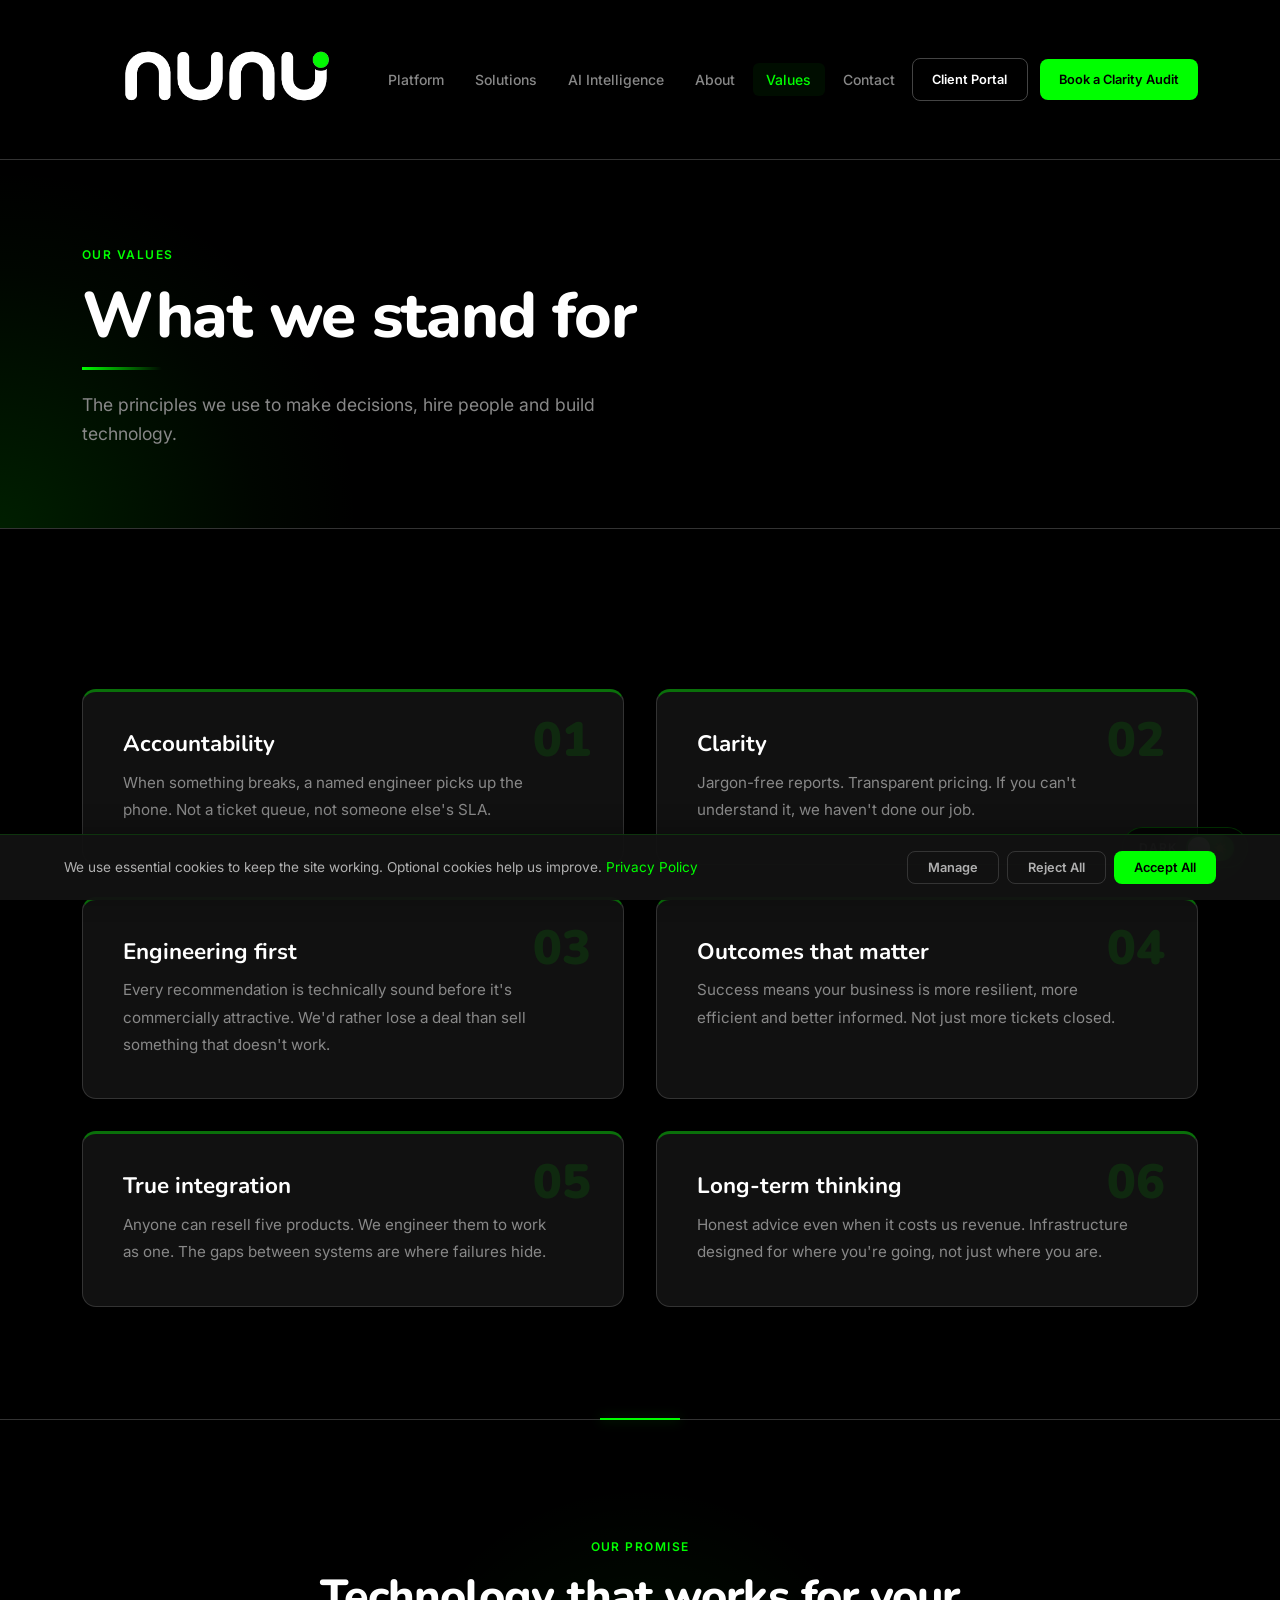
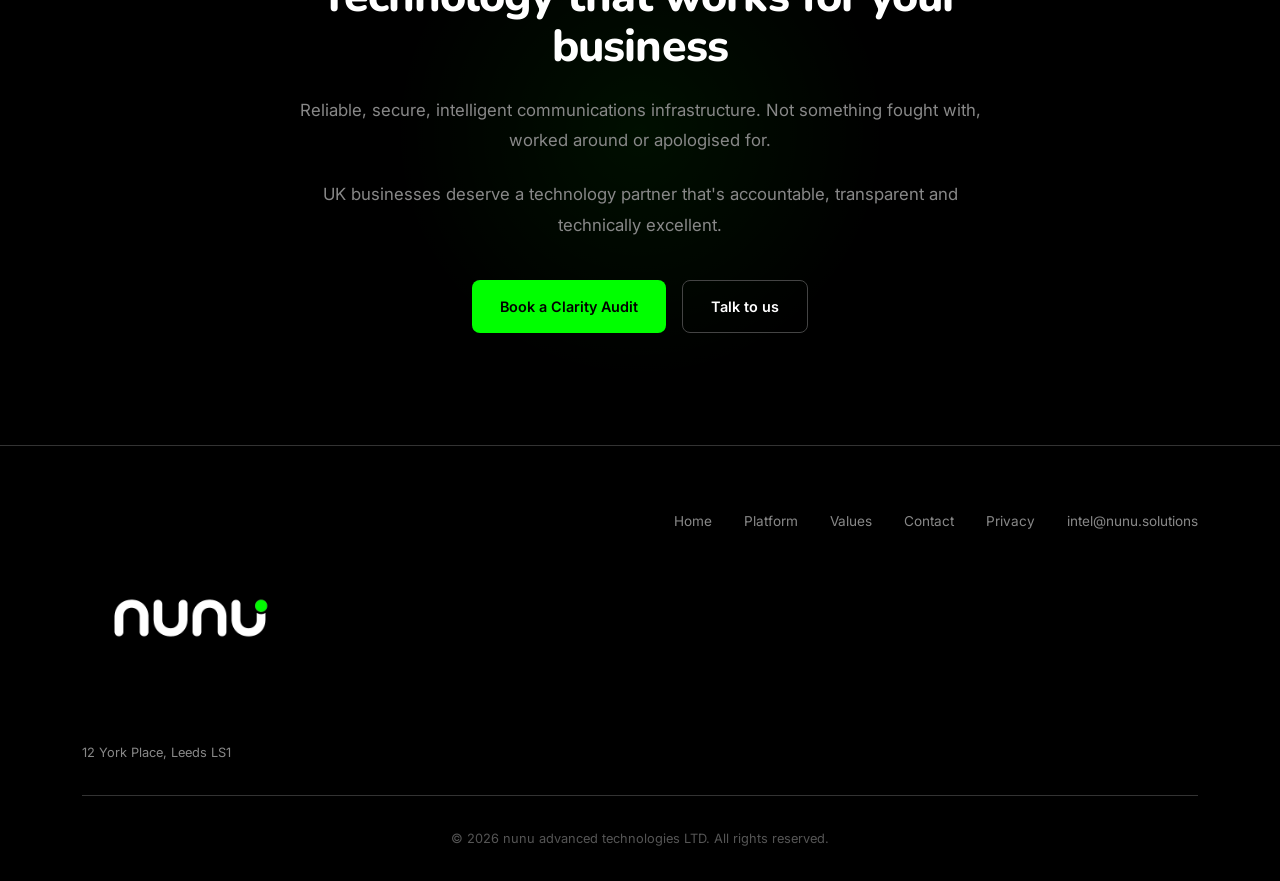
<file: values.html>
<!DOCTYPE html>
<html lang="en">
<head>
    <meta charset="UTF-8">
    <meta name="viewport" content="width=device-width, initial-scale=1.0">
    <title>Our Values | nunu advanced technologies</title>
    <link rel="icon" type="image/svg+xml" href="favicon.svg">
    <meta name="description" content="Accountability, clarity, engineering excellence and outcome-focused delivery. The principles behind every decision at nunu.">
    <link rel="canonical" href="https://nunu.solutions/values.html">
    <meta property="og:type" content="website">
    <meta property="og:url" content="https://nunu.solutions/values.html">
    <meta property="og:title" content="Our Values | nunu advanced technologies">
    <meta property="og:description" content="Accountability, clarity, engineering excellence and outcome-focused delivery. The principles behind every decision at nunu.">
    <meta property="og:image" content="https://nunu.solutions/nunu_Logo_High_Res_Asset.png">
    <meta name="twitter:card" content="summary">
    <meta name="twitter:title" content="Our Values | nunu advanced technologies">
    <meta name="twitter:description" content="Accountability, clarity, engineering excellence and outcome-focused delivery. The principles behind every decision at nunu.">
    <meta name="twitter:image" content="https://nunu.solutions/nunu_Logo_High_Res_Asset.png">
    <link rel="stylesheet" href="theme-toggle.css?v=12">
    <script>(function(){var t=localStorage.getItem('nunu-theme');if(t)document.documentElement.setAttribute('data-theme',t);})()</script>
    <link rel="preconnect" href="https://fonts.googleapis.com">
    <link rel="preconnect" href="https://fonts.gstatic.com" crossorigin>
    <link href="https://fonts.googleapis.com/css2?family=Nunito:wght@400;600;700;800;900&family=Inter:wght@300;400;500;600&display=swap" rel="stylesheet">
    <style>
        *, *::before, *::after { box-sizing: border-box; margin: 0; padding: 0; }

        :root {
            --black: #000000;
            --white: #FFFFFF;
            --green: #00FF00;
            --muted: #888888;
            --border: #333333;
            --card-bg: #111111;
            --font-display: 'Nunito', sans-serif;
            --font-body: 'Inter', sans-serif;
            --nav-h: 160px;
            --max: 1180px;
            --ease: cubic-bezier(0.25, 0.46, 0.45, 0.94);
        }

        html { scroll-behavior: smooth; overflow-x: hidden; }

        body {
            background: var(--black);
            color: var(--white);
            font-family: var(--font-body);
            font-size: 16px;
            line-height: 1.65;
            overflow-x: hidden;
            -webkit-font-smoothing: antialiased;
        }

        h1, h2, h3, h4 { font-family: var(--font-display); font-weight: 800; line-height: 1.1; }
        h1 { font-size: clamp(2.4rem, 5vw, 4rem); letter-spacing: -0.02em; }
        h2 { font-size: clamp(1.8rem, 3.5vw, 2.8rem); letter-spacing: -0.02em; }
        h3 { font-size: 1.2rem; font-weight: 700; }
        p { color: var(--muted); }
        a { text-decoration: none; color: inherit; }

        .eyebrow {
            display: inline-block;
            font-family: var(--font-body);
            font-size: 0.75rem;
            font-weight: 600;
            letter-spacing: 0.12em;
            text-transform: uppercase;
            color: var(--green);
            margin-bottom: 1rem;
        }

        .container { max-width: var(--max); margin: 0 auto; padding: 0 2rem; }

        .btn {
            display: inline-flex;
            align-items: center;
            gap: 0.5rem;
            font-family: var(--font-body);
            font-size: 0.9rem;
            font-weight: 600;
            padding: 0.85rem 1.75rem;
            border-radius: 8px;
            cursor: pointer;
            transition: background 0.2s var(--ease), box-shadow 0.2s var(--ease), transform 0.2s var(--ease), border-color 0.2s var(--ease), color 0.2s var(--ease);
            border: none;
            white-space: nowrap;
        }

        .btn-primary { background: var(--green); color: var(--black); }
        .btn-primary:hover, .btn-primary.active { background: #33ff33; box-shadow: 0 0 32px rgba(0,255,0,0.3); transform: translateY(-1px); }
        .btn-outline { background: transparent; color: var(--white); border: 1px solid #444; }
        .btn-outline:hover, .btn-outline.active { border-color: var(--green); color: var(--green); transform: translateY(-1px); }
        .btn:active { transform: scale(0.97); }

        /* REVEAL ANIMATIONS */
        .reveal { opacity: 0; transform: translateY(30px); transition: opacity 0.7s var(--ease), transform 0.7s var(--ease); }
        .reveal.visible { opacity: 1; transform: translateY(0); }

        /* CURSOR GLOW */
        .cursor-glow {
            position: fixed;
            width: 600px;
            height: 600px;
            border-radius: 50%;
            background: radial-gradient(circle, rgba(0,255,0,0.06) 0%, transparent 70%);
            pointer-events: none;
            z-index: 0;
            transform: translate(-50%, -50%);
            transition: opacity 0.3s;
            opacity: 0;
        }
        .cursor-glow.active { opacity: 1; }

        /* GLOBAL POLISH */
        ::selection { background: rgba(0,255,0,0.25); color: var(--white); }
        a:focus-visible, .btn:focus-visible, button:focus-visible, input:focus-visible, select:focus-visible, textarea:focus-visible {
            outline: 2px solid var(--green);
            outline-offset: 2px;
        }
        html { scrollbar-width: thin; scrollbar-color: rgba(0,255,0,0.3) transparent; }
        ::-webkit-scrollbar { width: 8px; }
        ::-webkit-scrollbar-track { background: transparent; }
        ::-webkit-scrollbar-thumb { background: rgba(0,255,0,0.3); border-radius: 4px; }
        ::-webkit-scrollbar-thumb:hover { background: rgba(0,255,0,0.5); }

        /* PAGE TRANSITIONS */
        body {
            animation: page-fade-in 0.4s var(--ease) both;
        }
        @keyframes page-fade-in {
            from { opacity: 0; }
            to { opacity: 1; }
        }
        body.page-leaving {
            animation: page-fade-out 0.25s var(--ease) both;
        }
        @keyframes page-fade-out {
            from { opacity: 1; }
            to { opacity: 0; }
        }

        @keyframes fade-slide-up {
            from { opacity: 0; transform: translateY(25px); }
            to { opacity: 1; transform: translateY(0); }
        }
        .page-hero-inner > * {
            opacity: 0;
            animation: fade-slide-up 0.8s var(--ease) forwards;
        }
        .page-hero-inner .eyebrow { animation-delay: 0.1s; }
        .page-hero-inner h1 { animation-delay: 0.25s; }
        .page-hero-inner p { animation-delay: 0.4s; }

        .page-hero-inner h1::after {
            content: '';
            display: block;
            width: 0;
            height: 3px;
            background: linear-gradient(90deg, var(--green), transparent);
            margin-top: 1rem;
            animation: accent-grow 1s var(--ease) 0.6s forwards;
        }
        @keyframes accent-grow {
            to { width: 80px; }
        }

        /* NAV */
        nav {
            position: fixed;
            top: 0; left: 0; right: 0;
            z-index: 100;
            height: var(--nav-h);
            display: flex;
            align-items: center;
            background: rgba(0,0,0,0.92);
            backdrop-filter: blur(20px);
            -webkit-backdrop-filter: blur(20px);
            border-bottom: 1px solid var(--border);
        }
        .nav-inner {
            display: flex;
            align-items: center;
            justify-content: space-between;
            width: 100%;
            max-width: var(--max);
            margin: 0 auto;
            padding: 0 2rem;
        }
        .nav-logo img { height: 288px; width: auto; filter: brightness(0) invert(1); }
        .nav-links { display: flex; align-items: center; gap: 0.25rem; list-style: none; }
        .nav-links a {
            font-size: 0.875rem;
            font-weight: 500;
            color: var(--muted);
            padding: 0.5rem 0.85rem;
            border-radius: 6px;
            transition: color 0.2s, background 0.2s;
            white-space: nowrap;
        }
        .nav-links a:hover, .nav-links a.active { color: var(--green); background: rgba(0,255,0,0.05); }
        .nav-actions { display: flex; align-items: center; gap: 0.75rem; }
        .nav-hamburger { display: none; flex-direction: column; gap: 5px; cursor: pointer; padding: 0.5rem; background: none; border: none; }
        .nav-hamburger span { display: block; width: 22px; height: 2px; background: var(--white); border-radius: 2px; transition: transform 0.3s var(--ease), opacity 0.3s var(--ease); }
        .nav-hamburger.active span:nth-child(1) { transform: rotate(45deg) translate(5px, 5px); }
        .nav-hamburger.active span:nth-child(2) { opacity: 0; }
        .nav-hamburger.active span:nth-child(3) { transform: rotate(-45deg) translate(5px, -5px); }
        .mobile-menu { position: fixed; inset: 0; z-index: 99; background: rgba(0,0,0,0.97); backdrop-filter: blur(20px); -webkit-backdrop-filter: blur(20px); display: flex; flex-direction: column; align-items: center; justify-content: center; gap: 0.5rem; opacity: 0; pointer-events: none; transition: opacity 0.3s var(--ease); }
        .mobile-menu.open { opacity: 1; pointer-events: auto; }
        .mobile-menu a { font-family: var(--font-display); font-size: 1.75rem; font-weight: 800; color: var(--white); padding: 0.5rem 1rem; transition: color 0.2s, transform 0.3s var(--ease), opacity 0.3s var(--ease); transform: translateY(10px); opacity: 0; }
        .mobile-menu.open a { transform: translateY(0); opacity: 1; }
        .mobile-menu.open a:nth-child(1) { transition-delay: 0.05s; }
        .mobile-menu.open a:nth-child(2) { transition-delay: 0.1s; }
        .mobile-menu.open a:nth-child(3) { transition-delay: 0.15s; }
        .mobile-menu.open a:nth-child(4) { transition-delay: 0.2s; }
        .mobile-menu.open a:nth-child(5) { transition-delay: 0.25s; }
        .mobile-menu.open a:nth-child(6) { transition-delay: 0.3s; }
        .mobile-menu.open a:nth-child(7) { transition-delay: 0.35s; }
        .mobile-menu.open a:nth-child(8) { transition-delay: 0.4s; }
        .mobile-menu a:hover { color: var(--green); }
        .mobile-menu .btn { margin-top: 1rem; font-size: 1rem; padding: 1rem 2rem; }
        .mobile-close { position: absolute; top: 1.5rem; right: 1.5rem; background: none; border: none; color: var(--white); font-size: 2rem; cursor: pointer; line-height: 1; min-width: 44px; min-height: 44px; display: flex; align-items: center; justify-content: center; }

        @media (max-width: 1024px) {
            .nav-links a { font-size: 0.8rem; padding: 0.4rem 0.6rem; }
            .nav-actions .btn { font-size: 0.8rem; padding: 0.65rem 1.25rem; }
        }

        @media (max-width: 768px) {
            .nav-links { display: none; }
            .nav-actions .btn { display: none; }
            .nav-hamburger { display: flex; }
            .nav-logo img { height: 80px; }
            nav { --nav-h: 100px; }
            .page-hero { padding-top: calc(var(--nav-h) + 2rem); padding-bottom: 3rem; }
            .nav-actions .btn-primary { font-size: 0.78rem; padding: 0.65rem 1rem; }
            .nav-actions .btn { font-size: 0.8rem; padding: 0.6rem 1rem; }
        }

        @media (prefers-reduced-motion: reduce) {
            *, *::before, *::after {
                animation-duration: 0.01ms !important;
                transition-duration: 0.01ms !important;
            }
            .cursor-glow { display: none !important; }
            .reveal { opacity: 1; transform: none; }
        }

        /* PAGE HERO */
        .page-hero {
            padding: calc(var(--nav-h) + 5rem) 0 5rem;
            border-bottom: 1px solid var(--border);
            position: relative;
            overflow: hidden;
        }
        .page-hero::before {
            content: '';
            position: absolute;
            inset: 0;
            z-index: 0;
            background: radial-gradient(circle 40vw at 0% 100%, rgba(0,255,0,0.12) 0%, rgba(0,150,0,0.04) 50%, transparent 70%);
        }
        .page-hero-inner { max-width: 700px; position: relative; z-index: 1; }
        .page-hero p { font-size: 1.1rem; margin-top: 1.25rem; max-width: 580px; }

        /* VALUES GRID */
        .values-section {
            padding: 7rem 0;
            border-bottom: 1px solid var(--border);
            position: relative;
        }
        .values-section::after {
            content: '';
            position: absolute;
            bottom: -1px;
            left: 50%;
            transform: translateX(-50%);
            width: 80px;
            height: 2px;
            background: var(--green);
            box-shadow: 0 0 12px rgba(0,255,0,0.3);
        }
        .values-grid {
            display: grid;
            grid-template-columns: 1fr 1fr;
            gap: 2rem;
            margin-top: 3rem;
        }
        .value-card {
            background: var(--card-bg);
            border: 1px solid var(--border);
            border-top: 3px solid rgba(0,255,0,0.4);
            border-radius: 14px;
            padding: 2.5rem;
            transition: all 0.3s var(--ease);
            position: relative;
            overflow: hidden;
        }
        .value-card::before {
            content: '';
            position: absolute;
            inset: -1px;
            border-radius: 14px;
            padding: 1px;
            background: linear-gradient(135deg, transparent 40%, rgba(0,255,0,0.6) 50%, transparent 60%);
            background-size: 300% 300%;
            -webkit-mask: linear-gradient(#fff 0 0) content-box, linear-gradient(#fff 0 0);
            -webkit-mask-composite: xor;
            mask-composite: exclude;
            opacity: 0;
            transition: opacity 0.3s var(--ease);
            pointer-events: none;
        }
        .value-card:hover::before {
            opacity: 1;
            animation: border-glow 2s linear infinite;
        }
        @keyframes border-glow {
            0% { background-position: 0% 0%; }
            50% { background-position: 100% 100%; }
            100% { background-position: 0% 0%; }
        }
        .value-card:hover {
            border-top-color: var(--green);
            box-shadow: 0 0 40px rgba(0,255,0,0.15), inset 0 1px 0 rgba(255,255,255,0.03);
            transform: translateY(-3px);
            position: relative;
            z-index: 2;
        }
        .value-num {
            font-family: var(--font-display);
            font-weight: 900;
            font-size: 3rem;
            color: rgba(0,255,0,0.1);
            position: absolute;
            top: 1.5rem;
            right: 2rem;
            line-height: 1;
        }
        .value-card h3 { font-size: 1.4rem; margin-bottom: 0.75rem; position: relative; }
        .value-card p { font-size: 0.95rem; line-height: 1.8; position: relative; max-width: 440px; }

        @media (min-width: 769px) and (max-width: 1024px) {
            .values-grid { grid-template-columns: repeat(2, 1fr); }
        }
        @media (max-width: 768px) {
            .values-grid { grid-template-columns: 1fr; }
            .promise-section::before { width: 200px; height: 200px; }
            .promise-section { padding: 4rem 0; }
        }

        /* PROMISE */
        .promise-section {
            padding: 7rem 0;
            position: relative;
            overflow: hidden;
        }
        .promise-section::before {
            content: '';
            position: absolute;
            top: 50%;
            left: 50%;
            transform: translate(-50%,-50%);
            width: 500px;
            height: 500px;
            border-radius: 50%;
            background: radial-gradient(circle, rgba(0,255,0,0.06) 0%, transparent 70%);
        }
        .promise-content {
            max-width: 700px;
            margin: 0 auto;
            text-align: center;
            position: relative;
            z-index: 1;
        }
        .promise-content h2 { margin-bottom: 1.5rem; }
        .promise-content p { font-size: 1.05rem; line-height: 1.8; margin-bottom: 1.5rem; }
        .promise-content p:last-of-type { margin-bottom: 2.5rem; }
        .cta-actions { display: flex; gap: 1rem; justify-content: center; flex-wrap: wrap; }

        /* FOOTER */
        footer {
            padding: 4rem 0 2rem;
            border-top: 1px solid var(--border);
        }
        .footer-inner {
            display: flex;
            align-items: flex-start;
            justify-content: space-between;
            flex-wrap: wrap;
            gap: 2rem;
        }
        .footer-logo img {
            height: 216px;
            width: auto;
            margin-bottom: 1rem;
            display: block;
            filter: brightness(0) invert(1);
        }
        .footer-links {
            display: flex;
            gap: 2rem;
            flex-wrap: wrap;
        }
        .footer-links a {
            font-size: 0.85rem;
            color: var(--muted);
            transition: color 0.2s;
        }
        .footer-links a:hover { color: var(--white); }
        .footer-copy {
            width: 100%;
            text-align: center;
            padding-top: 2rem;
            margin-top: 2rem;
            border-top: 1px solid var(--border);
            font-size: 0.8rem;
            color: #555;
        }

        @media (max-width: 768px) {
            .footer-logo img { height: 80px; }
            .footer-links a { padding: 0.5rem 0; display: inline-block; min-height: 44px; line-height: 44px; }
        }

        @media (max-width: 375px) {
            .container { padding: 0 1rem; }
        }
    </style>
</head>
<body>
<a class="skip-link" href="#main">Skip to content</a>
<div class="cursor-glow" id="cursor-glow"></div>

<!-- NAV -->
<nav>
    <div class="nav-inner">
        <a class="nav-logo" href="index.html"><img src="nunu_Logo_High_Res_Asset.png" alt="nunu" decoding="async"></a>
        <ul class="nav-links">
            <li><a href="platform.html">Platform</a></li>
            <li><a href="index.html#solutions">Solutions</a></li>
            <li><a href="index.html#ai-intelligence">AI Intelligence</a></li>
            <li><a href="index.html#about">About</a></li>
            <li><a href="values.html" class="active">Values</a></li>
            <li><a href="contact-us.html">Contact</a></li>
        </ul>
        <div class="nav-actions">
            <a href="portal.html" class="btn btn-outline" style="font-size:0.8rem; padding:0.6rem 1.2rem;">Client Portal</a>
            <a href="clarity-audit.html" class="btn btn-primary" style="font-size:0.8rem; padding:0.6rem 1.2rem;">Book a Clarity Audit</a>
            <button class="nav-hamburger" id="hamburger" aria-label="Open menu"><span></span><span></span><span></span></button>
        </div>
    </div>
</nav>

<!-- MOBILE MENU -->
<div class="mobile-menu" id="mobile-menu">
    <button class="mobile-close" id="mobile-close" aria-label="Close menu">&#215;</button>
    <a href="platform.html">Platform</a>
    <a href="index.html#solutions">Solutions</a>
    <a href="index.html#ai-intelligence">AI Intelligence</a>
    <a href="index.html#about">About</a>
    <a href="values.html">Values</a>
    <a href="contact-us.html">Contact</a>
    <a href="portal.html">Client Portal</a>
    <a class="btn btn-primary" href="clarity-audit.html">Book a Clarity Audit</a>
</div>

<main id="main">
<!-- PAGE HERO -->
<div class="page-hero">
    <div class="container">
        <div class="page-hero-inner">
            <span class="eyebrow">Our Values</span>
            <h1>What we stand for</h1>
            <p>The principles we use to make decisions, hire people and build technology.</p>
        </div>
    </div>
</div>

<!-- VALUES -->
<section class="values-section">
    <div class="container">
        <div class="values-grid">
            <div class="value-card reveal">
                <div class="value-num">01</div>
                <h3>Accountability</h3>
                <p>When something breaks, a named engineer picks up the phone. Not a ticket queue, not someone else's SLA.</p>
            </div>
            <div class="value-card reveal">
                <div class="value-num">02</div>
                <h3>Clarity</h3>
                <p>Jargon-free reports. Transparent pricing. If you can't understand it, we haven't done our job.</p>
            </div>
            <div class="value-card reveal">
                <div class="value-num">03</div>
                <h3>Engineering first</h3>
                <p>Every recommendation is technically sound before it's commercially attractive. We'd rather lose a deal than sell something that doesn't work.</p>
            </div>
            <div class="value-card reveal">
                <div class="value-num">04</div>
                <h3>Outcomes that matter</h3>
                <p>Success means your business is more resilient, more efficient and better informed. Not just more tickets closed.</p>
            </div>
            <div class="value-card reveal">
                <div class="value-num">05</div>
                <h3>True integration</h3>
                <p>Anyone can resell five products. We engineer them to work as one. The gaps between systems are where failures hide.</p>
            </div>
            <div class="value-card reveal">
                <div class="value-num">06</div>
                <h3>Long-term thinking</h3>
                <p>Honest advice even when it costs us revenue. Infrastructure designed for where you're going, not just where you are.</p>
            </div>
        </div>
    </div>
</section>

<!-- PROMISE -->
<section class="promise-section">
    <div class="container">
        <div class="promise-content reveal">
            <span class="eyebrow">Our promise</span>
            <h2>Technology that works for your business</h2>
            <p>Reliable, secure, intelligent communications infrastructure. Not something fought with, worked around or apologised for.</p>
            <p>UK businesses deserve a technology partner that's accountable, transparent and technically excellent.</p>
            <div class="cta-actions">
                <a class="btn btn-primary" href="clarity-audit.html">Book a Clarity Audit</a>
                <a class="btn btn-outline" href="contact-us.html">Talk to us</a>
            </div>
        </div>
    </div>
</section>

</main>

<!-- FOOTER -->
<footer>
    <div class="container">
        <div class="footer-inner">
            <div>
                <div class="footer-logo"><img src="nunu_Logo_High_Res_Asset.png" alt="nunu" loading="lazy" decoding="async"></div>
                <p style="font-size: 0.8rem; color: var(--muted); margin-top: 0.75rem;">12 York Place, Leeds LS1</p>
            </div>
            <div class="footer-links">
                <a href="index.html">Home</a>
                <a href="platform.html">Platform</a>
                <a href="values.html">Values</a>
                <a href="contact-us.html">Contact</a>
                <a href="privacy.html">Privacy</a>
                <a href="mailto:intel@nunu.solutions" aria-label="Email nunu">intel@nunu.solutions</a>
            </div>
        </div>
        <div class="footer-copy">&copy; 2026 nunu advanced technologies LTD. All rights reserved.</div>
    </div>
</footer>

<script>
(function(){
    const hamburger = document.getElementById('hamburger');
    const mobileMenu = document.getElementById('mobile-menu');
    const mobileClose = document.getElementById('mobile-close');
    hamburger.addEventListener('click', () => { mobileMenu.classList.add('open'); hamburger.classList.add('active'); });
    mobileClose.addEventListener('click', () => { mobileMenu.classList.remove('open'); hamburger.classList.remove('active'); });
    mobileMenu.querySelectorAll('a').forEach(a => a.addEventListener('click', () => { mobileMenu.classList.remove('open'); hamburger.classList.remove('active'); }));
    const reveals = document.querySelectorAll('.reveal');
    const obs = new IntersectionObserver(entries => {
        entries.forEach(e => { if(e.isIntersecting){ e.target.classList.add('visible'); obs.unobserve(e.target); }});
    }, { threshold: 0.1, rootMargin: '0px 0px -40px 0px' });
    reveals.forEach(el => obs.observe(el));

    // Parallax + blur-out on hero
    const heroEl = document.querySelector('.page-hero');
    const heroInner = document.querySelector('.page-hero-inner');
    if (heroEl && heroInner) {
        let ticking = false;
        window.addEventListener('scroll', () => {
            if (!ticking) {
                requestAnimationFrame(() => {
                    const scrollY = window.scrollY;
                    const heroH = heroEl.offsetHeight;
                    if (scrollY < heroH) {
                        const raw = scrollY / heroH;
                        const deadZone = 0.4;
                        const progress = raw < deadZone ? 0 : (raw - deadZone) / (1 - deadZone);
                        heroInner.style.transform = 'translateY(' + (scrollY * 0.1) + 'px)';
                        heroInner.style.opacity = 1 - (progress * 0.85);
                        heroInner.style.filter = 'blur(' + (progress * 4) + 'px)';
                    }
                    ticking = false;
                });
                ticking = true;
            }
        });
    }

    // Smooth page transitions
    document.querySelectorAll('a[href]').forEach(link => {
        const href = link.getAttribute('href');
        if (href && !href.startsWith('mailto:') && !href.startsWith('tel:') && !href.startsWith('http') && !href.startsWith('#') && href !== '') {
            link.addEventListener('click', function(e) {
                e.preventDefault();
                const target = this.getAttribute('href');
                document.body.classList.add('page-leaving');
                setTimeout(() => { window.location.href = target; }, 250);
            });
        }
    });
    // Cursor glow
    const glow = document.getElementById('cursor-glow');
    if (glow) {
        let glowActive = false;
        document.addEventListener('mousemove', (e) => {
            if (!glowActive) { glow.classList.add('active'); glowActive = true; }
            glow.style.left = e.clientX + 'px';
            glow.style.top = e.clientY + 'px';
        });
        document.addEventListener('mouseleave', () => { glow.classList.remove('active'); glowActive = false; });
    }
})();
</script>
<script type="application/ld+json">
{"@context":"https://schema.org","@type":"AboutPage","name":"Our Values | nunu advanced technologies","description":"The principles that guide how nunu advanced technologies builds, delivers and supports technology.","url":"https://nunu.solutions/values","provider":{"@type":"Organization","name":"nunu advanced technologies LTD","url":"https://nunu.solutions"}}
</script>
<div class="theme-toggle-container" id="theme-toggle-container"><span class="toggle-label" id="toggle-label">Dark</span><button class="theme-toggle" id="theme-toggle" aria-label="Toggle light/dark mode">
    <span class="toggle-track" style="position:relative;">
        <span class="toggle-icon-moon">&#127769;</span>
        <span class="toggle-icon-sun">&#9728;&#65039;</span>
        <span class="toggle-thumb"></span>
    </span>
</button></div>
<script src="logo-loader.js"></script>
<script src="cookie-consent.js"></script>
<script src="theme-toggle.js"></script>
</body>
</html>
</file>
<file: theme-toggle.css>
/* ========== ACCESSIBILITY ========== */

.skip-link {
    position: absolute;
    top: -100%;
    left: 1rem;
    z-index: 9999;
    padding: 0.75rem 1.5rem;
    background: var(--green, #00FF00);
    color: #000;
    font-weight: 700;
    font-size: 0.9rem;
    border-radius: 0 0 8px 8px;
    text-decoration: none;
    transition: top 0.2s;
}
.skip-link:focus {
    top: 0;
}

.sr-only {
    position: absolute;
    width: 1px;
    height: 1px;
    padding: 0;
    margin: -1px;
    overflow: hidden;
    clip: rect(0,0,0,0);
    white-space: nowrap;
    border: 0;
}

/* ========== LIGHT MODE OVERRIDES ========== */

html[data-theme="light"] {
    --black: #FFFFFF;
    --white: #111111;
    --green: #00AA00;
    --muted: #666666;
    --border: rgba(0,170,0,0.6);
    --card-bg: #FFFFFF;
}

/* Body & backgrounds */
html[data-theme="light"] body {
    background: #FFFFFF;
    color: #111111;
}

/* Nav — elevated with subtle shadow */
html[data-theme="light"] nav {
    background: rgba(255,255,255,0.97);
    border-bottom-color: rgba(0,170,0,0.12);
    box-shadow: 0 1px 3px rgba(0,0,0,0.04), 0 4px 12px rgba(0,0,0,0.02);
}

/* Nav logo — keep original black logo */
html[data-theme="light"] .nav-logo img {
    filter: none !important;
}

/* Footer logo — keep original black logo */
html[data-theme="light"] .footer-logo img {
    filter: none !important;
}

/* Nav links */
html[data-theme="light"] .nav-links a {
    color: #666666;
}
html[data-theme="light"] .nav-links a:hover,
html[data-theme="light"] .nav-links a.active {
    color: #00AA00;
    background: rgba(0,170,0,0.06);
}

/* Nav buttons */
html[data-theme="light"] .btn-outline {
    color: #111111;
    border-color: #CCCCCC;
}
html[data-theme="light"] .btn-outline:hover,
html[data-theme="light"] .btn-outline.active {
    border-color: #00AA00;
    color: #00AA00;
}
html[data-theme="light"] .btn-primary {
    background: linear-gradient(135deg, #00BB00, #009900);
    color: #FFFFFF;
    box-shadow: 0 2px 8px rgba(0,153,0,0.2);
}
html[data-theme="light"] .btn-primary:hover,
html[data-theme="light"] .btn-primary.active {
    background: linear-gradient(135deg, #00CC00, #00AA00);
    box-shadow: 0 4px 16px rgba(0,170,0,0.3), 0 0 0 1px rgba(0,170,0,0.1);
}

/* Hamburger */
html[data-theme="light"] .nav-hamburger span {
    background: #111111;
}

/* Mobile menu */
html[data-theme="light"] .mobile-menu {
    background: rgba(255,255,255,0.98);
}
html[data-theme="light"] .mobile-menu a {
    color: #111111;
}
html[data-theme="light"] .mobile-menu a:hover {
    color: #00AA00;
}
html[data-theme="light"] .mobile-close {
    color: #111111;
}

/* Hero section */
html[data-theme="light"] .hero {
    background: #FFFFFF;
}
html[data-theme="light"] .hero::before {
    background: radial-gradient(circle 60vw at 0% 100%, rgba(0,170,0,0.18) 0%, rgba(0,120,0,0.07) 55%, transparent 75%) !important;
}
html[data-theme="light"] .hero::after {
    box-shadow: 0 -1px 0 rgba(0,170,0,0.3), 0 -2px 8px rgba(0,170,0,0.12), 0 -8px 30px rgba(0,170,0,0.06), 0 -20px 80px rgba(0,170,0,0.03) !important;
}
html[data-theme="light"] .hero-content h1 {
    color: #111111;
}
html[data-theme="light"] .hero-content h1 span {
    color: #00AA00;
}
html[data-theme="light"] .hero-sub {
    color: #555555;
}
html[data-theme="light"] .hero-teaser {
    color: #777777 !important;
}
html[data-theme="light"] .hero-badge {
    background: rgba(0,170,0,0.06);
    border-color: rgba(0,170,0,0.18);
    color: #009900;
    box-shadow: 0 1px 4px rgba(0,170,0,0.06);
}

/* Page hero (inner pages) — subtle green wash */
html[data-theme="light"] .page-hero {
    background: linear-gradient(180deg, #FFFFFF 0%, #F8FDF8 100%);
}

/* Alternating section backgrounds for visual rhythm */
html[data-theme="light"] .evidence {
    background: #F8FAF8;
}
html[data-theme="light"] .why-section {
    background: #F8FAF8;
}
html[data-theme="light"] .capabilities {
    background: #FFFFFF;
}

/* Audit form card */
html[data-theme="light"] .audit-form-card {
    background: #FFFFFF;
    border-color: rgba(0,187,0,0.35);
    box-shadow: 0 4px 16px rgba(0,0,0,0.04), 0 16px 48px rgba(0,0,0,0.06);
}

/* Contact form card */
html[data-theme="light"] .contact-form-card {
    background: #FFFFFF;
    border-color: rgba(0,187,0,0.35);
    box-shadow: 0 4px 16px rgba(0,0,0,0.04), 0 16px 48px rgba(0,0,0,0.06);
}

/* Eyebrow */
html[data-theme="light"] .eyebrow {
    color: #00AA00;
}

/* Paragraphs / muted text */
html[data-theme="light"] p {
    color: #666666;
}

/* Cards — evidence, capability, overview — elevated with shadow + green accent */
html[data-theme="light"] .evidence-card,
html[data-theme="light"] .cap-card,
html[data-theme="light"] .overview-card {
    background: #FFFFFF;
    border-color: rgba(0,187,0,0.35);
    box-shadow: 0 1px 3px rgba(0,0,0,0.04), 0 6px 24px rgba(0,0,0,0.03);
}
html[data-theme="light"] .evidence-card:hover,
html[data-theme="light"] .cap-card:hover {
    border-color: #00BB00;
    box-shadow: 0 4px 16px rgba(0,170,0,0.1), 0 8px 32px rgba(0,0,0,0.04);
}
html[data-theme="light"] .overview-card:hover {
    border-color: #00BB00;
    box-shadow: 0 4px 16px rgba(0,170,0,0.1), 0 8px 32px rgba(0,0,0,0.04);
}

/* Card animated border glow — disable in light mode, use clean border instead */
html[data-theme="light"] .evidence-card::before,
html[data-theme="light"] .cap-card::before {
    display: none !important;
}

/* Evidence numbers */
html[data-theme="light"] .evidence-number {
    color: #00AA00;
}

/* Icon containers — stronger green presence */
html[data-theme="light"] .cap-icon,
html[data-theme="light"] .ai-cap-icon {
    background: rgba(0,170,0,0.1);
    border-color: rgba(0,170,0,0.25);
}

/* Tags — crisp pill style */
html[data-theme="light"] .tag {
    background: rgba(0,170,0,0.07);
    border-color: rgba(0,170,0,0.18);
    color: #009900;
    box-shadow: 0 1px 2px rgba(0,0,0,0.03);
}

/* Stat grid */
html[data-theme="light"] .service-stat-val {
    color: #00AA00;
}

/* Timeline */
html[data-theme="light"] .timeline::before {
    background: linear-gradient(to bottom, #00AA00, rgba(0,170,0,0.15));
}
html[data-theme="light"] .timeline-dot {
    background: #FFFFFF;
    border-color: #00AA00;
    color: #00AA00;
}

/* CTA section — green-tinted background for emphasis */
html[data-theme="light"] .cta-section {
    background: linear-gradient(180deg, #F0FFF0 0%, #FFFFFF 100%);
}
html[data-theme="light"] .cta-section::before {
    background: linear-gradient(90deg, transparent, rgba(0,170,0,0.2), transparent);
}

/* AI section — subtle depth */
html[data-theme="light"] .ai-visual {
    border-color: rgba(0,187,0,0.35);
    box-shadow: 0 2px 12px rgba(0,0,0,0.03);
}
html[data-theme="light"] .ai-visual::before {
    background: radial-gradient(circle at 30% 40%, rgba(0,170,0,0.08) 0%, transparent 60%);
}
html[data-theme="light"] .ai-feature {
    border-color: rgba(0,187,0,0.35);
    box-shadow: 0 1px 3px rgba(0,0,0,0.04), 0 6px 24px rgba(0,0,0,0.03);
}
html[data-theme="light"] .ai-feature:hover {
    border-color: #00BB00;
    box-shadow: 0 4px 16px rgba(0,170,0,0.1), 0 8px 32px rgba(0,0,0,0.04);
    background: transparent;
}
html[data-theme="light"] .ai-cap {
    background: #FFFFFF;
    border-color: rgba(0,187,0,0.35);
    box-shadow: 0 1px 3px rgba(0,0,0,0.04), 0 6px 24px rgba(0,0,0,0.03);
}

/* Platform nav bar (platform.html sticky nav) */
html[data-theme="light"] .platform-nav-bar {
    background: rgba(255,255,255,0.95);
}
html[data-theme="light"] .platform-nav-bar::after {
    background: linear-gradient(to right, transparent, #FFFFFF) !important;
}
html[data-theme="light"] .platform-nav-links a {
    color: #666666;
}
html[data-theme="light"] .platform-nav-links a:hover,
html[data-theme="light"] .platform-nav-links a.active {
    color: #00AA00;
}

/* Forms — clean with subtle depth */
html[data-theme="light"] .form-group input,
html[data-theme="light"] .form-group select,
html[data-theme="light"] .form-group textarea {
    background: #FAFAFA;
    border-color: #E0E0E0;
    color: #111111;
    box-shadow: inset 0 1px 2px rgba(0,0,0,0.04);
}
html[data-theme="light"] .form-group input:focus,
html[data-theme="light"] .form-group select:focus,
html[data-theme="light"] .form-group textarea:focus {
    background: #FFFFFF;
    border-color: #00AA00;
    box-shadow: 0 0 0 3px rgba(0,170,0,0.08), 0 0 16px rgba(0,170,0,0.06);
}
html[data-theme="light"] .form-group input::placeholder,
html[data-theme="light"] .form-group textarea::placeholder {
    color: rgba(0,0,0,0.35);
}
html[data-theme="light"] .form-group label {
    color: #666666;
}

/* Portal login card */
html[data-theme="light"] .login-card {
    background: #FFFFFF;
    border-color: rgba(0,187,0,0.35);
    box-shadow: 0 4px 16px rgba(0,0,0,0.04), 0 16px 48px rgba(0,0,0,0.06);
}
html[data-theme="light"] .login-logo img {
    filter: none !important;
}
html[data-theme="light"] .login-heading {
    color: #111111;
}
html[data-theme="light"] .login-divider::before,
html[data-theme="light"] .login-divider::after {
    background: #DDDDDD;
}
html[data-theme="light"] .form-options a {
    color: #666666;
}
html[data-theme="light"] .form-options label {
    color: #666666;
}
html[data-theme="light"] .password-toggle {
    color: #666666;
}

/* Footer — soft grey background for contrast anchor */
html[data-theme="light"] footer {
    background: #F7F9F7;
    border-top: 1px solid rgba(0,170,0,0.1);
}
html[data-theme="light"] .footer-copy {
    color: #999999;
    border-top-color: rgba(0,170,0,0.08);
}

/* Scrollbar */
html[data-theme="light"] ::-webkit-scrollbar-track {
    background: #F0F0F0;
}
html[data-theme="light"] ::-webkit-scrollbar-thumb {
    background: #CCCCCC;
}
html[data-theme="light"] ::-webkit-scrollbar-thumb:hover {
    background: #AAAAAA;
}

/* Selection */
html[data-theme="light"] ::selection {
    background: rgba(0,170,0,0.2);
    color: #111111;
}

/* Cursor glow — hide in light mode */
html[data-theme="light"] .cursor-glow {
    display: none !important;
}

/* Back to top */
html[data-theme="light"] .back-to-top {
    background: #FFFFFF;
    border-color: rgba(0,187,0,0.35);
    color: #00AA00;
    box-shadow: 0 2px 12px rgba(0,0,0,0.06);
}
html[data-theme="light"] .back-to-top:hover {
    border-color: #00BB00;
    box-shadow: 0 4px 16px rgba(0,170,0,0.15);
}

/* Values page cards */
html[data-theme="light"] .value-card {
    background: #FFFFFF;
    border-color: rgba(0,187,0,0.35);
    box-shadow: 0 1px 3px rgba(0,0,0,0.04), 0 6px 24px rgba(0,0,0,0.03);
}
html[data-theme="light"] .value-card:hover {
    border-color: #00BB00;
    box-shadow: 0 4px 16px rgba(0,170,0,0.1), 0 8px 32px rgba(0,0,0,0.04);
}

/* Promise section */
html[data-theme="light"] .promise-card {
    background: #FFFFFF;
    border-color: rgba(0,187,0,0.35);
    box-shadow: 0 1px 3px rgba(0,0,0,0.04), 0 6px 24px rgba(0,0,0,0.03);
}

/* Deliverable cards (clarity-audit) */
html[data-theme="light"] .deliverable-card {
    background: #FFFFFF;
    border-color: rgba(0,187,0,0.35);
    box-shadow: 0 1px 3px rgba(0,0,0,0.04), 0 6px 24px rgba(0,0,0,0.03);
}
html[data-theme="light"] .deliverable-card:hover {
    border-color: #00BB00;
    box-shadow: 0 4px 16px rgba(0,170,0,0.1), 0 8px 32px rgba(0,0,0,0.04);
}
html[data-theme="light"] .deliverable-icon {
    background: rgba(0,170,0,0.1);
    border-color: rgba(0,170,0,0.25);
}

/* Process steps */
html[data-theme="light"] .step-number {
    color: #00AA00;
}

/* Contact cards */
html[data-theme="light"] .contact-card {
    background: #FFFFFF;
    border-color: rgba(0,187,0,0.35);
    box-shadow: 0 1px 3px rgba(0,0,0,0.04), 0 6px 24px rgba(0,0,0,0.03);
}

/* Trust items */
html[data-theme="light"] .trust-item {
    color: #666666;
}

/* Bento grid */
html[data-theme="light"] .bento-item {
    background: #FFFFFF;
    border-color: rgba(0,187,0,0.35);
    box-shadow: 0 1px 3px rgba(0,0,0,0.04), 0 6px 24px rgba(0,0,0,0.03);
}
html[data-theme="light"] .bento-item:hover {
    border-color: #00BB00;
    box-shadow: 0 4px 16px rgba(0,170,0,0.1), 0 8px 32px rgba(0,0,0,0.04);
}
html[data-theme="light"] .bento-item.featured {
    border-color: rgba(0,170,0,0.5);
    box-shadow: 0 2px 8px rgba(0,170,0,0.08), 0 8px 32px rgba(0,0,0,0.04);
}

/* ========== THEME TOGGLE BUTTON ========== */

.theme-toggle-container {
    position: fixed;
    bottom: 2rem;
    right: 2rem;
    z-index: 50;
    display: flex;
    align-items: center;
    gap: 0.6rem;
    background: rgba(0,0,0,0.75);
    backdrop-filter: blur(12px);
    -webkit-backdrop-filter: blur(12px);
    border: 1px solid rgba(0,255,0,0.2);
    border-radius: 40px;
    padding: 0.4rem 0.8rem 0.4rem 1rem;
}

html[data-theme="light"] .theme-toggle-container {
    background: rgba(255,255,255,0.85);
    border-color: rgba(0,170,0,0.2);
    box-shadow: 0 2px 16px rgba(0,0,0,0.08);
}

.toggle-label {
    font-size: 0.75rem;
    font-weight: 600;
    text-transform: uppercase;
    letter-spacing: 0.08em;
    color: rgba(255,255,255,0.7);
    pointer-events: none;
    white-space: nowrap;
}
html[data-theme="light"] .toggle-label {
    color: rgba(0,0,0,0.5);
}

.theme-toggle {
    background: none;
    border: none;
    cursor: pointer;
    padding: 0;
    -webkit-tap-highlight-color: transparent;
    line-height: 0;
}

.toggle-track {
    display: flex;
    align-items: center;
    width: 48px;
    height: 26px;
    border-radius: 13px;
    background: linear-gradient(135deg, #00CC00, #00AA00, #008800);
    padding: 2px;
    transition: background 0.3s ease, box-shadow 0.3s ease;
    box-shadow: inset 0 1px 3px rgba(0,0,0,0.2);
}

html[data-theme="light"] .toggle-track {
    background: linear-gradient(135deg, #00DD00, #00BB00, #009900);
}

.toggle-thumb {
    display: block;
    width: 22px;
    height: 22px;
    border-radius: 50%;
    background: #FFFFFF;
    box-shadow: 0 1px 4px rgba(0,0,0,0.25);
    transition: transform 0.3s ease;
    transform: translateX(0);
}

/* Light mode — thumb slides right */
html[data-theme="light"] .toggle-thumb {
    transform: translateX(22px);
}

.theme-toggle:hover .toggle-track {
    box-shadow: inset 0 1px 3px rgba(0,0,0,0.2), 0 0 12px rgba(0,255,0,0.3);
}

/* Sun/moon icons */
.toggle-icon-sun,
.toggle-icon-moon {
    position: absolute;
    top: 50%;
    transform: translateY(-50%);
    font-size: 11px;
    line-height: 1;
    pointer-events: none;
    transition: opacity 0.3s ease;
}
.toggle-icon-moon {
    left: 7px;
    opacity: 1;
}
.toggle-icon-sun {
    right: 7px;
    opacity: 0.5;
}
html[data-theme="light"] .toggle-icon-moon {
    opacity: 0.5;
}
html[data-theme="light"] .toggle-icon-sun {
    opacity: 1;
}

/* Mobile adjustment */
@media (max-width: 768px) {
    .theme-toggle-container {
        bottom: 1.2rem;
        right: 1.2rem;
        padding: 0.35rem 0.7rem 0.35rem 0.85rem;
    }
    .toggle-label {
        font-size: 0.65rem;
    }
    .toggle-track {
        width: 42px;
        height: 24px;
    }
    .toggle-thumb {
        width: 20px;
        height: 20px;
    }
    html[data-theme="light"] .toggle-thumb {
        transform: translateX(18px);
    }
}
</file>
